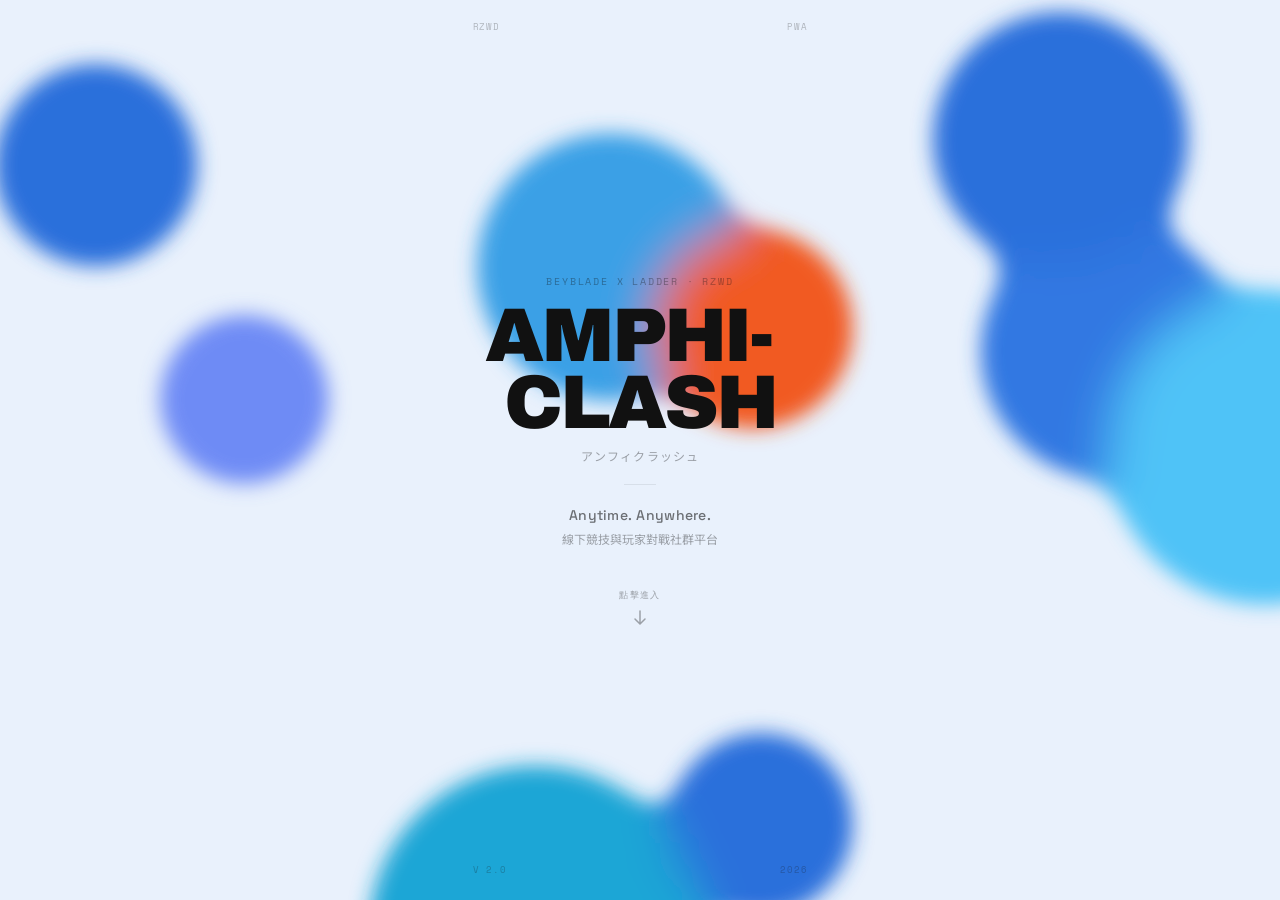
<file: index.html>
<!DOCTYPE html>
<html lang="zh-TW">
<head>
  <meta charset="UTF-8">
  <meta name="viewport" content="width=device-width, initial-scale=1.0">
  <meta http-equiv="Cache-Control" content="no-cache, no-store, must-revalidate">
  <meta http-equiv="Pragma" content="no-cache">
  <meta http-equiv="Expires" content="0">
  <title>AMPHICLASH — Landing</title>
  <link rel="stylesheet" href="_styles.css?v=20260624-10260624-1">
  <style>
    body { align-items: stretch; }

    .app-shell {
      min-height: 100vh;
      display: flex;
      flex-direction: column;
      align-items: center;
      justify-content: center;
      cursor: pointer;
      user-select: none;
      -webkit-tap-highlight-color: transparent;
    }

    /* ── L0 Art ── */
    .collage-art {
      position: absolute; inset: 0;
      overflow: hidden;
    }
    .ring-group {
      position: absolute;
      top: 50%; left: 52%;
      transform: translate(-50%, -60%);
    }
    .ring {
      position: absolute;
      border-radius: 50%;
      border: 1px solid rgba(20,20,24,0.12);
      transform: translate(-50%, -50%);
      top: 0; left: 0;
    }
    .ring--lg  { width: 520px; height: 520px; border-width: 1.5px; opacity: 0.55; }
    .ring--md  { width: 380px; height: 380px; opacity: 0.70; }
    .ring--sm  { width: 260px; height: 260px; opacity: 0.80; }
    .ring--xs  { width: 160px; height: 160px; border-width: 1.5px; opacity: 0.60; }
    .ring--dot { width: 12px;  height: 12px;  background: rgba(20,20,24,0.22); border: none; }

    /* tick marks */
    .ticks {
      position: absolute;
      width: 380px; height: 380px;
      top: 0; left: 0;
      transform: translate(-50%, -50%);
    }

    /* inked corner marks */
    .corner-mark {
      position: absolute;
      font-family: var(--f-mono);
      font-size: 9px;
      letter-spacing: 0.10em;
      color: rgba(26,26,26,0.28);
      text-transform: uppercase;
    }
    .corner-mark--tl { top: 20px; left: 20px; }
    .corner-mark--tr { top: 20px; right: 20px; text-align: right; }
    .corner-mark--bl { bottom: 24px; left: 20px; }
    .corner-mark--br { bottom: 24px; right: 20px; text-align: right; }

    /* ── Main content ── */
    .landing-content {
      position: relative;
      z-index: 5;
      display: flex;
      flex-direction: column;
      align-items: center;
      text-align: center;
      gap: 0;
      padding: 0 24px;
    }

    .landing-kicker {
      font-family: var(--f-mono);
      font-size: 10px;
      letter-spacing: 0.18em;
      color: var(--tx-3);
      text-transform: uppercase;
      margin-bottom: 14px;
    }

    .landing-title {
      font-family: var(--f-display);
      font-weight: 900;
      font-size: 76px;
      letter-spacing: -0.04em;
      line-height: 0.88;
      color: var(--tx);
      text-wrap: balance;
    }

    .landing-jp {
      font-family: var(--f-jp);
      font-size: 12px;
      color: var(--tx-3);
      letter-spacing: 0.10em;
      margin-top: 10px;
    }

    .landing-divider {
      width: 32px;
      height: 1px;
      background: var(--line);
      margin: 20px auto;
    }

    .landing-slogan {
      font-family: var(--f-ui);
      font-size: 14px;
      font-weight: 500;
      color: var(--tx-2);
      letter-spacing: 0.02em;
      line-height: 1.5;
    }

    .landing-sub {
      font-family: var(--f-ui);
      font-size: 12px;
      color: var(--tx-3);
      margin-top: 4px;
    }

    .landing-enter {
      margin-top: 40px;
      display: flex;
      flex-direction: column;
      align-items: center;
      gap: 6px;
    }
    .landing-enter span {
      font-family: var(--f-mono);
      font-size: 9px;
      letter-spacing: 0.16em;
      color: var(--tx-3);
      text-transform: uppercase;
    }
    .landing-arrow {
      width: 18px; height: 18px;
      color: var(--tx-3);
      animation: bounce 2s ease-in-out infinite;
    }
    @keyframes bounce {
      0%,100% { transform: translateY(0); }
      50%      { transform: translateY(4px); }
    }

    /* hover / tap flash */
    .app-shell:active { opacity: 0.85; }

    /* ═══ Gooey metaball background + veil ═══ */
    body { background: #e9f1fc !important; }
    .goo-stage { position: fixed; inset: 0; z-index: 0; filter: url(#goo); pointer-events: none; }
    .goo-defs  { position: absolute; width: 0; height: 0; }
    .blob      { position: absolute; border-radius: 50%; will-change: transform; }
    .goo-veil  { display: none; }
    body canvas { display: none !important; }
    .app-shell { position: relative; z-index: 2; }
  </style>
</head>
<body>
  <div class="goo-stage" id="goo-stage"></div>
  <div class="goo-veil"></div>
  <svg class="goo-defs" xmlns="http://www.w3.org/2000/svg" aria-hidden="true">
    <defs>
      <filter id="goo">
        <feGaussianBlur in="SourceGraphic" stdDeviation="22" result="blur"/>
        <feColorMatrix in="blur" mode="matrix" values="1 0 0 0 0  0 1 0 0 0  0 0 1 0 0  0 0 0 20 -8" result="goo"/>
        <feGaussianBlur in="goo" stdDeviation="10"/>
      </filter>
    </defs>
  </svg>
  <a class="app-shell skin-paper" href="Grid Hub.html" style="text-decoration:none; color:inherit;">

    <!-- L0 Collage -->
    <div class="collage">
      <div class="collage-art">
        <!-- concentric rings (beystadium) -->
        <div class="ring-group">
          <div class="ring ring--lg"></div>
          <div class="ring ring--md"></div>
          <div class="ring ring--sm"></div>
          <div class="ring ring--xs"></div>
          <div class="ring ring--dot"></div>

          <!-- SVG tick marks on the medium ring -->
          <svg class="ticks" viewBox="0 0 380 380" fill="none" xmlns="http://www.w3.org/2000/svg">
            <!-- 24 tick marks evenly around ring at r=190 -->
            <g stroke="rgba(20,20,24,0.18)" stroke-width="1">
              <line x1="190" y1="0"   x2="190" y2="14"/>
              <line x1="190" y1="366" x2="190" y2="380"/>
              <line x1="0"   y1="190" x2="14"  y2="190"/>
              <line x1="366" y1="190" x2="380" y2="190"/>
              <!-- diagonals at 45° -->
              <line x1="56"  y1="56"  x2="66"  y2="66"/>
              <line x1="314" y1="56"  x2="324" y2="66" transform="rotate(90,190,190) translate(0,0)"/>
              <line x1="56"  y1="314" x2="66"  y2="324" transform="scale(-1,1) translate(-380,0)"/>
              <line x1="314" y1="314" x2="324" y2="324" transform="scale(-1,-1) translate(-380,-380)"/>
            </g>
            <!-- center crosshair -->
            <g stroke="rgba(20,20,24,0.22)" stroke-width="1">
              <line x1="183" y1="190" x2="197" y2="190"/>
              <line x1="190" y1="183" x2="190" y2="197"/>
            </g>
          </svg>
        </div>

        <!-- ink splatters / abstract shapes -->
        <div style="position:absolute; top:62%; left:8%; width:60px; height:60px; border-radius:50%; border:1px solid rgba(20,20,24,0.08);"></div>
        <div style="position:absolute; top:18%; left:78%; width:30px; height:30px; border-radius:50%; background:rgba(20,20,24,0.04); border:1px solid rgba(20,20,24,0.10);"></div>

        <!-- small neon accent swatch (bottom-right) -->
        <div class="neon-block" style="width:3px; height:42px; bottom:100px; right:28px; opacity:0.55; border-radius:1px;"></div>
        <div class="neon-block" style="width:18px; height:3px; bottom:140px; right:24px; opacity:0.35; border-radius:1px;"></div>
      </div>

      <div class="layer-halftone"></div>
      <div class="layer-noise"></div>
      <div class="layer-scan"></div>
    </div>

    <!-- Corner marks -->
    <span class="corner-mark corner-mark--tl">RZWD</span>
    <span class="corner-mark corner-mark--tr">PWA</span>
    <span class="corner-mark corner-mark--bl">V 2.0</span>
    <span class="corner-mark corner-mark--br">2026</span>



    <!-- Main content -->
    <div class="landing-content">
      <p class="landing-kicker">BEYBLADE X LADDER · RZWD</p>
      <h1 class="landing-title">AMPHI&shy;CLASH</h1>
      <p class="landing-jp">アンフィクラッシュ</p>

      <div class="landing-divider"></div>

      <p class="landing-slogan">Anytime. Anywhere.</p>
      <p class="landing-sub">線下競技與玩家對戰社群平台</p>

      <div class="landing-enter">
        <span>點擊進入</span>
        <svg class="landing-arrow" viewBox="0 0 18 18" fill="none" xmlns="http://www.w3.org/2000/svg">
          <path d="M9 3v12M4 11l5 5 5-5" stroke="currentColor" stroke-width="1.5" stroke-linecap="round" stroke-linejoin="round"/>
        </svg>
      </div>
    </div>

  </a>
  <script>
  (function(){
    const stage = document.getElementById('goo-stage'); if(!stage) return;
    const W=()=>window.innerWidth, H=()=>window.innerHeight;
    const COLORS=['#2A6FDB','#3278E2','#1FA6D6','#4FC3F7','#6E8BF5','#2A6FDB','#3aa0e6','#F15A22','#2A6FDB'];
    const COUNT=COLORS.length, blobs=[];
    class Blob{
      constructor(i){ this.el=document.createElement('div'); this.el.className='blob';
        this.el.style.background=COLORS[i%COLORS.length]; stage.appendChild(this.el); this.reset(); }
      reset(){ this.r=70+Math.random()*120; this.x=Math.random()*W(); this.y=Math.random()*H();
        this.speed=2.4+Math.random()*1.8; const a=Math.random()*Math.PI*2;
        this.vx=Math.cos(a)*this.speed; this.vy=Math.sin(a)*this.speed;
        this.pulsePhase=Math.random()*Math.PI*2; this.pulseSpeed=0.7+Math.random()*0.9; this.baseR=this.r;
        this.wobPhase=Math.random()*Math.PI*2; this.wobSpeed=0.9+Math.random()*1.2; this.wobAmp=7+Math.random()*9;
        this.flowPhase=Math.random()*Math.PI*2; this.flowSpeed=0.010+Math.random()*0.014;
        this.moodPhase=Math.random()*Math.PI*2; this.moodSpeed=0.25+Math.random()*0.5; this.applySize(); }
      applySize(){ this.el.style.width=this.r*2+'px'; this.el.style.height=this.r*2+'px'; }
      update(t,bs){
        this.flowPhase+=this.flowSpeed;
        this.vx+=Math.cos(this.flowPhase)*0.24; this.vy+=Math.sin(this.flowPhase*1.3+0.7)*0.24;
        const myMood=Math.sin(t*this.moodSpeed+this.moodPhase);
        for(const o of bs){ if(o===this)continue;
          const dx=o.x-this.x,dy=o.y-this.y,d=Math.hypot(dx,dy)||1,range=this.r+o.r+150;
          if(d<range){ const oM=Math.sin(t*o.moodSpeed+o.moodPhase),mood=(myMood+oM)*0.5,f=(1-d/range)*mood*0.10;
            this.vx+=dx/d*f; this.vy+=dy/d*f;
            const near=(this.r+o.r)*0.55; if(d<near){ const push=(1-d/near)*0.30; this.vx-=dx/d*push; this.vy-=dy/d*push; } } }
        this.vx*=0.97; this.vy*=0.97; const sp=Math.hypot(this.vx,this.vy)||1,MIN=0.7,MAX=4.0;
        if(sp<MIN){const k=MIN/sp;this.vx*=k;this.vy*=k;} else if(sp>MAX){const k=MAX/sp;this.vx*=k;this.vy*=k;}
        this.x+=this.vx; this.y+=this.vy;
        if(this.x<-this.r*0.5||this.x>W()+this.r*0.5)this.vx*=-1;
        if(this.y<-this.r*0.5||this.y>H()+this.r*0.5)this.vy*=-1;
        const pulse=1+Math.sin(t*this.pulseSpeed+this.pulsePhase)*0.16; this.r=this.baseR*pulse; this.applySize();
        const wx=Math.sin(t*this.wobSpeed+this.wobPhase)*this.wobAmp, wy=Math.cos(t*this.wobSpeed*0.85+this.wobPhase)*this.wobAmp;
        this.el.style.transform='translate('+(this.x-this.r+wx)+'px,'+(this.y-this.r+wy)+'px)'; }
    }
    for(let i=0;i<COUNT;i++)blobs.push(new Blob(i));
    const reduce=window.matchMedia('(prefers-reduced-motion: reduce)').matches;
    let start=null;
    function loop(ts){ if(start===null)start=ts; const t=(ts-start)/1000; for(const b of blobs)b.update(t,blobs); if(!reduce)requestAnimationFrame(loop); }
    if(reduce){ for(const b of blobs)b.update(0,blobs); } else requestAnimationFrame(loop);
    window.addEventListener('resize',()=>{ for(const b of blobs){ b.x=Math.min(b.x,W()); b.y=Math.min(b.y,H()); } });
  })();
  </script>
</body>
</html>
</file>
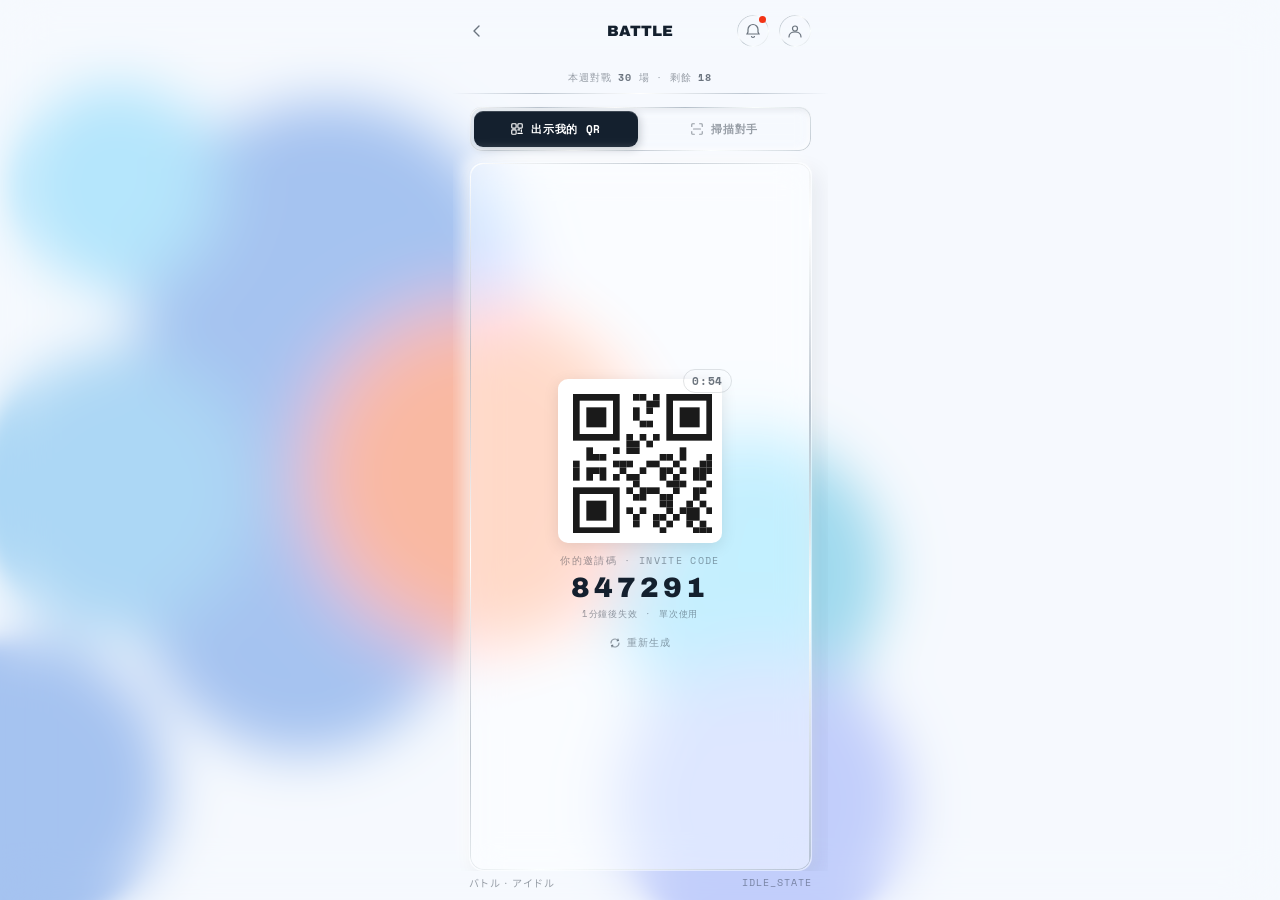
<file: Battle Idle.html>
<!DOCTYPE html>
<html lang="zh-TW">
<head>
  <meta charset="UTF-8">
  <meta name="viewport" content="width=device-width, initial-scale=1.0">
  <title>AMPHICLASH — Battle Idle</title>
  <link rel="stylesheet" href="_styles.css?v=20260624-1">
  <style>
    body { align-items: stretch; background: #ffffff; }
    /* center the header title */
    .app-header .logo {
      position: absolute; left: 50%; transform: translateX(-50%);
      pointer-events: none;
    }
    .app-shell {
      height: 100dvh;
      max-height: 100dvh;
      display: flex;
      flex-direction: column;
      overflow: hidden;
    }

    /* ── Status bar ── */
    .status-bar {
      display: flex;
      align-items: center;
      justify-content: space-between;
      padding: 10px 16px 8px;
      flex-shrink: 0;
      border-bottom: 1.5px solid transparent;
      border-image: linear-gradient(90deg, transparent 0%, rgba(140,155,170,0.55) 22%, rgba(255,255,255,0.95) 50%, rgba(140,155,170,0.55) 78%, transparent 100%) 1;
    }
    .ranked-chip {
      display: inline-flex;
      align-items: center;
      gap: 6px;
      padding: 5px 10px;
      border-radius: 8px;
      border: 1px solid var(--glass-bd);
      background: var(--glass-bg);
      font-family: var(--f-mono);
      font-size: 10px;
      font-weight: 700;
      letter-spacing: 0.08em;
      text-transform: uppercase;
      color: var(--tx-2);
    }
    .match-counter {
      font-family: var(--f-mono);
      font-size: 10px;
      color: var(--tx-3);
      letter-spacing: 0.08em;
    }
    .match-counter span {
      color: var(--tx-2);
      font-weight: 700;
    }

    /* ── Pager shell ── */
    .pager-shell {
      flex: 1;
      min-height: 0;
      position: relative;
      overflow: hidden;
    }

    /* Scroll track — fills pager-shell, leaves room for footer */
    .pager-track {
      position: absolute;
      top: 0; left: 0; right: 0;
      bottom: 52px; /* footer height */
      display: flex;
      overflow-x: scroll;
      overflow-y: hidden;
      scroll-snap-type: x mandatory;
      -webkit-overflow-scrolling: touch;
      scrollbar-width: none;
    }
    .pager-track::-webkit-scrollbar { display: none; }

    /* Each panel */
    .pager-panel {
      flex-shrink: 0;
      width: 100%;
      min-width: 100%;
      height: 100%;
      scroll-snap-align: start;
      padding: 14px 16px 0;
      display: flex;
      flex-direction: column;
      gap: 12px;
      overflow: hidden;
    }

    /* Footer pinned at bottom of pager-shell */
    .pager-footer {
      position: absolute;
      bottom: 0; left: 0; right: 0;
      height: 52px;
    }

    /* Panel label */
    .panel-label {
      display: flex;
      align-items: center;
      justify-content: space-between;
      flex-shrink: 0;
    }

    /* ── QR card ── */
    .qr-glass {
      flex: 1;
      min-height: 0;
      overflow-y: auto;
      -webkit-overflow-scrolling: touch;
      display: flex;
      flex-direction: column;
      align-items: center;
      justify-content: center;
      gap: 12px;
      padding: 14px 16px;
    }
    .qr-wrap {
      background: white;
      border-radius: 10px;
      padding: 10px;
      box-shadow: 0 4px 16px rgba(0,0,0,0.10);
      position: relative;
      flex-shrink: 0;
    }
    canvas#qrb { display: block; }

    .qr-timer {
      position: absolute;
      top: -10px; right: -10px;
      background: var(--bg);
      border: 1px solid var(--line);
      border-radius: 20px;
      padding: 3px 8px;
      font-family: var(--f-mono);
      font-size: 11px;
      font-weight: 700;
      color: var(--tx-2);
      letter-spacing: 0.06em;
    }

    .invite-code-block {
      text-align: center;
      flex-shrink: 0;
    }
    .invite-label {
      font-family: var(--f-mono);
      font-size: 9.5px;
      letter-spacing: 0.14em;
      text-transform: uppercase;
      color: var(--tx-3);
      margin-bottom: 6px;
    }
    .invite-code {
      font-family: var(--f-display);
      font-weight: 900;
      font-size: 28px;
      letter-spacing: 0.14em;
      color: var(--tx);
      line-height: 1;
    }
    .invite-code-sub {
      font-family: var(--f-mono);
      font-size: 9px;
      letter-spacing: 0.10em;
      color: var(--tx-3);
      text-transform: uppercase;
      margin-top: 5px;
    }
    .regen-btn {
      display: inline-flex;
      align-items: center;
      gap: 6px;
      font-family: var(--f-mono);
      font-size: 10px;
      letter-spacing: 0.10em;
      text-transform: uppercase;
      color: var(--tx-3);
      border: none;
      background: none;
      cursor: pointer;
      padding: 4px 0;
    }
    .regen-btn:hover { color: var(--tx-2); }

    /* ── Scan / Enter panel ── */
    .scan-glass {
      flex: 1;
      min-height: 0;
      overflow-y: auto;
      -webkit-overflow-scrolling: touch;
      display: flex;
      flex-direction: column;
      gap: 12px;
      padding: 16px;
    }

    /* QR scanner overlay (frosted, on-brand) */
    .scanner-overlay { position: fixed; inset: 0; z-index: 110; background: rgba(233,241,252,0.55); -webkit-backdrop-filter: blur(26px) saturate(150%); backdrop-filter: blur(26px) saturate(150%); display: flex; flex-direction: column; align-items: center; justify-content: center; gap: 22px; opacity: 0; pointer-events: none; transition: opacity .25s; }
    .scanner-overlay.show { opacity: 1; pointer-events: auto; }
    .scan-card { position: relative; padding: 26px; border-radius: 26px; background: rgba(255,255,255,0.6); box-shadow: 7px 9px 26px rgba(20,32,46,0.12), -6px -6px 18px rgba(255,255,255,0.8), inset 0 1px 0 rgba(255,255,255,0.95); display: flex; flex-direction: column; align-items: center; gap: 18px; }
    .scan-card::before { content: ''; position: absolute; inset: 0; border-radius: inherit; padding: 1.4px; background: var(--metal); -webkit-mask: linear-gradient(#000 0 0) content-box, linear-gradient(#000 0 0); mask: linear-gradient(#000 0 0) content-box, linear-gradient(#000 0 0); -webkit-mask-composite: xor; mask-composite: exclude; pointer-events: none; }
    .scan-frame { width: 210px; height: 210px; position: relative; border-radius: 18px; background: rgba(20,32,46,0.04); box-shadow: inset 3px 4px 10px rgba(20,32,46,0.10), inset -3px -3px 8px rgba(255,255,255,0.8); }
    .scan-corner { position: absolute; width: 26px; height: 26px; border: 2.5px solid var(--tx); opacity: .55; }
    .scan-corner.tl { top: 10px; left: 10px; border-right: none; border-bottom: none; border-radius: 8px 0 0 0; }
    .scan-corner.tr { top: 10px; right: 10px; border-left: none; border-bottom: none; border-radius: 0 8px 0 0; }
    .scan-corner.bl { bottom: 10px; left: 10px; border-right: none; border-top: none; border-radius: 0 0 0 8px; }
    .scan-corner.br { bottom: 10px; right: 10px; border-left: none; border-top: none; border-radius: 0 0 8px 0; }
    .scan-line { position: absolute; left: 16px; right: 16px; height: 2px; background: linear-gradient(90deg, transparent, var(--rk-champ), transparent); box-shadow: 0 0 8px color-mix(in srgb,var(--rk-champ) 60%,transparent); top: 16px; animation: scanMove 1.9s ease-in-out infinite; }
    @keyframes scanMove { 0%{top:16px;opacity:.3;} 15%{opacity:1;} 50%{top:calc(100% - 18px);opacity:1;} 85%{opacity:1;} 100%{top:16px;opacity:.3;} }
    .scan-hint { font-family: var(--f-mono); font-size: 10.5px; letter-spacing: .1em; color: var(--tx-3); text-transform: uppercase; }
    .scan-found { font-family: var(--f-mono); font-weight: 700; font-size: 11px; letter-spacing: .06em; color: var(--tx-2); opacity: 0; transition: opacity .3s; height: 0; }
    .scanner-overlay.found .scan-found { opacity: 1; height: auto; }
    .scanner-overlay.found .scan-hint { display: none; }
    .scanner-overlay.found .scan-line { animation: none; opacity: 0; }
    .scan-cancel { font-family: var(--f-mono); font-size: 11px; font-weight: 700; letter-spacing: .08em; text-transform: uppercase; color: var(--tx-2); background: rgba(255,255,255,0.6); border: none; box-shadow: 3px 4px 9px rgba(20,32,46,0.08), -3px -3px 7px rgba(255,255,255,0.85), inset 0 1px 0 rgba(255,255,255,0.9); border-radius: 100px; padding: 12px 28px; cursor: pointer; }

    .scan-btn-big {
      flex: 1;
      min-height: 120px;
      border-radius: 14px;
      border: none;
      background: rgba(255,255,255,0.5);
      box-shadow: 4px 5px 14px rgba(20,32,46,0.08), -4px -4px 11px rgba(255,255,255,0.85), inset 0 1px 0 rgba(255,255,255,0.92);
      display: flex;
      flex-direction: column;
      align-items: center;
      justify-content: center;
      gap: 10px;
      cursor: pointer;
      font-family: var(--f-mono);
      font-size: 10px;
      letter-spacing: 0.10em;
      text-transform: uppercase;
      color: var(--tx-2);
      transition: transform .12s;
    }
    .scan-btn-big:hover { transform: translateY(-1px); }
    .scan-btn-big:active { transform: scale(0.99); }
    .scan-icon {
      width: 44px; height: 44px; border-radius: 12px;
      background: rgba(255,255,255,0.6);
      box-shadow: inset 2px 3px 6px rgba(20,32,46,0.08), inset -2px -2px 5px rgba(255,255,255,0.85);
      color: var(--tx-2);
      display: flex; align-items: center; justify-content: center;
    }

    .or-divider {
      display: flex;
      align-items: center;
      gap: 10px;
      font-family: var(--f-mono);
      font-size: 9px;
      letter-spacing: 0.12em;
      text-transform: uppercase;
      color: var(--tx-3);
      flex-shrink: 0;
    }
    .or-divider::before, .or-divider::after {
      content: ''; flex: 1; height: 1px; background: var(--line);
    }

    .code-input {
      width: 100%;
      font-family: var(--f-mono);
      font-size: 22px;
      font-weight: 700;
      letter-spacing: 0.16em;
      text-align: center;
      text-transform: uppercase;
      padding: 14px 16px;
      border-radius: 12px;
      border: none;
      background: rgba(255,255,255,0.7);
      color: var(--tx);
      outline: none;
      box-shadow: inset 2px 3px 7px rgba(20,32,46,0.10), inset -2px -2px 6px rgba(255,255,255,0.85);
      transition: box-shadow .15s;
    }
    .code-input::placeholder { color: var(--tx-3); font-size: 13px; letter-spacing: 0.10em; }
    .code-input:focus { box-shadow: inset 2px 3px 8px rgba(20,32,46,0.14), inset -2px -2px 6px rgba(255,255,255,0.85); }
    /* confirm CTA — neumorphic ink, on-brand */
    #confirm-btn.vbtn--go {
      background: var(--tx) !important; color: #fff !important; border: none !important;
      box-shadow: 4px 5px 14px rgba(20,32,46,0.22), -3px -3px 9px rgba(255,255,255,0.5), inset 0 1px 0 rgba(255,255,255,0.16) !important;
    }
    /* scanner live camera feed */
    .scan-video { position: absolute; inset: 0; width: 100%; height: 100%; object-fit: cover; border-radius: inherit; }
    /* inline scanner inside the scan button */
    .scan-btn-big { position: relative; overflow: hidden; }
    .scan-idle { display: flex; flex-direction: column; align-items: center; gap: 10px; }
    .scan-btn-big .scan-video, .scan-btn-big .scan-corner, .scan-btn-big .scan-line, .scan-btn-big .scan-hint, .scan-btn-big .scan-found { display: none; }
    .scan-btn-big.scanning { background: #0c121a !important; box-shadow: none !important; color: #fff; }
    .scan-btn-big.scanning .scan-idle { display: none; }
    .scan-btn-big.scanning .scan-video { display: block; }
    .scan-btn-big.scanning .scan-corner { display: block; opacity: .9; border-color: #fff; z-index: 2; }
    .scan-btn-big.scanning .scan-line { display: block; z-index: 2; }
    .scan-btn-big.scanning .scan-hint { display: block; position: absolute; bottom: 12px; left: 0; right: 0; text-align: center; color: rgba(255,255,255,0.8); z-index: 2; }
    .scan-btn-big.scanning.found .scan-found { display: block; position: absolute; top: 14px; left: 0; right: 0; text-align: center; color: #fff; opacity: 1; height: auto; z-index: 2; }
    .scan-btn-big.scanning.found .scan-hint, .scan-btn-big.scanning.found .scan-line { display: none; }

    /* ── Dot indicator + bottom actions ── */
    .pager-footer {
      flex-shrink: 0;
      padding: 10px 16px 14px;
      display: flex;
      flex-direction: column;
      gap: 10px;
    }
    .dot-row {
      display: flex;
      align-items: center;
      justify-content: center;
      gap: 6px;
    }
    .dot {
      width: 6px; height: 6px;
      border-radius: 50%;
      background: var(--tx-3);
      transition: background .2s, transform .2s, width .2s;
      cursor: pointer;
    }
    .dot.active {
      background: var(--tx);
      width: 18px;
      border-radius: 3px;
    }

    /* panel-specific CTA button */
    .cta-btn-wrap {
      display: none;
    }
    .cta-btn-wrap.visible {
      display: block;
    }

    /* ── Peek hint arrows ── */
    .peek-hint {
      position: absolute;
      top: 50%;
      transform: translateY(-50%);
      width: 28px; height: 28px;
      border-radius: 50%;
      background: rgba(255,255,255,0.88);
      border: 1px solid var(--line);
      display: flex; align-items: center; justify-content: center;
      pointer-events: none;
      opacity: 0;
      transition: opacity .3s;
      z-index: 10;
    }
    .peek-hint--right { right: 6px; }
    .peek-hint--left  { left: 6px; }
    .peek-hint.show { opacity: 1; }

    .tech-row { flex-shrink: 0; }

    /* single-page idle area */
    .idle-area {
      flex: 1; min-height: 0;
      padding: 12px 16px 0;
      display: flex; flex-direction: column; gap: 10px;
      overflow: hidden;
    }
    .idle-area .qr-glass { gap: 10px; }
    .idle-area .scan-glass { gap: 12px; }

    /* segmented toggle */
    .seg-toggle {
      flex-shrink: 0; display: grid; grid-template-columns: 1fr 1fr; gap: 4px;
      padding: 4px; border-radius: 12px; position: relative;
      border: 1px solid transparent; background: var(--glass-bg);
      -webkit-backdrop-filter: blur(8px); backdrop-filter: blur(8px);
      box-shadow: inset 2px 3px 6px rgba(20,32,46,0.08), inset -2px -2px 5px rgba(255,255,255,0.85);
    }
    .seg-toggle::before {
      content: ''; position: absolute; inset: 0; border-radius: inherit; padding: 1px;
      background: var(--metal);
      -webkit-mask: linear-gradient(#000 0 0) content-box, linear-gradient(#000 0 0);
              mask: linear-gradient(#000 0 0) content-box, linear-gradient(#000 0 0);
      -webkit-mask-composite: xor; mask-composite: exclude; pointer-events: none; z-index: 1;
    }
    .seg-opt { position: relative; z-index: 2; }
    .seg-opt {
      display: flex; align-items: center; justify-content: center; gap: 7px;
      padding: 10px 8px; border-radius: 9px; cursor: pointer; border: none;
      background: transparent; color: var(--tx-3);
      font-family: var(--f-mono); font-size: 11px; font-weight: 700;
      letter-spacing: 0.06em; text-transform: uppercase; transition: all .15s;
    }
    .seg-opt.active { background: var(--tx); color: #fff; box-shadow: 2px 3px 9px rgba(20,32,46,0.22), inset 0 1px 0 rgba(255,255,255,0.18); }
    .seg-opt svg { width: 14px; height: 14px; }

    /* ═══ Gooey metaball background + veil ═══ */
    body.aqua-bg { background: #e9f1fc !important; }
    body.aqua-bg::after, body.aqua-bg::before { display: none !important; }
    .goo-stage { position: fixed; inset: 0; z-index: 0; filter: url(#goo); pointer-events: none; }
    .goo-defs  { position: absolute; width: 0; height: 0; }
    .blob      { position: absolute; border-radius: 50%; will-change: transform; }
    .goo-veil  { position: fixed; inset: 0; z-index: 1; pointer-events: none; background: rgba(255,255,255,0.58); -webkit-backdrop-filter: blur(26px); backdrop-filter: blur(26px); }
  </style>
</head>
<body class="aqua-bg skin-aqua">
  <div class="goo-stage" id="goo-stage"></div>
  <div class="goo-veil"></div>
  <svg class="goo-defs" xmlns="http://www.w3.org/2000/svg" aria-hidden="true">
    <defs>
      <filter id="goo">
        <feGaussianBlur in="SourceGraphic" stdDeviation="22" result="blur"/>
        <feColorMatrix in="blur" mode="matrix" values="1 0 0 0 0  0 1 0 0 0  0 0 1 0 0  0 0 0 20 -8" result="goo"/>
        <feGaussianBlur in="goo" stdDeviation="10"/>
      </filter>
    </defs>
  </svg>
  <div class="app-shell skin-aqua">

    <!-- Header -->
    <header class="app-header" style="flex-shrink:0;">
      <a href="Grid Hub.html" style="display:flex;align-items:center;gap:8px;color:var(--tx-2);text-decoration:none;font-family:var(--f-mono);font-size:11px;letter-spacing:0.06em;">
        <svg width="16" height="16" viewBox="0 0 16 16" fill="none"><path d="M10 3L5 8l5 5" stroke="currentColor" stroke-width="1.4" stroke-linecap="round" stroke-linejoin="round"/></svg>
      </a>
      <span class="logo">BATTLE</span>
      <div class="header-icons">
        <div class="header-icon" title="通知" onclick="showToast&&showToast('通知中心即將開放')" style="position:relative;cursor:pointer;">
          <svg width="16" height="16" viewBox="0 0 16 16" fill="none">
            <path d="M8 1.5a5 5 0 0 1 5 5v2.5l1 2H2l1-2V6.5a5 5 0 0 1 5-5z" stroke="currentColor" stroke-width="1.2" fill="none"/>
            <path d="M6.5 13a1.5 1.5 0 0 0 3 0" stroke="currentColor" stroke-width="1.2" fill="none"/>
          </svg>
          <span style="position:absolute;top:1px;right:3px;width:7px;height:7px;border-radius:50%;background:hsl(8 90% 52%);z-index:5;"></span>
        </div>
        <a href="Profile.html" class="header-icon" title="Profile">
          <svg width="16" height="16" viewBox="0 0 16 16" fill="none">
            <circle cx="8" cy="5.5" r="2.5" stroke="currentColor" stroke-width="1.2"/>
            <path d="M2 14c0-3.3 2.7-5 6-5s6 1.7 6 5" stroke="currentColor" stroke-width="1.2" stroke-linecap="round"/>
          </svg>
        </a>
      </div>
    </header>

    <!-- Status bar -->
    <div class="status-bar" style="justify-content:center;">
      <span class="match-counter">本週對戰 <span>30</span> 場 · 剩餘 <span>18</span></span>
    </div>

    <!-- Idle area: toggle between show-QR / scan -->
    <div class="idle-area">

      <!-- Mode toggle -->
      <div class="seg-toggle">
        <button class="seg-opt active" data-mode="qr" onclick="setMode('qr')">
          <svg viewBox="0 0 16 16" fill="none"><rect x="2" y="2" width="5" height="5" rx="1" stroke="currentColor" stroke-width="1.3"/><rect x="9" y="2" width="5" height="5" rx="1" stroke="currentColor" stroke-width="1.3"/><rect x="2" y="9" width="5" height="5" rx="1" stroke="currentColor" stroke-width="1.3"/><path d="M9 9h2M13 9v2M9 13h5" stroke="currentColor" stroke-width="1.3" stroke-linecap="round"/></svg>
          出示我的 QR
        </button>
        <button class="seg-opt" data-mode="scan" onclick="setMode('scan')">
          <svg viewBox="0 0 16 16" fill="none"><path d="M2 5V3a1 1 0 0 1 1-1h2M14 5V3a1 1 0 0 0-1-1h-2M2 11v2a1 1 0 0 0 1 1h2M14 11v2a1 1 0 0 1-1 1h-2M4 8h8" stroke="currentColor" stroke-width="1.3" stroke-linecap="round"/></svg>
          掃描對手
        </button>
      </div>

      <!-- View: show my QR -->
      <div class="glass qr-glass" id="view-qr" style="border-radius:14px;flex:1;overflow:visible;padding:16px;">
        <div class="qr-wrap">
          <canvas id="qrb" width="144" height="144"></canvas>
          <div class="qr-timer" id="qr-timer">0:58</div>
        </div>
        <div class="invite-code-block">
          <div class="invite-label">你的邀請碼 · INVITE CODE</div>
          <div class="invite-code" id="invite-code">847291</div>
          <div class="invite-code-sub">1分鐘後失效 · 單次使用</div>
        </div>
        <button class="regen-btn">
          <svg width="12" height="12" viewBox="0 0 12 12" fill="none">
            <path d="M2 6a4 4 0 0 1 7-2.6M10 6a4 4 0 0 1-7 2.6" stroke="currentColor" stroke-width="1.2" stroke-linecap="round"/>
            <path d="M9 2l.5 1.4-1.4.5" stroke="currentColor" stroke-width="1.2" stroke-linecap="round" stroke-linejoin="round"/>
            <path d="M3 10l-.5-1.4 1.4-.5" stroke="currentColor" stroke-width="1.2" stroke-linecap="round" stroke-linejoin="round"/>
          </svg>
          重新生成
        </button>
      </div>

      <!-- View: scan opponent -->
      <div class="glass scan-glass" id="view-scan" style="border-radius:14px;flex:1;display:none;">
        <button class="scan-btn-big" id="scan-surface" onclick="toggleScan()">
          <div class="scan-idle">
            <div class="scan-icon">
              <svg width="22" height="22" viewBox="0 0 22 22" fill="none">
                <rect x="2" y="2" width="7" height="7" rx="1" stroke="currentColor" stroke-width="1.4"/>
                <rect x="13" y="2" width="7" height="7" rx="1" stroke="currentColor" stroke-width="1.4"/>
                <rect x="2" y="13" width="7" height="7" rx="1" stroke="currentColor" stroke-width="1.4"/>
                <path d="M13 13h2v2h-2zM17 13h2M13 17h2M17 17h2v2h-2zM19 15h-2" stroke="currentColor" stroke-width="1.4" stroke-linecap="round"/>
              </svg>
            </div>
            掃描對方 QR CODE
          </div>
          <video class="scan-video" id="scan-video" autoplay playsinline muted></video>
          <span class="scan-corner tl"></span><span class="scan-corner tr"></span>
          <span class="scan-corner bl"></span><span class="scan-corner br"></span>
          <span class="scan-line"></span>
          <span class="scan-hint" id="scan-hint">對準對方 QR · 輕觸取消</span>
          <span class="scan-found" id="scan-found">已找到 Vortex</span>
        </button>

        <div class="or-divider">或手動輸入邀請碼</div>

        <input class="code-input" type="text" placeholder="輸入 6 位邀請碼" maxlength="6" id="code-input" inputmode="numeric" pattern="[0-9]*" />

        <button class="vbtn vbtn--go" id="confirm-btn" style="flex-shrink:0;opacity:0.45;pointer-events:none;" onclick="window.location='Battle Lobby.html'">
          確認 → 進入 Lobby
        </button>
      </div>

    </div><!-- /idle-area -->

    <!-- Tech row -->
    <div class="tech-row" style="padding:4px 16px 10px;flex-shrink:0;">
      <span class="jp" style="font-size:10px;letter-spacing:0.06em;">バトル · アイドル</span>
      <span>IDLE_STATE</span>
    </div>

  </div>

  <!-- QR canvas -->
  <script>
    (function() {
      const canvas = document.getElementById('qrb');
      const ctx = canvas.getContext('2d');
      const size = 150;
      const M = 21;
      const pad = 5;                        // quiet-zone px on each side
      const cell = (size - pad * 2) / M;    // modules fit within padded area
      const o = pad;                         // draw offset

      ctx.fillStyle = 'white';
      ctx.fillRect(0, 0, size, size);

      function finder(ox, oy) {
        ctx.fillStyle = '#1A1A1A';
        ctx.fillRect(o + ox*cell, o + oy*cell, 7*cell, 7*cell);
        ctx.fillStyle = 'white';
        ctx.fillRect(o + (ox+1)*cell, o + (oy+1)*cell, 5*cell, 5*cell);
        ctx.fillStyle = '#1A1A1A';
        ctx.fillRect(o + (ox+2)*cell, o + (oy+2)*cell, 3*cell, 3*cell);
      }
      finder(0,0); finder(14,0); finder(0,14);
      for (let i = 8; i <= 12; i++) {
        if (i % 2 === 0) {
          ctx.fillStyle = '#1A1A1A';
          ctx.fillRect(o + i*cell, o + 6*cell, cell, cell);
          ctx.fillRect(o + 6*cell, o + i*cell, cell, cell);
        }
      }
      let seed = 481 * 1103515245 + 12345;
      function rand() {
        seed = (seed * 1103515245 + 12345) & 0x7fffffff;
        return seed / 0x7fffffff;
      }
      ctx.fillStyle = '#1A1A1A';
      for (let r = 0; r < M; r++) {
        for (let c = 0; c < M; c++) {
          if (r < 8 && c < 8) continue;
          if (r < 8 && c > 12) continue;
          if (r > 12 && c < 8) continue;
          if (r === 6 || c === 6) continue;
          if (rand() > 0.53) ctx.fillRect(o + c*cell, o + r*cell, cell, cell);
        }
      }
    })();
  </script>

  <!-- QR countdown + regen -->
  <script>
    const CHARS = 'ABCDEFGHJKLMNPQRSTUVWXYZ23456789'; // no 0/O/1/I ambiguity
    function genCode() {
      let c = '';
      for (let i = 0; i < 6; i++) c += Math.floor(Math.random() * 10);
      return c;
    }

    let secs = 58;
    function updateTimer() {
      const m = Math.floor(secs / 60);
      const s = secs % 60;
      document.getElementById('qr-timer').textContent = m + ':' + String(s).padStart(2, '0');
      if (secs > 0) secs--;
    }
    updateTimer();
    setInterval(updateTimer, 1000);

    document.querySelector('.regen-btn').addEventListener('click', function() {
      document.getElementById('invite-code').textContent = genCode();
      secs = 58;
    });
  </script>

  <!-- Code input → enable CTA -->
  <script>
    function setMode(mode){
      const isQr = mode==='qr';
      document.getElementById('view-qr').style.display = isQr ? 'flex' : 'none';
      document.getElementById('view-scan').style.display = isQr ? 'none' : 'flex';
      document.querySelectorAll('.seg-opt').forEach(b=>b.classList.toggle('active', b.dataset.mode===mode));
    }
    const inp = document.getElementById('code-input');
    const btn = document.getElementById('confirm-btn');
    inp.addEventListener('input', function() {
      const v = this.value.trim().length >= 6;
      btn.style.opacity = v ? '1' : '0.45';
      btn.style.pointerEvents = v ? 'auto' : 'none';
    });
  </script>
  <script>
    let _scanT=null, _scanStream=null;
    function toggleScan(){ const s=document.getElementById('scan-surface'); if(s.classList.contains('scanning')) closeScanner(); else openScanner(); }
    function openScanner(){
      const s=document.getElementById('scan-surface'); s.classList.remove('found'); s.classList.add('scanning');
      const vid=document.getElementById('scan-video');
      if(navigator.mediaDevices&&navigator.mediaDevices.getUserMedia){
        navigator.mediaDevices.getUserMedia({video:{facingMode:'environment'}})
          .then(st=>{ _scanStream=st; vid.srcObject=st; })
          .catch(()=>{});
      }
      clearTimeout(_scanT);
      _scanT=setTimeout(()=>{ s.classList.add('found');
        _scanT=setTimeout(()=>{ stopScan(); window.location='Battle Lobby.html'; }, 950);
      }, 2600);
    }
    function stopScan(){ if(_scanStream){ _scanStream.getTracks().forEach(t=>t.stop()); _scanStream=null; } }
    function closeScanner(){ const s=document.getElementById('scan-surface'); s.classList.remove('scanning','found'); clearTimeout(_scanT); stopScan(); }
  </script>

  <!-- Gooey metaballs background -->
  <script>
  (function(){
    const stage = document.getElementById('goo-stage'); if(!stage) return;
    const W=()=>window.innerWidth, H=()=>window.innerHeight;
    const COLORS=['#2A6FDB','#3278E2','#1FA6D6','#4FC3F7','#6E8BF5','#2A6FDB','#3aa0e6','#F15A22','#2A6FDB'];
    const COUNT=COLORS.length, blobs=[];
    class Blob{
      constructor(i){ this.el=document.createElement('div'); this.el.className='blob';
        this.el.style.background=COLORS[i%COLORS.length]; stage.appendChild(this.el); this.reset(); }
      reset(){ this.r=70+Math.random()*120; this.x=Math.random()*W(); this.y=Math.random()*H();
        this.speed=2.4+Math.random()*1.8; const a=Math.random()*Math.PI*2;
        this.vx=Math.cos(a)*this.speed; this.vy=Math.sin(a)*this.speed;
        this.pulsePhase=Math.random()*Math.PI*2; this.pulseSpeed=0.7+Math.random()*0.9; this.baseR=this.r;
        this.wobPhase=Math.random()*Math.PI*2; this.wobSpeed=0.9+Math.random()*1.2; this.wobAmp=7+Math.random()*9;
        this.flowPhase=Math.random()*Math.PI*2; this.flowSpeed=0.010+Math.random()*0.014;
        this.moodPhase=Math.random()*Math.PI*2; this.moodSpeed=0.25+Math.random()*0.5; this.applySize(); }
      applySize(){ this.el.style.width=this.r*2+'px'; this.el.style.height=this.r*2+'px'; }
      update(t,bs){
        this.flowPhase+=this.flowSpeed;
        this.vx+=Math.cos(this.flowPhase)*0.24; this.vy+=Math.sin(this.flowPhase*1.3+0.7)*0.24;
        const myMood=Math.sin(t*this.moodSpeed+this.moodPhase);
        for(const o of bs){ if(o===this)continue;
          const dx=o.x-this.x,dy=o.y-this.y,d=Math.hypot(dx,dy)||1,range=this.r+o.r+150;
          if(d<range){ const oM=Math.sin(t*o.moodSpeed+o.moodPhase),mood=(myMood+oM)*0.5,f=(1-d/range)*mood*0.10;
            this.vx+=dx/d*f; this.vy+=dy/d*f;
            const near=(this.r+o.r)*0.55; if(d<near){ const push=(1-d/near)*0.30; this.vx-=dx/d*push; this.vy-=dy/d*push; } } }
        this.vx*=0.97; this.vy*=0.97; const sp=Math.hypot(this.vx,this.vy)||1,MIN=0.7,MAX=4.0;
        if(sp<MIN){const k=MIN/sp;this.vx*=k;this.vy*=k;} else if(sp>MAX){const k=MAX/sp;this.vx*=k;this.vy*=k;}
        this.x+=this.vx; this.y+=this.vy;
        if(this.x<-this.r*0.5||this.x>W()+this.r*0.5)this.vx*=-1;
        if(this.y<-this.r*0.5||this.y>H()+this.r*0.5)this.vy*=-1;
        const pulse=1+Math.sin(t*this.pulseSpeed+this.pulsePhase)*0.16; this.r=this.baseR*pulse; this.applySize();
        const wx=Math.sin(t*this.wobSpeed+this.wobPhase)*this.wobAmp, wy=Math.cos(t*this.wobSpeed*0.85+this.wobPhase)*this.wobAmp;
        this.el.style.transform='translate('+(this.x-this.r+wx)+'px,'+(this.y-this.r+wy)+'px)'; }
    }
    for(let i=0;i<COUNT;i++)blobs.push(new Blob(i));
    const reduce=window.matchMedia('(prefers-reduced-motion: reduce)').matches;
    let start=null;
    function loop(ts){ if(start===null)start=ts; const t=(ts-start)/1000; for(const b of blobs)b.update(t,blobs); if(!reduce)requestAnimationFrame(loop); }
    if(reduce){ for(const b of blobs)b.update(0,blobs); } else requestAnimationFrame(loop);
    window.addEventListener('resize',()=>{ for(const b of blobs){ b.x=Math.min(b.x,W()); b.y=Math.min(b.y,H()); } });
  })();
  </script>
</body>
</html>
</file>
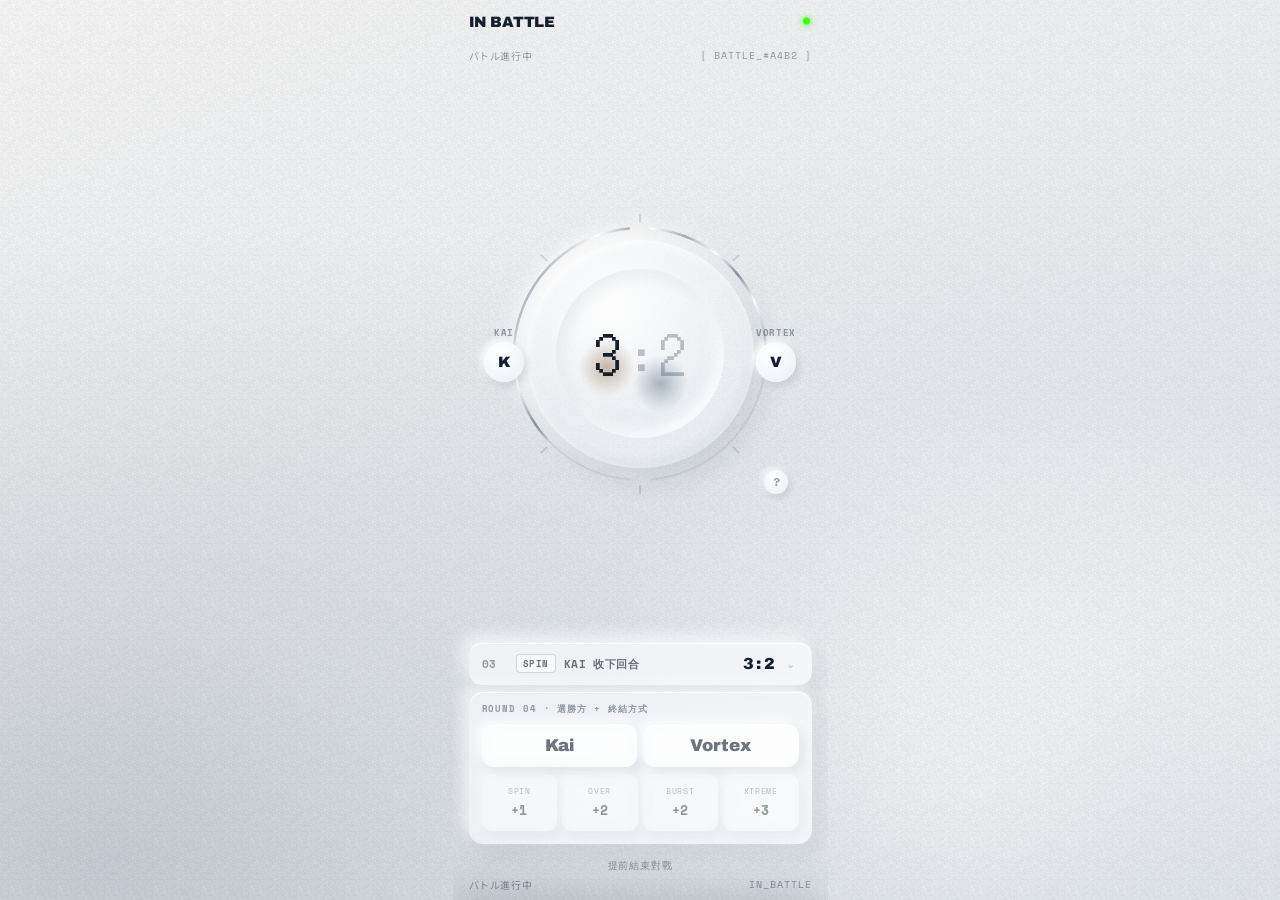
<file: Battle In Battle.html>
<!DOCTYPE html>
<html lang="zh-TW">
<head>
  <meta charset="UTF-8">
  <meta name="viewport" content="width=device-width, initial-scale=1.0">
  <title>AMPHICLASH — Battle In Battle (Radial)</title>
  <link rel="stylesheet" href="_styles.css?v=20260624-1">
  <link rel="preconnect" href="https://fonts.googleapis.com">
  <link rel="preconnect" href="https://fonts.gstatic.com" crossorigin>
  <link href="https://fonts.googleapis.com/css2?family=DotGothic16&display=swap" rel="stylesheet">
  <style>
    body { align-items: stretch; background: #ffffff; }
    .app-shell {
      height: 100dvh; max-height: 100dvh;
      display: flex; flex-direction: column; overflow: hidden;
    }

    .live-dot {
      width: 7px; height: 7px; border-radius: 50%;
      background: var(--neon); box-shadow: 0 0 6px var(--neon);
      animation: pulse 1.1s ease-in-out infinite; flex-shrink: 0;
    }

    /* ── Ring stage ── */
    .ring-stage {
      flex: 1; min-height: 0;
      display: flex; flex-direction: column;
      align-items: center; justify-content: center;
      padding: 6px 16px 4px; gap: 10px;
    }
    .ring-box { position: relative; width: 300px; max-width: 78vw; aspect-ratio: 1; }
    /* Air OS soft embossed knob plate */
    .dial-plate {
      position: absolute; inset: 12%; border-radius: 50%; z-index: 0;
      background: radial-gradient(circle at 38% 30%, rgba(255,255,255,0.92), rgba(244,248,251,0.55) 52%, rgba(230,237,245,0.35) 100%);
      box-shadow:
        10px 12px 28px rgba(20,32,46,0.10),
        -10px -10px 24px rgba(255,255,255,0.95),
        inset 2px 3px 10px rgba(255,255,255,0.85),
        inset -4px -5px 12px rgba(20,32,46,0.05);
    }
    .dial-plate::after {
      content: ''; position: absolute; inset: 13%; border-radius: 50%;
      box-shadow: inset 5px 6px 16px rgba(20,32,46,0.06), inset -5px -6px 14px rgba(255,255,255,0.9);
    }
    .ring-svg { width: 100%; height: 100%; display: block; overflow: visible; position: relative; z-index: 1; }

    /* progress arcs — thin gauge from 12 → 6 o'clock each side; leader's end cap = orange */
    /* metallic gauge ring + light octagon ticks */
    .gtick { stroke: rgba(20,32,46,0.14); stroke-width: 1.2; stroke-linecap: round; }
    .track { fill: none; stroke: rgba(20,32,46,0.07); stroke-width: 1.4; stroke-linecap: round; }
    .prog  { fill: none; stroke: url(#metalgrad); stroke-width: 1.6; stroke-linecap: round; }
    .cap   { fill: #8b9aac; }
    .cap.lead { fill: var(--rk-primus); filter: drop-shadow(0 0 3px color-mix(in srgb, var(--rk-primus) 55%, transparent)); }

    /* central battle arena — energy bloom canvas (two clashing tops) */
    .arena-canvas {
      position: absolute; top: 50%; left: 50%;
      width: 160px; height: 160px; margin: -80px 0 0 -80px;
      z-index: 1; pointer-events: none; border-radius: 50%;
      -webkit-mask: radial-gradient(circle, #000 62%, transparent 80%);
              mask: radial-gradient(circle, #000 62%, transparent 80%);
    }
    /* (decorative ring + score ticks defined above) */

    /* center read-out */
    .ring-center {
      position: absolute; inset: 0; z-index: 2;
      display: flex; flex-direction: column; align-items: center; justify-content: center;
      pointer-events: none; gap: 2px;
    }
    .ring-scores {
      display: flex; align-items: baseline; gap: 10px;
      font-family: var(--f-display); font-weight: 900; line-height: .8;
    }
    .rs-num { font-family: 'DotGothic16', var(--f-display); font-size: 52px; font-weight: 400; letter-spacing: 0; transition: color .25s; }
    .rs-num.lead  { color: var(--tx); }
    .rs-num.trail { color: rgba(20,32,46,0.26); }
    .rs-colon { font-family: 'DotGothic16', var(--f-display); font-size: 40px; color: rgba(20,32,46,0.26); transform: translateY(-2px); }
    .ring-goal {
      font-family: var(--f-mono); font-size: 9px; letter-spacing: .14em;
      text-transform: uppercase; color: var(--tx-3); margin-top: 8px;
    }

    /* name tags flanking the ring */
    .ring-name {
      position: absolute; top: 50%; transform: translateY(-50%); z-index: 2;
      display: flex; flex-direction: column; align-items: center; gap: 3px;
    }
    .ring-name--left  { left: -6px; }
    .ring-name--right { right: -6px; }
    .rn-av {
      width: 40px; height: 40px; border-radius: 50%;
      display: flex; align-items: center; justify-content: center;
      font-family: var(--f-display); font-weight: 900; font-size: 15px;
      color: var(--tx); border: 0;
      background: radial-gradient(circle at 38% 30%, #ffffff, #eaeff4);
      box-shadow: 3px 4px 9px rgba(20,32,46,0.12), -3px -3px 7px rgba(255,255,255,0.9), inset 1px 1px 2px rgba(255,255,255,0.85);
    }
    .rn-av--kai    { border-color: rgba(20,32,46,0.40);  color: var(--tx); }
    .rn-av--vortex { border-color: rgba(20,32,46,0.40); color: var(--tx); }
    .rn-label {
      font-family: var(--f-mono); font-size: 9px; font-weight: 700;
      letter-spacing: .06em; text-transform: uppercase; color: var(--tx-3);
    }

    /* ── Latest / collapsible log ── */
    .log-wrap { flex-shrink: 0; padding: 0 16px 6px; position: relative; }

    .latest-row {
      width: 100%; display: grid;
      grid-template-columns: 26px auto 1fr auto 16px;
      align-items: center; gap: 8px;
      padding: 11px 12px; border-radius: 13px; cursor: pointer;
      border: 1.5px solid var(--glass-bd); background: var(--glass-bg);
      -webkit-backdrop-filter: blur(8px); backdrop-filter: blur(8px);
      text-align: left; transition: border-color .15s;
    }
    .latest-row:hover { border-color: color-mix(in srgb, var(--tx-3) 40%, transparent); }
    .lr-num { font-family: var(--f-mono); font-size: 11px; font-weight: 700; color: var(--tx-3); }
    .lr-desc { font-family: var(--f-mono); font-size: 11px; font-weight: 700; letter-spacing:.04em; color: var(--tx-2); text-transform: uppercase; }
    .lr-score { font-family: var(--f-display); font-weight: 900; font-size: 16px; color: var(--tx); letter-spacing: -.02em; }
    .lr-chev { font-size: 13px; color: var(--tx-3); transition: transform .25s; text-align: center; }
    .log-wrap.open .lr-chev { transform: rotate(180deg); }

    .finish-tag {
      font-family: var(--f-mono); font-size: 9px; font-weight: 700;
      letter-spacing: .06em; text-transform: uppercase;
      padding: 2px 6px; border-radius: 4px; border: 1px solid; white-space: nowrap;
    }
    .finish-tag--burst  { color: hsl(8 95% 50%);   border-color: hsl(8 95% 75%);   background: hsl(8 95% 96%); }
    .finish-tag--over   { color: hsl(25 95% 45%);  border-color: hsl(25 95% 75%);  background: hsl(25 95% 96%); }
    .finish-tag--spin   { color: hsl(220 60% 45%); border-color: hsl(220 60% 75%); background: hsl(220 60% 96%); }
    .finish-tag--xtreme { color: #0c2b0e; border-color: rgba(57,255,20,.5); background: rgba(57,255,20,.08); }
    .finish-tag--ended  { color: var(--tx-3); border-color: var(--glass-bd); background: var(--glass-bg); }

    /* expanding panel */
    .full-log {
      max-height: 0; overflow: hidden;
      transition: opacity .22s ease, margin .22s ease;
      opacity: 0;
    }
    .log-wrap.open .full-log {
      max-height: 340px; opacity: 1; margin-top: 7px;
    }
    .full-log-inner {
      max-height: 340px; overflow-y: auto; -webkit-overflow-scrolling: touch;
      padding: 8px 12px; border-radius: 13px;
      border: 1.5px solid var(--glass-bd); background: var(--glass-bg);
      -webkit-backdrop-filter: blur(8px); backdrop-filter: blur(8px);
    }
    .round-row {
      display: grid; grid-template-columns: 22px 1fr auto 1fr 26px;
      align-items: center; gap: 4px; padding: 7px 0;
      border-bottom: 1px solid var(--line);
    }
    .round-row:last-child { border-bottom: none; }
    .round-header { padding: 2px 0 5px; opacity: .6; }
    .round-num { font-family: var(--f-mono); font-size: 9px; color: var(--tx-3); letter-spacing: .08em; text-align: center; }
    .round-winner { font-family: var(--f-mono); font-size: 10px; font-weight: 700; letter-spacing: .06em; text-transform: uppercase; }
    .round-winner--left  { color: var(--rk-champ); }
    .round-winner--right { color: var(--rk-primus); text-align: right; }
    .round-finish { display: flex; flex-direction: column; align-items: center; gap: 2px; }
    .round-score { font-family: var(--f-mono); font-size: 9px; font-weight: 700; color: var(--tx-3); text-align: center; white-space: nowrap; }
    .round-pts { font-family: var(--f-mono); font-size: 9px; font-weight: 700; color: var(--tx-3); text-align: right; }
    .round-pts--kai    { color: var(--rk-champ); }
    .round-pts--vortex { color: var(--rk-primus); }

    /* ── Round input ── */
    .input-wrap { flex-shrink: 0; padding: 0 16px 6px; }
    .input-glass { padding: 10px 12px 12px; border-radius: 14px; }
    .input-label {
      font-family: var(--f-mono); font-size: 9px; font-weight: 700;
      letter-spacing: .10em; text-transform: uppercase; color: var(--tx-3);
      margin-bottom: 8px;
    }
    .player-btns { display: grid; grid-template-columns: 1fr 1fr; gap: 6px; margin-bottom: 7px; }
    .player-btn {
      padding: 12px 8px; border-radius: 12px; cursor: pointer;
      font-family: var(--f-display); font-weight: 900; font-size: 17px;
      border: 1.5px solid var(--glass-bd); background: var(--glass-bg);
      color: var(--tx-2); transition: all .15s; text-align: center; line-height: 1;
    }
    .player-btn.selected {
      border-color: color-mix(in srgb, var(--rk-champ) 55%, transparent);
      background: color-mix(in srgb, var(--rk-champ) 08%, transparent);
      color: var(--rk-champ);
    }
    .player-btn.selected--opp {
      border-color: color-mix(in srgb, var(--rk-primus) 55%, transparent);
      background: color-mix(in srgb, var(--rk-primus) 08%, transparent);
      color: var(--rk-primus);
    }
    .finish-grid { display: grid; grid-template-columns: 1fr 1fr 1fr 1fr; gap: 5px; }
    .finish-btn {
      padding: 10px 4px; border-radius: 10px;
      border: 1.5px solid var(--glass-bd); background: var(--glass-bg);
      cursor: pointer; display: flex; flex-direction: column; align-items: center; gap: 3px;
      transition: all .12s; opacity: .45;
    }
    .finish-btn.ready { opacity: 1; }
    .finish-btn.selected-fin { opacity: 1; }
    .finish-btn__type { font-family: var(--f-mono); font-size: 8px; letter-spacing: .08em; text-transform: uppercase; }
    .finish-btn__pts { font-family: var(--f-mono); font-size: 13px; font-weight: 700; color: var(--tx); }
    .finish-btn--burst  { border-color: hsl(8 95% 80%); background: hsl(8 95% 97%); }
    .finish-btn--burst  .finish-btn__type { color: hsl(8 95% 55%); }
    .finish-btn--burst.selected-fin  { background: hsl(8 95% 93%); border-color: hsl(8 95% 60%); }
    .finish-btn--over   { border-color: hsl(25 95% 80%); background: hsl(25 95% 97%); }
    .finish-btn--over   .finish-btn__type { color: hsl(25 95% 45%); }
    .finish-btn--over.selected-fin  { background: hsl(25 95% 92%); border-color: hsl(25 95% 60%); }
    .finish-btn--spin   { border-color: hsl(220 60% 78%); background: hsl(220 60% 97%); }
    .finish-btn--spin   .finish-btn__type { color: hsl(220 60% 48%); }
    .finish-btn--spin.selected-fin  { background: hsl(220 60% 93%); border-color: hsl(220 60% 60%); }
    .finish-btn--xtreme { border-color: rgba(57,255,20,.35); background: rgba(57,255,20,.05); }
    .finish-btn--xtreme .finish-btn__type { color: #1a7a0a; }
    .finish-btn--xtreme .finish-btn__pts  { color: #0c2b0e; }
    .finish-btn--xtreme.selected-fin { background: rgba(57,255,20,.12); border-color: rgba(57,255,20,.6); }
    .end-btn {
      font-family: var(--f-mono); font-size: 10px; letter-spacing: .08em;
      text-transform: uppercase; color: var(--tx-3);
      background: none; border: none; cursor: pointer;
      padding: 8px 0 2px; width: 100%; text-align: center;
    }

    /* ── Victory overlay ── */
    .victory-overlay {
      position: fixed; inset: 0; z-index: 50;
      display: flex; flex-direction: column; align-items: center; justify-content: center;
      padding: 32px 24px; gap: 8px;
      background: rgba(255,255,255,0.92);
      -webkit-backdrop-filter: blur(20px) saturate(180%); backdrop-filter: blur(20px) saturate(180%);
      opacity: 0; pointer-events: none; transition: opacity .4s ease;
    }
    .victory-overlay.show { opacity: 1; pointer-events: auto; }
    .victory-label { font-family: var(--f-mono); font-size: 9px; font-weight: 700; letter-spacing: .20em; text-transform: uppercase; color: var(--tx-3); }
    .victory-name  { font-family: var(--f-display); font-weight: 900; font-size: 58px; letter-spacing: -0.04em; line-height: .88; color: var(--tx); }
    .victory-score { font-family: var(--f-display); font-weight: 900; font-size: 20px; letter-spacing: -0.02em; color: var(--tx-3); margin-top: 6px; }
    .victory-finish { font-family: var(--f-mono); font-size: 9.5px; letter-spacing: .12em; text-transform: uppercase; color: var(--tx-3); }
    .victory-elo { font-family: var(--f-mono); font-size: 11px; font-weight: 700; letter-spacing: .06em; color: #1a7a0a; margin-top: 4px; }

    /* ════════════════ SKIN: AQUA — crystal glass system ════════════════ */
    .skin-aqua {
      --glass-bg: rgba(251,251,251,0.06);
      --glass-bd: rgba(251,251,251,0.55);
      --glass-hi: rgba(251,251,251,0.75);
      --tx:   #14202e;
      --tx-2: rgba(20,32,46,0.62);
      --tx-3: rgba(20,32,46,0.42);
      --line: rgba(20,32,46,0.12);
      --metal: linear-gradient(135deg,
        rgba(255,255,255,0.99) 0%, rgba(150,164,178,0.55) 18%,
        rgba(255,255,255,0.93) 38%, rgba(126,142,158,0.50) 56%,
        rgba(252,255,255,0.97) 74%, rgba(148,164,178,0.56) 100%);
    }
    /* flowing white gradient + drifting light + grain */
    body.aqua-bg {
      background:
        radial-gradient(135% 110% at 82% 72%, rgba(255,255,255,0.9) 0%, rgba(232,238,245,0.5) 26%, transparent 52%),
        radial-gradient(130% 120% at 8% 96%, rgba(150,162,176,0.40) 0%, rgba(150,162,176,0.18) 30%, transparent 62%),
        linear-gradient(158deg, #ffffff 0%, #f3f5f8 48%, #e8ecf1 100%) !important;
      background-attachment: fixed !important;
    }
    body.aqua-bg::after {
      content: ''; position: fixed; z-index: 0; pointer-events: none;
      width: 70vh; height: 70vh; top: 50%; left: 50%;
      border-radius: 50%; filter: blur(50px);
      background: radial-gradient(circle, rgba(255,255,255,0.6), rgba(226,234,244,0.25) 48%, transparent 72%);
      animation: lightDrift 14s ease-in-out infinite;
    }
    @keyframes lightDrift {
      0%,100% { transform: translate(-20%,-70%) scale(1); }
      50%     { transform: translate(-80%,-30%) scale(1.2); }
    }
    body.aqua-bg::before {
      content: ''; position: fixed; inset: 0; z-index: 1; pointer-events: none;
      opacity: 0.45;
      background-image: url("assets/grain.png");
      background-size: 48px 48px; background-repeat: repeat;
    }
    @media (prefers-reduced-motion: reduce) { body.aqua-bg::after { animation: none; } }
    .app-shell.skin-aqua { position: relative; z-index: 2; }

    /* crystal glass surfaces — metallic edge via ::before mask */
    .skin-aqua .glass,
    .skin-aqua .latest-row,
    .skin-aqua .full-log-inner {
      position: relative;
      background: rgba(255,255,255,0.62) !important;
      border-color: transparent !important;
      -webkit-backdrop-filter: blur(16px) saturate(150%); backdrop-filter: blur(16px) saturate(150%);
      box-shadow:
        7px 9px 22px rgba(20,32,46,0.08),
        -6px -6px 16px rgba(255,255,255,0.75),
        inset 0 1px 0 rgba(255,255,255,0.95);
    }
    .skin-aqua .glass::before,
    .skin-aqua .latest-row::before,
    .skin-aqua .full-log-inner::before { display: none; }
    .skin-aqua .latest-row > *, .skin-aqua .glass > * { position: relative; z-index: 2; }
    .skin-aqua .latest-row:hover { border-color: transparent !important; }
    .skin-aqua .player-btn,
    .skin-aqua .finish-btn {
      position: relative;
      background: rgba(255,255,255,0.55) !important;
      border-color: transparent !important;
      box-shadow: 4px 5px 12px rgba(20,32,46,0.07), -4px -4px 10px rgba(255,255,255,0.8), inset 0 1px 0 rgba(255,255,255,0.9);
      -webkit-backdrop-filter: blur(8px); backdrop-filter: blur(8px);
    }
    .skin-aqua .player-btn.selected {
      color: var(--tx) !important;
      background: rgba(255,255,255,0.92) !important;
      box-shadow: inset 2px 3px 7px rgba(20,32,46,0.08), inset -2px -2px 6px rgba(255,255,255,0.85) !important;
    }
    .skin-aqua .finish-btn.selected-fin {
      box-shadow: inset 2px 3px 7px rgba(20,32,46,0.08), inset -2px -2px 6px rgba(255,255,255,0.85) !important;
    }
    /* metallic edge on pressed state */
    .skin-aqua .player-btn.selected::before,
    .skin-aqua .finish-btn.selected-fin::before {
      content: ''; position: absolute; inset: 0; border-radius: inherit; padding: 1px;
      background: var(--metal);
      -webkit-mask: linear-gradient(#000 0 0) content-box, linear-gradient(#000 0 0);
              mask: linear-gradient(#000 0 0) content-box, linear-gradient(#000 0 0);
      -webkit-mask-composite: xor; mask-composite: exclude;
      pointer-events: none; z-index: 3; display: block !important;
    }
    .skin-aqua .app-header { background: transparent; -webkit-backdrop-filter: none; backdrop-filter: none; border: 0; }

    /* monochrome the log tags/figures to match the single-orange language */
    .skin-aqua .finish-tag { color: var(--tx-2) !important; border-color: rgba(20,32,46,0.16) !important; background: rgba(255,255,255,0.55) !important; }
    .skin-aqua .finish-btn__type { color: var(--tx-2) !important; }
    .skin-aqua .round-winner--left, .skin-aqua .round-winner--right { color: var(--tx-2) !important; }
    .skin-aqua .round-pts--kai, .skin-aqua .round-pts--vortex { color: var(--tx-3) !important; }

    /* ── Scorecard bottom sheet ── */
    .sheet-backdrop { position: absolute; inset: 0; z-index: 39; background: rgba(20,32,46,0.16); -webkit-backdrop-filter: blur(2px); backdrop-filter: blur(2px); opacity: 0; pointer-events: none; transition: opacity .3s ease; }
    .sheet-backdrop.open { opacity: 1; pointer-events: auto; }
    .log-sheet {
      position: absolute; left: 0; right: 0; bottom: 0; z-index: 40;
      max-height: 70vh; display: flex; flex-direction: column;
      padding: 8px 16px 20px;
      background: rgba(255,255,255,0.9);
      -webkit-backdrop-filter: blur(22px) saturate(160%); backdrop-filter: blur(22px) saturate(160%);
      border-radius: 24px 24px 0 0;
      box-shadow: 0 -12px 44px rgba(20,32,46,0.16), inset 0 1px 0 rgba(255,255,255,0.95);
      transform: translateY(102%); transition: transform .36s cubic-bezier(.2,.85,.25,1);
    }
    .log-sheet.open { transform: translateY(0); }
    .sheet-grab { width: 38px; height: 4px; border-radius: 3px; background: rgba(20,32,46,0.16); margin: 4px auto 12px; }
    .sheet-head { display: flex; justify-content: space-between; align-items: center; margin-bottom: 10px; font-family: var(--f-mono); font-size: 11px; font-weight: 700; letter-spacing: .1em; text-transform: uppercase; color: var(--tx-2); }
    .sheet-head button { background: none; border: 0; font-size: 15px; color: var(--tx-3); cursor: pointer; padding: 4px; line-height: 1; }
    .log-sheet .full-log-inner { max-height: none; overflow-y: auto; -webkit-overflow-scrolling: touch; background: transparent !important; box-shadow: none !important; border: 0 !important; padding: 0 !important; -webkit-backdrop-filter: none !important; backdrop-filter: none !important; }

    /* ── Help button + rules modal ── */
    .help-btn {
      position: absolute; right: 2px; bottom: 10px; z-index: 4; pointer-events: auto;
      width: 24px; height: 24px; border-radius: 50%; border: 0; cursor: pointer;
      background: radial-gradient(circle at 38% 32%, #ffffff, #e9eef3);
      box-shadow: 2px 3px 7px rgba(20,32,46,0.14), -2px -2px 6px rgba(255,255,255,0.9);
      font-family: var(--f-mono); font-size: 12px; font-weight: 700; color: var(--tx-3);
      display: flex; align-items: center; justify-content: center; line-height: 1;
    }
    .help-btn:hover { color: var(--tx); }
    .rules-backdrop { position: absolute; inset: 0; z-index: 41; background: rgba(20,32,46,0.18); -webkit-backdrop-filter: blur(3px); backdrop-filter: blur(3px); opacity: 0; pointer-events: none; transition: opacity .25s ease; }
    .rules-backdrop.open { opacity: 1; pointer-events: auto; }
    .rules-modal {
      position: absolute; z-index: 42; left: 50%; top: 50%;
      transform: translate(-50%,-46%) scale(.96);
      width: min(300px, 84%); padding: 22px 20px 18px; border-radius: 22px;
      background: rgba(255,255,255,0.95); -webkit-backdrop-filter: blur(22px); backdrop-filter: blur(22px);
      box-shadow: 0 20px 50px rgba(20,32,46,0.22), inset 0 1px 0 rgba(255,255,255,0.95);
      opacity: 0; pointer-events: none; transition: opacity .25s ease, transform .25s ease;
    }
    .rules-modal.open { opacity: 1; pointer-events: auto; transform: translate(-50%,-50%) scale(1); }
    .rules-title { font-family: var(--f-display); font-weight: 900; font-size: 18px; color: var(--tx); }
    .rules-sub { font-family: var(--f-mono); font-size: 9px; letter-spacing: .14em; text-transform: uppercase; color: var(--tx-3); margin: 3px 0 14px; }
    .rules-line { display: flex; justify-content: space-between; align-items: center; padding: 8px 0; border-bottom: 1px solid var(--line); font-family: var(--f-mono); font-size: 12px; color: var(--tx-2); letter-spacing: .04em; }
    .rules-line:last-of-type { border-bottom: 0; }
    .rules-pt { font-weight: 700; color: var(--rk-primus); }
    .rules-note { font-size: 11.5px; color: var(--tx-3); line-height: 1.55; margin-top: 12px; text-wrap: pretty; }
    .rules-ok { margin-top: 16px; width: 100%; padding: 11px; border: 0; border-radius: 12px; cursor: pointer; background: #14202e; color: #fff; font-family: var(--f-mono); font-size: 11px; letter-spacing: .12em; text-transform: uppercase; }
  </style>
</head>
<body class="aqua-bg">
  <div class="app-shell skin-aqua">

    <!-- Header -->
    <header class="app-header" style="flex-shrink:0;">
      <span class="logo">IN BATTLE</span>
      <div class="live-dot" style="position:absolute;right:18px;top:50%;transform:translateY(-50%);"></div>
    </header>

    <div class="tech-row" style="padding:6px 16px 0;flex-shrink:0;">
      <span class="jp" style="font-size:10px;letter-spacing:.06em;">バトル進行中</span>
      <span id="battle-id">[ BATTLE_#A4B2 ]</span>
    </div>

    <!-- Ring scoreboard -->
    <div class="ring-stage">
      <div class="ring-box">
        <div class="dial-plate"></div>
        <svg class="ring-svg" viewBox="0 0 200 200" id="ring-svg" aria-hidden="true"></svg>
        <canvas class="arena-canvas" id="arena-canvas" width="220" height="220" aria-hidden="true"></canvas>

        <div class="ring-name ring-name--left">
          <div class="rn-label">Kai</div>
          <div class="rn-av rn-av--kai">K</div>
        </div>
        <div class="ring-name ring-name--right">
          <div class="rn-label">Vortex</div>
          <div class="rn-av rn-av--vortex">V</div>
        </div>

        <div class="ring-center">
          <div class="ring-scores">
            <span class="rs-num rs-num--kai" id="score-kai">3</span>
            <span class="rs-colon">:</span>
            <span class="rs-num rs-num--vortex" id="score-vortex">2</span>
          </div>
          <button class="help-btn" onclick="toggleRules()" aria-label="玩法說明">?</button>
        </div>
      </div>
    </div>

    <!-- Latest summary (tap to open scorecard sheet) -->
    <div class="log-wrap" id="log-wrap">
      <button class="latest-row" onclick="toggleLog()">
        <span class="lr-num" id="lr-num">03</span>
        <span class="finish-tag finish-tag--spin" id="lr-tag">SPIN</span>
        <span class="lr-desc" id="lr-desc">Kai 收下回合</span>
        <span class="lr-score" id="lr-score">3 : 2</span>
        <span class="lr-chev">⌄</span>
      </button>
    </div>

    <!-- Scorecard bottom sheet -->
    <div class="sheet-backdrop" id="sheet-backdrop" onclick="toggleLog()"></div>
    <div class="log-sheet" id="log-sheet">
      <div class="sheet-grab"></div>
      <div class="sheet-head">
        <span>SCORECARD · 全回合</span>
        <button onclick="toggleLog()" aria-label="close">✕</button>
      </div>
      <div class="full-log-inner">
          <div class="round-row round-header">
            <span class="round-num">#</span>
            <span style="font-family:var(--f-mono);font-size:9px;color:var(--tx-2);letter-spacing:.08em;text-transform:uppercase;">KAI</span>
            <span style="font-family:var(--f-mono);font-size:9px;color:var(--tx-3);letter-spacing:.08em;text-transform:uppercase;text-align:center;">FINISH</span>
            <span style="font-family:var(--f-mono);font-size:9px;color:var(--tx-2);letter-spacing:.08em;text-transform:uppercase;text-align:right;">VORTEX</span>
            <span class="round-num">PT</span>
          </div>
          <div id="rounds-log">
            <div class="round-row">
              <span class="round-num">01</span>
              <span class="round-winner round-winner--left">WIN</span>
              <div class="round-finish"><span class="finish-tag finish-tag--burst">BURST</span><span class="round-score">2 : 0</span></div>
              <span class="round-winner round-winner--right"></span>
              <span class="round-pts round-pts--kai">+2</span>
            </div>
            <div class="round-row">
              <span class="round-num">02</span>
              <span class="round-winner round-winner--left"></span>
              <div class="round-finish"><span class="finish-tag finish-tag--over">OVER</span><span class="round-score">2 : 2</span></div>
              <span class="round-winner round-winner--right">WIN</span>
              <span class="round-pts round-pts--vortex">+2</span>
            </div>
            <div class="round-row">
              <span class="round-num">03</span>
              <span class="round-winner round-winner--left">WIN</span>
              <div class="round-finish"><span class="finish-tag finish-tag--spin">SPIN</span><span class="round-score">3 : 2</span></div>
              <span class="round-winner round-winner--right"></span>
              <span class="round-pts round-pts--kai">+1</span>
            </div>
          </div>
      </div>
    </div>

    <!-- Round input -->
    <div class="input-wrap">
      <div class="glass input-glass">
        <div class="input-label" id="input-title">ROUND 04 · 選勝方 + 終結方式</div>
        <div class="player-btns">
          <button class="player-btn" id="btn-kai" onclick="selectPlayer('kai')">Kai</button>
          <button class="player-btn" id="btn-vortex" onclick="selectPlayer('vortex')">Vortex</button>
        </div>
        <div class="finish-grid">
          <div class="finish-btn finish-btn--spin"   id="fin-spin"   onclick="selectFinish('spin',1)">
            <span class="finish-btn__type">SPIN</span><span class="finish-btn__pts">+1</span>
          </div>
          <div class="finish-btn finish-btn--over"   id="fin-over"   onclick="selectFinish('over',2)">
            <span class="finish-btn__type">OVER</span><span class="finish-btn__pts">+2</span>
          </div>
          <div class="finish-btn finish-btn--burst"  id="fin-burst"  onclick="selectFinish('burst',2)">
            <span class="finish-btn__type">BURST</span><span class="finish-btn__pts">+2</span>
          </div>
          <div class="finish-btn finish-btn--xtreme" id="fin-xtreme" onclick="selectFinish('xtreme',3)">
            <span class="finish-btn__type">XTREME</span><span class="finish-btn__pts">+3</span>
          </div>
        </div>
      </div>
    </div>

    <div style="flex-shrink:0;padding:0 16px;">
      <button class="end-btn" onclick="endBattle()">提前結束對戰</button>
    </div>

    <div class="tech-row" style="padding:2px 16px 8px;flex-shrink:0;">
      <span class="jp" style="font-size:10px;letter-spacing:.06em;">バトル進行中</span>
      <span>IN_BATTLE</span>
    </div>
  </div>

  <!-- Rules modal -->
  <div class="rules-backdrop" id="rules-backdrop" onclick="toggleRules()"></div>
  <div class="rules-modal" id="rules-modal">
    <div class="rules-title">玩法說明</div>
    <div class="rules-sub">How to play · 先到 4 分勝</div>
    <div class="rules-line"><span>SPIN FINISH</span><span class="rules-pt">+1</span></div>
    <div class="rules-line"><span>OVER FINISH</span><span class="rules-pt">+2</span></div>
    <div class="rules-line"><span>BURST FINISH</span><span class="rules-pt">+2</span></div>
    <div class="rules-line"><span>XTREME FINISH</span><span class="rules-pt">+3</span></div>
    <div class="rules-note">每回合選擇勝方與終結方式記分，最先累積到 4 分者獲勝。點下方最新一列可展開完整 scorecard。</div>
    <button class="rules-ok" onclick="toggleRules()">了解</button>
  </div>

  <!-- Victory overlay -->
  <div class="victory-overlay" id="victory-overlay">
    <div class="victory-label">WINNER</div>
    <div class="victory-name" id="vic-name">Kai</div>
    <div class="victory-score" id="vic-score">4 : 2</div>
    <div class="victory-finish" id="vic-finish">終結 · BURST FINISH</div>
    <div class="victory-elo" id="vic-elo">積分 +18</div>
    <div style="display:flex;flex-direction:column;gap:8px;width:100%;max-width:300px;margin-top:14px;">
      <a href="Battle Result.html" class="vbtn vbtn--go" style="text-decoration:none;">查看結果</a>
      <button class="vbtn vbtn--ghost" onclick="document.getElementById('victory-overlay').classList.remove('show')">繼續觀看</button>
    </div>
  </div>

  <!-- Logic -->
  <script>
    const WIN_TO = 4;
    const FIN_LABEL = { spin:'SPIN', over:'OVER', burst:'BURST', xtreme:'XTREME', ended:'END' };
    const state = { kai: 3, vortex: 2, selectedPlayer: null, selectedFinish: null, roundNum: 4 };

    /* ── Build segmented ring ── */
    const CX = 100, CY = 100, R = 84, GAP = 4, SEG = 45, TPS = 18; // R = metallic gauge ring radius (outside plate)
    function polar(deg){ const a = deg * Math.PI/180; return [CX + R*Math.cos(a), CY + R*Math.sin(a)]; }
    function arc(a0, a1){
      const [x0,y0] = polar(a0), [x1,y1] = polar(a1);
      const large = Math.abs(a1-a0) > 180 ? 1 : 0;
      const sweep = a1 > a0 ? 1 : 0;
      return `M${x0.toFixed(2)} ${y0.toFixed(2)} A${R} ${R} 0 ${large} ${sweep} ${x1.toFixed(2)} ${y1.toFixed(2)}`;
    }
    function buildRing(){
      const svg = document.getElementById('ring-svg');
      const pol = (deg, r) => { const a = deg*Math.PI/180; return [CX + r*Math.cos(a), CY + r*Math.sin(a)]; };
      let html = '';
      // metallic gradient (mirrors design-guide --metal silver edge)
      html += `<defs><linearGradient id="metalgrad" x1="0" y1="0" x2="1" y2="1">`
        + `<stop offset="0%" stop-color="#ffffff"/><stop offset="18%" stop-color="#9aa8b6"/>`
        + `<stop offset="38%" stop-color="#ffffff"/><stop offset="56%" stop-color="#7e8e9e"/>`
        + `<stop offset="74%" stop-color="#fcffff"/><stop offset="100%" stop-color="#94a4b2"/>`
        + `</linearGradient></defs>`;
      // 8 light ticks (octagon: 12 & 6 poles + 3 each side)
      for (let i = 0; i < 8; i++){
        const ang = 270 + i*45;
        const [x1,y1] = pol(ang, 88), [x2,y2] = pol(ang, 93);
        html += `<line class="gtick" x1="${x1.toFixed(2)}" y1="${y1.toFixed(2)}" x2="${x2.toFixed(2)}" y2="${y2.toFixed(2)}"/>`;
      }
      html += `<path class="track" d="${arc(265, 95)}"/>`;   // left track (Kai)
      html += `<path class="track" d="${arc(275, 445)}"/>`;  // right track (Vortex)
      html += `<path class="prog" id="prog-kai" d=""/>`;
      html += `<path class="prog" id="prog-vortex" d=""/>`;
      svg.innerHTML = html;
    }

    function fillSegments(side, score, leadSide){
      const span = 170;
      const start = side === 'kai' ? 265 : 275;
      const end = side === 'kai' ? (265 - score / WIN_TO * span) : (275 + score / WIN_TO * span);
      document.getElementById('prog-' + side).setAttribute('d', score <= 0 ? '' : arc(start, end));
    }

    function refreshBoard(){
      document.getElementById('score-kai').textContent    = state.kai;
      document.getElementById('score-vortex').textContent = state.vortex;
      const leadSide = state.kai > state.vortex ? 'kai' : state.vortex > state.kai ? 'vortex' : null;
      fillSegments('kai', state.kai, leadSide);
      fillSegments('vortex', state.vortex, leadSide);
      const k = document.getElementById('score-kai'), v = document.getElementById('score-vortex');
      k.className = 'rs-num rs-num--kai '    + (state.kai    >= state.vortex ? 'lead' : 'trail');
      v.className = 'rs-num rs-num--vortex ' + (state.vortex >  state.kai    ? 'lead' : 'trail');
    }

    function updateLatest(roundNum, who, fin){
      document.getElementById('lr-num').textContent  = String(roundNum).padStart(2,'0');
      const tag = document.getElementById('lr-tag');
      tag.textContent = FIN_LABEL[fin.type] || fin.type.toUpperCase();
      tag.className = 'finish-tag finish-tag--' + fin.type;
      const name = who === 'kai' ? 'Kai' : 'Vortex';
      document.getElementById('lr-desc').textContent  = fin.type === 'ended' ? '對戰結束' : `${name} 收下回合 · +${fin.pts}`;
      document.getElementById('lr-score').textContent = `${state.kai} : ${state.vortex}`;
    }

    function toggleLog(){
      const open = document.getElementById('log-sheet').classList.toggle('open');
      document.getElementById('sheet-backdrop').classList.toggle('open', open);
      document.querySelector('.lr-chev').style.transform = open ? 'rotate(180deg)' : 'rotate(0deg)';
    }
    function toggleRules(){
      const open = document.getElementById('rules-modal').classList.toggle('open');
      document.getElementById('rules-backdrop').classList.toggle('open', open);
    }

    /* ── Input ── */
    function selectPlayer(who){
      state.selectedPlayer = who;
      document.getElementById('btn-kai').className    = 'player-btn' + (who === 'kai' ? ' selected' : '');
      document.getElementById('btn-vortex').className = 'player-btn' + (who === 'vortex' ? ' selected--opp selected' : '');
      ['spin','over','burst','xtreme'].forEach(f => document.getElementById('fin-'+f).classList.add('ready'));
      tryCommit();
    }
    function selectFinish(type, pts){
      if (!state.selectedPlayer) return;
      state.selectedFinish = { type, pts };
      ['spin','over','burst','xtreme'].forEach(f => {
        document.getElementById('fin-'+f).classList.toggle('selected-fin', f === type);
      });
      tryCommit();
    }
    function tryCommit(){ if (state.selectedPlayer && state.selectedFinish) commitRound(); }

    function commitRound(){
      const { selectedPlayer: who, selectedFinish: fin, roundNum } = state;
      state[who] = Math.min(state[who] + fin.pts, WIN_TO);

      const log = document.getElementById('rounds-log');
      const row = document.createElement('div');
      row.className = 'round-row';
      row.innerHTML = `
        <span class="round-num">${String(roundNum).padStart(2,'0')}</span>
        <span class="round-winner round-winner--left">${who==='kai'?'WIN':''}</span>
        <div class="round-finish">
          <span class="finish-tag finish-tag--${fin.type}">${(FIN_LABEL[fin.type]||fin.type.toUpperCase())}</span>
          <span class="round-score">${state.kai} : ${state.vortex}</span>
        </div>
        <span class="round-winner round-winner--right">${who==='vortex'?'WIN':''}</span>
        <span class="round-pts round-pts--${who}">+${fin.pts}</span>
      `;
      log.appendChild(row);

      updateLatest(roundNum, who, fin);
      state.roundNum++;
      refreshBoard();
      resetInput();

      if (state.kai >= WIN_TO || state.vortex >= WIN_TO){
        setTimeout(() => showVictory(who, fin), 350);
      }
    }

    function resetInput(){
      state.selectedPlayer = null; state.selectedFinish = null;
      document.getElementById('btn-kai').className    = 'player-btn';
      document.getElementById('btn-vortex').className = 'player-btn';
      ['spin','over','burst','xtreme'].forEach(f => {
        document.getElementById('fin-'+f).classList.remove('ready','selected-fin');
      });
      document.getElementById('input-title').textContent = `ROUND ${String(state.roundNum).padStart(2,'0')} · 選勝方 + 終結方式`;
    }

    function showVictory(who, fin){
      const name = who === 'kai' ? 'Kai' : 'Vortex';
      const eloChange = who === 'kai' ? '+18' : '-12';
      const newElo = who === 'kai' ? '2,604' : '2,562';
      document.getElementById('vic-name').textContent   = name;
      document.getElementById('vic-score').textContent  = `${state.kai} : ${state.vortex}`;
      document.getElementById('vic-finish').textContent = `終結 · ${(FIN_LABEL[fin.type]||fin.type.toUpperCase())} FINISH`;
      const eloEl = document.getElementById('vic-elo');
      eloEl.textContent = `積分 ${eloChange}`;
      eloEl.style.color = who === 'kai' ? '#1a7a0a' : '#c0392b';
      document.getElementById('victory-overlay').classList.add('show');
    }

    function endBattle(){
      const who = state.kai >= state.vortex ? 'kai' : 'vortex';
      showVictory(who, { type: 'ended', pts: 0 });
    }

    buildRing();
    refreshBoard();
  </script>

  <!-- Central energy-bloom arena (adapted from jackrugile's color-shift canvas) -->
  <script>
    (function(){
      const cv = document.getElementById('arena-canvas'); if(!cv) return;
      const ctx = cv.getContext('2d'); const W = cv.width, H = cv.height, cx = W/2, cy = H/2;
      const reduce = matchMedia('(prefers-reduced-motion: reduce)').matches;
      const R = W/2;
      const bodies = [
        { x: cx-44, y: cy, vx: 0, vy: 0, hue: 28,  sat: 24, base: 44, ph: Math.random()*9 },
        { x: cx+44, y: cy, vx: 0, vy: 0, hue: 212, sat: 16, base: 44, ph: Math.random()*9 }
      ];
      let t = 0;
      function frame(){
        t += 0.022;
        const A = bodies[0], B = bodies[1];
        let dx = B.x-A.x, dy = B.y-A.y, d = Math.hypot(dx,dy) || 0.001;
        const ux = dx/d, uy = dy/d;
        const prox = Math.max(0, Math.min(1, 1 - d/130));   // 0 far → 1 close
        const spd = 0.6 + prox*2.4;                          // closer = faster, farther = slower
        const mood = Math.sin(t*0.7);
        const rest = 78;
        let f = (d - rest) * 0.0013 * Math.sign(mood) * (0.4 + Math.abs(mood));
        const minD = 50;
        if(d < minD) f -= (minD - d) * 0.016;   // hard repel on overlap
        A.vx += ux*f; A.vy += uy*f;
        B.vx -= ux*f; B.vy -= uy*f;
        for(const b of bodies){
          // irregular wander
          b.vx += Math.cos(t*1.4 + b.ph)*0.09 + (Math.random()-0.5)*0.07;
          b.vy += Math.sin(t*1.13 + b.ph*1.7)*0.09 + (Math.random()-0.5)*0.07;
          // soft boundary pulling back toward centre
          const bx = b.x-cx, by = b.y-cy, br = Math.hypot(bx,by) || 0.001, lim = R*0.52;
          if(br > lim){ b.vx -= (bx/br)*(br-lim)*0.012; b.vy -= (by/br)*(br-lim)*0.012; }
          b.vx *= 0.94; b.vy *= 0.94;
          b.x += b.vx * spd; b.y += b.vy * spd;
        }
        ctx.clearRect(0,0,W,H);
        ctx.globalCompositeOperation = 'source-over';
        for(const b of bodies){
          const pr = b.base + Math.sin(t*3 + b.ph)*5;
          const g = ctx.createRadialGradient(b.x,b.y,0, b.x,b.y,pr);
          g.addColorStop(0,   `hsla(${b.hue},${b.sat}%,46%,0.50)`);
          g.addColorStop(0.6, `hsla(${b.hue},${b.sat}%,54%,0.22)`);
          g.addColorStop(1,   `hsla(${b.hue},${b.sat}%,62%,0)`);
          ctx.fillStyle = g; ctx.beginPath(); ctx.arc(b.x,b.y,pr,0,Math.PI*2); ctx.fill();
        }
        if(!reduce) requestAnimationFrame(frame);
      }
      frame();
    })();
  </script>
</body>
</html>
</file>
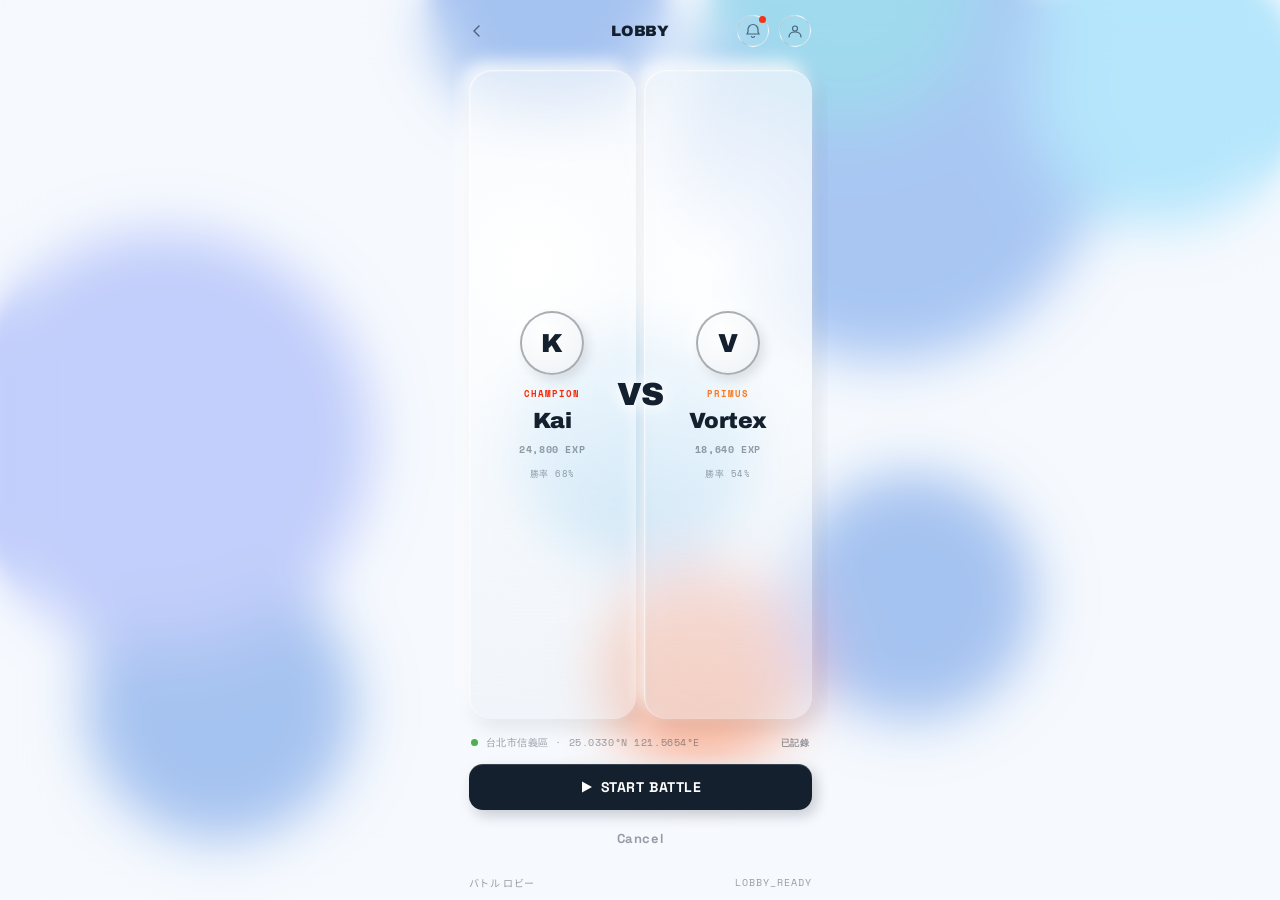
<file: Battle Lobby.html>
<!DOCTYPE html>
<html lang="zh-TW">
<head>
  <meta charset="UTF-8">
  <meta name="viewport" content="width=device-width, initial-scale=1.0">
  <title>AMPHICLASH — Battle Lobby</title>
  <link rel="stylesheet" href="_styles.css?v=20260624-1">
  <style>
    body { align-items: stretch; background: #ffffff; }
    /* center the header title */
    .app-header .logo {
      position: absolute; left: 50%; transform: translateX(-50%);
      pointer-events: none;
    }
    .app-shell {
      height: 100dvh; max-height: 100dvh;
      display: flex; flex-direction: column; overflow: hidden;
    }

    /* ── Status bar ── */
    .status-bar {
      display: flex; align-items: center; justify-content: space-between;
      padding: 8px 16px; flex-shrink: 0;
      border-bottom: 1.5px solid transparent;
      border-image: linear-gradient(90deg, transparent 0%, rgba(140,155,170,0.55) 22%, rgba(255,255,255,0.95) 50%, rgba(140,155,170,0.55) 78%, transparent 100%) 1;
    }
    .mode-chip {
      display: inline-flex; align-items: center; gap: 6px;
      padding: 5px 11px; border-radius: 20px;
      border: 1px solid var(--glass-bd); background: var(--glass-bg);
      font-family: var(--f-mono); font-size: 10px; font-weight: 700;
      letter-spacing: 0.09em; text-transform: uppercase; color: var(--tx-2);
    }
    .mode-chip--ranked { border-color: color-mix(in srgb,var(--rk-primus) 35%,transparent); color: var(--rk-primus); background: color-mix(in srgb,var(--rk-primus) 6%,transparent); }

    /* ── Main area ── */
    .lobby-area {
      flex: 1; min-height: 0;
      padding: 10px 16px 0;
      display: flex; flex-direction: column; gap: 10px;
    }

    /* ── Player split ── */
    .lobby-split {
      flex: 1; min-height: 0;
      display: flex; gap: 8px; position: relative;
    }

    .lobby-half {
      flex: 1; position: relative; overflow: hidden;
      border-radius: 22px;
      display: flex; flex-direction: column;
      align-items: center; justify-content: center; gap: 10px;
      padding: 24px 12px;
      border: none;
      background: radial-gradient(circle at 38% 30%, rgba(255,255,255,0.95), rgba(244,248,251,0.6) 55%, rgba(232,238,245,0.4) 100%);
      box-shadow: 6px 8px 20px rgba(20,32,46,0.09), -6px -8px 18px rgba(255,255,255,0.9), inset 1px 1px 2px rgba(255,255,255,0.8);
    }

    /* rank-tinted bg strip */
    .half-strip {
      position: absolute; inset: 0; border-radius: 22px;
      pointer-events: none; display: none;
    }

    /* avatar */
    .av-wrap { position: relative; flex-shrink: 0; width: 68px; height: 68px; display: flex; align-items: center; justify-content: center; }
    .av-halo { display: none; }
    .av-circle {
      width: 64px; height: 64px; border-radius: 50%;
      display: flex; align-items: center; justify-content: center;
      font-family: var(--f-display); font-weight: 900; font-size: 26px;
      border: 2px solid rgba(20,32,46,0.34); position: relative; z-index: 1;
      background: radial-gradient(circle at 38% 30%, #ffffff, #eef2f6 100%);
      color: var(--tx);
      box-shadow: 4px 5px 12px rgba(20,32,46,0.13), -4px -5px 12px rgba(255,255,255,0.92), inset 1px 1px 2px rgba(255,255,255,0.85);
    }

    .half-rank {
      font-family: var(--f-mono); font-size: 9px; font-weight: 700;
      letter-spacing: .12em; text-transform: uppercase;
      position: relative; z-index: 1;
    }
    .half-name {
      font-family: var(--f-display); font-weight: 900;
      font-size: 22px; letter-spacing: -0.02em; color: var(--tx);
      line-height: 1; position: relative; z-index: 1; text-align: center;
    }
    .half-exp {
      font-family: var(--f-mono); font-size: 10px; font-weight: 700;
      color: var(--tx-3); letter-spacing: .06em;
      position: relative; z-index: 1;
    }
    .half-winrate {
      font-family: var(--f-mono); font-size: 9px; color: var(--tx-3);
      letter-spacing: .06em; position: relative; z-index: 1;
    }

    /* ── VS badge ── */
    .vs-core {
      position: absolute; top: 50%; left: 50%;
      transform: translate(-50%, -50%);
      z-index: 20;
      display: flex; flex-direction: column; align-items: center; gap: 4px;
      pointer-events: none;
    }
    .vs-live-dot {
      width: 8px; height: 8px; border-radius: 50%;
      background: var(--neon);
      box-shadow: 0 0 8px var(--neon), 0 0 16px rgba(57,255,20,.5);
      animation: pulse 1.1s ease-in-out infinite;
    }
    .vs-text {
      font-family: var(--f-display); font-weight: 900;
      font-size: 32px; letter-spacing: -0.03em; color: var(--tx);
      line-height: 1;
      text-shadow: 0 2px 12px rgba(255,255,255,1), 0 0 24px rgba(255,255,255,.9);
    }

    /* ── Bottom section ── */
    .bottom-section {
      flex-shrink: 0;
      padding: 10px 16px 14px;
      display: flex; flex-direction: column; gap: 8px;
    }

    /* GPS row */
    .gps-row {
      display: flex; align-items: center; gap: 8px;
      padding: 8px 12px; border-radius: 10px;
      background: var(--glass-bg); border: 1px solid var(--glass-bd);
    }
    .gps-pulse {
      width: 7px; height: 7px; border-radius: 50%;
      background: #4CAF50; flex-shrink: 0;
      box-shadow: 0 0 0 0 rgba(76,175,80,.4);
      animation: gps-ping 1.8s ease-in-out infinite;
    }
    @keyframes gps-ping {
      0%   { box-shadow: 0 0 0 0 rgba(76,175,80,.5); }
      70%  { box-shadow: 0 0 0 6px rgba(76,175,80,0); }
      100% { box-shadow: 0 0 0 0 rgba(76,175,80,0); }
    }

    /* CTA */
    .cta-stack { display: flex; flex-direction: column; gap: 6px; }
    .vbtn { padding: 14px 16px; font-size: 14px; letter-spacing: .04em; }

    /* page-local: GPS row borderless + neumorphic buttons */
    .gps-row {
      background: transparent !important; border: none !important;
      padding: 6px 2px !important;
    }
    .vbtn--go {
      background: var(--tx) !important; color: #fff !important; border: none !important;
      box-shadow: 4px 5px 14px rgba(20,32,46,0.22), -3px -3px 9px rgba(255,255,255,0.5), inset 0 1px 0 rgba(255,255,255,0.16) !important;
    }
    .vbtn--go:hover {
      background: #1f2f42 !important;
      box-shadow: 5px 6px 16px rgba(20,32,46,0.26), -3px -3px 9px rgba(255,255,255,0.5), inset 0 1px 0 rgba(255,255,255,0.16) !important;
    }
    .vbtn--ghost {
      border: none !important; background: transparent !important;
      color: var(--tx-3); box-shadow: none !important;
    }

    /* ═══ Gooey metaball background + veil ═══ */
    body.aqua-bg { background: #e9f1fc !important; }
    body.aqua-bg::after, body.aqua-bg::before { display: none !important; }
    .goo-stage { position: fixed; inset: 0; z-index: 0; filter: url(#goo); pointer-events: none; }
    .goo-defs  { position: absolute; width: 0; height: 0; }
    .blob      { position: absolute; border-radius: 50%; will-change: transform; }
    .goo-veil  { position: fixed; inset: 0; z-index: 1; pointer-events: none; background: rgba(255,255,255,0.58); -webkit-backdrop-filter: blur(26px); backdrop-filter: blur(26px); }
  </style>
</head>
<body class="aqua-bg skin-aqua">
  <div class="goo-stage" id="goo-stage"></div>
  <div class="goo-veil"></div>
  <svg class="goo-defs" xmlns="http://www.w3.org/2000/svg" aria-hidden="true">
    <defs>
      <filter id="goo">
        <feGaussianBlur in="SourceGraphic" stdDeviation="22" result="blur"/>
        <feColorMatrix in="blur" mode="matrix" values="1 0 0 0 0  0 1 0 0 0  0 0 1 0 0  0 0 0 20 -8" result="goo"/>
        <feGaussianBlur in="goo" stdDeviation="10"/>
      </filter>
    </defs>
  </svg>
  <div class="app-shell skin-aqua">

    <!-- Header -->
    <header class="app-header" style="flex-shrink:0;">
      <a href="Battle Idle.html" style="display:flex;align-items:center;color:var(--tx-2);text-decoration:none;">
        <svg width="16" height="16" viewBox="0 0 16 16" fill="none"><path d="M10 3L5 8l5 5" stroke="currentColor" stroke-width="1.4" stroke-linecap="round" stroke-linejoin="round"/></svg>
      </a>
      <span class="logo">LOBBY</span>
      <div class="header-icons">
        <div class="header-icon" title="通知" style="position:relative;cursor:pointer;">
          <svg width="16" height="16" viewBox="0 0 16 16" fill="none">
            <path d="M8 1.5a5 5 0 0 1 5 5v2.5l1 2H2l1-2V6.5a5 5 0 0 1 5-5z" stroke="currentColor" stroke-width="1.2" fill="none"/>
            <path d="M6.5 13a1.5 1.5 0 0 0 3 0" stroke="currentColor" stroke-width="1.2" fill="none"/>
          </svg>
          <span style="position:absolute;top:1px;right:3px;width:7px;height:7px;border-radius:50%;background:hsl(8 90% 52%);z-index:5;"></span>
        </div>
        <a href="Profile.html" class="header-icon">
          <svg width="16" height="16" viewBox="0 0 16 16" fill="none">
            <circle cx="8" cy="5.5" r="2.5" stroke="currentColor" stroke-width="1.2"/>
            <path d="M2 14c0-3.3 2.7-5 6-5s6 1.7 6 5" stroke="currentColor" stroke-width="1.2" stroke-linecap="round"/>
          </svg>
        </a>
      </div>
    </header>

    <!-- Lobby area -->
    <div class="lobby-area">

      <!-- Player split -->
      <div class="lobby-split">

        <!-- LEFT: Kai · CHAMPION -->
        <div class="lobby-half">
          <div class="half-strip" style="background: linear-gradient(160deg, color-mix(in srgb,var(--rk-champ) 10%,transparent) 0%, transparent 55%);"></div>

          <div class="av-wrap">
            <div class="av-halo" style="background: radial-gradient(circle, color-mix(in srgb,var(--rk-champ) 70%,transparent), transparent 70%);"></div>
            <div class="av-circle">K</div>
          </div>

          <div class="half-rank" style="color:var(--rk-champ);">CHAMPION</div>
          <div class="half-name">Kai</div>
          <div class="half-exp">24,800 EXP</div>
          <div class="half-winrate">勝率 68%</div>
        </div>

        <!-- VS badge -->
        <div class="vs-core">
          <div class="vs-text">VS</div>
        </div>

        <!-- RIGHT: Vortex · PRIMUS -->
        <div class="lobby-half">
          <div class="half-strip" style="background: linear-gradient(200deg, color-mix(in srgb,var(--rk-primus) 10%,transparent) 0%, transparent 55%);"></div>

          <div class="av-wrap">
            <div class="av-halo" style="background: radial-gradient(circle, color-mix(in srgb,var(--rk-primus) 70%,transparent), transparent 70%);"></div>
            <div class="av-circle">V</div>
          </div>

          <div class="half-rank" style="color:var(--rk-primus);">PRIMUS</div>
          <div class="half-name">Vortex</div>
          <div class="half-exp">18,640 EXP</div>
          <div class="half-winrate">勝率 54%</div>
        </div>

      </div><!-- /lobby-split -->
    </div><!-- /lobby-area -->

    <!-- Bottom: GPS + CTA -->
    <div class="bottom-section">

      <div class="gps-row">
        <div class="gps-pulse"></div>
        <span style="flex:1;font-family:var(--f-mono);font-size:9.5px;color:var(--tx-3);letter-spacing:.06em;text-transform:uppercase;">台北市信義區 · 25.0330°N 121.5654°E</span>
        <span style="font-family:var(--f-mono);font-size:9px;font-weight:700;color:var(--tx-3);letter-spacing:.06em;">已記錄</span>
      </div>

      <div class="cta-stack">
        <a class="vbtn vbtn--go" href="Battle In Battle.html" style="text-decoration:none;">
          <svg width="14" height="14" viewBox="0 0 14 14" fill="none"><polygon points="3,1.5 13,7 3,12.5" fill="currentColor"/></svg>
          START BATTLE
        </a>
        <a class="vbtn vbtn--ghost" href="Battle Idle.html" style="text-decoration:none;font-size:13px;">Cancel</a>
      </div>

    </div>

    <!-- Tech row bottom -->
    <div class="tech-row" style="padding:0 16px 10px;flex-shrink:0;">
      <span class="jp" style="font-size:10px;letter-spacing:.06em;">バトル ロビー</span>
      <span>LOBBY_READY</span>
    </div>

  </div>

  <!-- Gooey metaballs background -->
  <script>
  (function(){
    const stage = document.getElementById('goo-stage'); if(!stage) return;
    const W=()=>window.innerWidth, H=()=>window.innerHeight;
    const COLORS=['#2A6FDB','#3278E2','#1FA6D6','#4FC3F7','#6E8BF5','#2A6FDB','#3aa0e6','#F15A22','#2A6FDB'];
    const COUNT=COLORS.length, blobs=[];
    class Blob{
      constructor(i){ this.el=document.createElement('div'); this.el.className='blob';
        this.el.style.background=COLORS[i%COLORS.length]; stage.appendChild(this.el); this.reset(); }
      reset(){ this.r=70+Math.random()*120; this.x=Math.random()*W(); this.y=Math.random()*H();
        this.speed=2.4+Math.random()*1.8; const a=Math.random()*Math.PI*2;
        this.vx=Math.cos(a)*this.speed; this.vy=Math.sin(a)*this.speed;
        this.pulsePhase=Math.random()*Math.PI*2; this.pulseSpeed=0.7+Math.random()*0.9; this.baseR=this.r;
        this.wobPhase=Math.random()*Math.PI*2; this.wobSpeed=0.9+Math.random()*1.2; this.wobAmp=7+Math.random()*9;
        this.flowPhase=Math.random()*Math.PI*2; this.flowSpeed=0.010+Math.random()*0.014;
        this.moodPhase=Math.random()*Math.PI*2; this.moodSpeed=0.25+Math.random()*0.5; this.applySize(); }
      applySize(){ this.el.style.width=this.r*2+'px'; this.el.style.height=this.r*2+'px'; }
      update(t,bs){
        this.flowPhase+=this.flowSpeed;
        this.vx+=Math.cos(this.flowPhase)*0.24; this.vy+=Math.sin(this.flowPhase*1.3+0.7)*0.24;
        const myMood=Math.sin(t*this.moodSpeed+this.moodPhase);
        for(const o of bs){ if(o===this)continue;
          const dx=o.x-this.x,dy=o.y-this.y,d=Math.hypot(dx,dy)||1,range=this.r+o.r+150;
          if(d<range){ const oM=Math.sin(t*o.moodSpeed+o.moodPhase),mood=(myMood+oM)*0.5,f=(1-d/range)*mood*0.10;
            this.vx+=dx/d*f; this.vy+=dy/d*f;
            const near=(this.r+o.r)*0.55; if(d<near){ const push=(1-d/near)*0.30; this.vx-=dx/d*push; this.vy-=dy/d*push; } } }
        this.vx*=0.97; this.vy*=0.97; const sp=Math.hypot(this.vx,this.vy)||1,MIN=0.7,MAX=4.0;
        if(sp<MIN){const k=MIN/sp;this.vx*=k;this.vy*=k;} else if(sp>MAX){const k=MAX/sp;this.vx*=k;this.vy*=k;}
        this.x+=this.vx; this.y+=this.vy;
        if(this.x<-this.r*0.5||this.x>W()+this.r*0.5)this.vx*=-1;
        if(this.y<-this.r*0.5||this.y>H()+this.r*0.5)this.vy*=-1;
        const pulse=1+Math.sin(t*this.pulseSpeed+this.pulsePhase)*0.16; this.r=this.baseR*pulse; this.applySize();
        const wx=Math.sin(t*this.wobSpeed+this.wobPhase)*this.wobAmp, wy=Math.cos(t*this.wobSpeed*0.85+this.wobPhase)*this.wobAmp;
        this.el.style.transform='translate('+(this.x-this.r+wx)+'px,'+(this.y-this.r+wy)+'px)'; }
    }
    for(let i=0;i<COUNT;i++)blobs.push(new Blob(i));
    const reduce=window.matchMedia('(prefers-reduced-motion: reduce)').matches;
    let start=null;
    function loop(ts){ if(start===null)start=ts; const t=(ts-start)/1000; for(const b of blobs)b.update(t,blobs); if(!reduce)requestAnimationFrame(loop); }
    if(reduce){ for(const b of blobs)b.update(0,blobs); } else requestAnimationFrame(loop);
    window.addEventListener('resize',()=>{ for(const b of blobs){ b.x=Math.min(b.x,W()); b.y=Math.min(b.y,H()); } });
  })();
  </script>
</body>
</html>
</file>
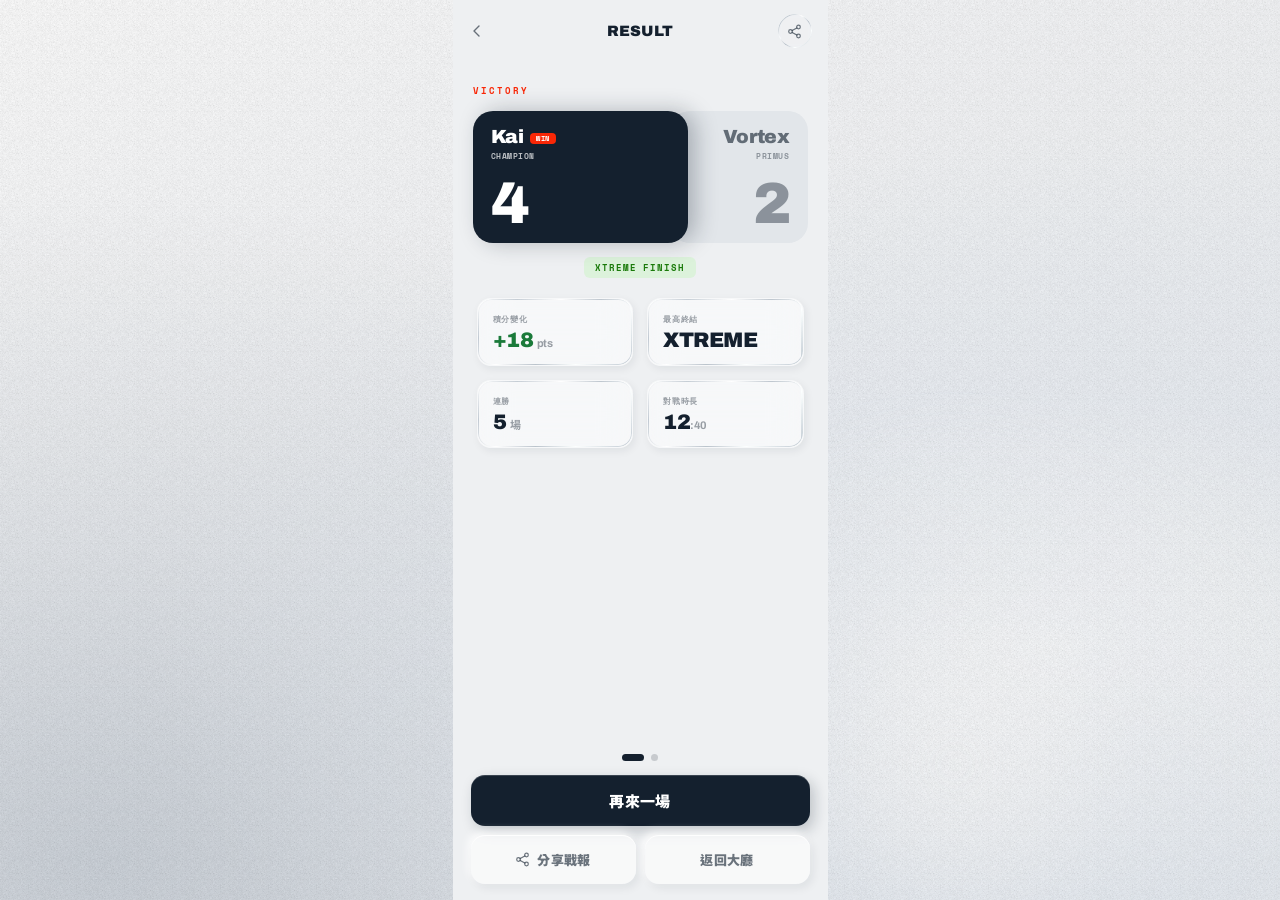
<file: Battle Result.html>
<!DOCTYPE html>
<html lang="zh-TW">
<head>
  <meta charset="UTF-8">
  <meta name="viewport" content="width=device-width, initial-scale=1.0">
  <title>AMPHICLASH — Battle Result</title>
  <link rel="stylesheet" href="_styles.css?v=20260624-1">
  <link rel="preconnect" href="https://fonts.googleapis.com">
  <link rel="preconnect" href="https://fonts.gstatic.com" crossorigin>
  <link href="https://fonts.googleapis.com/css2?family=DotGothic16&display=swap" rel="stylesheet">
  <style>
    body { align-items: stretch; background: #eef0f2; }
    .app-shell { height: 100dvh; max-height: 100dvh; display: flex; flex-direction: column; overflow: hidden; background: #eef0f2; }
    .app-header .logo { position: absolute; left: 50%; transform: translateX(-50%); pointer-events: none; }

    .res-scroll { flex: 1; min-height: 0; position: relative; }
    .res-pager { position: absolute; inset: 0; display: flex; overflow-x: auto; overflow-y: hidden; scroll-snap-type: x mandatory; scrollbar-width: none; -webkit-overflow-scrolling: touch; }
    .res-pager::-webkit-scrollbar { display: none; }
    .rpanel { flex-shrink: 0; width: 100%; min-width: 100%; height: 100%; scroll-snap-align: start; overflow-y: auto; -webkit-overflow-scrolling: touch; scrollbar-width: none; padding: 6px 14px 10px; }
    .rpanel::-webkit-scrollbar { display: none; }
    .res-dots { flex-shrink: 0; display: flex; gap: 7px; justify-content: center; padding: 8px 0 4px; }
    .rd { width: 7px; height: 7px; border-radius: 50%; background: rgba(20,32,46,0.18); transition: all .25s; }
    .rd.on { width: 22px; border-radius: 4px; background: #14202e; }

    /* ── Winner + scoreboard merged ── */
    .win-eyebrow { text-align: center; padding: 18px 0 4px; }
    .win-eyebrow .lab { font-family: var(--f-mono); font-size: 9px; font-weight: 700; letter-spacing: .26em; text-transform: uppercase; color: var(--tx-3); }
    .win-eyebrow .fin { font-family: var(--f-mono); font-size: 10px; letter-spacing: .1em; text-transform: uppercase; color: var(--tx-3); margin-top: 8px; }
    .score-board { display: grid; grid-template-columns: 1fr auto 1fr; align-items: start; padding: 14px 4px 22px; }
    .sc-p { display: flex; flex-direction: column; align-items: center; gap: 8px; position: relative; }
    .sc-crown { position: absolute; top: -14px; color: var(--rk-champ); }
    /* ── Score: single split bar (winner | loser) ── */
    .score-hero { padding: 18px 6px 8px; }
    .sh-eyebrow { font-family: var(--f-mono); font-size: 9px; font-weight: 700; letter-spacing: .24em; text-transform: uppercase; color: var(--rk-champ); margin-bottom: 14px; }
    .split-bar { display: flex; height: 132px; }
    .sb-seg { position: relative; display: flex; flex-direction: column; justify-content: space-between; padding: 16px 18px; min-width: 0; }
    .sb-seg--win { background: var(--tx); flex: 4; border-radius: 20px; z-index: 2; margin-right: -18px; box-shadow: 8px 0 22px rgba(20,32,46,0.28); }
    .sb-seg--lose { background: #e2e6ea; flex: 2; border-radius: 20px; padding-left: 30px; align-items: flex-end; text-align: right; z-index: 1; }
    .sb-top { display: flex; flex-direction: column; gap: 4px; min-width: 0; }
    .sb-pname { font-family: var(--f-display); font-weight: 900; font-size: 19px; letter-spacing: -.02em; line-height: 1; white-space: nowrap; }
    .sb-prk { font-family: var(--f-mono); font-size: 8px; font-weight: 700; letter-spacing: .07em; text-transform: uppercase; white-space: nowrap; }
    .sb-pnum { font-family: var(--f-display); font-weight: 900; font-size: 58px; letter-spacing: -.04em; line-height: .8; }
    .sb-seg--win .sb-pname, .sb-seg--win .sb-pnum { color: #fff; }
    .sb-seg--win .sb-prk { color: rgba(255,255,255,0.72); }
    .sb-tag { display: inline-block; margin-left: 7px; font-family: var(--f-mono); font-size: 7px; font-weight: 700; letter-spacing: .06em; padding: 2px 6px; border-radius: 4px; background: var(--rk-champ); color: #fff; vertical-align: middle; }
    .sb-seg--lose .sb-pname { color: var(--tx-2); }
    .sb-seg--lose .sb-pnum { color: var(--tx-3); }
    .sb-seg--lose .sb-prk { color: var(--tx-3); }
    .sh-fin { display: block; width: max-content; margin: 14px auto 2px; font-family: var(--f-mono); font-size: 8.5px; font-weight: 700; letter-spacing: .1em; text-transform: uppercase; color: #1a7a0a; background: rgba(57,255,20,.1); padding: 4px 11px; border-radius: 6px; }

    /* card header (titles live inside cards) */
    .card-h { font-family: var(--f-mono); font-size: 9px; font-weight: 700; letter-spacing: .14em; text-transform: uppercase; color: var(--tx-3); margin-bottom: 12px; }

    .sec-label { font-family: var(--f-mono); font-size: 9px; font-weight: 700; letter-spacing: .14em; text-transform: uppercase; color: var(--tx-3); margin: 6px 4px 9px; }

    /* ── Round recap ── */
    .recap { border-radius: 16px; padding: 6px 14px; margin-bottom: 12px; }
    .rrow { display: grid; grid-template-columns: 24px 1fr auto 1fr 30px; align-items: center; gap: 6px; padding: 10px 0; border-bottom: 1px solid var(--line); }
    .rrow:last-child { border-bottom: none; }
    .rn { font-family: var(--f-mono); font-size: 9px; color: var(--tx-3); text-align: center; }
    .rw { font-family: var(--f-mono); font-size: 10px; font-weight: 700; letter-spacing: .05em; text-transform: uppercase; }
    .rw--l { color: var(--rk-champ); }
    .rw--r { color: var(--tx-3); text-align: right; }
    .rfin { display: flex; flex-direction: column; align-items: center; gap: 3px; }
    .ftag { font-family: var(--f-mono); font-size: 8.5px; font-weight: 700; letter-spacing: .06em; text-transform: uppercase; padding: 2px 7px; border-radius: 5px; }
    .ftag--burst { color: hsl(8 95% 50%); background: hsl(8 95% 95%); }
    .ftag--over { color: hsl(25 95% 45%); background: hsl(25 95% 94%); }
    .ftag--spin { color: hsl(220 60% 47%); background: hsl(220 60% 95%); }
    .ftag--xtreme { color: #1a7a0a; background: rgba(57,255,20,.1); }
    .rsc { font-family: var(--f-mono); font-size: 9px; font-weight: 700; color: var(--tx-3); text-align: center; }
    .rpt { font-family: var(--f-mono); font-size: 9px; font-weight: 700; text-align: right; color: var(--tx-3); }
    .rpt--pos { color: var(--rk-champ); }

    /* ── Stats / rank change ── */
    .stat-grid { display: grid; grid-template-columns: 1fr 1fr; gap: 14px; background: transparent !important; padding: 10px 10px 24px; }
    .skin-aqua .stat { box-shadow: 2px 3px 9px rgba(20,32,46,0.07), inset 0 1px 0 rgba(255,255,255,0.92) !important; }
    .stat { border-radius: 14px; padding: 14px 15px; }
    .stat-k { font-family: var(--f-mono); font-size: 8px; font-weight: 700; letter-spacing: .1em; text-transform: uppercase; color: var(--tx-3); }
    .stat-v { font-family: var(--f-display); font-weight: 900; font-size: 21px; letter-spacing: -.02em; color: var(--tx); margin-top: 5px; line-height: 1; }
    .stat-v small { font-size: 11px; color: var(--tx-3); font-weight: 700; }
    .stat-v .up { color: #1a7a3a; }
    .rank-prog { border-radius: 14px; padding: 15px 16px; margin-bottom: 14px; }
    .rp-top { display: flex; align-items: center; justify-content: space-between; margin-bottom: 10px; }
    .rp-cur { font-family: var(--f-display); font-weight: 900; font-size: 15px; color: var(--tx); }
    .rp-next { font-family: var(--f-mono); font-size: 9.5px; color: var(--tx-3); }
    .rp-bar { height: 8px; border-radius: 4px; background: rgba(20,32,46,0.08); overflow: hidden; box-shadow: inset 1px 1px 3px rgba(20,32,46,0.1); }
    .rp-bar i { display: block; height: 100%; border-radius: 4px; background: var(--rk-champ); }
    .rp-hint { font-family: var(--f-mono); font-size: 9px; color: var(--tx-3); margin-top: 7px; letter-spacing: .02em; }

    /* ── Actions ── */
    .res-actions { flex-shrink: 0; padding: 10px 18px 16px; display: flex; flex-direction: column; gap: 9px; background: linear-gradient(to top, #eef0f2 70%, transparent); }
    .btn { width: 100%; padding: 15px; border-radius: 14px; border: none; cursor: pointer; font-family: var(--f-display); font-weight: 900; font-size: 15px; letter-spacing: .02em; }
    .btn--primary { background: var(--tx); color: #fff; box-shadow: 4px 5px 14px rgba(20,32,46,0.22), inset 0 1px 0 rgba(255,255,255,0.16); }
    .btn-row { display: flex; gap: 9px; }
    .btn--ghost { flex: 1; background: rgba(255,255,255,0.6); color: var(--tx-2); box-shadow: 3px 4px 10px rgba(20,32,46,0.07), -3px -3px 8px rgba(255,255,255,0.85), inset 0 1px 0 rgba(255,255,255,0.9); display: flex; align-items: center; justify-content: center; gap: 7px; font-size: 13px; }
  </style>
</head>
<body class="aqua-bg skin-aqua">
  <div class="app-shell skin-aqua">

    <header class="app-header" style="flex-shrink:0;">
      <a href="Grid Hub.html" style="display:flex;align-items:center;color:var(--tx-2);text-decoration:none;">
        <svg width="16" height="16" viewBox="0 0 16 16" fill="none"><path d="M10 3L5 8l5 5" stroke="currentColor" stroke-width="1.4" stroke-linecap="round" stroke-linejoin="round"/></svg>
      </a>
      <span class="logo">RESULT</span>
      <div class="header-icons">
        <button class="header-icon" title="分享" onclick="window.location='Clash Hub.html'" style="cursor:pointer;border:none;background:var(--glass-bg);">
          <svg width="15" height="15" viewBox="0 0 15 15" fill="none">
            <circle cx="11.5" cy="3" r="1.8" stroke="currentColor" stroke-width="1.2"/>
            <circle cx="11.5" cy="12" r="1.8" stroke="currentColor" stroke-width="1.2"/>
            <circle cx="3.5" cy="7.5" r="1.8" stroke="currentColor" stroke-width="1.2"/>
            <path d="M5.2 6.6l4.6-2.7M5.2 8.4l4.6 2.7" stroke="currentColor" stroke-width="1.2" stroke-linecap="round"/>
          </svg>
        </button>
      </div>
    </header>

    <div class="res-scroll">
      <div class="res-pager" id="res-pager">

        <!-- Panel 1 — result summary -->
        <section class="rpanel">
          <div class="score-hero">
            <div class="sh-eyebrow">Victory</div>
            <div class="split-bar">
              <div class="sb-seg sb-seg--win">
                <div class="sb-top"><span class="sb-pname">Kai<span class="sb-tag">WIN</span></span><span class="sb-prk">CHAMPION</span></div>
                <span class="sb-pnum">4</span>
              </div>
              <div class="sb-seg sb-seg--lose">
                <div class="sb-top"><span class="sb-pname">Vortex</span><span class="sb-prk">PRIMUS</span></div>
                <span class="sb-pnum">2</span>
              </div>
            </div>
            <span class="sh-fin">XTREME FINISH</span>
          </div>

          <div class="stat-grid">
            <div class="glass stat"><div class="stat-k">積分變化</div><div class="stat-v"><span class="up">+18</span> <small>pts</small></div></div>
            <div class="glass stat"><div class="stat-k">最高終結</div><div class="stat-v">XTREME</div></div>
            <div class="glass stat"><div class="stat-k">連勝</div><div class="stat-v">5 <small>場</small></div></div>
            <div class="glass stat"><div class="stat-k">對戰時長</div><div class="stat-v">12<small>:40</small></div></div>
          </div>
        </section>

        <!-- Panel 2 — round recap + rank -->
        <section class="rpanel">
          <div class="glass rank-prog" style="margin-top:14px;">
            <div class="card-h">階級進度</div>
            <div class="rp-top"><span class="rp-cur">CHAMPION</span><span class="rp-next">距保級門檻 220 pts</span></div>
            <div class="rp-bar"><i style="width:74%"></i></div>
            <div class="rp-hint">本季積分 2,480 · 本場 +18 → 排名維持區內第 3</div>
          </div>
          <div class="glass recap">
            <div class="card-h" style="padding:0 0 4px;">回合回顧 · 6 回合</div>
            <div id="recap"></div>
          </div>
        </section>

      </div>
    </div>

    <div class="res-dots" id="res-dots"><span class="rd on"></span><span class="rd"></span></div>

    <!-- Actions -->
    <div class="res-actions">
      <button class="btn btn--primary" onclick="window.location='Battle Idle.html'">再來一場</button>
      <div class="btn-row">
        <button class="btn btn--ghost" onclick="window.location='Clash Hub.html'">
          <svg width="15" height="15" viewBox="0 0 15 15" fill="none"><circle cx="11.5" cy="3" r="1.8" stroke="currentColor" stroke-width="1.2"/><circle cx="11.5" cy="12" r="1.8" stroke="currentColor" stroke-width="1.2"/><circle cx="3.5" cy="7.5" r="1.8" stroke="currentColor" stroke-width="1.2"/><path d="M5.2 6.6l4.6-2.7M5.2 8.4l4.6 2.7" stroke="currentColor" stroke-width="1.2" stroke-linecap="round"/></svg>
          分享戰報
        </button>
        <button class="btn btn--ghost" onclick="window.location='Grid Hub.html'">返回大廳</button>
      </div>
    </div>

  </div>

  <script>
    const ROUNDS = [
      { n:'01', who:'kai', fin:'burst', score:'2 : 0', pts:2 },
      { n:'02', who:'vortex', fin:'over', score:'2 : 2', pts:2 },
      { n:'03', who:'kai', fin:'spin', score:'3 : 2', pts:1 },
      { n:'04', who:'vortex', fin:'spin', score:'3 : 3', pts:1 },
      { n:'05', who:'kai', fin:'over', score:'4 : 3', pts:0 },
      { n:'06', who:'kai', fin:'xtreme', score:'4 : 2', pts:3 },
    ];
    // (note: score column shows running tally per round in real data)
    const FIN = { burst:'BURST', over:'OVER', spin:'SPIN', xtreme:'XTREME' };
    document.getElementById('recap').innerHTML = ROUNDS.map(r=>{
      const kai = r.who==='kai';
      return `<div class="rrow">
        <span class="rn">${r.n}</span>
        <span class="rw rw--l">${kai?'WIN':''}</span>
        <div class="rfin"><span class="ftag ftag--${r.fin}">${FIN[r.fin]}</span></div>
        <span class="rw rw--r">${kai?'':'WIN'}</span>
        <span class="rpt ${kai?'rpt--pos':''}">+${r.pts}</span>
      </div>`;
    }).join('');

    const pager=document.getElementById('res-pager');
    const rds=document.querySelectorAll('#res-dots .rd');
    pager.addEventListener('scroll',()=>{
      const i=Math.round(pager.scrollLeft/pager.clientWidth);
      rds.forEach((d,j)=>d.classList.toggle('on',j===i));
    });
  </script>
</body>
</html>
</file>
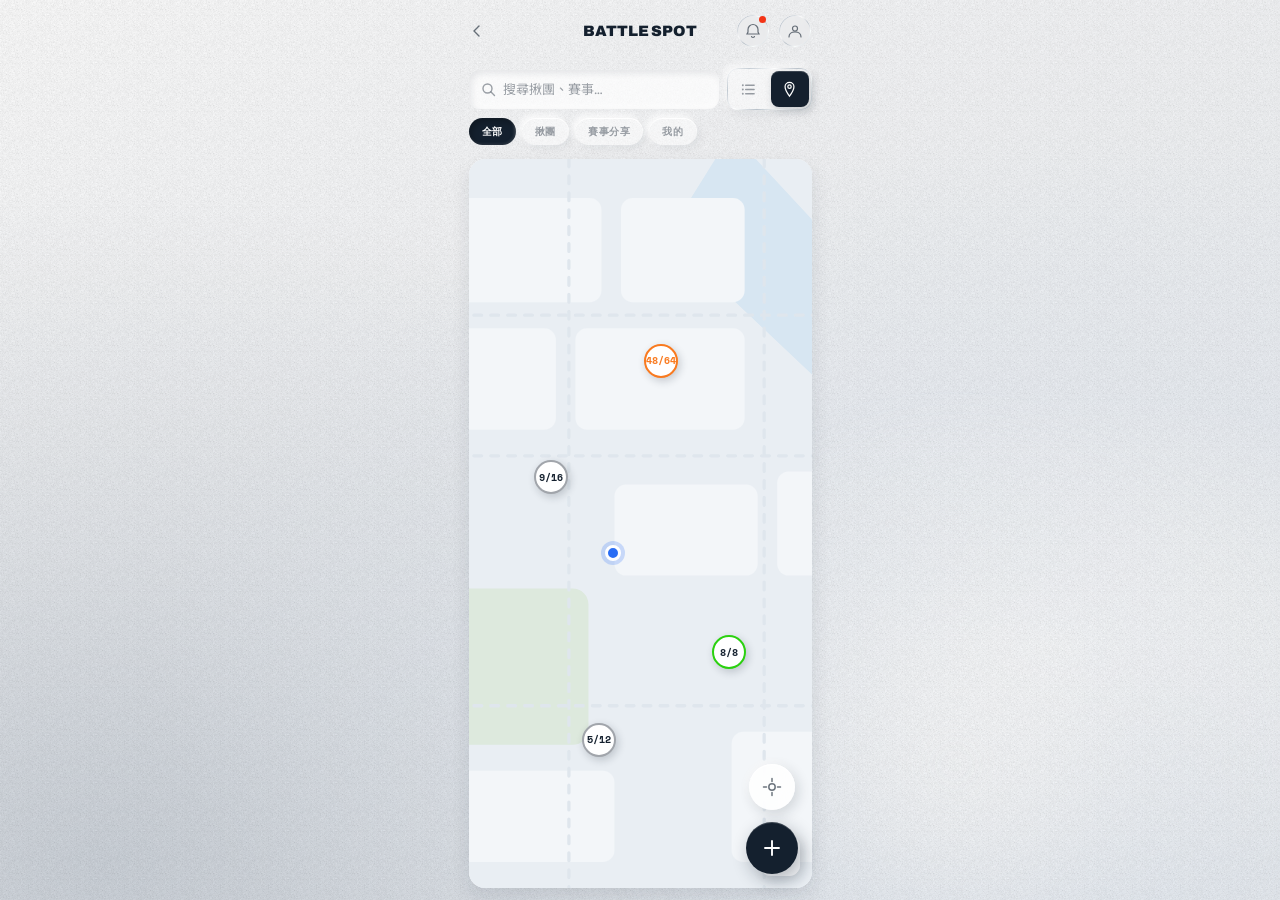
<file: Battle Spot.html>
<!DOCTYPE html>
<html lang="zh-TW">
<head>
  <meta charset="UTF-8">
  <meta name="viewport" content="width=device-width, initial-scale=1.0">
  <title>AMPHICLASH — Battle Spot</title>
  <link rel="stylesheet" href="_styles.css?v=20260624-1">
  <style>
    body { align-items: stretch; background: #ffffff; }
    .app-shell { height: 100dvh; max-height: 100dvh; display: flex; flex-direction: column; overflow: hidden; }
    .app-header .logo { position: absolute; left: 50%; transform: translateX(-50%); pointer-events: none; }

    /* ── Search + toggle + create ── */
    .search-row { flex-shrink: 0; display: flex; gap: 8px; padding: 8px 16px 6px; align-items: center; }
    .search-box { flex: 1; position: relative; display: flex; align-items: center; }
    .search-box svg { position: absolute; left: 12px; color: var(--tx-3); pointer-events: none; }
    .search-input {
      width: 100%; font-family: var(--f-ui); font-size: 13px; color: var(--tx);
      padding: 11px 12px 11px 34px; border-radius: 11px; outline: none; border: none;
      background: rgba(255,255,255,0.7);
      box-shadow: inset 2px 3px 7px rgba(20,32,46,0.10), inset -2px -2px 6px rgba(255,255,255,0.85);
    }
    .search-input::placeholder { color: var(--tx-3); }
    .view-toggle {
      flex-shrink: 0; display: flex; gap: 3px; padding: 3px; position: relative;
      border-radius: 11px; border: none; background: rgba(255,255,255,0.5);
      box-shadow: 3px 4px 11px rgba(20,32,46,0.07), -3px -3px 8px rgba(255,255,255,0.85), inset 0 1px 0 rgba(255,255,255,0.9);
    }
    .view-toggle::before {
      content: ''; position: absolute; inset: 0; border-radius: inherit; padding: 1px; background: var(--metal);
      -webkit-mask: linear-gradient(#000 0 0) content-box, linear-gradient(#000 0 0);
              mask: linear-gradient(#000 0 0) content-box, linear-gradient(#000 0 0);
      -webkit-mask-composite: xor; mask-composite: exclude; pointer-events: none;
    }
    .vt-opt { position: relative; z-index: 1; width: 38px; height: 36px; border: none; background: transparent; cursor: pointer; border-radius: 8px; display: flex; align-items: center; justify-content: center; color: var(--tx-3); transition: all .15s; }
    .vt-opt.active { background: var(--tx); color: #fff; box-shadow: 2px 3px 8px rgba(20,32,46,0.22), inset 0 1px 0 rgba(255,255,255,0.16); }

    .filter-row { flex-shrink: 0; display: flex; gap: 6px; padding: 2px 16px 4px; align-items: center; }
    .fchip {
      font-family: var(--f-mono); font-size: 10px; font-weight: 700; letter-spacing: .06em;
      padding: 6px 13px; border-radius: 20px; border: none; cursor: pointer; color: var(--tx-3);
      background: rgba(255,255,255,0.5);
      box-shadow: 3px 4px 9px rgba(20,32,46,0.06), -3px -3px 7px rgba(255,255,255,0.85), inset 0 1px 0 rgba(255,255,255,0.9);
    }
    .fchip.active { background: var(--tx); color: #fff; box-shadow: inset 2px 3px 7px rgba(0,0,0,0.28), inset -1px -1px 3px rgba(255,255,255,0.12); }
    .fchip--mine { margin-left: auto; display: inline-flex; align-items: center; gap: 5px; }

    /* ── Map view ── */
    .view-map { flex: 1; min-height: 0; position: relative; margin: 10px 16px 12px; border-radius: 16px; overflow: hidden; box-shadow: 0 8px 20px rgba(20,32,46,0.10), inset 1px 1px 2px rgba(255,255,255,0.8); background: #e9eef3; }
    .view-map.hidden { display: none; }
    .map-svg { width: 100%; height: 100%; display: block; }
    .map-pin { position: absolute; transform: translate(-50%,-100%); cursor: pointer; z-index: 2; }
    .pin-head { width: 34px; height: 34px; border-radius: 50%; background: #fff; border: 2px solid rgba(20,32,46,0.4); box-shadow: 2px 3px 8px rgba(20,32,46,0.2); display: flex; align-items: center; justify-content: center; }
    .pin-head span { font-family: var(--f-mono); font-size: 10px; font-weight: 700; color: var(--tx); white-space: nowrap; }
    .map-pin--official .pin-head { border-color: var(--rk-primus); }
    .map-pin--official .pin-head span { color: var(--rk-primus); }
    .map-pin--live .pin-head { border-color: var(--neon-dim); }
    .you-dot { position: absolute; transform: translate(-50%,-50%); z-index: 1; width: 16px; height: 16px; border-radius: 50%; background: hsl(220 90% 56%); border: 3px solid #fff; box-shadow: 0 0 0 4px color-mix(in srgb, hsl(220 90% 56%) 22%, transparent); }
    .map-recenter { position: absolute; right: 12px; bottom: 12px; z-index: 4; width: 40px; height: 40px; border-radius: 11px; cursor: pointer; background: rgba(255,255,255,0.78); -webkit-backdrop-filter: blur(8px); backdrop-filter: blur(8px); border: none; box-shadow: 3px 4px 11px rgba(20,32,46,0.12), -3px -3px 8px rgba(255,255,255,0.85), inset 0 1px 0 rgba(255,255,255,0.9); display: flex; align-items: center; justify-content: center; color: var(--tx-2); }
    .map-peek { position: absolute; left: 12px; right: 12px; bottom: 12px; z-index: 4; cursor: pointer; padding: 12px 13px; border-radius: 14px; background: rgba(255,255,255,0.82); -webkit-backdrop-filter: blur(14px); backdrop-filter: blur(14px); box-shadow: 0 8px 28px rgba(20,32,46,.16); border: 1px solid rgba(255,255,255,0.7); }

    /* ── List view ── */
    .view-list { flex: 1; min-height: 0; display: flex; flex-direction: column; padding: 2px 12px 0; }
    .view-list.hidden { display: none; }
    .list-scroll { flex: 1; min-height: 0; overflow-y: auto; -webkit-overflow-scrolling: touch; display: flex; flex-direction: column; gap: 11px; padding: 6px 5px 18px; scrollbar-width: thin; scrollbar-color: color-mix(in srgb,var(--tx-3) 45%,transparent) transparent; }
    .list-scroll::-webkit-scrollbar { width: 4px; }
    .list-scroll::-webkit-scrollbar-thumb { background: color-mix(in srgb,var(--tx-3) 45%,transparent); border-radius: 4px; }
    .empty-note { text-align: center; padding: 30px 0; font-family: var(--f-mono); font-size: 11px; color: var(--tx-3); }

    /* ── Spot card ── */
    .spot-card { flex-shrink: 0; border-radius: 15px; padding: 14px 15px; cursor: pointer; transition: transform .12s; }
    .skin-aqua .spot-card { box-shadow: 3px 4px 13px rgba(20,32,46,0.08), -3px -3px 9px rgba(255,255,255,0.72), inset 0 1px 0 rgba(255,255,255,0.95) !important; }
    .spot-card:active { transform: scale(0.995); }
    .sc-top { display: flex; align-items: center; gap: 7px; margin-bottom: 9px; }
    .sc-badge { font-family: var(--f-mono); font-size: 8.5px; font-weight: 700; letter-spacing: .08em; text-transform: uppercase; padding: 3px 8px; border-radius: 6px; display: inline-flex; align-items: center; gap: 4px; }
    .sc-badge--official { color: var(--rk-primus); background: color-mix(in srgb,var(--rk-primus) 12%,transparent); }
    .sc-badge--team { color: var(--tx-2); background: rgba(20,32,46,0.06); }
    .sc-status { margin-left: auto; font-family: var(--f-mono); font-size: 9px; font-weight: 700; letter-spacing: .06em; display: inline-flex; align-items: center; gap: 5px; }
    .sc-status i { width: 6px; height: 6px; border-radius: 50%; background: currentColor; }
    .sc-status--open { color: #1a7a3a; }
    .sc-status--soon { color: hsl(25 80% 45%); }
    .sc-status--live { color: var(--neon-dim); }
    .sc-status--live i { box-shadow: 0 0 5px var(--neon); animation: pulse 1.1s ease-in-out infinite; }
    .sc-status--end { color: var(--tx-3); }
    .sc-title { font-family: var(--f-display); font-weight: 900; font-size: 17px; letter-spacing: -.01em; color: var(--tx); line-height: 1.1; }
    .sc-meta { display: flex; flex-wrap: wrap; gap: 5px 14px; margin-top: 9px; }
    .sc-mi { display: flex; align-items: center; gap: 5px; font-family: var(--f-mono); font-size: 10px; color: var(--tx-2); letter-spacing: .02em; }
    .sc-mi svg { color: var(--tx-3); flex-shrink: 0; }
    .sc-foot { display: flex; align-items: center; gap: 10px; margin-top: 12px; padding-top: 11px; border-top: 1px solid var(--line); }
    .sc-cap { display: flex; align-items: center; gap: 8px; flex: 1; }
    .sc-bar { flex: 1; height: 6px; border-radius: 3px; background: rgba(20,32,46,0.08); overflow: hidden; max-width: 120px; }
    .sc-bar i { display: block; height: 100%; border-radius: 3px; background: var(--tx); }
    .sc-cap-n { font-family: var(--f-mono); font-size: 11px; font-weight: 700; color: var(--tx); }
    .sc-reward { font-family: var(--f-mono); font-size: 9.5px; font-weight: 700; color: hsl(38 90% 42%); display: inline-flex; align-items: center; gap: 4px; }

    /* host avatar */
    .sc-host { display: flex; align-items: center; gap: 6px; }
    .sc-host-av { width: 20px; height: 20px; border-radius: 50%; border: 1.5px solid var(--rk-champ); color: var(--rk-champ); display: flex; align-items: center; justify-content: center; font-family: var(--f-display); font-weight: 900; font-size: 10px; background: #fff; }
    .sc-host-name { font-family: var(--f-mono); font-size: 9.5px; color: var(--tx-3); }

    /* ── Create button (fab in toolbar) ── */
    .create-btn { flex-shrink: 0; width: 42px; height: 42px; border-radius: 12px; border: none; cursor: pointer; background: var(--tx); color: #fff; display: flex; align-items: center; justify-content: center; box-shadow: 3px 4px 12px rgba(20,32,46,0.24), inset 0 1px 0 rgba(255,255,255,0.16); }

    /* ── Bottom sheet (shared) ── */
    .sheet-overlay { position: fixed; inset: 0; z-index: 80; background: rgba(0,0,0,.4); -webkit-backdrop-filter: blur(8px); backdrop-filter: blur(8px); opacity: 0; pointer-events: none; transition: opacity .25s; display: flex; align-items: flex-end; justify-content: center; }
    .sheet-overlay.show { opacity: 1; pointer-events: auto; }
    .sheet { width: 100%; max-width: 390px; background: #fff; border-radius: 22px 22px 0 0; padding: 20px 20px 28px; box-shadow: 0 -8px 40px rgba(0,0,0,.2); transform: translateY(40px); transition: transform .3s cubic-bezier(.34,1.56,.64,1); max-height: 86dvh; overflow-y: auto; -webkit-overflow-scrolling: touch; }
    .sheet-overlay.show .sheet { transform: translateY(0); }
    .sheet-handle { width: 36px; height: 4px; border-radius: 2px; background: var(--line); margin: -6px auto 16px; }

    .ds-title { font-family: var(--f-display); font-weight: 900; font-size: 23px; letter-spacing: -.02em; color: var(--tx); line-height: 1.05; }
    .ds-host { display: flex; align-items: center; gap: 7px; margin-top: 10px; }
    .ds-host .sc-host-av { width: 26px; height: 26px; font-size: 12px; }
    .ds-host-name { font-family: var(--f-mono); font-size: 11px; color: var(--tx-2); }
    .ds-grid { display: grid; grid-template-columns: 1fr 1fr; gap: 9px; margin: 16px 0; }
    .ds-cell { padding: 11px 12px; border-radius: 12px; background: rgba(255,255,255,0.5); box-shadow: 2px 3px 9px rgba(20,32,46,0.05), inset 0 1px 0 rgba(255,255,255,0.9); }
    .ds-k { font-family: var(--f-mono); font-size: 8px; letter-spacing: .10em; text-transform: uppercase; color: var(--tx-3); margin-bottom: 4px; }
    .ds-v { font-family: var(--f-ui); font-size: 13px; font-weight: 600; color: var(--tx); }
    .ds-desc { font-family: var(--f-ui); font-size: 13px; line-height: 1.6; color: var(--tx-2); margin-bottom: 16px; }
    .ds-sec { font-family: var(--f-mono); font-size: 9px; letter-spacing: .12em; text-transform: uppercase; color: var(--tx-3); margin: 16px 0 9px; display: flex; align-items: center; justify-content: space-between; }

    .signup-row { display: flex; align-items: center; gap: -6px; }
    .su-av { width: 30px; height: 30px; border-radius: 50%; border: 2px solid #fff; margin-left: -6px; display: flex; align-items: center; justify-content: center; font-family: var(--f-display); font-weight: 900; font-size: 11px; box-shadow: 0 2px 5px rgba(20,32,46,0.12); }
    .su-av:first-child { margin-left: 0; }
    .su-more { font-family: var(--f-mono); font-size: 11px; color: var(--tx-3); margin-left: 10px; }

    /* comments */
    .cmt { display: flex; gap: 9px; padding: 9px 0; border-bottom: 1px solid var(--line); }
    .cmt:last-child { border-bottom: none; }
    .cmt-av { width: 28px; height: 28px; border-radius: 50%; flex-shrink: 0; display: flex; align-items: center; justify-content: center; font-family: var(--f-display); font-weight: 900; font-size: 11px; border: 1.5px solid; background: #fff; }
    .cmt-body { flex: 1; min-width: 0; }
    .cmt-name { font-family: var(--f-mono); font-size: 10px; font-weight: 700; color: var(--tx-2); }
    .cmt-name.host { color: var(--rk-champ); }
    .cmt-text { font-family: var(--f-ui); font-size: 12.5px; color: var(--tx); line-height: 1.4; margin-top: 2px; }
    .cmt-time { font-family: var(--f-mono); font-size: 8.5px; color: var(--tx-3); margin-top: 3px; }
    .cmt-input-row { display: flex; gap: 8px; margin-top: 10px; }
    .cmt-input { flex: 1; font-family: var(--f-ui); font-size: 13px; color: var(--tx); padding: 10px 14px; border-radius: 11px; border: none; outline: none; background: rgba(255,255,255,0.7); box-shadow: inset 2px 3px 7px rgba(20,32,46,0.10), inset -2px -2px 6px rgba(255,255,255,0.85); }
    .cmt-send { flex-shrink: 0; padding: 0 16px; border-radius: 11px; border: none; background: var(--tx); color: #fff; font-family: var(--f-mono); font-size: 11px; font-weight: 700; cursor: pointer; }

    /* schedule (live) */
    .sched-match { display: flex; align-items: center; gap: 10px; padding: 10px 12px; border-radius: 11px; background: rgba(255,255,255,0.55); box-shadow: inset 0 0 0 1px var(--line); margin-bottom: 7px; }
    .sched-r { font-family: var(--f-mono); font-size: 9px; color: var(--tx-3); width: 30px; flex-shrink: 0; }
    .sched-vs { flex: 1; display: flex; align-items: center; justify-content: center; gap: 8px; font-family: var(--f-display); font-weight: 900; font-size: 13px; color: var(--tx); }
    .sched-vs small { font-family: var(--f-mono); font-weight: 700; font-size: 10px; color: var(--tx-3); }
    .sched-score { font-family: var(--f-mono); font-size: 12px; font-weight: 700; color: var(--tx); flex-shrink: 0; }

    /* primary action */
    .ds-cta { width: 100%; margin-top: 18px; padding: 15px; border-radius: 13px; border: none; cursor: pointer; font-family: var(--f-display); font-weight: 900; font-size: 15px; letter-spacing: .02em; background: var(--tx); color: #fff; box-shadow: 4px 5px 14px rgba(20,32,46,0.22), inset 0 1px 0 rgba(255,255,255,0.16); }
    .ds-cta--joined { background: rgba(20,32,46,0.05); color: var(--tx-2); box-shadow: none; }
    .ds-cta--full { background: rgba(20,32,46,0.04); color: var(--tx-3); box-shadow: none; cursor: default; }

    /* create form */
    .field { margin-bottom: 13px; }
    .field-k { font-family: var(--f-mono); font-size: 9px; letter-spacing: .10em; text-transform: uppercase; color: var(--tx-3); margin-bottom: 6px; }
    .field input, .field textarea { width: 100%; font-family: var(--f-ui); font-size: 14px; color: var(--tx); padding: 11px 13px; border-radius: 11px; border: none; outline: none; background: rgba(255,255,255,0.7); box-shadow: inset 2px 3px 7px rgba(20,32,46,0.10), inset -2px -2px 6px rgba(255,255,255,0.85); resize: none; }
    .field-2 { display: grid; grid-template-columns: 1fr 1fr; gap: 9px; }
    /* floating action buttons */
    .fab-stack { position: absolute; right: 30px; bottom: 26px; z-index: 60; display: flex; flex-direction: column; gap: 12px; align-items: center; }
    .fab-stack.lifted { }
    .fab { width: 52px; height: 52px; border-radius: 50%; border: none; cursor: pointer; display: flex; align-items: center; justify-content: center; }
    .fab--create { background: var(--tx); color: #fff; box-shadow: 4px 6px 18px rgba(20,32,46,0.32), inset 0 1px 0 rgba(255,255,255,0.18); }
    .fab--create:active { transform: scale(0.95); }
    .fab--locate { width: 46px; height: 46px; background: rgba(255,255,255,0.85); -webkit-backdrop-filter: blur(10px); backdrop-filter: blur(10px); color: var(--tx-2); box-shadow: 3px 4px 13px rgba(20,32,46,0.16), -2px -2px 7px rgba(255,255,255,0.7), inset 0 1px 0 rgba(255,255,255,0.9); }
    .fab--locate.active { background: hsl(220 90% 56%); color: #fff; box-shadow: 0 0 0 4px color-mix(in srgb,hsl(220 90% 56%) 22%, transparent), 3px 4px 13px rgba(20,32,46,0.2); }
    .player-dot { position: absolute; transform: translate(-50%,-50%); z-index: 1; width: 9px; height: 9px; border-radius: 50%; background: hsl(220 80% 60%); border: 2px solid #fff; box-shadow: 0 1px 4px rgba(20,32,46,0.25); opacity: 0; transition: opacity .3s; }
    .view-map.located .player-dot { opacity: 1; }
    .sc-dist { font-family: var(--f-mono); font-size: 10px; font-weight: 700; color: hsl(220 80% 50%); display: inline-flex; align-items: center; gap: 4px; }

    .toast { position: fixed; left: 50%; bottom: 30px; z-index: 120; transform: translateX(-50%) translateY(12px); opacity: 0; pointer-events: none; transition: opacity .2s, transform .2s; display: flex; align-items: center; gap: 8px; padding: 11px 18px; border-radius: 100px; background: var(--tx); color: #fff; font-family: var(--f-mono); font-size: 11px; font-weight: 700; box-shadow: 0 8px 24px rgba(20,32,46,.28); }
    .toast i { width: 6px; height: 6px; border-radius: 50%; background: var(--neon); box-shadow: 0 0 5px var(--neon); }

    /* ═══ Bracket overlay ═══ */
    .bracket-overlay { position: fixed; inset: 0; z-index: 100; display: flex; justify-content: center; opacity: 0; pointer-events: none; }
    .bracket-overlay.show { opacity: 1; pointer-events: auto; }
    .bk-panel { width: 100%; max-width: 390px; height: 100%; background: #eaf0f6; display: flex; flex-direction: column; }
    .bk-head { flex-shrink: 0; display: flex; align-items: center; gap: 12px; padding: 14px 16px 10px; }
    .bk-head > div { min-width: 0; flex: 1; }
    .bk-head-t { font-family: var(--f-display); font-weight: 900; font-size: 16px; color: var(--tx); line-height: 1.1; white-space: nowrap; overflow: hidden; text-overflow: ellipsis; }
    .bk-head-s { font-family: var(--f-mono); font-size: 9.5px; color: var(--tx-3); margin-top: 4px; letter-spacing: .04em; }
    .bk-close { margin-left: auto; flex-shrink: 0; width: 34px; height: 34px; border-radius: 10px; border: none; cursor: pointer; background: rgba(255,255,255,0.8); color: var(--tx-2); display: flex; align-items: center; justify-content: center; box-shadow: 2px 3px 8px rgba(20,32,46,0.1), inset 0 1px 0 #fff; }
    .bk-scroll { flex: 1; min-height: 0; overflow: auto; -webkit-overflow-scrolling: touch; padding: 4px 18px 26px; scrollbar-width: thin; scrollbar-color: color-mix(in srgb,var(--tx-3) 45%,transparent) transparent; }
    .bk-scroll::-webkit-scrollbar { height: 4px; width: 4px; }
    .bk-scroll::-webkit-scrollbar-thumb { background: color-mix(in srgb,var(--tx-3) 45%,transparent); border-radius: 4px; }
    .bk { display: inline-flex; flex-direction: column; min-width: 100%; min-height: 100%; }
    .bk-labels { display: flex; flex-shrink: 0; }
    .bk-labels > div { width: 138px; flex-shrink: 0; text-align: center; font-family: var(--f-mono); font-size: 9px; font-weight: 700; letter-spacing: .12em; text-transform: uppercase; color: var(--tx-3); padding: 6px 0 12px; }
    .bk-body { display: flex; flex: 1; }
    .bk-col { width: 138px; flex-shrink: 0; display: flex; flex-direction: column; justify-content: space-around; padding-right: 26px; }
    .bk-col--champ { padding-right: 0; justify-content: center; }
    .bk-pair { position: relative; display: flex; flex-direction: column; justify-content: space-around; flex: 1; }
    .bk-col--has .bk-pair::after { content: ''; position: absolute; left: calc(100% + 13px); top: 25%; bottom: 25%; width: 2px; background: #c2cfdb; }
    .bk-col--has .bk-pair::before { content: ''; position: absolute; left: calc(100% + 13px); top: 50%; width: 13px; height: 2px; background: #c2cfdb; }
    .bk-match { position: relative; background: #fff; border-radius: 10px; box-shadow: 3px 4px 10px rgba(20,32,46,0.08), inset 0 1px 0 rgba(255,255,255,0.9); overflow: hidden; }
    .bk-col--has .bk-match::after { content: ''; position: absolute; left: 100%; top: 50%; width: 13px; height: 2px; background: #c2cfdb; }
    .bk-slot { display: flex; align-items: center; justify-content: space-between; gap: 8px; padding: 8px 10px; font-family: var(--f-ui); font-size: 11.5px; color: var(--tx-2); }
    .bk-slot + .bk-slot { border-top: 1px solid var(--line); }
    .bk-slot.win { color: var(--tx); font-weight: 700; }
    .bk-pn { white-space: nowrap; overflow: hidden; text-overflow: ellipsis; display: flex; align-items: center; gap: 5px; }
    .bk-sc { font-family: var(--f-mono); font-weight: 700; font-size: 12px; flex-shrink: 0; color: var(--tx-3); }
    .bk-slot.win .bk-sc { color: var(--rk-champ); }
    .bk-slot.tbd { color: var(--tx-3); font-style: normal; }
    .bk-slot.live .bk-pn::before { content: ''; width: 6px; height: 6px; border-radius: 50%; background: var(--neon); box-shadow: 0 0 5px var(--neon); flex-shrink: 0; animation: pulse 1.1s ease-in-out infinite; }
    .bk-live-tag { display: inline-block; margin-left: 6px; font-family: var(--f-mono); font-size: 8px; font-weight: 700; letter-spacing: .06em; color: var(--neon-dim); }
    .bk-champ { width: 138px; flex-shrink: 0; display: flex; flex-direction: column; align-items: center; justify-content: center; gap: 8px; }
    .bk-champ-cup { width: 46px; height: 46px; border-radius: 14px; display: flex; align-items: center; justify-content: center; color: hsl(38 90% 45%); background: hsl(38 90% 94%); box-shadow: 3px 4px 11px rgba(20,32,46,0.1), inset 0 1px 0 #fff; }
    .bk-champ-l { font-family: var(--f-mono); font-size: 8.5px; font-weight: 700; letter-spacing: .12em; text-transform: uppercase; color: var(--tx-3); }
    .bk-champ-n { font-family: var(--f-display); font-weight: 900; font-size: 15px; color: var(--tx-3); }
  </style>
</head>
<body class="aqua-bg skin-aqua">
  <div class="app-shell skin-aqua">

    <header class="app-header" style="flex-shrink:0;">
      <a href="Grid Hub.html" style="display:flex;align-items:center;color:var(--tx-2);text-decoration:none;">
        <svg width="16" height="16" viewBox="0 0 16 16" fill="none"><path d="M10 3L5 8l5 5" stroke="currentColor" stroke-width="1.4" stroke-linecap="round" stroke-linejoin="round"/></svg>
      </a>
      <span class="logo">BATTLE SPOT</span>
      <div class="header-icons">
        <div class="header-icon" title="通知" style="position:relative;cursor:pointer;">
          <svg width="16" height="16" viewBox="0 0 16 16" fill="none"><path d="M8 1.5a5 5 0 0 1 5 5v2.5l1 2H2l1-2V6.5a5 5 0 0 1 5-5z" stroke="currentColor" stroke-width="1.2" fill="none"/><path d="M6.5 13a1.5 1.5 0 0 0 3 0" stroke="currentColor" stroke-width="1.2" fill="none"/></svg>
          <span style="position:absolute;top:1px;right:3px;width:7px;height:7px;border-radius:50%;background:hsl(8 90% 52%);z-index:5;"></span>
        </div>
        <a href="Profile.html" class="header-icon">
          <svg width="16" height="16" viewBox="0 0 16 16" fill="none"><circle cx="8" cy="5.5" r="2.5" stroke="currentColor" stroke-width="1.2"/><path d="M2 14c0-3.3 2.7-5 6-5s6 1.7 6 5" stroke="currentColor" stroke-width="1.2" stroke-linecap="round"/></svg>
        </a>
      </div>
    </header>

    <!-- Search + toggle + create -->
    <div class="search-row">
      <div class="search-box">
        <svg width="15" height="15" viewBox="0 0 15 15" fill="none"><circle cx="6.5" cy="6.5" r="4.5" stroke="currentColor" stroke-width="1.4"/><path d="M10 10l3.5 3.5" stroke="currentColor" stroke-width="1.4" stroke-linecap="round"/></svg>
        <input class="search-input" id="search" type="text" placeholder="搜尋揪團、賽事…" oninput="onSearch(this.value)" />
      </div>
      <div class="view-toggle">
        <button class="vt-opt active" id="vt-list" onclick="setView('list')" title="清單">
          <svg width="17" height="17" viewBox="0 0 18 18" fill="none"><path d="M6 4.5h9M6 9h9M6 13.5h9" stroke="currentColor" stroke-width="1.4" stroke-linecap="round"/><circle cx="3" cy="4.5" r="1" fill="currentColor"/><circle cx="3" cy="9" r="1" fill="currentColor"/><circle cx="3" cy="13.5" r="1" fill="currentColor"/></svg>
        </button>
        <button class="vt-opt" id="vt-map" onclick="setView('map')" title="地圖">
          <svg width="17" height="17" viewBox="0 0 18 18" fill="none"><path d="M9 1.5c2.6 0 4.7 2 4.7 4.5C13.7 9.5 9 16 9 16s-4.7-6.5-4.7-10C4.3 3.5 6.4 1.5 9 1.5z" stroke="currentColor" stroke-width="1.3"/><circle cx="9" cy="6" r="1.8" stroke="currentColor" stroke-width="1.3"/></svg>
        </button>
      </div>
    </div>

    <!-- Filter chips -->
    <div class="filter-row">
      <button class="fchip active" data-f="all" onclick="setFilter('all',this)">全部</button>
      <button class="fchip" data-f="team" onclick="setFilter('team',this)">揪團</button>
      <button class="fchip" data-f="official" onclick="setFilter('official',this)">賽事分享</button>
      <button class="fchip" data-f="mine" onclick="setFilter('mine',this)">我的</button>
    </div>

    <!-- LIST VIEW -->
    <div class="view-list" id="view-list">
      <div class="list-scroll" id="list-scroll"></div>
    </div>

    <!-- MAP VIEW -->
    <div class="view-map hidden" id="view-map" onclick="mapBgTap(event)">
      <svg class="map-svg" viewBox="0 0 360 560" preserveAspectRatio="xMidYMid slice" aria-hidden="true">
        <rect width="360" height="560" fill="#e9eef3"/>
        <rect x="30" y="330" width="110" height="120" rx="12" fill="#dde9dd"/>
        <path d="M250 -20 L380 120 L380 230 L200 60 Z" fill="#d7e6f2"/>
        <g fill="#f3f6f9">
          <rect x="20" y="30" width="130" height="80" rx="9"/><rect x="165" y="30" width="95" height="80" rx="9"/>
          <rect x="20" y="130" width="95" height="78" rx="9"/><rect x="130" y="130" width="130" height="78" rx="9"/>
          <rect x="160" y="250" width="110" height="70" rx="9"/><rect x="285" y="240" width="90" height="80" rx="9"/>
          <rect x="40" y="470" width="120" height="70" rx="9"/><rect x="250" y="440" width="110" height="100" rx="9"/>
        </g>
        <g stroke="#dfe6ed" stroke-width="2.5" stroke-dasharray="6 7" stroke-linecap="round">
          <line x1="0" y1="120" x2="360" y2="120"/><line x1="0" y1="228" x2="360" y2="228"/><line x1="0" y1="420" x2="360" y2="420"/>
          <line x1="125" y1="0" x2="125" y2="560"/><line x1="275" y1="0" x2="275" y2="560"/>
        </g>
      </svg>
      <div class="you-dot" style="left:42%;top:54%;"></div>
      <div id="map-pins"></div>
      <div class="map-recenter" title="回到我的位置"><svg width="18" height="18" viewBox="0 0 18 18" fill="none"><circle cx="9" cy="9" r="3" stroke="currentColor" stroke-width="1.4"/><path d="M9 1.5v2.5M9 14v2.5M1.5 9h2.5M14 9h2.5" stroke="currentColor" stroke-width="1.4" stroke-linecap="round"/></svg></div>
      <div class="map-peek" id="map-peek"></div>
    </div>

    <!-- Floating action buttons -->
    <div class="fab-stack">
      <button class="fab fab--locate" id="fab-locate" onclick="toggleLocate()" title="定位">
        <svg width="20" height="20" viewBox="0 0 20 20" fill="none"><circle cx="10" cy="10" r="3.2" stroke="currentColor" stroke-width="1.5"/><path d="M10 1.5v3M10 15.5v3M1.5 10h3M15.5 10h3" stroke="currentColor" stroke-width="1.5" stroke-linecap="round"/></svg>
      </button>
      <button class="fab fab--create" onclick="openCreate()" title="開團">
        <svg width="22" height="22" viewBox="0 0 22 22" fill="none"><path d="M11 4v14M4 11h14" stroke="currentColor" stroke-width="1.9" stroke-linecap="round"/></svg>
      </button>
    </div>

  </div>

  <div class="sheet-overlay" id="detail" onclick="if(event.target===this)closeSheet('detail')">
    <div class="sheet" id="detail-sheet"><div class="sheet-handle"></div><div id="detail-body"></div></div>
  </div>

  <!-- Create sheet -->
  <div class="sheet-overlay" id="create" onclick="if(event.target===this)closeSheet('create')">
    <div class="sheet" id="create-sheet">
      <div class="sheet-handle"></div>
      <div style="display:flex;align-items:center;justify-content:space-between;margin-bottom:16px;">
        <span style="font-family:var(--f-display);font-weight:900;font-size:20px;color:var(--tx);">開一團</span>
        <button onclick="closeSheet('create')" style="background:none;border:none;font-size:20px;color:var(--tx-3);cursor:pointer;">×</button>
      </div>
      <div class="field"><div class="field-k">團名</div><input type="text" placeholder="例：週末信義團賽"/></div>
      <div class="field"><div class="field-k">地點</div><input type="text" placeholder="例：WBO 信義店 3F"/></div>
      <div class="field field-2">
        <div><div class="field-k">開始</div><input type="text" placeholder="今日 19:00"/></div>
        <div><div class="field-k">結束</div><input type="text" placeholder="今日 22:00"/></div>
      </div>
      <div class="field field-2">
        <div><div class="field-k">人數上限</div><input type="number" placeholder="16"/></div>
        <div><div class="field-k">獎勵</div><input type="text" placeholder="冠軍限定貼紙"/></div>
      </div>
      <div class="field"><div class="field-k">說明</div><textarea rows="3" placeholder="規則、報到方式、注意事項…"></textarea></div>
      <button class="ds-cta" onclick="closeSheet('create');showToast('已開團 · 已發布到 Battle Spot')">發布揪團</button>
    </div>
  </div>

  <!-- Toast -->
  <div class="toast" id="toast"><i></i><span id="toast-msg">已送出</span></div>

  <!-- Bracket overlay -->
  <div class="bracket-overlay" id="bracket">
    <div class="bk-panel">
    <div class="bk-head">
      <div>
        <div class="bk-head-t" id="bk-title">賽程</div>
        <div class="bk-head-s" id="bk-sub">單敗淘汰 · 進行中</div>
      </div>
      <button class="bk-close" onclick="closeSheet('bracket')"><svg width="16" height="16" viewBox="0 0 16 16" fill="none"><path d="M4 4l8 8M12 4l-8 8" stroke="currentColor" stroke-width="1.5" stroke-linecap="round"/></svg></button>
    </div>
    <div class="bk-scroll"><div class="bk" id="bk-tree"></div></div>
    </div>
  </div>

  <script>
    const SPOTS = [
      { id:0, type:'official', status:'soon', title:'AMPHICLASH 月賽 · 台北站', host:'官方', hostAv:'A',
        place:'WBO 信義旗艦店 3F', time:'7/1 (六) 14:00–18:00', reward:'冠軍獎盃 + 限定零件', signed:48, cap:64,
        desc:'本月官方認證積分賽,採瑞士輪 + 單敗淘汰。前 8 名晉級總決賽。請攜帶合法改裝陀螺並提前 30 分鐘報到。', x:'56%', y:'30%',
        signups:['T','B','S','N','V','K'],
        comments:[{n:'官方',host:true,t:'報到開放至 13:45,逾時視同棄權。',tm:'2 天前'},{n:'Kai',t:'請問可以現場報名嗎?',tm:'1 天前'}] },
      { id:1, type:'team', status:'open', title:'週末信義團賽 4v4', host:'Kai', hostAv:'K',
        place:'WBO 信義店 3F', time:'今日 19:00–22:00', reward:'AA 制 · 冠軍免費', signed:9, cap:16,
        desc:'輕鬆團賽,歡迎新手!分四隊打循環賽。現場有人帶教學。飲料 AA。', x:'24%', y:'46%',
        signups:['K','V','N','P','C'],
        comments:[{n:'Kai',host:true,t:'目前 9 人,還缺 7 個,揪起來!',tm:'3 小時前'},{n:'Vortex',t:'我帶兩個朋友一起 +3',tm:'2 小時前'},{n:'NovaBlade',t:'+1 第一次來請多指教',tm:'1 小時前'}] },
      { id:2, type:'team', status:'live', title:'板橋深夜場 · 高手限定', host:'StormDragon', hostAv:'S',
        place:'板橋 Spin Arena', time:'進行中 · 21:00 開打', reward:'積分 ×2', signed:8, cap:8,
        desc:'PRIMUS 以上限定的高強度團賽,單敗淘汰。', x:'76%', y:'70%',
        signups:['S','T','V','B','I','Z','N','C'],
        comments:[{n:'StormDragon',host:true,t:'已滿團,開打!',tm:'30 分前'}],
        sched:[{r:'R1',a:'StormDragon',b:'IronClaw',s:'4 : 2'},{r:'R1',a:'Vortex',b:'Zenith',s:'4 : 1'},{r:'R2',a:'StormDragon',b:'Vortex',s:'進行中'}],
        bracket:[
          { label:'八強', matches:[
            [{n:'StormDragon',s:4,w:true},{n:'IronClaw',s:2}],
            [{n:'Vortex',s:4,w:true},{n:'Zenith',s:1}],
            [{n:'Tempest',s:4,w:true},{n:'Nova',s:3}],
            [{n:'Crimson',s:4,w:true},{n:'Blaze',s:2}],
          ]},
          { label:'四強', matches:[
            [{n:'StormDragon',live:true},{n:'Vortex',live:true}],
            [{n:'Tempest',tbd:true},{n:'Crimson',tbd:true}],
          ]},
          { label:'決賽', matches:[
            [{n:'勝者',tbd:true},{n:'勝者',tbd:true}],
          ]},
        ] },
      { id:3, type:'team', status:'open', title:'三創新手友誼賽', host:'Phoenix', hostAv:'P',
        place:'三創 5F 玩具樓層', time:'週六 15:00–17:00', reward:'純友誼 · 交流為主', signed:5, cap:12,
        desc:'完全新手歡迎!不限階級,以教學和交流為主。', x:'38%', y:'82%',
        signups:['P','K','N'],
        comments:[{n:'Phoenix',host:true,t:'有 combo 問題都可以先在這問~',tm:'5 小時前'}] },
      { id:4, type:'official', status:'end', title:'六月資格賽 · 已結束', host:'官方', hostAv:'A',
        place:'西門 Beyblade Base', time:'6/15 已結束', reward:'—', signed:32, cap:32,
        desc:'六月資格賽已圓滿結束,晉級名單已公布。', x:'62%', y:'18%',
        signups:['T','B','S','V'], comments:[] },
    ];
    const TYPE = { official:{c:'sc-badge--official',t:'賽事分享',ic:'★'}, team:{c:'sc-badge--team',t:'玩家揪團',ic:'⚑'} };
    const STAT = { open:{c:'sc-status--open',t:'報名中'}, soon:{c:'sc-status--soon',t:'即將開始'}, live:{c:'sc-status--live',t:'進行中'}, end:{c:'sc-status--end',t:'已結束'} };
    const RVAR = { 'Kai':'var(--rk-champ)','Vortex':'var(--rk-primus)','StormDragon':'var(--rk-primus)','NovaBlade':'var(--rk-sec)','Phoenix':'var(--rk-tiro)','官方':'var(--rk-primus)' };
    const DIST = { 0:'0.4 km', 1:'0.5 km', 2:'3.5 km', 3:'2.1 km', 4:'1.2 km' };
    const DISTN = { 0:0.4, 1:0.5, 2:3.5, 3:2.1, 4:1.2 };
    let curView='list', curFilter='all', curQuery='', located=false;
    const joined = new Set([1]);

    function shown(){ const q=curQuery.trim().toLowerCase(); let r=SPOTS.filter(s=>(curFilter==='all'||(curFilter==='mine'?joined.has(s.id):s.type===curFilter)) && (!q||s.title.toLowerCase().includes(q)||s.place.toLowerCase().includes(q))); if(located) r=[...r].sort((a,b)=>(DISTN[a.id]||99)-(DISTN[b.id]||99)); return r; }

    function card(s){
      const ty=TYPE[s.type], st=STAT[s.status], pct=Math.round(s.signed/s.cap*100);
      const rew = s.reward&&s.reward!=='—' ? `<span class="sc-reward">🏅 ${s.reward}</span>` : '';
      return `<div class="glass spot-card" onclick="openDetail(${s.id})">
        <div class="sc-top">
          <span class="sc-badge ${ty.c}">${ty.ic} ${ty.t}</span>
          <span class="sc-status ${st.c}"><i></i>${st.t}</span>
        </div>
        <div class="sc-title">${s.title}</div>
        <div class="sc-meta">
          <span class="sc-mi"><svg width="12" height="12" viewBox="0 0 14 14" fill="none"><path d="M7 1.5c2.4 0 4.3 1.8 4.3 4.1 0 2.8-4.3 7-4.3 7s-4.3-4.2-4.3-7C2.7 3.3 4.6 1.5 7 1.5z" stroke="currentColor" stroke-width="1.1"/><circle cx="7" cy="5.4" r="1.5" stroke="currentColor" stroke-width="1.1"/></svg>${s.place}</span>
          ${located?`<span class="sc-dist">● ${DIST[s.id]||''}</span>`:''}
          <span class="sc-mi"><svg width="12" height="12" viewBox="0 0 14 14" fill="none"><circle cx="7" cy="7" r="5.3" stroke="currentColor" stroke-width="1.1"/><path d="M7 4v3l2 1.2" stroke="currentColor" stroke-width="1.1" stroke-linecap="round"/></svg>${s.time}</span>
        </div>
        <div class="sc-foot">
          <div class="sc-cap"><span class="sc-bar"><i style="width:${pct}%"></i></span><span class="sc-cap-n">${s.signed}/${s.cap}</span></div>
          ${rew || `<div class="sc-host"><span class="sc-host-av" style="border-color:${RVAR[s.host]||'var(--tx-3)'};color:${RVAR[s.host]||'var(--tx-3)'}">${s.hostAv}</span><span class="sc-host-name">${s.host}</span></div>`}
        </div>
      </div>`;
    }

    function renderList(){
      const rows=shown(); const el=document.getElementById('list-scroll');
      el.innerHTML = rows.length ? rows.map(card).join('') : `<div class="empty-note">${curFilter==='mine'?'你還沒報名任何比賽':'找不到符合的揪團'}</div>`;
    }
    function renderPins(){
      const rows=shown().filter(s=>s.status!=='end');
      document.getElementById('map-pins').innerHTML = rows.map(s=>{
        const cls = s.type==='official'?'map-pin--official':(s.status==='live'?'map-pin--live':'');
        return `<div class="map-pin ${cls}" style="left:${s.x};top:${s.y};" onclick="showPeek(${s.id})"><div class="pin-head"><span>${s.signed}/${s.cap}</span></div></div>`;
      }).join('');
      document.getElementById('map-peek').style.display='none';
      const fs0=document.querySelector('.fab-stack'); fs0.classList.remove('lifted'); fs0.style.transform='translateY(0)';
    }
    function closePeek(){ document.getElementById('map-peek').style.display='none'; const fs=document.querySelector('.fab-stack'); fs.classList.remove('lifted'); fs.style.transform='translateY(0)'; }
    function mapBgTap(e){ if(e.target.closest('.map-pin,.map-peek,.map-recenter')) return; closePeek(); }
    function showPeek(id){
      const near=SPOTS.find(x=>x.id===id); const st=STAT[near.status];
      const peek=document.getElementById('map-peek'); peek.style.display=''; peek.onclick=()=>openDetail(near.id);
      const fs=document.querySelector('.fab-stack'); fs.classList.add('lifted'); fs.style.transform='translateY(-78px)';
      peek.innerHTML=`<div style="font-family:var(--f-display);font-weight:900;font-size:15px;color:var(--tx);">${near.title}</div>
        <div style="display:flex;align-items:center;gap:10px;margin-top:6px;"><span class="sc-status ${st.c}" style="font-size:9px;"><i></i>${st.t}</span><span style="font-family:var(--f-mono);font-size:10px;color:var(--tx-3);">${near.place} · ${near.signed}/${near.cap}</span></div>`;
    }

    function openDetail(id){
      const s=SPOTS.find(x=>x.id===id); const ty=TYPE[s.type], st=STAT[s.status]; const pct=Math.round(s.signed/s.cap*100);
      const full=s.signed>=s.cap;
      const su=s.signups.map(a=>`<span class="su-av" style="border-color:${'var(--tx-3)'};color:var(--tx-2);background:#fff;">${a}</span>`).join('');
      const moreN=s.signed-s.signups.length;
      const cmts=s.comments.map(c=>`<div class="cmt"><span class="cmt-av" style="border-color:${RVAR[c.n]||'var(--tx-3)'};color:${RVAR[c.n]||'var(--tx-3)'}">${c.n[0]}</span><div class="cmt-body"><span class="cmt-name ${c.host?'host':''}">${c.n}${c.host?' · 團主':''}</span><div class="cmt-text">${c.t}</div><div class="cmt-time">${c.tm}</div></div></div>`).join('') || '<div class="empty-note" style="padding:14px 0;">還沒有留言,先問一句吧</div>';

      let schedHtml='';
      if(s.status==='live' && s.sched){
        schedHtml = `<div class="ds-sec">賽程 · 進行中</div>` + s.sched.map(m=>`<div class="sched-match"><span class="sched-r">${m.r}</span><div class="sched-vs">${m.a}<small>vs</small>${m.b}</div><span class="sched-score">${m.s}</span></div>`).join('');
      }

      let cta;
      if(s.status==='end') cta=`<button class="ds-cta ds-cta--full">賽事已結束</button>`;
      else if(s.type==='official') cta=`<button class="ds-cta" onclick="showToast('將前往主辦方報名頁（外部）')">賽事詳情 · 前往報名</button>`;
      else if(joined.has(s.id)) cta=`<button class="ds-cta ds-cta--joined">已報名</button>`;
      else if(s.status==='live') cta=`<button class="ds-cta" onclick="openBracket(${s.id})">查看即時賽程</button>`;
      else if(full) cta=`<button class="ds-cta ds-cta--full">已額滿 ${s.signed}/${s.cap}</button>`;
      else cta=`<button class="ds-cta" id="join-cta" onclick="joinSpot(${s.id})">報名參加 · ${s.signed}/${s.cap}</button>`;

      document.getElementById('detail-body').innerHTML = `
        <span class="sc-badge ${ty.c}">${ty.ic} ${ty.t}</span>
        <div class="ds-title" style="margin-top:10px;">${s.title}</div>
        <div class="ds-host"><span class="sc-host-av" style="border-color:${RVAR[s.host]||'var(--tx-3)'};color:${RVAR[s.host]||'var(--tx-3)'}">${s.hostAv}</span><span class="ds-host-name">${s.type==='official'?'官方主辦':'團主 '+s.host}</span></div>
        <div class="ds-grid">
          <div class="ds-cell"><div class="ds-k">時間</div><div class="ds-v">${s.time}</div></div>
          <div class="ds-cell"><div class="ds-k">地點</div><div class="ds-v">${s.place}</div></div>
          <div class="ds-cell"><div class="ds-k">人數</div><div class="ds-v">${s.signed} / ${s.cap}</div></div>
          <div class="ds-cell"><div class="ds-k">獎勵</div><div class="ds-v">${s.reward}</div></div>
        </div>
        <div class="ds-desc">${s.desc}</div>
        ${schedHtml}
        <div class="ds-sec">已報名 <span style="color:var(--tx-2);">${s.signed} 人</span></div>
        <div class="signup-row">${su}${moreN>0?`<span class="su-more">+${moreN}</span>`:''}</div>
        <div class="ds-sec">留言 / 詢問 <span style="color:var(--tx-2);">${s.comments.length}</span></div>
        <div id="cmt-list">${cmts}</div>
        <div class="cmt-input-row"><input class="cmt-input" id="cmt-input" placeholder="留言或提問…"/><button class="cmt-send" onclick="sendCmt(${s.id})">送出</button></div>
        ${cta}`;
      openSheet('detail');
    }

    function joinSpot(id){ const s=SPOTS.find(x=>x.id===id); if(s.signed<s.cap){ s.signed++; s.signups.push('你'); joined.add(id); } closeSheet('detail'); renderList(); renderPins(); showToast('已報名 · '+s.title); }
    function sendCmt(id){ const inp=document.getElementById('cmt-input'); const v=inp.value.trim(); if(!v) return; const s=SPOTS.find(x=>x.id===id); s.comments.push({n:'你',t:v,tm:'剛剛'}); openDetail(id); setTimeout(()=>{const l=document.getElementById('cmt-list'); if(l) l.scrollIntoView&&0;},0); }

    function openSheet(id){ document.getElementById(id).classList.add('show'); }
    function openBracket(id){
      const s=SPOTS.find(x=>x.id===id); if(!s.bracket) return;
      document.getElementById('bk-title').textContent = s.title;
      document.getElementById('bk-sub').textContent = (s.desc.includes('單敗')?'單敗淘汰':'淘汰賽') + ' · ' + s.signed + ' 人';
      const rounds = s.bracket;
      let labels = rounds.map(r=>`<div>${r.label}</div>`).join('') + '<div>冠軍</div>';
      let cols = '';
      rounds.forEach((rd, ri)=>{
        const hasNext = true;
        // group matches into pairs of 2 (final round may have 1)
        let pairsHtml = '';
        for(let i=0;i<rd.matches.length;i+=2){
          const grp = rd.matches.slice(i,i+2);
          pairsHtml += `<div class="bk-pair">` + grp.map(m=>matchHtml(m)).join('') + `</div>`;
        }
        cols += `<div class="bk-col bk-col--has">${pairsHtml}</div>`;
      });
      // champion column
      cols += `<div class="bk-col bk-col--champ"><div class="bk-champ">
        <div class="bk-champ-cup"><svg width="22" height="22" viewBox="0 0 24 24" fill="none"><path d="M7 4h10v3a5 5 0 0 1-10 0V4z" stroke="currentColor" stroke-width="1.5"/><path d="M7 5H4.5v1.5A3 3 0 0 0 7 9M17 5h2.5v1.5A3 3 0 0 1 17 9M9.5 15h5M10 15v3h4v-3" stroke="currentColor" stroke-width="1.5" stroke-linecap="round" stroke-linejoin="round"/></svg></div>
        <div class="bk-champ-l">CHAMPION</div><div class="bk-champ-n">— 待定 —</div>
      </div></div>`;
      document.getElementById('bk-tree').innerHTML = `<div class="bk-labels">${labels}</div><div class="bk-body">${cols}</div>`;
      openSheet('bracket');
    }
    function matchHtml(m){
      return `<div class="bk-match">` + m.map(p=>{
        const cls = p.w ? 'win' : (p.tbd ? 'tbd' : (p.live ? 'live' : ''));
        const name = p.tbd ? '勝者' : p.n;
        const sc = p.live ? '<span class="bk-live-tag">LIVE</span>' : `<span class="bk-sc">${p.tbd?'':(p.s!=null?p.s:'')}</span>`;
        return `<div class="bk-slot ${cls}"><span class="bk-pn">${name}</span>${sc}</div>`;
      }).join('') + `</div>`;
    }
    function closeSheet(id){ document.getElementById(id).classList.remove('show'); }
    function openCreate(){ openSheet('create'); }

    function setView(v){ curView=v; document.getElementById('view-list').classList.toggle('hidden',v!=='list'); document.getElementById('view-map').classList.toggle('hidden',v!=='map'); document.getElementById('vt-list').classList.toggle('active',v==='list'); document.getElementById('vt-map').classList.toggle('active',v==='map'); if(v==='map') renderPins(); }
    function setFilter(f,btn){ curFilter=f; document.querySelectorAll('.fchip').forEach(c=>c.classList.remove('active')); btn.classList.add('active'); renderList(); renderPins(); }
    function onSearch(q){ curQuery=q; renderList(); renderPins(); }
    function toggleLocate(){
      located=!located;
      document.getElementById('fab-locate').classList.toggle('active',located);
      const vm=document.getElementById('view-map'); vm.classList.toggle('located',located);
      let dots=document.getElementById('player-dots');
      if(!dots){ dots=document.createElement('div'); dots.id='player-dots'; vm.insertBefore(dots, document.getElementById('map-pins')); }
      dots.innerHTML = located ? [['38%','50%'],['46%','60%'],['33%','44%'],['50%','52%'],['40%','66%'],['44%','40%'],['29%','56%'],['52%','62%']].map(p=>`<span class="player-dot" style="left:${p[0]};top:${p[1]};"></span>`).join('') : '';
      renderList(); renderPins();
      showToast(located?'定位已開·依距離排序':'已關閉定位');
    }

    let _toastT=null;
    function showToast(m){ const t=document.getElementById('toast'); document.getElementById('toast-msg').textContent=m; t.style.opacity='1'; t.style.transform='translateX(-50%) translateY(0)'; clearTimeout(_toastT); _toastT=setTimeout(()=>{t.style.opacity='0';t.style.transform='translateX(-50%) translateY(12px)';},2200); }

    renderList(); renderPins(); setView('map');
  </script>
</body>
</html>
</file>
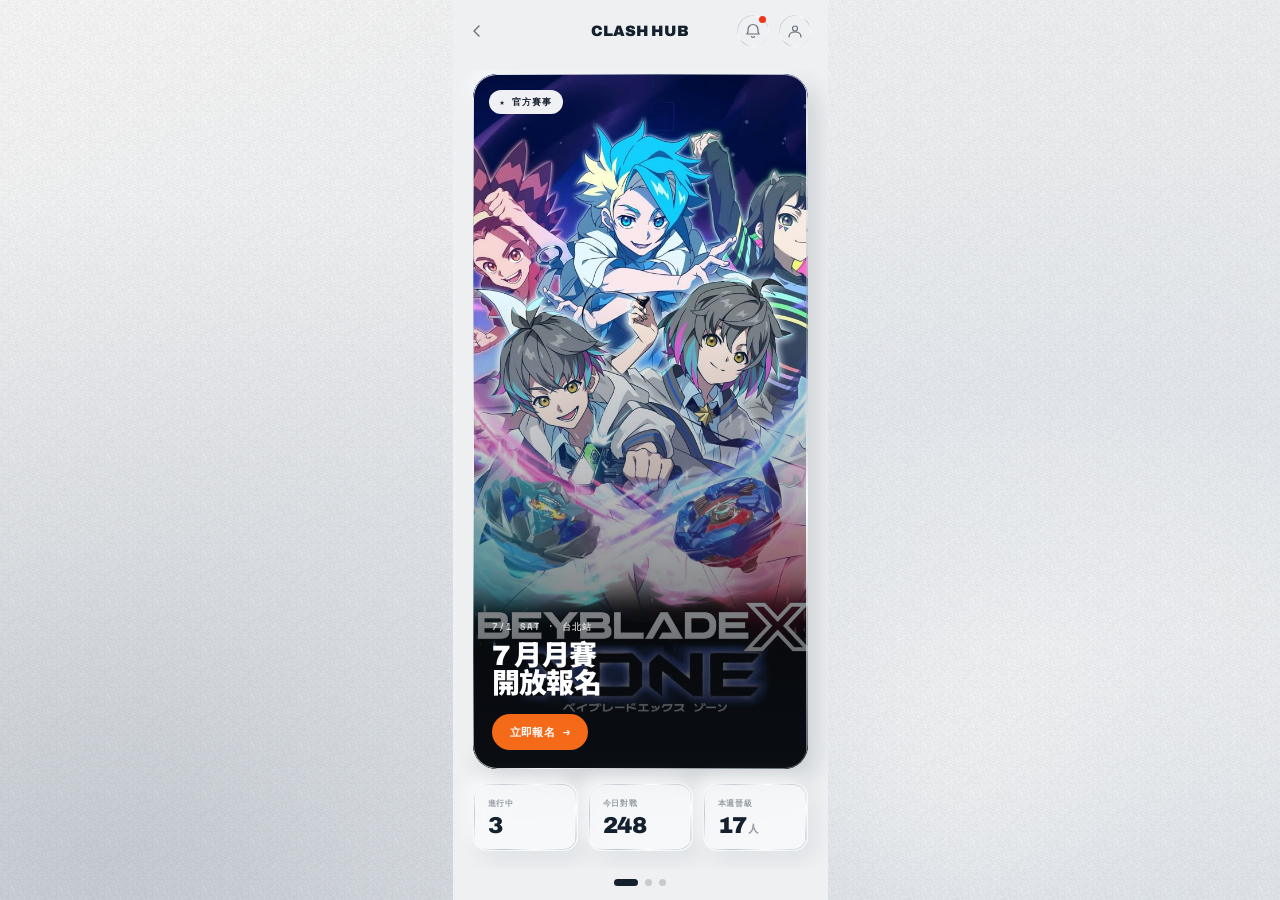
<file: Clash Hub.html>
<!DOCTYPE html>
<html lang="zh-TW">
<head>
  <meta charset="UTF-8">
  <meta name="viewport" content="width=device-width, initial-scale=1.0">
  <title>AMPHICLASH — Clash Hub</title>
  <link rel="stylesheet" href="_styles.css?v=20260624-1">
  <style>
    body { align-items: stretch; background: #eef0f2; }
    .app-shell { height: 100dvh; max-height: 100dvh; display: flex; flex-direction: column; overflow: hidden; background: #eef0f2; }
    .app-header .logo { position: absolute; left: 50%; transform: translateX(-50%); pointer-events: none; }

    .greet { flex-shrink: 0; padding: 10px 20px 6px; }
    .greet-hi { font-family: var(--f-display); font-weight: 900; font-size: 26px; letter-spacing: -.03em; color: var(--tx); line-height: 1; }
    .greet-hi em { font-style: normal; color: var(--tx-3); }
    .greet-sub { font-family: var(--f-mono); font-size: 10px; color: var(--tx-3); margin-top: 7px; letter-spacing: .03em; }

    /* ── Full-bleed horizontal pager ── */
    .pager-wrap { flex: 1; min-height: 0; position: relative; }
    .pager {
      position: absolute; inset: 0;
      display: flex; overflow-x: auto; overflow-y: hidden;
      scroll-snap-type: x mandatory; scrollbar-width: none; -webkit-overflow-scrolling: touch;
    }
    .pager::-webkit-scrollbar { display: none; }
    .panel {
      flex-shrink: 0; width: 100%; min-width: 100%; height: 100%;
      scroll-snap-align: start; display: flex; flex-direction: column; overflow: hidden;
    }
    .panel-h { flex-shrink: 0; display: flex; align-items: baseline; justify-content: space-between; padding: 2px 20px 8px; }
    .panel-t { font-family: var(--f-display); font-weight: 900; font-size: 15px; letter-spacing: -.01em; color: var(--tx); }
    .panel-n { font-family: var(--f-mono); font-size: 9px; font-weight: 700; letter-spacing: .14em; color: var(--tx-3); }
    .panel-scroll { flex: 1; min-height: 0; overflow-y: auto; -webkit-overflow-scrolling: touch; scrollbar-width: none; }
    .panel-scroll::-webkit-scrollbar { display: none; }

    /* ── Panel 1: Hero ── */
    .hero-stack { flex: 1; min-height: 0; padding: 4px 20px 18px; display: flex; flex-direction: column; gap: 14px; }
    .hero-card {
      position: relative; flex: 1; min-height: 300px; border-radius: 24px; overflow: hidden; background: #e7eaed;
      box-shadow: 8px 11px 26px rgba(20,32,46,0.16), -5px -5px 14px rgba(255,255,255,0.7), inset 0 1px 0 rgba(255,255,255,0.6);
    }
    .hero-card::after { content: ''; position: absolute; inset: 0; border-radius: inherit; padding: 1.4px; background: var(--metal); -webkit-mask: linear-gradient(#000 0 0) content-box, linear-gradient(#000 0 0); mask: linear-gradient(#000 0 0) content-box, linear-gradient(#000 0 0); -webkit-mask-composite: xor; mask-composite: exclude; pointer-events: none; z-index: 4; }
    .hero-img { position: absolute; inset: 0; width: 100%; height: 100%; object-fit: cover; }
    .hero-scrim { position: absolute; inset: 0; background: linear-gradient(to top, rgba(12,16,22,0.82) 0%, rgba(12,16,22,0.28) 42%, transparent 68%); z-index: 1; }
    .hero-tag { position: absolute; top: 16px; left: 16px; z-index: 3; font-family: var(--f-mono); font-size: 8.5px; font-weight: 700; letter-spacing: .1em; text-transform: uppercase; padding: 5px 11px; border-radius: 100px; background: rgba(255,255,255,0.94); color: var(--tx); display: inline-flex; align-items: center; gap: 6px; }
    .hero-tag--live { background: #14202e; color: #fff; }
    .hero-tag--live i { width: 6px; height: 6px; border-radius: 50%; background: var(--neon); box-shadow: 0 0 5px var(--neon); animation: pulse 1.1s ease-in-out infinite; }
    .hero-meta { position: absolute; left: 19px; right: 19px; bottom: 19px; z-index: 3; }
    .hero-kicker { font-family: var(--f-mono); font-size: 9px; font-weight: 700; letter-spacing: .12em; text-transform: uppercase; color: rgba(255,255,255,0.72); margin-bottom: 8px; }
    .hero-title { font-family: var(--f-display); font-weight: 900; font-size: 28px; letter-spacing: -.02em; line-height: 1.02; color: #fff; }
    .hero-cta { margin-top: 15px; display: inline-flex; align-items: center; gap: 7px; font-family: var(--f-mono); font-size: 10.5px; font-weight: 700; letter-spacing: .04em; color: var(--tx); background: #fff; border: none; border-radius: 100px; padding: 10px 18px; cursor: pointer; }
    .hero-cta--accent { background: hsl(22 92% 53%); color: #fff; }
    .hero-inner-dots { display: flex; gap: 6px; justify-content: center; }
    .hid { width: 6px; height: 6px; border-radius: 50%; background: rgba(20,32,46,0.18); transition: all .25s; }
    .hid.on { width: 18px; border-radius: 3px; background: #14202e; }
    .pulse-row { display: flex; gap: 10px; }
    .pulse-cell { flex: 1; border-radius: 14px; padding: 13px 14px; }
    .pulse-k { font-family: var(--f-mono); font-size: 8px; font-weight: 700; letter-spacing: .1em; text-transform: uppercase; color: var(--tx-3); }
    .pulse-v { font-family: var(--f-display); font-weight: 900; font-size: 23px; letter-spacing: -.02em; color: var(--tx); margin-top: 5px; line-height: 1; }
    .pulse-v small { font-size: 11px; color: var(--tx-3); font-weight: 700; }

    /* ── Feed cards (panels 2 & 3) ── */
    .stack { padding: 0 20px 18px; display: flex; flex-direction: column; gap: 11px; }
    .fcard { border-radius: 16px; padding: 15px 16px; }
    .fc-head { display: flex; align-items: center; gap: 9px; }
    .fc-av { width: 36px; height: 36px; border-radius: 50%; flex-shrink: 0; display: flex; align-items: center; justify-content: center; font-family: var(--f-display); font-weight: 900; font-size: 14px; border: 2px solid; background: #fff; }
    .fc-who { flex: 1; min-width: 0; }
    .fc-name { font-family: var(--f-ui); font-weight: 700; font-size: 13px; color: var(--tx); }
    .fc-time { font-family: var(--f-mono); font-size: 9px; color: var(--tx-3); margin-top: 2px; }
    .fc-kind { flex-shrink: 0; width: 25px; height: 25px; border-radius: 7px; display: flex; align-items: center; justify-content: center; color: var(--tx-3); background: rgba(20,32,46,0.05); }
    .fc-text { font-family: var(--f-ui); font-size: 13px; line-height: 1.5; color: var(--tx); margin-top: 11px; }
    .fc-text b { font-weight: 700; }
    .fc-score { display: flex; align-items: center; justify-content: center; gap: 12px; margin-top: 11px; padding: 10px; border-radius: 11px; background: rgba(20,32,46,0.04); }
    .fc-sn { font-family: var(--f-display); font-weight: 900; font-size: 12px; color: var(--tx-3); }
    .fc-sn.win { color: var(--tx); }
    .fc-sv { font-family: var(--f-display); font-weight: 900; font-size: 20px; letter-spacing: -.02em; color: var(--tx); }
    .fc-sv .w { color: hsl(22 92% 50%); }
    .fc-rank { display: flex; align-items: center; justify-content: center; gap: 10px; margin-top: 11px; padding: 11px; border-radius: 11px; background: rgba(20,32,46,0.04); font-family: var(--f-display); font-weight: 900; font-size: 12px; }
    .fc-rank .from { color: var(--tx-3); }
    .fc-rank .to { color: hsl(22 92% 50%); }
    .fc-foot { display: flex; align-items: center; gap: 17px; margin-top: 12px; padding-top: 11px; border-top: 1px solid var(--line); }
    .fc-btn { display: flex; align-items: center; gap: 5px; font-family: var(--f-mono); font-size: 10.5px; font-weight: 700; color: var(--tx-3); background: none; border: none; cursor: pointer; padding: 0; }
    .fc-btn.liked { color: hsl(22 92% 50%); }

    /* news cards */
    .news { border-radius: 16px; overflow: hidden; position: relative; }
    .news-img-wrap { position: relative; height: 132px; }
    .news-img { width: 100%; height: 100%; object-fit: cover; display: block; }
    .news-scrim { position: absolute; inset: 0; background: linear-gradient(to top, rgba(12,16,22,0.7), transparent 70%); }
    .news-badge { position: absolute; top: 12px; left: 12px; font-family: var(--f-mono); font-size: 8px; font-weight: 700; letter-spacing: .08em; text-transform: uppercase; padding: 4px 9px; border-radius: 100px; background: rgba(255,255,255,0.94); color: var(--tx); }
    .news-body { padding: 13px 15px 15px; }
    .news-t { font-family: var(--f-display); font-weight: 900; font-size: 16px; letter-spacing: -.01em; color: var(--tx); line-height: 1.15; }
    .news-d { font-family: var(--f-mono); font-size: 9.5px; color: var(--tx-3); margin-top: 6px; letter-spacing: .03em; }
    .news-cta { margin-top: 11px; font-family: var(--f-mono); font-size: 10px; font-weight: 700; color: var(--tx); background: none; border: none; padding: 0; cursor: pointer; }

    /* ── Bottom pager dots ── */
    .pager-dots { flex-shrink: 0; display: flex; gap: 7px; justify-content: center; padding: 10px 0 14px; }
    .pd { width: 7px; height: 7px; border-radius: 50%; background: rgba(20,32,46,0.18); transition: all .25s; }
    .pd.on { width: 24px; border-radius: 4px; background: #14202e; }
  </style>
</head>
<body class="aqua-bg skin-aqua">
  <div class="app-shell skin-aqua">

    <header class="app-header" style="flex-shrink:0;">
      <a href="Grid Hub.html" style="display:flex;align-items:center;color:var(--tx-2);text-decoration:none;">
        <svg width="16" height="16" viewBox="0 0 16 16" fill="none"><path d="M10 3L5 8l5 5" stroke="currentColor" stroke-width="1.4" stroke-linecap="round" stroke-linejoin="round"/></svg>
      </a>
      <span class="logo">CLASH HUB</span>
      <div class="header-icons">
        <a href="Notifications.html" class="header-icon" title="通知" style="position:relative;">
          <svg width="16" height="16" viewBox="0 0 16 16" fill="none"><path d="M8 1.5a5 5 0 0 1 5 5v2.5l1 2H2l1-2V6.5a5 5 0 0 1 5-5z" stroke="currentColor" stroke-width="1.2" fill="none"/><path d="M6.5 13a1.5 1.5 0 0 0 3 0" stroke="currentColor" stroke-width="1.2" fill="none"/></svg>
          <span style="position:absolute;top:1px;right:3px;width:7px;height:7px;border-radius:50%;background:hsl(8 90% 52%);z-index:5;"></span>
        </a>
        <a href="Profile.html" class="header-icon">
          <svg width="16" height="16" viewBox="0 0 16 16" fill="none"><circle cx="8" cy="5.5" r="2.5" stroke="currentColor" stroke-width="1.2"/><path d="M2 14c0-3.3 2.7-5 6-5s6 1.7 6 5" stroke="currentColor" stroke-width="1.2" stroke-linecap="round"/></svg>
        </a>
      </div>
    </header>

    <div class="pager-wrap">
      <div class="pager" id="pager">

        <!-- Panel 1 — Hero -->
        <section class="panel" data-screen-label="精選">
          <div class="panel-h"><span class="panel-t"></span></div>
          <div class="panel-scroll" style="display:flex;flex-direction:column;">
            <div class="hero-stack">
              <div class="hero-card" id="hero-card">
                <img class="hero-img" id="hero-img" src="assets/beyblade-x-poster.jpeg" alt="">
                <div class="hero-scrim"></div>
                <span class="hero-tag" id="hero-tagel">★ 官方賽事</span>
                <div class="hero-meta">
                  <div class="hero-kicker" id="hero-kicker">7/1 SAT · 台北站</div>
                  <div class="hero-title" id="hero-title">7 月月賽<br>開放報名</div>
                  <button class="hero-cta hero-cta--accent" id="hero-cta">立即報名 →</button>
                </div>
              </div>
              <div class="hero-inner-dots" id="hero-inner-dots" style="display:none;"></div>
              <div class="pulse-row">
                <div class="glass pulse-cell"><div class="pulse-k">進行中</div><div class="pulse-v">3</div></div>
                <div class="glass pulse-cell"><div class="pulse-k">今日對戰</div><div class="pulse-v">248</div></div>
                <div class="glass pulse-cell"><div class="pulse-k">本週晉級</div><div class="pulse-v">17<small> 人</small></div></div>
              </div>
            </div>
          </div>
        </section>

        <!-- Panel 2 — 社群動態 -->
        <section class="panel" data-screen-label="社群動態">
          <div class="panel-h"><span class="panel-t">社群動態</span></div>
          <div class="panel-scroll"><div class="stack" id="feed-stack"></div></div>
        </section>

        <!-- Panel 3 — 賽事消息 -->
        <section class="panel" data-screen-label="賽事消息">
          <div class="panel-h"><span class="panel-t">賽事消息</span></div>
          <div class="panel-scroll"><div class="stack" id="news-stack"></div></div>
        </section>

      </div>
    </div>

    <div class="pager-dots" id="pager-dots">
      <span class="pd on"></span><span class="pd"></span><span class="pd"></span>
    </div>
  </div>

  <script>
    const RVAR = { 'Kai':'var(--rk-champ)','Vortex':'var(--rk-primus)','StormDragon':'var(--rk-primus)','NovaBlade':'var(--rk-sec)','Phoenix':'var(--rk-tiro)' };
    const I_WIN = '<svg width="13" height="13" viewBox="0 0 16 16" fill="none"><path d="M4.5 2.5h7v3a3.5 3.5 0 0 1-7 0v-3z" stroke="currentColor" stroke-width="1.2"/><path d="M6.5 11h3M7 11v2.5h2V11" stroke="currentColor" stroke-width="1.2" stroke-linecap="round"/></svg>';
    const I_RANK = '<svg width="13" height="13" viewBox="0 0 16 16" fill="none"><path d="M8 2l1.6 3.4L13 6l-2.5 2.4.6 3.6L8 10.3 4.9 12l.6-3.6L3 6l3.4-.6L8 2z" stroke="currentColor" stroke-width="1.1" stroke-linejoin="round"/></svg>';

    /* hero slides */
    const HERO = [
      { img:'assets/beyblade-x-poster.jpeg', tag:'★ 官方賽事', live:false, kicker:'7/1 SAT · 台北站', title:'7 月月賽<br>開放報名', cta:'立即報名 →', accent:true, link:'Battle Spot.html' },
      { img:'assets/bg-kingkazuma.jpeg', tag:'NEW SEASON', live:false, kicker:'賽季更新', title:'AMPHICLASH<br>2.0 開跑', cta:'查看階級 →', accent:false, link:'Ranking.html' },
      { img:'assets/bg-oz.jpeg', tag:'LIVE', live:true, kicker:'板橋 Spin Arena', title:'深夜場<br>八強進行中', cta:'看賽程 →', accent:false, link:'Battle Spot.html' },
    ];
    let heroIdx=0;
    const hImg=document.getElementById('hero-img'), hTag=document.getElementById('hero-tagel'), hKick=document.getElementById('hero-kicker'), hTit=document.getElementById('hero-title'), hCta=document.getElementById('hero-cta');
    const hDots=document.getElementById('hero-inner-dots');
    hDots.innerHTML=HERO.map((_,i)=>`<span class="hid ${i===0?'on':''}" onclick="setHero(${i})"></span>`).join('');
    function setHero(i){
      heroIdx=i; const h=HERO[i];
      hImg.src=h.img;
      hTag.className='hero-tag'+(h.live?' hero-tag--live':''); hTag.innerHTML=(h.live?'<i></i>':'')+h.tag;
      hKick.textContent=h.kicker; hTit.innerHTML=h.title;
      hCta.className='hero-cta'+(h.accent?' hero-cta--accent':''); hCta.textContent=h.cta; hCta.onclick=()=>window.location=h.link;
      hDots.querySelectorAll('.hid').forEach((d,j)=>d.classList.toggle('on',j===i));
    }
    setHero(0);
    const reduce=window.matchMedia('(prefers-reduced-motion: reduce)').matches;
    let heroAuto;
    function startHero(){ clearInterval(heroAuto); heroAuto=setInterval(()=>{ if(curPanel!==0) return; setHero((heroIdx+1)%HERO.length); }, 4000); }
    if(!reduce) startHero();

    /* feed */
    const POSTS = [
      { id:1, who:'Kai', av:'K', time:'3 小時前', text:'拿下這場硬仗,<b>XTREME</b> 終結漂亮!', report:{ a:'Kai', b:'Vortex', sa:4, sb:2 }, likes:24, liked:false },
      { id:2, who:'NovaBlade', av:'N', time:'5 小時前', text:'突破了!正式晉升,繼續衝 PRIMUS 💪', rankFrom:'PROV', rankTo:'SECUNDUS', likes:41, liked:true },
      { id:3, who:'StormDragon', av:'S', time:'昨天', text:'板橋深夜場八強,打到最後一回合!', report:{ a:'StormDragon', b:'IronClaw', sa:4, sb:3 }, likes:18, liked:false },
      { id:4, who:'Phoenix', av:'P', time:'昨天', text:'新手三個月,終於上 PROVOCATUS!', rankFrom:'GREG', rankTo:'PROVOCATUS', likes:33, liked:false },
      { id:5, who:'Vortex', av:'V', time:'2 天前', text:'復仇成功,守住 PRIMUS。', report:{ a:'Vortex', b:'Zenith', sa:4, sb:1 }, likes:29, liked:false },
    ];
    function fcard(p){
      const col=RVAR[p.who]||'var(--tx-3)'; let mid='';
      if(p.report){ const r=p.report, aw=r.sa>r.sb;
        mid=`<div class="fc-score"><span class="fc-sn ${aw?'win':''}">${r.a}</span><span class="fc-sv"><span class="${aw?'w':''}">${r.sa}</span>:<span class="${aw?'':'w'}">${r.sb}</span></span><span class="fc-sn ${aw?'':'win'}">${r.b}</span></div>`;
      } else if(p.rankTo){
        mid=`<div class="fc-rank"><span class="from">${p.rankFrom}</span><svg width="16" height="16" viewBox="0 0 18 18" fill="none"><path d="M4 9h8M10 5l4 4-4 4" stroke="hsl(22 92% 50%)" stroke-width="1.5" stroke-linecap="round" stroke-linejoin="round"/></svg><span class="to">${p.rankTo}</span></div>`;
      }
      return `<div class="glass fcard">
        <div class="fc-head"><span class="fc-av" style="border-color:${col};color:${col};">${p.av}</span>
          <div class="fc-who"><div class="fc-name">${p.who}</div><div class="fc-time">${p.time}</div></div>
          <span class="fc-kind">${p.rankTo?I_RANK:I_WIN}</span></div>
        <div class="fc-text">${p.text}</div>${mid}
        <div class="fc-foot">
          <button class="fc-btn ${p.liked?'liked':''}" onclick="like(${p.id},this)"><svg width="13" height="13" viewBox="0 0 16 16" fill="${p.liked?'currentColor':'none'}"><path d="M8 13.5S2.5 9.8 2.5 6.2A2.7 2.7 0 0 1 8 5a2.7 2.7 0 0 1 5.5 1.2C13.5 9.8 8 13.5 8 13.5z" stroke="currentColor" stroke-width="1.2" stroke-linejoin="round"/></svg><span data-likes>${p.likes}</span></button>
          <button class="fc-btn"><svg width="13" height="13" viewBox="0 0 16 16" fill="none"><path d="M3 8a5 5 0 0 1 10 0 5 5 0 0 1-5 5H3l1.4-1.4A4.9 4.9 0 0 1 3 8z" stroke="currentColor" stroke-width="1.2" stroke-linejoin="round"/></svg>留言</button>
        </div></div>`;
    }
    document.getElementById('feed-stack').innerHTML=POSTS.map(fcard).join('');
    function like(id,btn){ const p=POSTS.find(x=>x.id===id); p.liked=!p.liked; p.likes+=p.liked?1:-1; btn.classList.toggle('liked',p.liked); btn.querySelector('svg').setAttribute('fill',p.liked?'currentColor':'none'); btn.querySelector('[data-likes]').textContent=p.likes; }

    /* news */
    const NEWS = [
      { img:'assets/beyblade-x-poster.jpeg', badge:'官方', t:'7 月月賽 · 台北站', d:'7/1 (六) 14:00 · WBO 信義旗艦店', link:'Battle Spot.html' },
      { img:'assets/bg-kingkazuma.jpeg', badge:'賽季', t:'AMPHICLASH 2.0 賽季開跑', d:'即日起 · 全台據點 · 階級制度更新', link:'Ranking.html' },
      { img:'assets/bg-oz.jpeg', badge:'店家', t:'信義店 · 週五夜戰', d:'每週五 19:00 · 現場報名', link:'Battle Spot.html' },
    ];
    document.getElementById('news-stack').innerHTML=NEWS.map(n=>`
      <div class="glass news">
        <div class="news-img-wrap"><img class="news-img" src="${n.img}" alt=""><div class="news-scrim"></div><span class="news-badge">${n.badge}</span></div>
        <div class="news-body"><div class="news-t">${n.t}</div><div class="news-d">${n.d}</div><button class="news-cta" onclick="window.location='${n.link}'">查看詳情 →</button></div>
      </div>`).join('');

    /* pager dots */
    const pager=document.getElementById('pager');
    const pds=document.querySelectorAll('#pager-dots .pd');
    let curPanel=0;
    pager.addEventListener('scroll',()=>{
      const i=Math.round(pager.scrollLeft/pager.clientWidth);
      if(i!==curPanel){ curPanel=i; pds.forEach((d,j)=>d.classList.toggle('on',j===i)); }
    });
  </script>
</body>
</html>
</file>
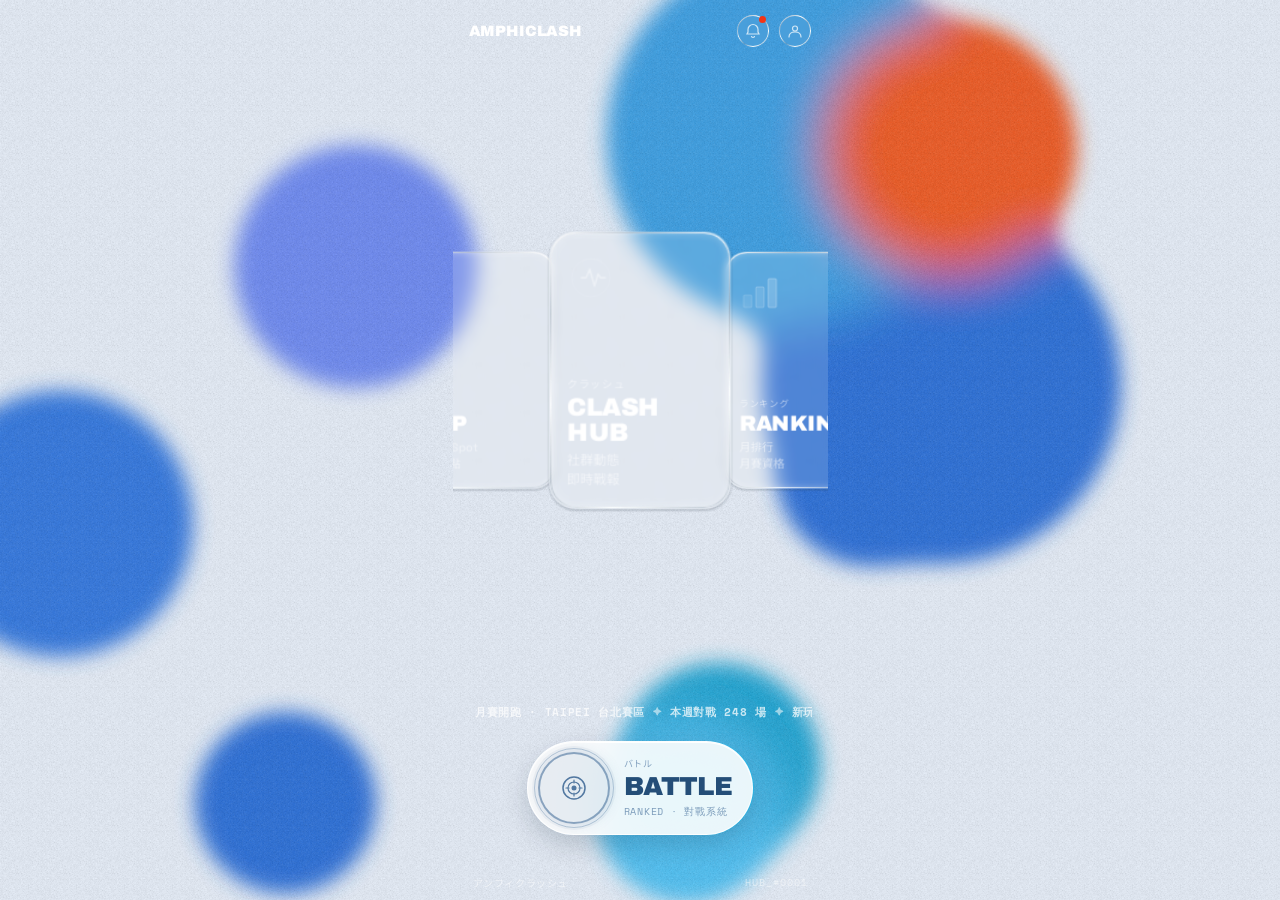
<file: Grid Hub.html>
<!DOCTYPE html>
<html lang="zh-TW">
<head>
  <meta charset="UTF-8">
  <meta name="viewport" content="width=device-width, initial-scale=1.0">
  <title>AMPHICLASH — Grid Hub</title>
  <link rel="stylesheet" href="_styles.css?v=20260624-1">
  <style>
    /* ═══ SKIN: AQUA — saturated blue glass (skylrk replica) ═══ */
    .skin-aqua {
      --bg:       transparent;
      --bg-2:     rgba(251,251,251,0.16);
      --glass-bg: rgba(251,251,251,0.15);
      --glass-bd: rgba(251,251,251,0.55);
      --glass-hi: rgba(251,251,251,0.75);
      --tx:       #ffffff;
      --tx-2:     rgba(255,255,255,0.74);
      --tx-3:     rgba(255,255,255,0.55);
      --line:     rgba(255,255,255,0.22);
      --halftone: rgba(255,255,255,0.30);
      --ph-base:  rgba(255,255,255,0.12);
    }
    body.aqua-bg {
      background:
        radial-gradient(135% 110% at 82% 72%, rgba(247,251,255,0.95) 0%, rgba(186,217,244,0.55) 26%, transparent 52%),
        radial-gradient(130% 120% at 8% 96%, #0b1b2c 0%, rgba(11,27,44,0.55) 30%, transparent 62%),
        linear-gradient(158deg, #a8d5f7 0%, #5d9bca 44%, #29527f 100%) !important;
      background-attachment: fixed !important;
    }
    /* drifting studio light */
    body.aqua-bg::after {
      content: '';
      position: fixed;
      z-index: 0; pointer-events: none;
      width: 85vh; height: 85vh;
      top: 50%; left: 50%;
      border-radius: 50%;
      filter: blur(55px);
      background: radial-gradient(circle, rgba(250,253,255,0.78), rgba(196,224,248,0.28) 46%, transparent 70%);
      animation: lightDrift 9s ease-in-out infinite;
    }
    @keyframes lightDrift {
      0%   { transform: translate(-90%,-90%) scale(1);    opacity: 0.85; }
      25%  { transform: translate(10%,-55%)  scale(1.35); opacity: 1; }
      50%  { transform: translate(-30%,10%)  scale(0.95); opacity: 0.7; }
      75%  { transform: translate(-95%,-20%) scale(1.3);  opacity: 1; }
      100% { transform: translate(-90%,-90%) scale(1);    opacity: 0.85; }
    }
    /* second drifting light */
    .app-shell::before {
      content: '';
      position: fixed;
      z-index: 0; pointer-events: none;
      width: 70vh; height: 70vh;
      top: 50%; left: 50%;
      border-radius: 50%;
      filter: blur(60px);
      background: radial-gradient(circle, rgba(255,255,255,0.55), rgba(120,180,230,0.22) 50%, transparent 72%);
      animation: lightDrift2 11s ease-in-out infinite;
    }
    @keyframes lightDrift2 {
      0%   { transform: translate(20%,20%)   scale(1.1); opacity: 0.6; }
      33%  { transform: translate(-70%,40%)  scale(0.9); opacity: 0.9; }
      66%  { transform: translate(30%,-40%)  scale(1.4); opacity: 0.8; }
      100% { transform: translate(20%,20%)   scale(1.1); opacity: 0.6; }
    }
    /* fine grain overlay */
    body.aqua-bg::before {
      content: '';
      position: fixed; inset: 0;
      z-index: 1; pointer-events: none;
      opacity: 0.45;
      background-image: url("assets/grain.png");
      background-size: 48px 48px;
      background-repeat: repeat;
    }
    @media (prefers-reduced-motion: reduce) {
      body.aqua-bg { animation: none; }
    }
    /* crystal glass — exact skylrk info-card values */
    .skin-aqua .glass,
    .skin-aqua .fan-card {
      -webkit-backdrop-filter: blur(3px);
      backdrop-filter: blur(3px);
      background: rgba(255,255,255,0.14) !important;
      border: 1px solid transparent;
      box-shadow:
        inset 0 1px 1px rgba(255,255,255,0.62),
        inset 0 0 9px rgba(255,255,255,0.36),
        0 1px 2px rgba(40,52,66,0.32);
    }
    /* uniform transparency — no specular white gradient */
    .skin-aqua .fan-card { position: relative; overflow: hidden; }
    .skin-aqua .fan-card::after { display: none !important; }
    /* ── thin silver metallic edge on cards ── */
    .skin-aqua .fan-card,
    .skin-aqua .glass { border-color: transparent !important; }
    .skin-aqua .fan-card::before,
    .skin-aqua .glass::before {
      content: '';
      display: block;
      position: absolute;
      inset: 0;
      border-radius: inherit;
      padding: 1px;
      background: linear-gradient(135deg,
        rgba(255,255,255,0.99) 0%,
        rgba(150,164,178,0.55) 18%,
        rgba(255,255,255,0.93) 38%,
        rgba(126,142,158,0.50) 56%,
        rgba(252,255,255,0.97) 74%,
        rgba(148,164,178,0.56) 100%);
      -webkit-mask: linear-gradient(#000 0 0) content-box, linear-gradient(#000 0 0);
              mask: linear-gradient(#000 0 0) content-box, linear-gradient(#000 0 0);
      -webkit-mask-composite: xor;
              mask-composite: exclude;
      pointer-events: none;
      z-index: 3;
    }
    .skin-aqua .fan-card > * { position: relative; z-index: 2; }
    /* whiten dark inline icons */
    .skin-aqua .fan-card__icon { filter: brightness(0) invert(1); opacity: 0.62; }
    /* pill nav header */
    .skin-aqua .app-header {
      background: transparent;
      -webkit-backdrop-filter: none;
      backdrop-filter: none;
      border: 0;
    }
    .skin-aqua .header-icon {
      background: rgba(251,251,251,0.14);
      border-color: rgba(251,251,251,0.50);
      box-shadow: inset 0 1px 0 rgba(251,251,251,0.55);
    }
    .skin-aqua .banner-toggle-btn.active { background: rgba(251,251,251,0.92); color: #2d5a8c; }

    /* ── match other frames to crystal cards ── */
    .skin-aqua .header-icon,
    .skin-aqua .banner-toggle {
      position: relative;
      background: rgba(251,251,251,0.04);
      border-color: transparent !important;
      -webkit-backdrop-filter: blur(2px);
      backdrop-filter: blur(2px);
      box-shadow: inset 0 1px 0 rgba(251,251,251,0.70);
    }
    .skin-aqua .header-icon::before,
    .skin-aqua .banner-toggle::before {
      content: '';
      position: absolute; inset: 0;
      border-radius: inherit;
      padding: 1px;
      background: linear-gradient(135deg,
        rgba(255,255,255,0.99) 0%,
        rgba(150,164,178,0.55) 18%,
        rgba(255,255,255,0.93) 38%,
        rgba(126,142,158,0.50) 56%,
        rgba(252,255,255,0.97) 74%,
        rgba(148,164,178,0.56) 100%);
      -webkit-mask: linear-gradient(#000 0 0) content-box, linear-gradient(#000 0 0);
              mask: linear-gradient(#000 0 0) content-box, linear-gradient(#000 0 0);
      -webkit-mask-composite: xor;
              mask-composite: exclude;
      pointer-events: none;
      z-index: 3;
    }

    /* ── BATTLE → white button (skylrk btn-add-cart) ── */
    .skin-aqua .battle-pill {
      background: rgba(251,251,251,0.92) !important;
      border: 1px solid rgba(255,255,255,0.85) !important;
      box-shadow:
        inset 0 1px 0 rgba(255,255,255,0.95),
        0 10px 26px rgba(8,26,46,0.18) !important;
    }
    .skin-aqua .battle-pill:hover {
      background: rgba(255,255,255,1) !important;
      box-shadow: inset 0 1px 0 rgba(255,255,255,0.95), 0 14px 32px rgba(8,26,46,0.24) !important;
    }
    .skin-aqua .battle-orb {
      background: rgba(45,90,140,0.08) !important;
      border-color: rgba(45,90,140,0.50) !important;
      box-shadow: 0 0 0 6px rgba(45,90,140,0.05), 0 0 16px rgba(45,90,140,0.14) !important;
    }
    .skin-aqua .battle-orb::after { border-color: rgba(45,90,140,0.28) !important; }
    .skin-aqua .battle-orb svg [stroke] { stroke: #2d5a8c !important; }
    .skin-aqua .battle-orb svg [fill]   { fill: #2d5a8c !important; }
    .skin-aqua .battle-jp    { color: rgba(45,90,140,0.55) !important; }
    .skin-aqua .battle-title { color: #244e78 !important; }
    .skin-aqua .battle-sub   { color: rgba(45,90,140,0.58) !important; }
    .skin-aqua .live-label   { color: #2d5a8c !important; }
    .skin-aqua .live-dot-big {
      background: #2d5a8c !important;
      box-shadow: 0 0 8px rgba(45,90,140,0.5) !important;
      animation: pulse 2.6s ease-in-out infinite !important;
    }
    /* B — glossy sweep across button */
    .skin-aqua .battle-pill { position: relative; overflow: hidden; }
    .skin-aqua .battle-pill > * { position: relative; z-index: 2; }
    .skin-aqua .battle-pill::before {
      content: '';
      position: absolute; top: -20%; bottom: -20%;
      left: -60%; width: 45%;
      background: linear-gradient(105deg, transparent 0%, rgba(255,255,255,0.9) 50%, transparent 100%);
      transform: skewX(-18deg);
      z-index: 1; pointer-events: none;
      animation: btnSweep 4.8s ease-in-out infinite;
    }
    @keyframes btnSweep {
      0%       { left: -60%; }
      45%,100% { left: 130%; }
    }
    @media (prefers-reduced-motion: reduce) {
      .skin-aqua .battle-pill::before { animation: none !important; }
    }

    body { align-items: stretch; }
    .app-shell {
      min-height: 100vh;
      display: flex;
      flex-direction: column;
    }

    /* ── Layout ── */
    .hub-layout {
      flex: 1;
      display: flex;
      flex-direction: column;
      justify-content: space-between;
      padding-bottom: env(safe-area-inset-bottom, 0px);
    }

    /* ── Section label ── */
    .section-label {
      font-family: var(--f-mono);
      font-size: 9.5px;
      letter-spacing: 0.16em;
      text-transform: uppercase;
      color: var(--tx-3);
      padding: 14px 20px 0;
    }

    /* ── Card scroll area ── */
    .cards-section {
      display: flex;
      flex-direction: column;
      justify-content: center;
      flex: 1;
      padding: 4px 0;
    }

    .cards-scroll {
      display: flex;
      overflow-x: scroll;
      overflow-y: visible;
      -webkit-overflow-scrolling: touch;
      scroll-snap-type: x mandatory;
      scrollbar-width: none;
      padding: 30px calc(50% - 76px) 28px;
      scroll-padding-inline: calc(50% - 76px);
      align-items: center;
      gap: 10px;
      touch-action: pan-x;
    }
    .cards-scroll::-webkit-scrollbar { display: none; }

    /* ── Fan card ── */
    .fan-card {
      flex-shrink: 0;
      width: 152px;
      height: 232px;
      border-radius: 22px;
      padding: 18px 14px 16px;
      display: flex;
      flex-direction: column;
      justify-content: space-between;
      scroll-snap-align: center;
      cursor: pointer;
      text-decoration: none;
      color: var(--tx);
      -webkit-backdrop-filter: blur(30px) saturate(220%);
      backdrop-filter: blur(30px) saturate(220%);
      background: var(--glass-bg);
      border: 1px solid var(--glass-bd);
      box-shadow: inset 0 1px 0 var(--glass-hi);
      will-change: transform;
    }

    .fan-card__icon {
      width: 40px; height: 40px;
      opacity: 0.70;
    }
    .fan-card__label {
      font-family: var(--f-jp);
      font-size: 9px;
      color: var(--tx-3);
      letter-spacing: 0.08em;
      margin-bottom: 3px;
    }
    .fan-card__title {
      font-family: var(--f-display);
      font-weight: 900;
      font-size: 21px;
      letter-spacing: -0.02em;
      line-height: 1;
      color: var(--tx);
    }
    .fan-card__sub {
      font-family: var(--f-ui);
      font-size: 11px;
      color: var(--tx-3);
      margin-top: 5px;
      line-height: 1.4;
    }



    /* ── Banner strip ── */
    .banner-wrap {
      padding: 0 16px;
      margin: 12px 0 10px;
      position: relative;
      z-index: 4;
    }
    .banner-strip {
      border-radius: 14px;
      background: transparent;
      overflow: hidden;
      position: relative;
    }
    /* fade edges */
    .banner-strip::before, .banner-strip::after {
      content: '';
      position: absolute;
      top: 0; bottom: 0;
      width: 28px;
      z-index: 2;
      pointer-events: none;
    }
    .banner-strip::before {
      left: 0;
      background: linear-gradient(to right, var(--bg) 20%, transparent);
    }
    .banner-strip::after {
      right: 0;
      background: linear-gradient(to left, var(--bg) 20%, transparent);
    }

    /* mode toggle row */
    .banner-meta {
      display: flex;
      align-items: center;
      justify-content: space-between;
      padding: 7px 12px 0;
      position: relative;
      z-index: 3;
    }
    .banner-type-label {
      font-family: var(--f-mono);
      font-size: 8.5px;
      letter-spacing: 0.12em;
      text-transform: uppercase;
      color: var(--tx-3);
    }
    .banner-toggle {
      display: flex;
      gap: 0;
      border: 1px solid var(--line);
      border-radius: 6px;
      overflow: hidden;
    }
    .banner-toggle-btn {
      font-family: var(--f-mono);
      font-size: 8px;
      letter-spacing: 0.08em;
      text-transform: uppercase;
      padding: 3px 8px;
      border: none;
      background: transparent;
      color: var(--tx-3);
      cursor: pointer;
    }
    .banner-toggle-btn.active {
      background: var(--tx);
      color: var(--bg);
    }

    /* ── Text marquee ── */
    .banner-text {
      padding: 10px 0 10px;
      overflow: hidden;
      width: 100%;
    }
    .banner-text-inner {
      display: inline-flex;
      align-items: center;
      white-space: nowrap;
      will-change: transform;
      animation: marquee-scroll 22s linear infinite;
    }
    .banner-text-inner:hover { animation-play-state: paused; }
    @keyframes marquee-scroll {
      from { transform: translateX(0); }
      to   { transform: translateX(-50%); }
    }
    .banner-text-item {
      font-family: var(--f-mono);
      font-size: 11px;
      font-weight: 700;
      letter-spacing: 0.06em;
      color: var(--tx-2);
      padding: 0 6px;
    }
    .banner-sep {
      font-size: 9px;
      color: var(--tx-3);
      padding: 0 2px;
    }

    /* ── Image strip ── */
    .banner-images {
      display: none;
      padding: 8px 0 10px;
      overflow: hidden;
      width: 100%;
    }
    .banner-images-inner {
      display: inline-flex;
      align-items: center;
      gap: 8px;
      will-change: transform;
      animation: marquee-scroll 20s linear infinite;
    }
    .banner-images-inner:hover { animation-play-state: paused; }
    .banner-img-item {
      width: 72px;
      height: 40px;
      border-radius: 8px;
      background: var(--ph-base);
      border: 1px solid var(--line);
      flex-shrink: 0;
      display: flex;
      align-items: center;
      justify-content: center;
      font-family: var(--f-mono);
      font-size: 7px;
      color: var(--tx-3);
      letter-spacing: 0.06em;
      text-transform: uppercase;
      overflow: hidden;
    }
    .battle-zone {
      padding: 0 16px 36px;
      display: flex;
      justify-content: center;
    }

    .battle-pill {
      display: flex;
      align-items: center;
      gap: 14px;
      padding: 10px 20px 10px 10px;
      border-radius: 100px;
      border: 1px solid rgba(57,255,20,0.42);
      background: rgba(57,255,20,0.07);
      box-shadow:
        0 0 0 1px rgba(57,255,20,0.12),
        0 4px 30px rgba(57,255,20,0.18),
        inset 0 1px 0 rgba(255,255,255,0.85);
      -webkit-backdrop-filter: blur(30px) saturate(180%);
      backdrop-filter: blur(30px) saturate(180%);
      cursor: pointer;
      text-decoration: none;
      color: inherit;
      display: flex;
      transition: box-shadow .2s ease, background .2s ease;
    }
    .battle-pill:hover {
      background: rgba(57,255,20,0.11);
      box-shadow: 0 0 0 1px rgba(57,255,20,0.18), 0 8px 40px rgba(57,255,20,0.28), inset 0 1px 0 rgba(255,255,255,0.85);
    }

    /* Big circle */
    .battle-orb {
      width: 72px; height: 72px;
      border-radius: 50%;
      flex-shrink: 0;
      background: rgba(57,255,20,0.15);
      border: 2px solid rgba(57,255,20,0.65);
      box-shadow:
        0 0 0 6px rgba(57,255,20,0.06),
        0 0 24px rgba(57,255,20,0.40);
      display: flex;
      align-items: center;
      justify-content: center;
      position: relative;
    }
    .battle-orb svg { opacity: 0.80; }

    /* pulse ring */
    .battle-orb::after {
      content: '';
      position: absolute;
      inset: -6px;
      border-radius: 50%;
      border: 1.5px solid rgba(57,255,20,0.30);
      animation: orb-pulse 2s ease-in-out infinite;
    }
    @keyframes orb-pulse {
      0%,100% { transform: scale(1);   opacity: 0.70; }
      50%      { transform: scale(1.08); opacity: 0.25; }
    }
    @media (prefers-reduced-motion: reduce) { .battle-orb::after { animation: none; } }

    .battle-info {
      flex: 1;
      min-width: 0;
    }
    .battle-jp {
      font-family: var(--f-jp);
      font-size: 9px;
      color: rgba(12,43,14,0.50);
      letter-spacing: 0.08em;
      margin-bottom: 3px;
    }
    .battle-title {
      font-family: var(--f-display);
      font-weight: 900;
      font-size: 26px;
      letter-spacing: -0.02em;
      line-height: 1;
      color: #0a2408;
    }
    .battle-sub {
      font-family: var(--f-mono);
      font-size: 9.5px;
      letter-spacing: 0.08em;
      text-transform: uppercase;
      color: rgba(12,43,14,0.48);
      margin-top: 5px;
    }

    .battle-live {
      display: flex;
      flex-direction: column;
      align-items: center;
      gap: 5px;
      flex-shrink: 0;
    }
    .live-dot-big {
      width: 9px; height: 9px;
      border-radius: 50%;
      background: var(--neon);
      box-shadow: 0 0 8px var(--neon);
      animation: pulse 1.1s ease-in-out infinite;
    }
    .live-label {
      font-family: var(--f-mono);
      font-size: 8px;
      letter-spacing: 0.12em;
      text-transform: uppercase;
      color: var(--neon-dim);
      font-weight: 700;
    }
    /* ═══ LIQUID WEBGL BACKGROUND (adapted from CodePen smpnjn/pobGMKp) ═══ */
    .goo-stage { position: fixed; inset: 0; z-index: 0; filter: url(#goo); pointer-events: none; }
    .goo-defs  { position: absolute; width: 0; height: 0; }
    .blob      { position: absolute; border-radius: 50%; will-change: transform; }
    body.aqua-bg { background: #e9f1fc !important; }
    body.aqua-bg::after,
    .app-shell::before { display: none !important; }
  </style>
</head>
<body class="aqua-bg">
  <div class="goo-stage" id="goo-stage"></div>
  <svg class="goo-defs" xmlns="http://www.w3.org/2000/svg" aria-hidden="true">
    <defs>
      <filter id="goo">
        <feGaussianBlur in="SourceGraphic" stdDeviation="22" result="blur"/>
        <feColorMatrix in="blur" mode="matrix"
          values="1 0 0 0 0  0 1 0 0 0  0 0 1 0 0  0 0 0 20 -8" result="goo"/>
        <feGaussianBlur in="goo" stdDeviation="10"/>
      </filter>
    </defs>
  </svg>
  <div class="app-shell skin-aqua">

    <!-- Header -->
    <header class="app-header">
      <a class="logo" href="Landing Page.html">AMPHICLASH</a>
      <div class="header-icons">
        <a class="header-icon" href="Notifications.html" title="通知" style="position:relative;">
          <svg width="16" height="16" viewBox="0 0 16 16" fill="none">
            <path d="M8 1.5a5 5 0 0 1 5 5v2.5l1 2H2l1-2V6.5a5 5 0 0 1 5-5z" stroke="currentColor" stroke-width="1.2" fill="none"/>
            <path d="M6.5 13a1.5 1.5 0 0 0 3 0" stroke="currentColor" stroke-width="1.2" fill="none"/>
          </svg>
          <span style="position:absolute;top:1px;right:3px;width:7px;height:7px;border-radius:50%;background:hsl(8 90% 52%);z-index:5;"></span>
        </a>
        <a class="header-icon" href="Profile.html" title="個人">
          <svg width="16" height="16" viewBox="0 0 16 16" fill="none">
            <circle cx="8" cy="5.5" r="2.5" stroke="currentColor" stroke-width="1.2"/>
            <path d="M2 14c0-3.3 2.7-5 6-5s6 1.7 6 5" stroke="currentColor" stroke-width="1.2" stroke-linecap="round"/>
          </svg>
        </a>
      </div>
    </header>

    <div class="hub-layout">

      <!-- Scrollable fan cards -->
      <div class="cards-section">
        <div class="cards-scroll">

          <!-- MAP — left -->
          <a class="fan-card" href="Battle Spot.html">
            <div class="fan-card__icon">
              <svg viewBox="0 0 40 40" fill="none">
                <circle cx="20" cy="16" r="9"  stroke="rgba(26,26,26,0.20)" stroke-width="1"/>
                <circle cx="20" cy="16" r="3.5" stroke="rgba(26,26,26,0.55)" stroke-width="1.4"/>
                <path d="M20 25c0 0-9 6-9 10" stroke="rgba(26,26,26,0.18)" stroke-width="1" stroke-linecap="round"/>
                <path d="M20 25c0 0 9 6 9 10" stroke="rgba(26,26,26,0.18)" stroke-width="1" stroke-linecap="round"/>
                <circle cx="20" cy="16" r="1.5" fill="rgba(26,26,26,0.60)"/>
              </svg>
            </div>
            <div>
              <div class="fan-card__label">マップ</div>
              <div class="fan-card__title">MAP</div>
              <div class="fan-card__sub">Battle Spot<br>聚會地點</div>
            </div>
          </a>

          <!-- CLASH HUB — center featured -->
          <a class="fan-card" href="Clash Hub.html">
            <div class="fan-card__icon">
              <svg viewBox="0 0 40 40" fill="none">
                <circle cx="20" cy="20" r="16" stroke="rgba(26,26,26,0.20)" stroke-width="1"/>
                <path d="M12 20h4l3-7 4 14 3-10 2 3h4" stroke="rgba(26,26,26,0.65)" stroke-width="1.4" stroke-linecap="round" stroke-linejoin="round"/>
              </svg>
            </div>
            <div>
              <div class="fan-card__label">クラッシュ</div>
              <div class="fan-card__title">CLASH<br>HUB</div>
              <div class="fan-card__sub">社群動態<br>即時戰報</div>
            </div>
          </a>

          <!-- RANKING — right -->
          <a class="fan-card" href="Ranking.html">
            <div class="fan-card__icon">
              <svg viewBox="0 0 40 40" fill="none">
                <rect x="4"  y="24" width="8"  height="12" rx="1" fill="rgba(26,26,26,0.14)" stroke="rgba(26,26,26,0.28)" stroke-width="1"/>
                <rect x="16" y="16" width="8"  height="20" rx="1" fill="rgba(26,26,26,0.20)" stroke="rgba(26,26,26,0.38)" stroke-width="1"/>
                <rect x="28" y="8"  width="8"  height="28" rx="1" fill="rgba(26,26,26,0.28)" stroke="rgba(26,26,26,0.50)" stroke-width="1"/>
              </svg>
            </div>
            <div>
              <div class="fan-card__label">ランキング</div>
              <div class="fan-card__title">RANK&shy;ING</div>
              <div class="fan-card__sub">月排行<br>月賽資格</div>
            </div>
          </a>

        </div>
      </div>

      <!-- Banner strip -->
      <div class="banner-wrap">
        <div class="banner-strip">

          <!-- Text marquee -->
          <div class="banner-text" id="banner-text">
            <div class="banner-text-inner">
              <span class="banner-text-item">月賽開跑 · TAIPEI 台北賽區</span>
              <span class="banner-sep">✦</span>
              <span class="banner-text-item">本週對戰 248 場</span>
              <span class="banner-sep">✦</span>
              <span class="banner-text-item">新玩家 StormDragon 晉升 PRIMUS</span>
              <span class="banner-sep">✦</span>
              <span class="banner-text-item">7/1 月賽 · 台北資格賽開放報名</span>
              <span class="banner-sep">✦</span>
              <!-- duplicate for seamless loop -->
              <span class="banner-text-item">月賽開跑 · TAIPEI 台北賽區</span>
              <span class="banner-sep">✦</span>
              <span class="banner-text-item">本週對戰 248 場</span>
              <span class="banner-sep">✦</span>
              <span class="banner-text-item">新玩家 StormDragon 晉升 PRIMUS</span>
              <span class="banner-sep">✦</span>
              <span class="banner-text-item">7/1 月賽 · 台北資格賽開放報名</span>
              <span class="banner-sep">✦</span>
            </div>
          </div>

          <!-- Image strip -->
          <div class="banner-images" id="banner-img">
            <div class="banner-images-inner">
              <div class="banner-img-item" style="background:hsl(220 60% 90%);">EVENT 01</div>
              <div class="banner-img-item" style="background:hsl(8 80% 88%);">月賽</div>
              <div class="banner-img-item" style="background:hsl(280 50% 88%);">SPOT</div>
              <div class="banner-img-item" style="background:hsl(200 70% 88%);">NEWS</div>
              <div class="banner-img-item" style="background:hsl(25 80% 88%);">EVENT 05</div>
              <!-- duplicate -->
              <div class="banner-img-item" style="background:hsl(220 60% 90%);">EVENT 01</div>
              <div class="banner-img-item" style="background:hsl(8 80% 88%);">月賽</div>
              <div class="banner-img-item" style="background:hsl(280 50% 88%);">SPOT</div>
              <div class="banner-img-item" style="background:hsl(200 70% 88%);">NEWS</div>
              <div class="banner-img-item" style="background:hsl(25 80% 88%);">EVENT 05</div>
            </div>
          </div>
        </div>
      </div>

      <!-- BATTLE zone -->
      <div class="battle-zone">
        <a class="battle-pill" href="Battle Idle.html">

          <!-- Orb -->
          <div class="battle-orb">
            <svg width="28" height="28" viewBox="0 0 28 28" fill="none">
              <circle cx="14" cy="14" r="11" stroke="rgba(57,255,20,0.80)" stroke-width="1.5"/>
              <circle cx="14" cy="14" r="6"  stroke="rgba(57,255,20,0.55)" stroke-width="1.2"/>
              <circle cx="14" cy="14" r="2.5" fill="rgba(57,255,20,0.90)"/>
              <path d="M6 14h3M19 14h3M14 6v3M14 19v3" stroke="rgba(57,255,20,0.55)" stroke-width="1.2" stroke-linecap="round"/>
            </svg>
          </div>

          <!-- Info -->
          <div class="battle-info">
            <div class="battle-jp">バトル</div>
            <div class="battle-title">BATTLE</div>
            <div class="battle-sub">RANKED · 對戰系統</div>
          </div>

          <!-- Live indicator removed -->

        </a>
      </div>

      <!-- tech-row -->
      <div class="tech-row" style="padding:4px 20px 10px; position:relative; z-index:5;">
        <span class="jp" style="font-size:10px; letter-spacing:0.06em;">アンフィクラッシュ</span>
        <span>HUB_#0001</span>
      </div>

    </div>

    <!-- Crosshairs removed -->

  </div>

  <script>
    function setBanner(mode) {
      document.getElementById('banner-text').style.display = mode === 'text' ? 'block' : 'none';
      document.getElementById('banner-img').style.display  = mode === 'img'  ? 'block' : 'none';
    }

    /* ── Dynamic arc carousel ── */
    function updateArc() {
      const scroll = document.querySelector('.cards-scroll');
      const cards  = [...scroll.querySelectorAll('.fan-card')];
      const cx     = scroll.scrollLeft + scroll.offsetWidth / 2;

      cards.forEach(card => {
        const cardCx  = card.offsetLeft + card.offsetWidth / 2;
        const offset  = (cardCx - cx) / (scroll.offsetWidth * 0.55);
        const clamped = Math.max(-1, Math.min(1, offset));
        const rot     =  0;
        const dy      =  0;
        const sc      =  1.20 - Math.abs(clamped) * 0.22;
        card.style.transform = `rotate(${rot}deg) translateY(${dy}px) scale(${sc})`;
        card.style.zIndex    = Math.abs(clamped) < 0.15 ? 3 : 1;
      });
    }

    document.addEventListener('DOMContentLoaded', () => {
      const scroll = document.querySelector('.cards-scroll');
      /* Center on CLASH HUB (2nd card) on load */
      const cards = [...scroll.querySelectorAll('.fan-card')];
      if (cards[1]) {
        scroll.scrollLeft = cards[1].offsetLeft - (scroll.offsetWidth - cards[1].offsetWidth) / 2;
      }
      updateArc();
      scroll.addEventListener('scroll', updateArc, { passive: true });
    });
  </script>
  <script>
  /* Gooey Metaballs — colored blobs merged via SVG goo filter (AMPHICLASH blue) */
  (function(){
    const stage = document.getElementById('goo-stage'); if(!stage) return;
    const W=()=>window.innerWidth, H=()=>window.innerHeight;
    const COLORS=['#2A6FDB','#3278E2','#1FA6D6','#4FC3F7','#6E8BF5','#2A6FDB','#3aa0e6','#F15A22','#2A6FDB'];
    const COUNT=COLORS.length, blobs=[];
    class Blob{
      constructor(i){ this.el=document.createElement('div'); this.el.className='blob';
        this.el.style.background=COLORS[i%COLORS.length]; stage.appendChild(this.el); this.reset(); }
      reset(){ this.r=70+Math.random()*120; this.x=Math.random()*W(); this.y=Math.random()*H();
        this.speed=2.4+Math.random()*1.8; const a=Math.random()*Math.PI*2;
        this.vx=Math.cos(a)*this.speed; this.vy=Math.sin(a)*this.speed;
        this.pulsePhase=Math.random()*Math.PI*2; this.pulseSpeed=0.7+Math.random()*0.9; this.baseR=this.r;
        this.wobPhase=Math.random()*Math.PI*2; this.wobSpeed=0.9+Math.random()*1.2; this.wobAmp=7+Math.random()*9;
        this.flowPhase=Math.random()*Math.PI*2; this.flowSpeed=0.010+Math.random()*0.014;
        this.moodPhase=Math.random()*Math.PI*2; this.moodSpeed=0.25+Math.random()*0.5; this.applySize(); }
      applySize(){ this.el.style.width=this.r*2+'px'; this.el.style.height=this.r*2+'px'; }
      update(t,bs){
        this.flowPhase+=this.flowSpeed;
        this.vx+=Math.cos(this.flowPhase)*0.24; this.vy+=Math.sin(this.flowPhase*1.3+0.7)*0.24;
        const myMood=Math.sin(t*this.moodSpeed+this.moodPhase);
        for(const o of bs){ if(o===this)continue;
          const dx=o.x-this.x,dy=o.y-this.y,d=Math.hypot(dx,dy)||1,range=this.r+o.r+150;
          if(d<range){ const oM=Math.sin(t*o.moodSpeed+o.moodPhase),mood=(myMood+oM)*0.5,f=(1-d/range)*mood*0.10;
            this.vx+=dx/d*f; this.vy+=dy/d*f;
            const near=(this.r+o.r)*0.55; if(d<near){ const push=(1-d/near)*0.30; this.vx-=dx/d*push; this.vy-=dy/d*push; } } }
        this.vx*=0.97; this.vy*=0.97; const sp=Math.hypot(this.vx,this.vy)||1,MIN=0.7,MAX=4.0;
        if(sp<MIN){const k=MIN/sp;this.vx*=k;this.vy*=k;} else if(sp>MAX){const k=MAX/sp;this.vx*=k;this.vy*=k;}
        this.x+=this.vx; this.y+=this.vy;
        if(this.x<-this.r*0.5||this.x>W()+this.r*0.5)this.vx*=-1;
        if(this.y<-this.r*0.5||this.y>H()+this.r*0.5)this.vy*=-1;
        const pulse=1+Math.sin(t*this.pulseSpeed+this.pulsePhase)*0.16; this.r=this.baseR*pulse; this.applySize();
        const wx=Math.sin(t*this.wobSpeed+this.wobPhase)*this.wobAmp, wy=Math.cos(t*this.wobSpeed*0.85+this.wobPhase)*this.wobAmp;
        this.el.style.transform='translate('+(this.x-this.r+wx)+'px,'+(this.y-this.r+wy)+'px)'; }
    }
    for(let i=0;i<COUNT;i++)blobs.push(new Blob(i));
    const reduce=window.matchMedia('(prefers-reduced-motion: reduce)').matches;
    let start=null;
    function loop(ts){ if(start===null)start=ts; const t=(ts-start)/1000; for(const b of blobs)b.update(t,blobs); if(!reduce)requestAnimationFrame(loop); }
    if(reduce){ for(const b of blobs)b.update(0,blobs); } else requestAnimationFrame(loop);
    window.addEventListener('resize',()=>{ for(const b of blobs){ b.x=Math.min(b.x,W()); b.y=Math.min(b.y,H()); } });
    function attract(px,py){ let n=null,nd=Infinity; for(const b of blobs){ const d=(b.x-px)**2+(b.y-py)**2; if(d<nd){nd=d;n=b;} }
      if(n){ n.vx+=(px-n.x)*0.0008; n.vy+=(py-n.y)*0.0008; const m=2.2; n.vx=Math.max(-m,Math.min(m,n.vx)); n.vy=Math.max(-m,Math.min(m,n.vy)); } }
    window.addEventListener('mousemove',e=>attract(e.clientX,e.clientY),{passive:true});
    window.addEventListener('touchmove',e=>{const t=e.touches[0];if(t)attract(t.clientX,t.clientY);},{passive:true});
  })();
  </script>
  <script>
    (function(){})();
  </script>
  <script>
    (function () {
      function init() {
        const overlay = document.querySelector('body > div[style*="backdrop-filter"]');
        if (overlay) overlay.style.display = 'none';
        const circleCv = document.getElementById('particle-canvas');
        if (circleCv) circleCv.style.display = 'none';
      }
      document.readyState==='loading'?document.addEventListener('DOMContentLoaded',init):init();
    })();
  </script>
  <script>
    (function () {
      function init_disabled() {
        const circleCv = document.getElementById('particle-canvas');
        if (circleCv) circleCv.style.display = 'none';

        const canvas = document.createElement('canvas');
        Object.assign(canvas.style, {
          position: 'fixed', top: '0', left: '0',
          width: '100%', height: '100%',
          zIndex: '3', pointerEvents: 'none', display: 'block',
          filter: 'blur(2px)'
        });
        document.body.insertBefore(canvas, document.querySelector('.app-shell'));

        const ctx = canvas.getContext('2d');
        let W, H;
        function resize() { W = canvas.width = window.innerWidth; H = canvas.height = window.innerHeight; }
        resize();
        window.addEventListener('resize', resize);

        const PAL = [
          [255,255,255],[224,240,255],[200,228,252],
          [240,248,255],[210,234,255],[188,220,248],
        ];
        const N = 60;
        const sq = [];

        function mk() {
          const c = PAL[Math.floor(Math.random() * PAL.length)];
          const sz = Math.random() * 18 + 11;
          return {
            x: Math.random() * W, y: Math.random() * H, sz,
            rot: Math.random() * Math.PI * 2,
            drot: (Math.random() - 0.5) * 0.014,
            dy: -(Math.random() * 0.32 + 0.06),
            phase: Math.random() * Math.PI * 2,
            freq: Math.random() * 0.022 + 0.018,
            amp: Math.random() * 2.0 + 1.0,
            c, life: Math.random() * 400 + 200, age: Math.random() * 400,
          };
        }
        for (let i = 0; i < N; i++) sq.push(mk());

        let press = { active:false, x:W/2, y:H/2, burst:[] };
        function onDown(e) { const t=e.touches?e.touches[0]:e; press.active=true; press.x=t.clientX; press.y=t.clientY; }
        function onMove(e) { if(!press.active)return; const t=e.touches?e.touches[0]:e; press.x=t.clientX; press.y=t.clientY; }
        function onUp()    { if(!press.active)return; press.active=false; press.burst=[press.x,press.y]; setTimeout(()=>{press.burst=[];},80); }
        document.addEventListener('pointerdown',   onDown, {passive:true});
        document.addEventListener('pointermove',   onMove, {passive:true});
        document.addEventListener('pointerup',     onUp);
        document.addEventListener('pointercancel', onUp);

        function frame() {
          ctx.clearRect(0, 0, W, H);
          for (let i = 0; i < sq.length; i++) {
            const p = sq[i];
            p.age++;
            if (p.age > p.life) { sq[i] = mk(); continue; }
            p.x += Math.sin(p.age * p.freq + p.phase) * p.amp;
            p.y += p.dy;
            p.rot += p.drot + (press.active ? 0.08 : 0);
            if (p.y < -20) p.y = H + 20;
            if (press.active) {
              const ex=press.x-p.x, ey=press.y-p.y, d=Math.sqrt(ex*ex+ey*ey)+1;
              p.x += (ex/d)*Math.min(280/d,5.0)+(-ey/d)*Math.min(440/d,9.0);
              p.y += (ey/d)*Math.min(280/d,5.0)+(ex/d)*Math.min(440/d,9.0);
            }
            if (press.burst.length) {
              const ex=p.x-press.burst[0],ey=p.y-press.burst[1],d=Math.sqrt(ex*ex+ey*ey)+1;
              p.x+=(ex/d)*Math.min(400/d,11.0); p.y+=(ey/d)*Math.min(400/d,11.0);
            }
            const t=p.age/p.life;
            const env=t<0.15?t/0.15:t>0.82?(1-t)/0.18:1;
            const a=0.34*env;
            const hs=p.sz/2;
            ctx.save(); ctx.translate(p.x,p.y); ctx.rotate(p.rot);
            ctx.fillStyle=`rgba(${p.c[0]},${p.c[1]},${p.c[2]},${a.toFixed(3)})`;
            ctx.fillRect(-hs,-hs,p.sz,p.sz);
            ctx.restore();
          }
          requestAnimationFrame(frame);
        }
        frame();
      }
      document.readyState==='loading'?document.addEventListener('DOMContentLoaded',function(){}):void 0;
    })();
  </script>
</body>
</html>
</file>
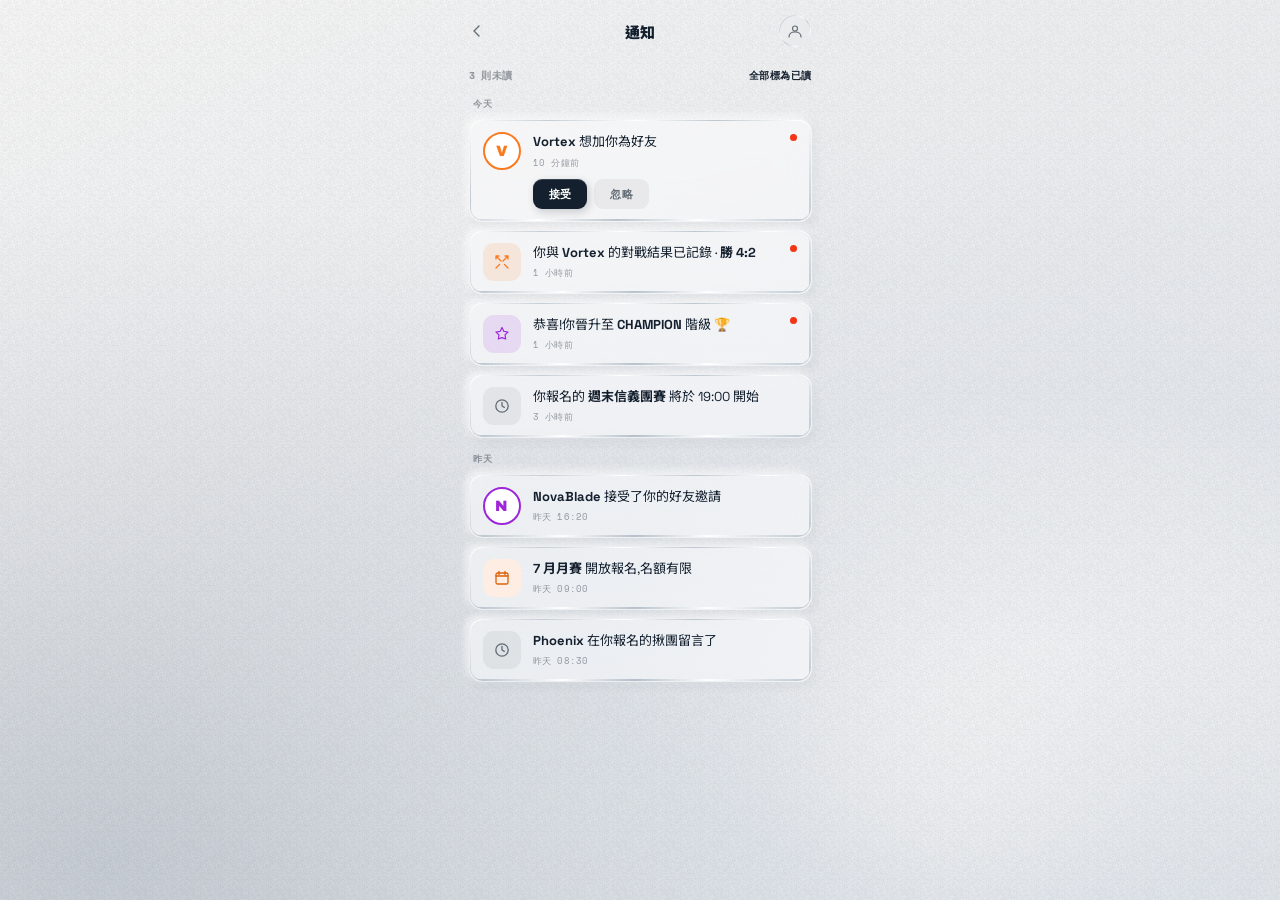
<file: Notifications.html>
<!DOCTYPE html>
<html lang="zh-TW">
<head>
  <meta charset="UTF-8">
  <meta name="viewport" content="width=device-width, initial-scale=1.0">
  <title>AMPHICLASH — Notifications</title>
  <link rel="stylesheet" href="_styles.css?v=20260624-1">
  <style>
    body { align-items: stretch; background: #ffffff; }
    .app-shell { height: 100dvh; max-height: 100dvh; display: flex; flex-direction: column; overflow: hidden; }
    .app-header .logo { position: absolute; left: 50%; transform: translateX(-50%); pointer-events: none; }

    .n-top { flex-shrink: 0; display: flex; align-items: center; justify-content: space-between; padding: 8px 16px 4px; }
    .n-unread { font-family: var(--f-mono); font-size: 10px; font-weight: 700; letter-spacing: .04em; color: var(--tx-3); }
    .n-read-all { font-family: var(--f-mono); font-size: 10px; font-weight: 700; letter-spacing: .04em; color: var(--tx); background: none; border: none; cursor: pointer; }

    .n-scroll {
      flex: 1; min-height: 0; overflow-y: auto; -webkit-overflow-scrolling: touch;
      padding: 6px 16px 20px; scrollbar-width: thin; scrollbar-color: color-mix(in srgb,var(--tx-3) 45%,transparent) transparent;
    }
    .n-scroll::-webkit-scrollbar { width: 4px; }
    .n-scroll::-webkit-scrollbar-thumb { background: color-mix(in srgb,var(--tx-3) 45%,transparent); border-radius: 4px; }

    .n-day { font-family: var(--f-mono); font-size: 9px; font-weight: 700; letter-spacing: .12em; text-transform: uppercase; color: var(--tx-3); margin: 14px 4px 8px; }
    .n-day:first-child { margin-top: 4px; }

    .n-item { display: flex; gap: 12px; align-items: flex-start; padding: 12px 13px; border-radius: 13px; margin-bottom: 8px; cursor: pointer; position: relative; transition: transform .12s; }
    .skin-aqua .n-item { box-shadow: 3px 4px 11px rgba(20,32,46,0.06), -3px -3px 8px rgba(255,255,255,0.7), inset 0 1px 0 rgba(255,255,255,0.92) !important; }
    .n-item:active { transform: scale(0.995); }
    .n-item.unread::after { content: ''; position: absolute; top: 14px; right: 14px; width: 7px; height: 7px; border-radius: 50%; background: hsl(8 90% 52%); }
    .n-item.read { opacity: 0.62; }

    .n-ic { width: 38px; height: 38px; border-radius: 11px; flex-shrink: 0; display: flex; align-items: center; justify-content: center; }
    .n-ic--friend { color: var(--rk-champ); background: color-mix(in srgb,var(--rk-champ) 12%,transparent); }
    .n-ic--battle { color: var(--rk-primus); background: color-mix(in srgb,var(--rk-primus) 12%,transparent); }
    .n-ic--rank   { color: var(--rk-sec); background: color-mix(in srgb,var(--rk-sec) 12%,transparent); }
    .n-ic--spot   { color: var(--tx-2); background: rgba(20,32,46,0.06); }
    .n-ic--event  { color: hsl(25 90% 45%); background: hsl(25 90% 94%); }
    .n-av { width: 38px; height: 38px; border-radius: 50%; flex-shrink: 0; display: flex; align-items: center; justify-content: center; font-family: var(--f-display); font-weight: 900; font-size: 15px; border: 2px solid; background: #fff; }

    .n-body { flex: 1; min-width: 0; padding-right: 14px; }
    .n-text { font-family: var(--f-ui); font-size: 13px; line-height: 1.5; color: var(--tx); }
    .n-text b { font-weight: 700; }
    .n-time { font-family: var(--f-mono); font-size: 9px; color: var(--tx-3); margin-top: 4px; letter-spacing: .03em; }

    .n-actions { display: flex; gap: 7px; margin-top: 9px; }
    .n-btn { font-family: var(--f-mono); font-size: 11px; font-weight: 700; letter-spacing: .03em; padding: 7px 16px; border-radius: 9px; border: none; cursor: pointer; }
    .n-btn--accept { background: var(--tx); color: #fff; box-shadow: 2px 3px 8px rgba(20,32,46,0.2), inset 0 1px 0 rgba(255,255,255,0.16); }
    .n-btn--decline { background: rgba(20,32,46,0.05); color: var(--tx-2); }
    .n-resolved { font-family: var(--f-mono); font-size: 10px; font-weight: 700; color: var(--tx-3); margin-top: 9px; }

    .n-empty { text-align: center; padding: 60px 0; font-family: var(--f-mono); font-size: 11px; color: var(--tx-3); }
  </style>
</head>
<body class="aqua-bg skin-aqua">
  <div class="app-shell skin-aqua">

    <header class="app-header" style="flex-shrink:0;">
      <a href="Grid Hub.html" style="display:flex;align-items:center;color:var(--tx-2);text-decoration:none;">
        <svg width="16" height="16" viewBox="0 0 16 16" fill="none"><path d="M10 3L5 8l5 5" stroke="currentColor" stroke-width="1.4" stroke-linecap="round" stroke-linejoin="round"/></svg>
      </a>
      <span class="logo">通知</span>
      <div class="header-icons">
        <a href="Profile.html" class="header-icon">
          <svg width="16" height="16" viewBox="0 0 16 16" fill="none"><circle cx="8" cy="5.5" r="2.5" stroke="currentColor" stroke-width="1.2"/><path d="M2 14c0-3.3 2.7-5 6-5s6 1.7 6 5" stroke="currentColor" stroke-width="1.2" stroke-linecap="round"/></svg>
        </a>
      </div>
    </header>

    <div class="n-top">
      <span class="n-unread" id="unread-count">3 則未讀</span>
      <button class="n-read-all" onclick="readAll()">全部標為已讀</button>
    </div>

    <div class="n-scroll" id="n-scroll"></div>
  </div>

  <script>
    const RVAR = { 'Vortex':'var(--rk-primus)','NovaBlade':'var(--rk-sec)','Phoenix':'var(--rk-tiro)','StormDragon':'var(--rk-primus)' };
    const IC = {
      friend:'<svg width="18" height="18" viewBox="0 0 18 18" fill="none"><circle cx="9" cy="6" r="2.6" stroke="currentColor" stroke-width="1.3"/><path d="M3.5 14.5c0-3 2.5-4.6 5.5-4.6s5.5 1.6 5.5 4.6" stroke="currentColor" stroke-width="1.3" stroke-linecap="round"/></svg>',
      battle:'<svg width="18" height="18" viewBox="0 0 18 18" fill="none"><path d="M3 3l5 5M3 6V3h3M15 3l-5 5M15 6V3h-3M6.5 11.5L3 15M11.5 11.5L15 15" stroke="currentColor" stroke-width="1.3" stroke-linecap="round" stroke-linejoin="round"/></svg>',
      rank:'<svg width="18" height="18" viewBox="0 0 18 18" fill="none"><path d="M9 2.5l1.9 3.9 4.1.6-3 2.9.7 4.1L9 12.6 5.3 14l.7-4.1-3-2.9 4.1-.6L9 2.5z" stroke="currentColor" stroke-width="1.2" stroke-linejoin="round"/></svg>',
      spot:'<svg width="18" height="18" viewBox="0 0 18 18" fill="none"><circle cx="9" cy="9" r="6.2" stroke="currentColor" stroke-width="1.3"/><path d="M9 5.5v3.5l2.3 1.4" stroke="currentColor" stroke-width="1.3" stroke-linecap="round"/></svg>',
      event:'<svg width="18" height="18" viewBox="0 0 18 18" fill="none"><rect x="3" y="4" width="12" height="11" rx="1.6" stroke="currentColor" stroke-width="1.3"/><path d="M3 7h12M6 2.5v3M12 2.5v3" stroke="currentColor" stroke-width="1.3" stroke-linecap="round"/></svg>',
    };

    const NOTIFS = [
      { id:0, day:'今天', type:'friend-req', who:'Vortex', text:'<b>Vortex</b> 想加你為好友', time:'10 分鐘前', unread:true, state:'pending' },
      { id:1, day:'今天', kind:'battle', text:'你與 <b>Vortex</b> 的對戰結果已記錄 · <b>勝 4:2</b>', time:'1 小時前', unread:true, link:'Profile.html' },
      { id:2, day:'今天', kind:'rank', text:'恭喜!你晉升至 <b>CHAMPION</b> 階級 🏆', time:'1 小時前', unread:true, link:'Profile.html' },
      { id:3, day:'今天', kind:'spot', text:'你報名的 <b>週末信義團賽</b> 將於 19:00 開始', time:'3 小時前', unread:false, link:'Battle Spot.html' },
      { id:4, day:'昨天', type:'friend-acc', who:'NovaBlade', text:'<b>NovaBlade</b> 接受了你的好友邀請', time:'昨天 16:20', unread:false, link:'Profile.html' },
      { id:5, day:'昨天', kind:'event', text:'<b>7 月月賽</b> 開放報名,名額有限', time:'昨天 09:00', unread:false, link:'Battle Spot.html' },
      { id:6, day:'昨天', kind:'spot', text:'<b>Phoenix</b> 在你報名的揪團留言了', time:'昨天 08:30', unread:false, link:'Battle Spot.html' },
    ];

    function itemHtml(n){
      const left = n.who
        ? `<span class="n-av" style="border-color:${RVAR[n.who]||'var(--tx-3)'};color:${RVAR[n.who]||'var(--tx-3)'};">${n.who[0]}</span>`
        : `<span class="n-ic n-ic--${n.kind}">${IC[n.kind]}</span>`;
      let extra = '';
      if(n.type==='friend-req'){
        if(n.state==='pending') extra = `<div class="n-actions"><button class="n-btn n-btn--accept" onclick="respond(${n.id},true,event)">接受</button><button class="n-btn n-btn--decline" onclick="respond(${n.id},false,event)">忽略</button></div>`;
        else if(n.state==='accepted') extra = `<div class="n-resolved">✓ 已成為好友</div>`;
        else extra = `<div class="n-resolved">已忽略</div>`;
      }
      const cls = n.unread ? 'unread' : (n.read ? 'read' : '');
      const click = n.link ? `onclick="go('${n.link}')"` : '';
      return `<div class="glass n-item ${cls}" data-id="${n.id}" ${n.type==='friend-req'?'':click}>
        ${left}
        <div class="n-body"><div class="n-text">${n.text}</div><div class="n-time">${n.time}</div>${extra}</div>
      </div>`;
    }

    function render(){
      const days = [...new Set(NOTIFS.map(n=>n.day))];
      let html = '';
      for(const d of days){
        html += `<div class="n-day">${d}</div>`;
        html += NOTIFS.filter(n=>n.day===d).map(itemHtml).join('');
      }
      document.getElementById('n-scroll').innerHTML = html;
      updateCount();
    }
    function updateCount(){
      const u = NOTIFS.filter(n=>n.unread).length;
      document.getElementById('unread-count').textContent = u ? `${u} 則未讀` : '全部已讀';
    }
    function go(link){ window.location = link; }
    function respond(id, accept, ev){
      ev.stopPropagation();
      const n = NOTIFS.find(x=>x.id===id);
      n.state = accept ? 'accepted' : 'declined';
      n.unread = false;
      render();
    }
    function readAll(){ NOTIFS.forEach(n=>{ if(n.unread){ n.unread=false; n.read=true; } }); render(); }
    render();
  </script>
</body>
</html>
</file>
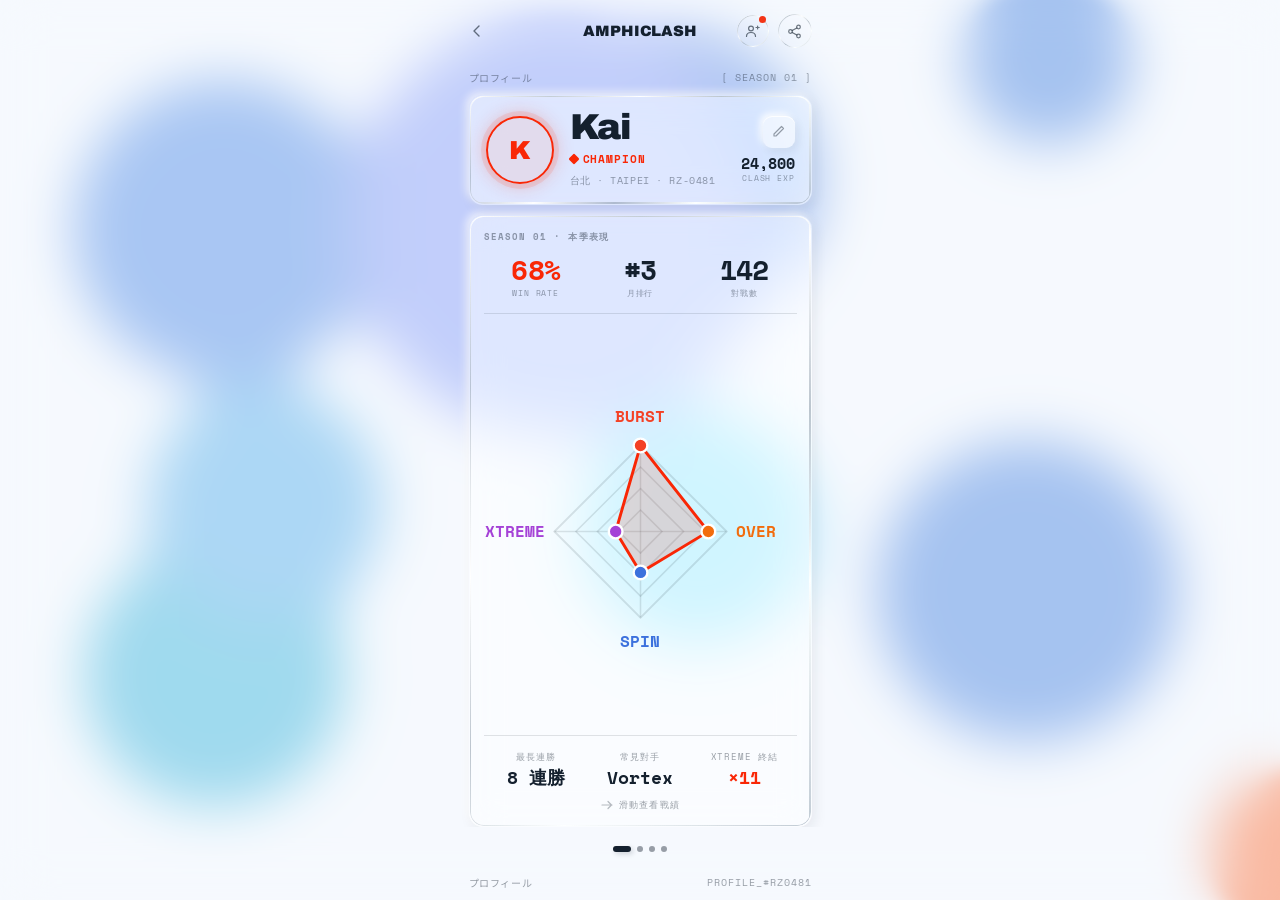
<file: Profile.html>
<!DOCTYPE html>
<html lang="zh-TW">
<head>
  <meta charset="UTF-8">
  <meta name="viewport" content="width=device-width, initial-scale=1.0">
  <title>AMPHICLASH — Profile</title>
  <link rel="stylesheet" href="_styles.css?v=20260624-1">
  <style>
    body { align-items: stretch; background: #ffffff; }
    /* center the header title */
    .app-header .logo {
      position: absolute; left: 50%; transform: translateX(-50%);
      pointer-events: none;
    }
    .app-shell {
      height: 100dvh; max-height: 100dvh;
      display: flex; flex-direction: column; overflow: hidden;
    }

    /* ── Pager ── */
    .pager-shell { flex: 1; min-height: 0; position: relative; overflow: hidden; }
    .pager-track {
      position: absolute; top: 0; left: 0; right: 0; bottom: 44px;
      display: flex; overflow-x: scroll; overflow-y: hidden;
      scroll-snap-type: x mandatory; -webkit-overflow-scrolling: touch;
      scrollbar-width: none;
    }
    .pager-track::-webkit-scrollbar { display: none; }
    .pager-panel {
      flex-shrink: 0; width: 100%; min-width: 100%; height: 100%;
      scroll-snap-align: start; display: flex; flex-direction: column;
      gap: 10px; overflow: hidden; padding: 10px 16px 0;
    }
    .pager-footer {
      position: absolute; bottom: 0; left: 0; right: 0; height: 44px;
      display: flex; align-items: center; justify-content: center; gap: 6px;
    }
    .dot {
      width: 6px; height: 6px; border-radius: 50%; background: var(--tx-3);
      transition: background .2s, width .2s; cursor: pointer;
    }
    .dot.active { background: var(--tx); width: 18px; border-radius: 3px; }

    /* ── Identity card ── */
    .identity-card {
      flex-shrink: 0;
      display: flex; align-items: center; gap: 16px;
      padding: 18px 20px;
    }
    .avatar-ring {
      width: 68px; height: 68px; border-radius: 50%; flex-shrink: 0;
      border: 2.5px solid var(--rk-champ);
      box-shadow: 0 0 0 5px color-mix(in srgb,var(--rk-champ) 10%,transparent),
                  0 0 20px color-mix(in srgb,var(--rk-champ) 30%,transparent);
      background: color-mix(in srgb,var(--rk-champ) 07%,var(--glass-bg));
      display: flex; align-items: center; justify-content: center;
      font-family: var(--f-display); font-weight: 900; font-size: 26px;
      color: var(--rk-champ);
    }
    .identity-info { flex: 1; min-width: 0; }
    .identity-name {
      font-family: var(--f-display); font-weight: 900;
      font-size: 36px; letter-spacing: -0.03em; line-height: 0.88;
      color: var(--tx);
    }
    .identity-rank {
      display: inline-flex; align-items: center; gap: 5px;
      margin-top: 7px;
      font-family: var(--f-mono); font-size: 11px; font-weight: 700;
      letter-spacing: 0.08em; text-transform: uppercase;
      color: var(--rk-champ);
    }
    .identity-rank .dot-gem {
      width: 8px; height: 8px; border-radius: 1.5px;
      background: var(--rk-champ); transform: rotate(45deg);
      flex-shrink: 0;
    }
    .identity-sub {
      font-family: var(--f-mono); font-size: 9.5px; color: var(--tx-3);
      letter-spacing: 0.06em; margin-top: 5px;
    }
    .identity-right {
      display: flex; flex-direction: column; align-items: flex-end;
      gap: 8px; flex-shrink: 0;
    }
    .edit-btn {
      display: flex; align-items: center; justify-content: center;
      width: 32px; height: 32px; border-radius: 9px;
      border: 1px solid var(--line); background: var(--glass-bg);
      cursor: pointer; color: var(--tx-3);
    }
    .edit-btn:hover { background: rgba(20,20,24,0.06); }
    .exp-block {
      display: flex; flex-direction: column; align-items: flex-end; gap: 1px;
    }
    .exp-block__val {
      font-family: var(--f-mono); font-size: 15px; font-weight: 700;
      color: var(--tx); letter-spacing: -0.01em; line-height: 1;
    }
    .exp-block__label {
      font-family: var(--f-mono); font-size: 8px; letter-spacing: 0.10em;
      text-transform: uppercase; color: var(--tx-3);
    }

    /* ── Charts card ── */
    .charts-card {
      padding: 14px;
      border-radius: 14px;
      display: flex;
      flex-direction: column;
    }
    .charts-title {
      font-family: var(--f-mono); font-size: 9px; font-weight: 700;
      letter-spacing: 0.12em; text-transform: uppercase;
      color: var(--tx-3); margin-bottom: 12px;
    }
    .charts-layout {
      flex: 1;
      display: grid; grid-template-columns: 108px 1fr; gap: 16px;
      align-items: center;
    }
    /* donut */
    .donut-wrap { display: flex; flex-direction: column; align-items: center; gap: 4px; }
    .donut-label {
      font-family: var(--f-mono); font-size: 8px; letter-spacing: 0.10em;
      text-transform: uppercase; color: var(--tx-3); text-align: center;
    }
    /* finish bars */
    .finish-bars { display: flex; flex-direction: column; gap: 10px; }
    .fbar-row { display: flex; align-items: center; gap: 6px; }
    .fbar-type {
      font-family: var(--f-mono); font-size: 9px; font-weight: 700;
      letter-spacing: 0.07em; text-transform: uppercase;
      color: var(--tx-3); width: 48px; flex-shrink: 0;
    }
    .fbar-track {
      flex: 1; height: 8px; border-radius: 4px;
      background: var(--line); overflow: hidden;
    }
    .fbar-fill { height: 100%; border-radius: 3px; }
    .fbar-val {
      font-family: var(--f-mono); font-size: 10px; font-weight: 700;
      color: var(--tx-2); width: 22px; text-align: right; flex-shrink: 0;
    }

    /* ── Quick stats row ── */
    .quick-stats {
      flex-shrink: 0;
      display: grid; grid-template-columns: 1fr 1fr 1fr; gap: 8px;
    }
    .qs-cell {
      border-radius: 12px; padding: 10px 8px;
      background: var(--glass-bg); border: 1px solid var(--glass-bd);
      -webkit-backdrop-filter: blur(20px); backdrop-filter: blur(20px);
      display: flex; flex-direction: column; align-items: center; gap: 3px;
    }
    .qs-val {
      font-family: var(--f-mono); font-weight: 700; font-size: 20px;
      letter-spacing: -0.02em; color: var(--tx); line-height: 1;
    }
    .qs-val--accent { color: var(--rk-champ); }
    .qs-label {
      font-family: var(--f-mono); font-size: 7.5px; letter-spacing: 0.09em;
      text-transform: uppercase; color: var(--tx-3); text-align: center; line-height: 1.3;
    }

    /* ── Battle history (Panel 1) ── */
    .battle-row {
      display: flex; align-items: center; justify-content: space-between;
      padding: 9px 0; border-bottom: 1px solid var(--line); gap: 8px;
    }
    .battle-row:last-child { border-bottom: none; padding-bottom: 0; }
    .result-tag {
      font-family: var(--f-mono); font-size: 10px; font-weight: 700;
      letter-spacing: 0.08em; padding: 3px 7px; border-radius: 5px;
      border: 1px solid; text-transform: uppercase; flex-shrink: 0;
    }
    .result-tag--win  { color: #1a7a0e; border-color: rgba(57,180,20,.35); background: rgba(57,180,20,.10); }
    .result-tag--loss { color: var(--tx-3); border-color: var(--line); }
    .battle-opponent { font-size: 13px; font-weight: 500; color: var(--tx-2); flex: 1; }
    .battle-meta { display: flex; flex-direction: column; align-items: flex-end; gap: 2px; flex-shrink: 0; }
    .battle-score { font-family: var(--f-mono); font-size: 11px; color: var(--tx-3); font-weight: 700; }
    .battle-finish { font-family: var(--f-mono); font-size: 8.5px; letter-spacing: .07em; color: var(--tx-3); text-transform: uppercase; }

    /* ── Season history (Panel 2) ── */
    .season-entry {
      display: flex; align-items: center; gap: 12px;
      padding: 10px 0; border-bottom: 1px solid var(--line);
    }
    .season-entry:last-child { border-bottom: none; }
    .season-badge {
      font-family: var(--f-mono); font-size: 9px; font-weight: 700;
      letter-spacing: 0.10em; text-transform: uppercase;
      color: var(--tx-3); width: 36px; flex-shrink: 0;
    }
    .season-rank-chip {
      display: inline-flex; align-items: center; gap: 5px;
      padding: 4px 9px 4px 7px; border-radius: 6px; border: 1px solid;
      font-family: var(--f-mono); font-size: 10px; font-weight: 700;
      letter-spacing: 0.06em; text-transform: uppercase;
    }
    .season-rank-chip .gem {
      width: 8px; height: 8px; border-radius: 1.5px; transform: rotate(45deg); flex-shrink: 0;
    }
    .season-stat-mini {
      flex: 1; display: flex; gap: 10px; justify-content: flex-end;
      font-family: var(--f-mono); font-size: 9px; color: var(--tx-3); letter-spacing: .06em;
    }

    /* ── Friends (Panel 3) ── */
    .ff-section-label {
      font-family: var(--f-mono); font-size: 9px; font-weight: 700;
      letter-spacing: .12em; text-transform: uppercase; color: var(--tx-3);
      display: flex; align-items: center; justify-content: space-between;
      margin: 2px 0 9px;
    }
    .ff-add-btn {
      display: flex; align-items: center; justify-content: center; gap: 8px;
      width: 100%; padding: 13px; border-radius: 12px; cursor: pointer;
      border: 1px solid transparent; background: var(--tx); color: #fff;
      font-family: var(--f-mono); font-size: 11px; font-weight: 700;
      letter-spacing: .10em; text-transform: uppercase;
    }
    .ff-add-btn:hover { background: #1f2f42; }
    .req-row, .friend-item {
      display: flex; align-items: center; gap: 11px;
      padding: 10px 0; border-bottom: 1px solid var(--line);
    }
    .req-row:last-child, .friend-item:last-child { border-bottom: none; }
    .ff-av {
      width: 38px; height: 38px; border-radius: 50%; flex-shrink: 0;
      display: flex; align-items: center; justify-content: center;
      font-family: var(--f-display); font-weight: 900; font-size: 15px;
      border: 2px solid; background: #fff;
    }
    .ff-info { flex: 1; min-width: 0; }
    .ff-name {
      font-family: var(--f-display); font-weight: 900; font-size: 15px;
      letter-spacing: -.01em; color: var(--tx); line-height: 1;
    }
    .ff-chip {
      display: inline-flex; align-items: center; gap: 4px; margin-top: 5px;
      font-family: var(--f-mono); font-size: 9px; font-weight: 700;
      letter-spacing: .06em; text-transform: uppercase;
    }
    .ff-chip .gem { width: 7px; height: 7px; border-radius: 1.5px; transform: rotate(45deg); flex-shrink: 0; }
    .ff-btn {
      flex-shrink: 0; cursor: pointer; border-radius: 8px;
      font-family: var(--f-mono); font-size: 9.5px; font-weight: 700;
      letter-spacing: .07em; text-transform: uppercase;
      padding: 7px 11px; border: 1px solid var(--line);
    }
    .ff-btn--accept { background: var(--tx); color: #fff; border-color: var(--tx); }
    .ff-btn--ghost  { background: transparent; color: var(--tx-3); }
    .ff-icon-btn {
      flex-shrink: 0; width: 30px; height: 30px; border-radius: 8px; cursor: pointer;
      border: 1px solid var(--line); background: transparent; color: var(--tx-3);
      display: flex; align-items: center; justify-content: center;
    }
    .ff-icon-btn:hover { color: hsl(8 70% 50%); border-color: hsl(8 70% 70%); }
    .ff-method {
      display: flex; align-items: center; gap: 12px;
      padding: 14px; border-radius: 12px; cursor: pointer;
      border: 1px solid var(--glass-bd); background: var(--glass-bg); margin-bottom: 9px;
    }
    .ff-method:hover { background: rgba(20,20,24,0.05); }
    .ff-method__ic {
      width: 38px; height: 38px; border-radius: 10px; flex-shrink: 0;
      display: flex; align-items: center; justify-content: center;
      background: var(--tx); color: #fff;
    }
    .ff-method__t { font-family: var(--f-display); font-weight: 900; font-size: 14px; color: var(--tx); }
    .ff-method__s { font-family: var(--f-mono); font-size: 9px; color: var(--tx-3); margin-top: 3px; letter-spacing: .04em; }

    /* — neumorphic emboss on secondary controls — */
    .skin-aqua .edit-btn {
      border: none !important; background: rgba(255,255,255,0.55) !important;
      box-shadow: 3px 4px 9px rgba(20,32,46,0.08), -3px -3px 7px rgba(255,255,255,0.85), inset 0 1px 0 rgba(255,255,255,0.9) !important;
    }
    .skin-aqua .qs-cell {
      border: none !important; background: rgba(255,255,255,0.5) !important;
      box-shadow: 3px 4px 11px rgba(20,32,46,0.07), -3px -3px 8px rgba(255,255,255,0.8), inset 0 1px 0 rgba(255,255,255,0.92) !important;
    }
    .skin-aqua .ff-method {
      border: none !important; background: rgba(255,255,255,0.55) !important;
      box-shadow: 3px 4px 11px rgba(20,32,46,0.07), -3px -3px 8px rgba(255,255,255,0.8), inset 0 1px 0 rgba(255,255,255,0.92) !important;
    }
    .skin-aqua .ff-method:hover { background: rgba(255,255,255,0.7) !important; }
    .dot.active { box-shadow: 2px 2px 5px rgba(20,32,46,0.18), -1px -1px 3px rgba(255,255,255,0.6); }
    #confirm-box::before {
      content: ''; position: absolute; inset: 0; border-radius: inherit; padding: 1.2px;
      background: var(--metal);
      -webkit-mask: linear-gradient(#000 0 0) content-box, linear-gradient(#000 0 0);
              mask: linear-gradient(#000 0 0) content-box, linear-gradient(#000 0 0);
      -webkit-mask-composite: xor; mask-composite: exclude; pointer-events: none; z-index: 1;
    }
    #confirm-box > * { position: relative; z-index: 2; }

    /* — QR scanner overlay (frosted, on-brand) — */
    .scanner-overlay { position: fixed; inset: 0; z-index: 110; background: rgba(233,241,252,0.55); -webkit-backdrop-filter: blur(26px) saturate(150%); backdrop-filter: blur(26px) saturate(150%); display: flex; flex-direction: column; align-items: center; justify-content: center; gap: 22px; opacity: 0; pointer-events: none; transition: opacity .25s; }
    .scanner-overlay.show { opacity: 1; pointer-events: auto; }
    .scan-card {
      position: relative; padding: 26px; border-radius: 26px;
      background: rgba(255,255,255,0.6);
      box-shadow: 7px 9px 26px rgba(20,32,46,0.12), -6px -6px 18px rgba(255,255,255,0.8), inset 0 1px 0 rgba(255,255,255,0.95);
      display: flex; flex-direction: column; align-items: center; gap: 18px;
    }
    .scan-card::before {
      content: ''; position: absolute; inset: 0; border-radius: inherit; padding: 1.4px;
      background: var(--metal);
      -webkit-mask: linear-gradient(#000 0 0) content-box, linear-gradient(#000 0 0);
              mask: linear-gradient(#000 0 0) content-box, linear-gradient(#000 0 0);
      -webkit-mask-composite: xor; mask-composite: exclude; pointer-events: none;
    }
    .scan-frame {
      width: 210px; height: 210px; position: relative; border-radius: 18px;
      background: rgba(20,32,46,0.04);
      box-shadow: inset 3px 4px 10px rgba(20,32,46,0.10), inset -3px -3px 8px rgba(255,255,255,0.8);
    }
    .scan-corner { position: absolute; width: 26px; height: 26px; border: 2.5px solid var(--tx); opacity: .55; }
    .scan-corner.tl { top: 10px; left: 10px; border-right: none; border-bottom: none; border-radius: 8px 0 0 0; }
    .scan-corner.tr { top: 10px; right: 10px; border-left: none; border-bottom: none; border-radius: 0 8px 0 0; }
    .scan-corner.bl { bottom: 10px; left: 10px; border-right: none; border-top: none; border-radius: 0 0 0 8px; }
    .scan-corner.br { bottom: 10px; right: 10px; border-left: none; border-top: none; border-radius: 0 0 8px 0; }
    .scan-line { position: absolute; left: 16px; right: 16px; height: 2px; background: linear-gradient(90deg, transparent, var(--rk-champ), transparent); box-shadow: 0 0 8px color-mix(in srgb,var(--rk-champ) 60%,transparent); top: 16px; animation: scanMove 1.9s ease-in-out infinite; }
    @keyframes scanMove { 0%{top:16px;opacity:.3;} 15%{opacity:1;} 50%{top:calc(100% - 18px);opacity:1;} 85%{opacity:1;} 100%{top:16px;opacity:.3;} }
    .scan-hint { font-family: var(--f-mono); font-size: 10.5px; letter-spacing: .1em; color: var(--tx-3); text-transform: uppercase; }
    .scan-found { font-family: var(--f-display); font-weight: 900; font-size: 17px; color: var(--rk-champ); opacity: 0; transition: opacity .3s; height: 0; }
    .scanner-overlay.found .scan-found { opacity: 1; height: auto; }
    .scanner-overlay.found .scan-hint { display: none; }
    .scanner-overlay.found .scan-line { animation: none; opacity: 0; }
    .scan-cancel { font-family: var(--f-mono); font-size: 11px; font-weight: 700; letter-spacing: .08em; text-transform: uppercase; color: var(--tx-2); background: rgba(255,255,255,0.6); border: none; box-shadow: 3px 4px 9px rgba(20,32,46,0.08), -3px -3px 7px rgba(255,255,255,0.85), inset 0 1px 0 rgba(255,255,255,0.9); border-radius: 100px; padding: 12px 28px; cursor: pointer; }

    /* ═══ Gooey metaball background + veil ═══ */
    body.aqua-bg { background: #e9f1fc !important; }
    body.aqua-bg::after, body.aqua-bg::before { display: none !important; }
    .goo-stage { position: fixed; inset: 0; z-index: 0; filter: url(#goo); pointer-events: none; }
    .goo-defs  { position: absolute; width: 0; height: 0; }
    .blob      { position: absolute; border-radius: 50%; will-change: transform; }
    .goo-veil  { position: fixed; inset: 0; z-index: 1; pointer-events: none; background: rgba(255,255,255,0.58); -webkit-backdrop-filter: blur(26px); backdrop-filter: blur(26px); }

    /* tighter neumorphic shadow so it fully shows inside the tight pager (no clipping) */
    .skin-aqua .glass {
      box-shadow:
        3px 4px 13px rgba(20,32,46,0.08),
        -3px -3px 9px rgba(255,255,255,0.72),
        inset 0 1px 0 rgba(255,255,255,0.95) !important;
    }
  </style>
</head>
<body class="aqua-bg skin-aqua">
  <div class="goo-stage" id="goo-stage"></div>
  <div class="goo-veil"></div>
  <svg class="goo-defs" xmlns="http://www.w3.org/2000/svg" aria-hidden="true">
    <defs>
      <filter id="goo">
        <feGaussianBlur in="SourceGraphic" stdDeviation="22" result="blur"/>
        <feColorMatrix in="blur" mode="matrix" values="1 0 0 0 0  0 1 0 0 0  0 0 1 0 0  0 0 0 20 -8" result="goo"/>
        <feGaussianBlur in="goo" stdDeviation="10"/>
      </filter>
    </defs>
  </svg>
  <div class="app-shell skin-aqua">

    <!-- Header -->
    <header class="app-header" style="flex-shrink:0;">
      <a href="Grid Hub.html" style="display:flex;align-items:center;gap:8px;color:var(--tx-2);text-decoration:none;font-family:var(--f-mono);font-size:11px;letter-spacing:0.06em;">
        <svg width="16" height="16" viewBox="0 0 16 16" fill="none"><path d="M10 3L5 8l5 5" stroke="currentColor" stroke-width="1.4" stroke-linecap="round" stroke-linejoin="round"/></svg>
      </a>
      <span class="logo">AMPHICLASH</span>
      <div class="header-icons">
        <!-- Friends -->
        <button class="header-icon" id="friends-btn" title="好友" style="cursor:pointer;position:relative;">
          <svg width="16" height="16" viewBox="0 0 16 16" fill="none">
            <circle cx="6" cy="5.5" r="2.4" stroke="currentColor" stroke-width="1.2"/>
            <path d="M1.5 13.5c0-2.6 2-4 4.5-4s4.5 1.4 4.5 4" stroke="currentColor" stroke-width="1.2" stroke-linecap="round"/>
            <path d="M11 4.5h3.2M12.6 3v3" stroke="currentColor" stroke-width="1.2" stroke-linecap="round"/>
          </svg>
          <span style="position:absolute;top:1px;right:3px;width:7px;height:7px;border-radius:50%;background:hsl(8 90% 52%);z-index:5;"></span>
        </button>
        <!-- Share -->
        <button class="header-icon" id="share-btn" title="分享" style="cursor:pointer;border:none;background:var(--glass-bg);">
          <svg width="15" height="15" viewBox="0 0 15 15" fill="none">
            <circle cx="11.5" cy="3" r="1.8" stroke="currentColor" stroke-width="1.2"/>
            <circle cx="11.5" cy="12" r="1.8" stroke="currentColor" stroke-width="1.2"/>
            <circle cx="3.5" cy="7.5" r="1.8" stroke="currentColor" stroke-width="1.2"/>
            <path d="M5.2 6.6l4.6-2.7M5.2 8.4l4.6 2.7" stroke="currentColor" stroke-width="1.2" stroke-linecap="round"/>
          </svg>
        </button>
      </div>
    </header>

    <!-- Pager -->
    <div class="pager-shell">
      <div class="pager-track" id="pager-track">

        <!-- ── Panel 0: Dashboard ── -->
        <div class="pager-panel" data-panel="0">

          <div class="tech-row" style="flex-shrink:0;">
            <span class="jp" style="font-size:10px;letter-spacing:.06em;">プロフィール</span>
            <span>[ SEASON 01 ]</span>
          </div>

          <!-- Identity card -->
          <div class="glass identity-card" style="padding:16px;">
            <div class="avatar-ring">K</div>
            <div class="identity-info">
              <div class="identity-name">Kai</div>
              <div class="identity-rank">
                <span class="dot-gem"></span>CHAMPION
              </div>
              <div class="identity-sub">台北 · TAIPEI · RZ-0481</div>
            </div>
            <div class="identity-right">
              <button class="edit-btn" onclick="document.getElementById('edit-modal').classList.add('open')" title="編輯資料">
                <svg width="13" height="13" viewBox="0 0 13 13" fill="none">
                  <path d="M9.5 1.5l2 2L4 11H2v-2L9.5 1.5z" stroke="currentColor" stroke-width="1.2" stroke-linecap="round" stroke-linejoin="round"/>
                </svg>
              </button>
              <div class="exp-block"><span class="exp-block__val">24,800</span><span class="exp-block__label">CLASH EXP</span></div>
            </div>
          </div>

          <!-- Charts card — fills remaining space -->
          <div class="glass charts-card" style="flex:1;min-height:0;overflow:hidden;display:flex;flex-direction:column;">
            <div class="charts-title" style="flex-shrink:0;">SEASON 01 · 本季表現</div>

            <!-- 3 equal stats -->
            <div style="flex-shrink:0;display:grid;grid-template-columns:1fr 1fr 1fr;gap:0;padding-bottom:14px;border-bottom:1px solid var(--line);margin-bottom:14px;">
              <div style="display:flex;flex-direction:column;gap:3px;align-items:center;">
                <div style="font-family:var(--f-mono);font-weight:700;font-size:28px;letter-spacing:-.03em;color:var(--rk-champ);line-height:1;">68%</div>
                <div style="font-family:var(--f-mono);font-size:8px;letter-spacing:.10em;text-transform:uppercase;color:var(--tx-3);">WIN RATE</div>
              </div>
              <div style="display:flex;flex-direction:column;gap:3px;align-items:center;">
                <div style="font-family:var(--f-mono);font-weight:700;font-size:28px;letter-spacing:-.03em;color:var(--tx);line-height:1;">#3</div>
                <div style="font-family:var(--f-mono);font-size:8px;letter-spacing:.10em;text-transform:uppercase;color:var(--tx-3);">月排行</div>
              </div>
              <div style="display:flex;flex-direction:column;gap:3px;align-items:center;">
                <div style="font-family:var(--f-mono);font-weight:700;font-size:28px;letter-spacing:-.03em;color:var(--tx);line-height:1;">142</div>
                <div style="font-family:var(--f-mono);font-size:8px;letter-spacing:.10em;text-transform:uppercase;color:var(--tx-3);">對戰數</div>
              </div>
            </div>

            <!-- Radar chart: finish types -->
            <div style="flex:1;min-height:0;display:flex;flex-direction:column;align-items:center;justify-content:center;">
              <svg viewBox="-10 -14 160 158" style="width:100%;overflow:hidden;">
                <!-- Grid diamonds -->
                <polygon points="70,54 81,65 70,76 59,65" fill="none" stroke="var(--line)" stroke-width="0.8"/>
                <polygon points="70,43 92,65 70,87 48,65" fill="none" stroke="var(--line)" stroke-width="0.8"/>
                <polygon points="70,32 103,65 70,98 37,65" fill="none" stroke="var(--line)" stroke-width="0.8"/>
                <polygon points="70,21 114,65 70,109 26,65" fill="none" stroke="var(--line)" stroke-width="1"/>
                <!-- Axis lines -->
                <line x1="70" y1="21" x2="70" y2="109" stroke="var(--line)" stroke-width="0.8"/>
                <line x1="26" y1="65" x2="114" y2="65" stroke="var(--line)" stroke-width="0.8"/>
                <!-- Data polygon: BURST(top)=1.0, OVER(right)=0.789, SPIN(bottom)=0.474, XTREME(left)=0.289 -->
                <polygon points="70,21 104.7,65 70,85.9 57.3,65"
                  fill="color-mix(in srgb,var(--rk-champ) 15%,transparent)"
                  stroke="var(--rk-champ)" stroke-width="1.5" stroke-linejoin="round"/>
                <!-- Data dots -->
                <circle cx="70"    cy="21"   r="3.5" fill="hsl(8 90% 55%)"  stroke="white" stroke-width="1.2"/>
                <circle cx="104.7" cy="65"   r="3.5" fill="hsl(25 90% 50%)" stroke="white" stroke-width="1.2"/>
                <circle cx="70"    cy="85.9" r="3.5" fill="hsl(220 70% 55%)" stroke="white" stroke-width="1.2"/>
                <circle cx="57.3"  cy="65"   r="3.5" fill="hsl(280 65% 55%)" stroke="white" stroke-width="1.2"/>
                <!-- Labels -->
                <text x="70" y="9" text-anchor="middle" font-family="Space Mono,monospace" font-size="8" font-weight="700" fill="hsl(8 90% 55%)">BURST</text>
                <text x="119" y="68" text-anchor="start"  font-family="Space Mono,monospace" font-size="8" font-weight="700" fill="hsl(25 90% 50%)">OVER</text>
                <text x="70" y="124" text-anchor="middle" font-family="Space Mono,monospace" font-size="8" font-weight="700" fill="hsl(220 70% 55%)">SPIN</text>
                <text x="21" y="68" text-anchor="end"    font-family="Space Mono,monospace" font-size="8" font-weight="700" fill="hsl(280 65% 55%)">XTREME</text>
              </svg>
            </div>

            <!-- Key highlights -->
            <div style="display:grid;grid-template-columns:1fr 1fr 1fr;gap:0;margin-top:auto;padding-top:14px;border-top:1px solid var(--line);flex-shrink:0;">
              <div style="display:flex;flex-direction:column;gap:4px;align-items:center;">
                <span style="font-family:var(--f-mono);font-size:8.5px;letter-spacing:.10em;text-transform:uppercase;color:var(--tx-3);">最長連勝</span>
                <span style="font-family:var(--f-mono);font-size:18px;font-weight:700;color:var(--tx);line-height:1;">8 連勝</span>
              </div>
              <div style="display:flex;flex-direction:column;gap:4px;align-items:center;">
                <span style="font-family:var(--f-mono);font-size:8.5px;letter-spacing:.10em;text-transform:uppercase;color:var(--tx-3);">常見對手</span>
                <span style="font-family:var(--f-mono);font-size:18px;font-weight:700;color:var(--tx);line-height:1;">Vortex</span>
              </div>
              <div style="display:flex;flex-direction:column;gap:4px;align-items:center;">
                <span style="font-family:var(--f-mono);font-size:8.5px;letter-spacing:.10em;text-transform:uppercase;color:var(--tx-3);">XTREME 終結</span>
                <span style="font-family:var(--f-mono);font-size:18px;font-weight:700;color:var(--rk-champ);line-height:1;">×11</span>
              </div>
            </div>
            <!-- swipe hint -->
            <div style="display:flex;align-items:center;justify-content:center;gap:5px;padding-top:12px;flex-shrink:0;">
              <svg width="14" height="14" viewBox="0 0 14 14" fill="none" style="opacity:.30;"><path d="M2 7h10M8 3.5l3.5 3.5L8 10.5" stroke="currentColor" stroke-width="1.2" stroke-linecap="round" stroke-linejoin="round"/></svg>
              <span style="font-family:var(--f-mono);font-size:9px;letter-spacing:.12em;text-transform:uppercase;color:var(--tx-3);">滑動查看戰績</span>
            </div>
          </div>

        </div>

        <!-- ── Panel 1: Battle history ── -->
        <div class="pager-panel" data-panel="1">

          <div class="tech-row" style="flex-shrink:0;">
            <span class="jp" style="font-size:10px;letter-spacing:.06em;">バトル履歴</span>
            <span>BATTLE HISTORY</span>
          </div>

          <div class="glass" style="flex:1;min-height:0;overflow-y:auto;-webkit-overflow-scrolling:touch;padding:14px;border-radius:14px;">
            <div class="tech-row" style="margin-bottom:10px;">
              <span>RECENT BATTLES</span>
              <span style="font-family:var(--f-mono);font-size:9.5px;color:var(--tx-3);">45 場 · 本月</span>
            </div>
            <div class="battle-row">
              <span class="result-tag result-tag--win">WIN</span>
              <span class="battle-opponent">vs Vortex</span>
              <div class="battle-meta"><span class="battle-score">4 : 2</span><span class="battle-finish">BURST FIN</span></div>
            </div>
            <div class="battle-row">
              <span class="result-tag result-tag--loss">LOSS</span>
              <span class="battle-opponent">vs TornadoKnight</span>
              <div class="battle-meta"><span class="battle-score">3 : 4</span><span class="battle-finish">OVER FIN</span></div>
            </div>
            <div class="battle-row">
              <span class="result-tag result-tag--win">WIN</span>
              <span class="battle-opponent">vs StormDragon</span>
              <div class="battle-meta"><span class="battle-score">4 : 1</span><span class="battle-finish">XTREME FIN</span></div>
            </div>
            <div class="battle-row">
              <span class="result-tag result-tag--win">WIN</span>
              <span class="battle-opponent">vs BladeKing</span>
              <div class="battle-meta"><span class="battle-score">4 : 3</span><span class="battle-finish">SPIN FIN</span></div>
            </div>
            <div class="battle-row">
              <span class="result-tag result-tag--loss">LOSS</span>
              <span class="battle-opponent">vs Zenith</span>
              <div class="battle-meta"><span class="battle-score">2 : 4</span><span class="battle-finish">BURST FIN</span></div>
            </div>
            <div class="battle-row">
              <span class="result-tag result-tag--win">WIN</span>
              <span class="battle-opponent">vs IronClaw</span>
              <div class="battle-meta"><span class="battle-score">4 : 0</span><span class="battle-finish">BURST FIN</span></div>
            </div>
            <div class="battle-row">
              <span class="result-tag result-tag--win">WIN</span>
              <span class="battle-opponent">vs Phoenix</span>
              <div class="battle-meta"><span class="battle-score">4 : 2</span><span class="battle-finish">OVER FIN</span></div>
            </div>
          </div>

        </div>

        <!-- ── Panel 2: Season history ── -->
        <div class="pager-panel" data-panel="2">

          <div class="tech-row" style="flex-shrink:0;">
            <span class="jp" style="font-size:10px;letter-spacing:.06em;">シーズン履歴</span>
            <span>SEASON HISTORY</span>
          </div>

          <div class="glass" style="flex-shrink:0;padding:14px;border-radius:14px;">
            <div class="tech-row" style="margin-bottom:10px;">
              <span>RANKED SEASONS</span>
              <span style="font-family:var(--f-mono);font-size:9px;color:var(--tx-3);">3 SEASONS</span>
            </div>

            <!-- S01 -->
            <div class="season-entry">
              <span class="season-badge">S01</span>
              <span class="season-rank-chip" style="color:var(--rk-champ);border-color:var(--rk-champ);background:color-mix(in srgb,var(--rk-champ) 10%,transparent);">
                <span class="gem" style="background:var(--rk-champ);"></span>CHAMPION
              </span>
              <div class="season-stat-mini">
                <span>97W / 45L</span>
                <span style="color:var(--rk-champ);">#3</span>
              </div>
            </div>

            <!-- S00 -->
            <div class="season-entry">
              <span class="season-badge">S00</span>
              <span class="season-rank-chip" style="color:var(--rk-primus);border-color:var(--rk-primus);background:color-mix(in srgb,var(--rk-primus) 10%,transparent);">
                <span class="gem" style="background:var(--rk-primus);"></span>PRIMUS
              </span>
              <div class="season-stat-mini">
                <span>74W / 38L</span>
                <span>#7</span>
              </div>
            </div>

            <!-- BETA -->
            <div class="season-entry">
              <span class="season-badge">BETA</span>
              <span class="season-rank-chip" style="color:var(--rk-ret);border-color:var(--rk-ret);background:color-mix(in srgb,var(--rk-ret) 10%,transparent);">
                <span class="gem" style="background:var(--rk-ret);"></span>RET
              </span>
              <div class="season-stat-mini">
                <span>31W / 27L</span>
                <span>#22</span>
              </div>
            </div>
          </div>

          <!-- Rank progression chart -->
          <div class="glass" style="flex-shrink:0;padding:14px;border-radius:14px;">
            <div class="charts-title">RANK PROGRESSION</div>
            <svg width="100%" height="64" viewBox="0 0 280 64" preserveAspectRatio="none" style="overflow:visible;">
              <!-- Grid lines -->
              <line x1="0" y1="0" x2="280" y2="0" stroke="var(--line)" stroke-width="1"/>
              <line x1="0" y1="32" x2="280" y2="32" stroke="var(--line)" stroke-width="1" stroke-dasharray="3 3"/>
              <line x1="0" y1="64" x2="280" y2="64" stroke="var(--line)" stroke-width="1"/>
              <!-- Path: BETA(RET)=52 → S00(PRIMUS)=32 → S01(CHAMP)=4 -->
              <polyline points="20,52 140,32 260,4"
                fill="none" stroke="var(--rk-champ)" stroke-width="2"
                stroke-linecap="round" stroke-linejoin="round"/>
              <!-- Area fill -->
              <polygon points="20,52 140,32 260,4 260,64 20,64"
                fill="color-mix(in srgb,var(--rk-champ) 10%,transparent)"/>
              <!-- Points -->
              <circle cx="20" cy="52" r="4" fill="var(--rk-ret)" stroke="white" stroke-width="1.5"/>
              <circle cx="140" cy="32" r="4" fill="var(--rk-primus)" stroke="white" stroke-width="1.5"/>
              <circle cx="260" cy="4" r="5" fill="var(--rk-champ)" stroke="white" stroke-width="1.5"/>
              <!-- Labels -->
              <text x="20" y="62" text-anchor="middle" font-family="Space Mono" font-size="8" fill="var(--tx-3)">BETA</text>
              <text x="140" y="62" text-anchor="middle" font-family="Space Mono" font-size="8" fill="var(--tx-3)">S00</text>
              <text x="260" y="62" text-anchor="middle" font-family="Space Mono" font-size="8" fill="var(--tx-3)">S01</text>
            </svg>
          </div>

        </div>

        <!-- ── Panel 3: Friends ── -->
        <div class="pager-panel" data-panel="3">

          <div class="tech-row" style="flex-shrink:0;">
            <span class="jp" style="font-size:10px;letter-spacing:.06em;">フレンド</span>
            <span>FRIENDS</span>
          </div>

          <!-- Add friend button (fixed) -->
          <button class="ff-add-btn" id="addfriend-open" style="flex-shrink:0;">
            <svg width="14" height="14" viewBox="0 0 14 14" fill="none"><path d="M7 2v10M2 7h10" stroke="currentColor" stroke-width="1.6" stroke-linecap="round"/></svg>
            加好友
          </button>

          <div class="glass" style="flex:1;min-height:0;overflow:hidden;border-radius:14px;display:flex;flex-direction:column;">
            <div style="flex:1;min-height:0;overflow-y:auto;-webkit-overflow-scrolling:touch;padding:14px;">

            <!-- Pending requests -->
            <div class="ff-section-label"><span>好友邀請</span><span style="color:hsl(8 90% 52%);">2 待接受</span></div>
            <div id="req-list">
              <div class="req-row" data-name="IronClaw" onclick="viewProfile('IronClaw')" style="cursor:pointer;">
                <div class="ff-av" style="border-color:var(--rk-greg);color:var(--rk-greg);">I</div>
                <div class="ff-info">
                  <div class="ff-name">IronClaw</div>
                  <div class="ff-chip" style="color:var(--rk-greg);"><span class="gem" style="background:var(--rk-greg);"></span>GREGARIVS</div>
                </div>
                <button class="ff-btn ff-btn--ghost" onclick="event.stopPropagation();resolveReq(this,false)">拒絕</button>
                <button class="ff-btn ff-btn--accept" onclick="event.stopPropagation();resolveReq(this,true)">接受</button>
              </div>
              <div class="req-row" data-name="Zenith" onclick="viewProfile('Zenith')" style="cursor:pointer;">
                <div class="ff-av" style="border-color:var(--rk-prov);color:var(--rk-prov);">Z</div>
                <div class="ff-info">
                  <div class="ff-name">Zenith</div>
                  <div class="ff-chip" style="color:var(--rk-prov);"><span class="gem" style="background:var(--rk-prov);"></span>PROVOCATOR</div>
                </div>
                <button class="ff-btn ff-btn--ghost" onclick="event.stopPropagation();resolveReq(this,false)">拒絕</button>
                <button class="ff-btn ff-btn--accept" onclick="event.stopPropagation();resolveReq(this,true)">接受</button>
              </div>
            </div>

            <!-- Friends list -->
            <div class="ff-section-label" style="margin-top:16px;"><span>我的好友</span><span id="friend-count" style="color:var(--tx-3);">5</span></div>
            <div id="friend-list">
              <div class="friend-item" onclick="viewProfile('Vortex')" style="cursor:pointer;">
                <div class="ff-av" style="border-color:var(--rk-primus);color:var(--rk-primus);">V</div>
                <div class="ff-info"><div class="ff-name">Vortex</div><div class="ff-chip" style="color:var(--rk-primus);"><span class="gem" style="background:var(--rk-primus);"></span>PRIMUS</div></div>
                <button class="ff-icon-btn" onclick="event.stopPropagation();deleteFriend(this,'Vortex')" title="刪除好友"><svg width="13" height="13" viewBox="0 0 14 14" fill="none"><path d="M2.5 4h9M5.5 4V2.5h3V4M3.5 4l.5 7.5h6l.5-7.5" stroke="currentColor" stroke-width="1.2" stroke-linecap="round" stroke-linejoin="round"/></svg></button>
              </div>
              <div class="friend-item" onclick="viewProfile('TornadoKnight')" style="cursor:pointer;">
                <div class="ff-av" style="border-color:var(--rk-champ);color:var(--rk-champ);">T</div>
                <div class="ff-info"><div class="ff-name">TornadoKnight</div><div class="ff-chip" style="color:var(--rk-champ);"><span class="gem" style="background:var(--rk-champ);"></span>CHAMPION</div></div>
                <button class="ff-icon-btn" onclick="event.stopPropagation();deleteFriend(this,'TornadoKnight')" title="刪除好友"><svg width="13" height="13" viewBox="0 0 14 14" fill="none"><path d="M2.5 4h9M5.5 4V2.5h3V4M3.5 4l.5 7.5h6l.5-7.5" stroke="currentColor" stroke-width="1.2" stroke-linecap="round" stroke-linejoin="round"/></svg></button>
              </div>
              <div class="friend-item" onclick="viewProfile('StormDragon')" style="cursor:pointer;">
                <div class="ff-av" style="border-color:var(--rk-primus);color:var(--rk-primus);">S</div>
                <div class="ff-info"><div class="ff-name">StormDragon</div><div class="ff-chip" style="color:var(--rk-primus);"><span class="gem" style="background:var(--rk-primus);"></span>PRIMUS</div></div>
                <button class="ff-icon-btn" onclick="event.stopPropagation();deleteFriend(this,'StormDragon')" title="刪除好友"><svg width="13" height="13" viewBox="0 0 14 14" fill="none"><path d="M2.5 4h9M5.5 4V2.5h3V4M3.5 4l.5 7.5h6l.5-7.5" stroke="currentColor" stroke-width="1.2" stroke-linecap="round" stroke-linejoin="round"/></svg></button>
              </div>
              <div class="friend-item" onclick="viewProfile('NovaBlade')" style="cursor:pointer;">
                <div class="ff-av" style="border-color:var(--rk-sec);color:var(--rk-sec);">N</div>
                <div class="ff-info"><div class="ff-name">NovaBlade</div><div class="ff-chip" style="color:var(--rk-sec);"><span class="gem" style="background:var(--rk-sec);"></span>SECUTOR</div></div>
                <button class="ff-icon-btn" onclick="event.stopPropagation();deleteFriend(this,'NovaBlade')" title="刪除好友"><svg width="13" height="13" viewBox="0 0 14 14" fill="none"><path d="M2.5 4h9M5.5 4V2.5h3V4M3.5 4l.5 7.5h6l.5-7.5" stroke="currentColor" stroke-width="1.2" stroke-linecap="round" stroke-linejoin="round"/></svg></button>
              </div>
              <div class="friend-item" onclick="viewProfile('BladeKing')" style="cursor:pointer;">
                <div class="ff-av" style="border-color:var(--rk-ret);color:var(--rk-ret);">B</div>
                <div class="ff-info"><div class="ff-name">BladeKing</div><div class="ff-chip" style="color:var(--rk-ret);"><span class="gem" style="background:var(--rk-ret);"></span>RETIARIVS</div></div>
                <button class="ff-icon-btn" onclick="event.stopPropagation();deleteFriend(this,'BladeKing')" title="刪除好友"><svg width="13" height="13" viewBox="0 0 14 14" fill="none"><path d="M2.5 4h9M5.5 4V2.5h3V4M3.5 4l.5 7.5h6l.5-7.5" stroke="currentColor" stroke-width="1.2" stroke-linecap="round" stroke-linejoin="round"/></svg></button>
              </div>
            </div>

            </div>
          </div>

        </div>

      </div><!-- /pager-track -->

      <div class="pager-footer">
        <div class="dot active" onclick="goPanel(0)"></div>
        <div class="dot" onclick="goPanel(1)"></div>
        <div class="dot" onclick="goPanel(2)"></div>
        <div class="dot" onclick="goPanel(3)"></div>
      </div>
    </div>

    <!-- Tech row -->
    <div class="tech-row" style="padding:4px 16px 10px;flex-shrink:0;">
      <span class="jp" style="font-size:10px;letter-spacing:.06em;">プロフィール</span>
      <span>PROFILE_#RZ0481</span>
    </div>

    <!-- Crosshairs -->
  </div>

  <!-- ── Share modal ── -->
  <div class="share-overlay" id="share-overlay" style="position:fixed;inset:0;z-index:100;background:rgba(0,0,0,.55);-webkit-backdrop-filter:blur(8px);backdrop-filter:blur(8px);display:flex;flex-direction:column;align-items:center;justify-content:center;padding:24px 20px;opacity:0;pointer-events:none;transition:opacity .25s;">
    <div id="share-card" style="width:100%;max-width:340px;border-radius:20px;overflow:hidden;background:#0c0c10;box-shadow:0 24px 64px rgba(0,0,0,.55),0 0 0 1px rgba(255,255,255,.10);transform:translateY(20px) scale(.96);transition:transform .3s cubic-bezier(.34,1.56,.64,1);">
      <!-- Band -->
      <div style="padding:18px 20px 14px;background:linear-gradient(135deg,color-mix(in srgb,var(--rk-champ) 28%,#0c0c10) 0%,#0c0c10 60%);border-bottom:1px solid rgba(255,255,255,.08);position:relative;overflow:hidden;">
        <div style="position:absolute;top:-30px;right:-30px;width:140px;height:140px;border-radius:50%;background:radial-gradient(circle,color-mix(in srgb,var(--rk-champ) 30%,transparent),transparent 65%);"></div>
        <div style="font-family:var(--f-mono);font-size:9px;letter-spacing:.14em;text-transform:uppercase;color:rgba(255,255,255,.38);margin-bottom:10px;">AMPHICLASH · SEASON 01</div>
        <div style="display:flex;align-items:flex-end;justify-content:space-between;gap:10px;">
          <div style="font-family:var(--f-display);font-weight:900;font-size:42px;letter-spacing:-.03em;line-height:1;color:#fff;">Kai</div>
          <div style="display:inline-flex;align-items:center;gap:5px;padding:5px 10px 5px 8px;border-radius:7px;border:1px solid color-mix(in srgb,var(--rk-champ) 55%,transparent);background:color-mix(in srgb,var(--rk-champ) 18%,transparent);font-family:var(--f-mono);font-size:10px;font-weight:700;letter-spacing:.07em;color:var(--rk-champ);flex-shrink:0;margin-bottom:4px;">
            <span style="width:9px;height:9px;background:var(--rk-champ);border-radius:2px;transform:rotate(45deg);box-shadow:0 0 6px var(--rk-champ);flex-shrink:0;"></span>CHAMPION
          </div>
        </div>
      </div>
      <!-- Stats -->
      <div style="display:grid;grid-template-columns:1fr 1fr 1fr;gap:1px;background:rgba(255,255,255,.06);">
        <div style="background:#0c0c10;padding:10px 8px;display:flex;flex-direction:column;align-items:center;gap:3px;">
          <div style="font-family:var(--f-mono);font-weight:700;font-size:18px;color:var(--rk-champ);letter-spacing:-.01em;">68%</div>
          <div style="font-family:var(--f-mono);font-size:8px;letter-spacing:.10em;text-transform:uppercase;color:rgba(255,255,255,.36);text-align:center;">WIN RATE</div>
        </div>
        <div style="background:#0c0c10;padding:10px 8px;display:flex;flex-direction:column;align-items:center;gap:3px;">
          <div style="font-family:var(--f-mono);font-weight:700;font-size:18px;color:#fff;">#3</div>
          <div style="font-family:var(--f-mono);font-size:8px;letter-spacing:.10em;text-transform:uppercase;color:rgba(255,255,255,.36);text-align:center;">月排行</div>
        </div>
        <div style="background:#0c0c10;padding:10px 8px;display:flex;flex-direction:column;align-items:center;gap:3px;">
          <div style="font-family:var(--f-mono);font-weight:700;font-size:18px;color:#fff;">142</div>
          <div style="font-family:var(--f-mono);font-size:8px;letter-spacing:.10em;text-transform:uppercase;color:rgba(255,255,255,.36);text-align:center;">BATTLES</div>
        </div>
      </div>
      <!-- QR -->
      <div style="padding:16px 20px 10px;display:flex;flex-direction:column;align-items:center;gap:10px;border-top:1px solid rgba(255,255,255,.06);">
        <div style="background:white;border-radius:10px;padding:12px;box-shadow:0 4px 20px rgba(0,0,0,.30);">
          <canvas id="share-qr" width="200" height="200"></canvas>
        </div>
        <div style="text-align:center;">
          <div style="font-family:var(--f-mono);font-size:8.5px;letter-spacing:.12em;text-transform:uppercase;color:rgba(255,255,255,.35);margin-bottom:3px;">PLAYER ID</div>
          <div style="font-family:var(--f-display);font-weight:900;font-size:22px;letter-spacing:.06em;color:#fff;">RZ-0481</div>
          <div style="font-family:var(--f-mono);font-size:8.5px;letter-spacing:.08em;text-transform:uppercase;color:rgba(255,255,255,.30);margin-top:3px;">掃描加為好友 · 查看個人資料</div>
        </div>
      </div>
    </div>
    <!-- Actions -->
    <div style="width:100%;max-width:340px;margin-top:14px;display:flex;flex-direction:column;gap:8px;">
      <div style="font-family:var(--f-mono);font-size:9.5px;letter-spacing:.10em;text-transform:uppercase;color:rgba(255,255,255,.38);text-align:center;">截圖或選擇分享方式</div>
      <div style="display:flex;gap:8px;">
        <button style="flex:1;padding:10px 8px;border-radius:10px;border:1px solid rgba(255,255,255,.14);background:rgba(255,255,255,.08);font-family:var(--f-mono);font-size:10px;font-weight:700;letter-spacing:.08em;text-transform:uppercase;color:rgba(255,255,255,.70);cursor:pointer;">LINE</button>
        <button style="flex:1;padding:10px 8px;border-radius:10px;border:1px solid rgba(255,255,255,.14);background:rgba(255,255,255,.08);font-family:var(--f-mono);font-size:10px;font-weight:700;letter-spacing:.08em;text-transform:uppercase;color:rgba(255,255,255,.70);cursor:pointer;">IG STORY</button>
        <button style="flex:1;padding:10px 8px;border-radius:10px;border:1px solid rgba(255,255,255,.14);background:rgba(255,255,255,.08);font-family:var(--f-mono);font-size:10px;font-weight:700;letter-spacing:.08em;text-transform:uppercase;color:rgba(255,255,255,.70);cursor:pointer;">複製</button>
      </div>
      <button id="close-share" style="width:100%;padding:12px;border-radius:10px;border:none;background:rgba(255,255,255,.10);font-family:var(--f-mono);font-size:11px;font-weight:700;letter-spacing:.08em;text-transform:uppercase;color:rgba(255,255,255,.50);cursor:pointer;">關閉</button>
    </div>
  </div>

  <!-- ── Edit modal ── -->
  <div id="edit-modal" style="position:fixed;inset:0;z-index:100;background:rgba(0,0,0,.45);-webkit-backdrop-filter:blur(8px);backdrop-filter:blur(8px);display:flex;flex-direction:column;align-items:center;justify-content:flex-end;opacity:0;pointer-events:none;transition:opacity .25s;">
    <div style="width:100%;max-width:375px;background:#ffffff;border-radius:20px 20px 0 0;padding:24px 20px 36px;box-shadow:0 -8px 40px rgba(0,0,0,.20);transform:translateY(40px);transition:transform .3s cubic-bezier(.34,1.56,.64,1);" id="edit-sheet">
      <div style="font-family:var(--f-mono);font-size:10px;font-weight:700;letter-spacing:.12em;text-transform:uppercase;color:var(--tx-3);margin-bottom:16px;">編輯個人資料</div>
      <div style="overflow-y:auto;max-height:60dvh;display:flex;flex-direction:column;gap:12px;padding-right:2px;">
        <!-- Avatar row -->
        <div style="display:flex;align-items:center;gap:14px;padding:12px 14px;border-radius:12px;border:1px solid var(--line);background:var(--glass-bg);cursor:pointer;">
          <div style="width:52px;height:52px;border-radius:50%;border:2.5px solid var(--rk-champ);display:flex;align-items:center;justify-content:center;font-family:var(--f-display);font-weight:900;font-size:22px;color:var(--rk-champ);flex-shrink:0;">K</div>
          <div>
            <div style="font-family:var(--f-mono);font-size:10px;font-weight:700;color:var(--tx);">更換頭像</div>
            <div style="font-family:var(--f-mono);font-size:9px;color:var(--tx-3);margin-top:2px;">選擇文字 / 上傳圖片</div>
          </div>
          <svg width="14" height="14" viewBox="0 0 14 14" fill="none" style="margin-left:auto;opacity:.4;"><path d="M5 3l4 4-4 4" stroke="currentColor" stroke-width="1.4" stroke-linecap="round" stroke-linejoin="round"/></svg>
        </div>
        <!-- Nickname -->
        <div>
          <div style="font-family:var(--f-mono);font-size:9px;letter-spacing:.10em;text-transform:uppercase;color:var(--tx-3);margin-bottom:5px;">玩家暱稱</div>
          <input type="text" value="Kai" style="width:100%;font-family:var(--f-display);font-weight:900;font-size:20px;padding:10px 14px;border-radius:10px;border:1px solid var(--glass-bd);background:var(--glass-bg);color:var(--tx);outline:none;"/>
        </div>
        <!-- City -->
        <div>
          <div style="font-family:var(--f-mono);font-size:9px;letter-spacing:.10em;text-transform:uppercase;color:var(--tx-3);margin-bottom:5px;">城市</div>
          <input type="text" value="台北 · TAIPEI" style="width:100%;font-family:var(--f-mono);font-size:14px;padding:10px 14px;border-radius:10px;border:1px solid var(--glass-bd);background:var(--glass-bg);color:var(--tx);outline:none;"/>
        </div>
        <!-- Phone -->
        <div>
          <div style="font-family:var(--f-mono);font-size:9px;letter-spacing:.10em;text-transform:uppercase;color:var(--tx-3);margin-bottom:5px;">手機綁定</div>
          <div style="display:flex;gap:8px;">
            <input type="tel" placeholder="+886 9XX XXX XXX" style="flex:1;font-family:var(--f-mono);font-size:13px;padding:10px 14px;border-radius:10px;border:1px solid var(--glass-bd);background:var(--glass-bg);color:var(--tx);outline:none;"/>
            <button style="padding:10px 12px;border-radius:10px;border:1px solid var(--glass-bd);background:var(--glass-bg);font-family:var(--f-mono);font-size:9px;font-weight:700;letter-spacing:.08em;text-transform:uppercase;color:var(--tx-2);cursor:pointer;white-space:nowrap;">發送驗證碼</button>
          </div>
          <div style="font-family:var(--f-mono);font-size:9px;color:var(--tx-3);margin-top:5px;">○ 目前未綁定手機號碼</div>
        </div>
      </div>
      <div style="display:flex;gap:8px;margin-top:16px;">
        <button onclick="document.getElementById('edit-modal').classList.remove('open')" style="flex:1;padding:13px;border-radius:12px;border:1px solid var(--glass-bd);background:var(--glass-bg);font-family:var(--f-mono);font-size:11px;font-weight:700;letter-spacing:.08em;text-transform:uppercase;color:var(--tx-3);cursor:pointer;">取消</button>
        <button onclick="document.getElementById('edit-modal').classList.remove('open')" style="flex:2;padding:13px;border-radius:12px;border:1px solid rgba(57,255,20,.40);background:rgba(57,255,20,.12);font-family:var(--f-mono);font-size:11px;font-weight:700;letter-spacing:.08em;text-transform:uppercase;color:#0c2b0e;cursor:pointer;">儲存</button>
      </div>
    </div>
  </div>

  <!-- ── Add friend sheet ── -->
  <div id="addfriend-modal" style="position:fixed;inset:0;z-index:100;background:rgba(0,0,0,.45);-webkit-backdrop-filter:blur(8px);backdrop-filter:blur(8px);display:flex;flex-direction:column;align-items:center;justify-content:flex-end;opacity:0;pointer-events:none;transition:opacity .25s;">
    <div style="width:100%;max-width:375px;background:#ffffff;border-radius:20px 20px 0 0;padding:22px 20px 32px;box-shadow:0 -8px 40px rgba(0,0,0,.20);transform:translateY(40px);transition:transform .3s cubic-bezier(.34,1.56,.64,1);" id="addfriend-sheet">
      <div style="display:flex;align-items:center;justify-content:space-between;margin-bottom:16px;">
        <span style="font-family:var(--f-mono);font-size:10px;font-weight:700;letter-spacing:.12em;text-transform:uppercase;color:var(--tx-3);">加好友</span>
        <button id="addfriend-close" style="background:none;border:none;font-size:20px;color:var(--tx-3);cursor:pointer;line-height:1;">×</button>
      </div>

      <!-- Player ID input -->
      <div style="font-family:var(--f-mono);font-size:9px;letter-spacing:.10em;text-transform:uppercase;color:var(--tx-3);margin-bottom:6px;">輸入 PLAYER ID</div>
      <div style="display:flex;gap:8px;margin-bottom:18px;">
        <input id="pid-input" type="text" placeholder="RZ-XXXX" style="flex:1;font-family:var(--f-mono);font-size:14px;letter-spacing:.06em;padding:11px 14px;border-radius:10px;border:none;background:rgba(255,255,255,0.7);color:var(--tx);outline:none;box-shadow:inset 2px 3px 7px rgba(20,32,46,0.10),inset -2px -2px 6px rgba(255,255,255,0.85);text-transform:uppercase;" />
        <button onclick="sendByPid()" style="padding:11px 16px;border-radius:10px;border:none;background:var(--tx);color:#fff;font-family:var(--f-mono);font-size:10px;font-weight:700;letter-spacing:.08em;text-transform:uppercase;cursor:pointer;white-space:nowrap;">送出</button>
      </div>

      <!-- QR scan -->
      <div class="ff-method" onclick="openScanner()">
        <div class="ff-method__ic"><svg width="18" height="18" viewBox="0 0 18 18" fill="none"><path d="M2 6V3a1 1 0 0 1 1-1h3M16 6V3a1 1 0 0 0-1-1h-3M2 12v3a1 1 0 0 0 1 1h3M16 12v3a1 1 0 0 1-1 1h-3M5 9h8" stroke="currentColor" stroke-width="1.3" stroke-linecap="round"/></svg></div>
        <div style="flex:1;"><div class="ff-method__t">掃描對方 QR</div><div class="ff-method__s">面對面快速加好友</div></div>
        <svg width="14" height="14" viewBox="0 0 14 14" fill="none" style="opacity:.4;"><path d="M5 3l4 4-4 4" stroke="currentColor" stroke-width="1.4" stroke-linecap="round" stroke-linejoin="round"/></svg>
      </div>

      <!-- Recent opponents -->
      <div style="font-family:var(--f-mono);font-size:9px;letter-spacing:.10em;text-transform:uppercase;color:var(--tx-3);margin:14px 0 8px;">最近對戰對手</div>
      <div id="recent-list">
        <div class="req-row" data-name="Phoenix">
          <div class="ff-av" style="border-color:var(--rk-tiro);color:var(--rk-tiro);">P</div>
          <div class="ff-info"><div class="ff-name">Phoenix</div><div class="ff-chip" style="color:var(--rk-tiro);"><span class="gem" style="background:var(--rk-tiro);"></span>TIRO</div></div>
          <button class="ff-btn ff-btn--accept" onclick="addRecent(this)">+ 加好友</button>
        </div>
        <div class="req-row" data-name="CrystalFang">
          <div class="ff-av" style="border-color:var(--rk-ret);color:var(--rk-ret);">C</div>
          <div class="ff-info"><div class="ff-name">CrystalFang</div><div class="ff-chip" style="color:var(--rk-ret);"><span class="gem" style="background:var(--rk-ret);"></span>RETIARIVS</div></div>
          <button class="ff-btn ff-btn--accept" onclick="addRecent(this)">+ 加好友</button>
        </div>
      </div>
    </div>
  </div>

  <!-- ── Friend info sheet ── -->
  <div id="finfo-modal" style="position:fixed;inset:0;z-index:101;background:rgba(0,0,0,.45);-webkit-backdrop-filter:blur(8px);backdrop-filter:blur(8px);display:flex;flex-direction:column;align-items:center;justify-content:flex-end;opacity:0;pointer-events:none;transition:opacity .25s;">
    <div id="finfo-sheet" style="width:100%;max-width:375px;background:#ffffff;border-radius:20px 20px 0 0;padding:22px 20px 30px;box-shadow:0 -8px 40px rgba(0,0,0,.20);transform:translateY(40px);transition:transform .3s cubic-bezier(.34,1.56,.64,1);">
      <div style="display:flex;align-items:center;gap:14px;margin-bottom:16px;">
        <div id="fi-av" class="ff-av" style="width:54px;height:54px;font-size:21px;">V</div>
        <div style="flex:1;min-width:0;">
          <div id="fi-name" style="font-family:var(--f-display);font-weight:900;font-size:24px;letter-spacing:-.02em;color:var(--tx);line-height:1;">Vortex</div>
          <div id="fi-chip" class="ff-chip" style="margin-top:6px;"><span class="gem"></span>PRIMUS</div>
        </div>
        <button id="finfo-close" style="background:none;border:none;font-size:20px;color:var(--tx-3);cursor:pointer;line-height:1;align-self:flex-start;">×</button>
      </div>
      <div style="display:grid;grid-template-columns:1fr 1fr 1fr;border:1px solid var(--line);border-radius:11px;overflow:hidden;margin-bottom:16px;">
        <div style="padding:11px 8px;text-align:center;border-right:1px solid var(--line);"><div id="fi-wr" style="font-family:var(--f-mono);font-weight:700;font-size:16px;color:var(--tx);line-height:1;">63%</div><div style="font-family:var(--f-mono);font-size:8px;letter-spacing:.08em;text-transform:uppercase;color:var(--tx-3);margin-top:4px;">勝率</div></div>
        <div style="padding:11px 8px;text-align:center;border-right:1px solid var(--line);"><div id="fi-rank" style="font-family:var(--f-mono);font-weight:700;font-size:16px;color:var(--tx);line-height:1;">#5</div><div style="font-family:var(--f-mono);font-size:8px;letter-spacing:.08em;text-transform:uppercase;color:var(--tx-3);margin-top:4px;">月排名</div></div>
        <div style="padding:11px 8px;text-align:center;"><div id="fi-bt" style="font-family:var(--f-mono);font-weight:700;font-size:16px;color:var(--tx);line-height:1;">88</div><div style="font-family:var(--f-mono);font-size:8px;letter-spacing:.08em;text-transform:uppercase;color:var(--tx-3);margin-top:4px;">對戰數</div></div>
      </div>
      <div style="display:flex;gap:8px;">
        <button onclick="deleteFromSheet()" class="ff-icon-btn" style="width:auto;padding:0 14px;height:44px;border-radius:12px;" title="刪除好友"><svg width="15" height="15" viewBox="0 0 14 14" fill="none"><path d="M2.5 4h9M5.5 4V2.5h3V4M3.5 4l.5 7.5h6l.5-7.5" stroke="currentColor" stroke-width="1.2" stroke-linecap="round" stroke-linejoin="round"/></svg></button>
        <button onclick="showToast('已送出對戰邀約')" style="flex:1;height:44px;border-radius:12px;border:none;background:var(--tx);color:#fff;font-family:var(--f-mono);font-size:11px;font-weight:700;letter-spacing:.08em;text-transform:uppercase;cursor:pointer;">邀約對戰</button>
      </div>
    </div>
  </div>

  <!-- ── Confirm delete modal ── -->
  <div id="confirm-modal" style="position:fixed;inset:0;z-index:102;background:rgba(0,0,0,.45);-webkit-backdrop-filter:blur(8px);backdrop-filter:blur(8px);display:flex;align-items:center;justify-content:center;padding:24px;opacity:0;pointer-events:none;transition:opacity .25s;">
    <div id="confirm-box" style="width:100%;max-width:300px;background:rgba(255,255,255,0.72);-webkit-backdrop-filter:blur(20px) saturate(150%);backdrop-filter:blur(20px) saturate(150%);border-radius:18px;padding:24px 20px 16px;box-shadow:6px 8px 26px rgba(20,32,46,0.16),-4px -4px 14px rgba(255,255,255,0.7),inset 0 1px 0 rgba(255,255,255,0.95);transform:scale(.94);transition:transform .25s cubic-bezier(.34,1.56,.64,1);text-align:center;position:relative;">
      <div id="confirm-icon" style="width:46px;height:46px;border-radius:50%;margin:0 auto 14px;display:flex;align-items:center;justify-content:center;background:rgba(255,255,255,0.6);color:hsl(8 80% 50%);box-shadow:3px 4px 9px rgba(20,32,46,0.08),-3px -3px 7px rgba(255,255,255,0.85),inset 0 1px 0 rgba(255,255,255,0.9);"><svg width="19" height="19" viewBox="0 0 14 14" fill="none"><path d="M2.5 4h9M5.5 4V2.5h3V4M3.5 4l.5 7.5h6l.5-7.5" stroke="currentColor" stroke-width="1.3" stroke-linecap="round" stroke-linejoin="round"/></svg></div>
      <div id="confirm-title" style="font-family:var(--f-display);font-weight:900;font-size:18px;color:var(--tx);margin-bottom:7px;">刪除好友？</div>
      <div id="confirm-text" style="font-family:var(--f-mono);font-size:11px;color:var(--tx-3);line-height:1.5;margin-bottom:20px;">確定要移除這位好友嗎？</div>
      <div style="display:flex;gap:9px;">
        <button id="confirm-cancel" style="flex:1;padding:13px;border-radius:12px;border:none;background:rgba(255,255,255,0.6);box-shadow:3px 4px 9px rgba(20,32,46,0.08),-3px -3px 7px rgba(255,255,255,0.85),inset 0 1px 0 rgba(255,255,255,0.9);font-family:var(--f-mono);font-size:11px;font-weight:700;letter-spacing:.06em;text-transform:uppercase;color:var(--tx-2);cursor:pointer;">取消</button>
        <button id="confirm-ok" style="flex:1;padding:13px;border-radius:12px;border:none;background:hsl(8 80% 52%);color:#fff;box-shadow:3px 4px 12px hsla(8,80%,50%,0.32),inset 0 1px 0 rgba(255,255,255,0.28);font-family:var(--f-mono);font-size:11px;font-weight:700;letter-spacing:.06em;text-transform:uppercase;cursor:pointer;">刪除</button>
      </div>
    </div>
  </div>

  <!-- Toast -->
  <div id="toast" style="position:fixed;left:50%;bottom:64px;z-index:120;transform:translateX(-50%) translateY(12px);opacity:0;pointer-events:none;transition:opacity .2s,transform .2s;display:flex;align-items:center;gap:8px;padding:11px 18px;border-radius:100px;background:var(--tx);color:#fff;font-family:var(--f-mono);font-size:11px;font-weight:700;letter-spacing:.04em;box-shadow:0 8px 24px rgba(20,32,46,.28);max-width:88vw;">
    <span style="width:6px;height:6px;border-radius:50%;background:var(--neon);box-shadow:0 0 5px var(--neon);flex-shrink:0;"></span>
    <span id="toast-msg">已送出</span>
  </div>

  <!-- QR canvas -->
  <script>
    (function() {
      const canvas = document.getElementById('share-qr');
      const ctx = canvas.getContext('2d');
      const size = 200, M = 21, pad = 6;
      const cell = (size - pad*2) / M, o = pad;
      ctx.fillStyle = 'white'; ctx.fillRect(0,0,size,size);
      function finder(ox,oy) {
        ctx.fillStyle='#1A1A1A'; ctx.fillRect(o+ox*cell,o+oy*cell,7*cell,7*cell);
        ctx.fillStyle='white'; ctx.fillRect(o+(ox+1)*cell,o+(oy+1)*cell,5*cell,5*cell);
        ctx.fillStyle='#1A1A1A'; ctx.fillRect(o+(ox+2)*cell,o+(oy+2)*cell,3*cell,3*cell);
      }
      finder(0,0); finder(14,0); finder(0,14);
      for(let i=8;i<=12;i++){if(i%2===0){ctx.fillStyle='#1A1A1A';ctx.fillRect(o+i*cell,o+6*cell,cell,cell);ctx.fillRect(o+6*cell,o+i*cell,cell,cell);}}
      let seed=481*1103515245+12345;
      function rand(){seed=(seed*1103515245+12345)&0x7fffffff;return seed/0x7fffffff;}
      ctx.fillStyle='#1A1A1A';
      for(let r=0;r<M;r++)for(let c=0;c<M;c++){
        if(r<8&&c<8)continue;if(r<8&&c>12)continue;
        if(r>12&&c<8)continue;if(r===6||c===6)continue;
        if(rand()>0.52)ctx.fillRect(o+c*cell,o+r*cell,cell,cell);
      }
    })();
  </script>

  <!-- Pager + modals logic -->
  <script>
    const track = document.getElementById('pager-track');
    const dots  = document.querySelectorAll('.dot');
    function goPanel(idx) { track.scrollTo({left:idx*track.offsetWidth,behavior:'smooth'}); }
    track.addEventListener('scroll',function(){
      const idx=Math.round(track.scrollLeft/track.offsetWidth);
      dots.forEach((d,i)=>d.classList.toggle('active',i===idx));
    },{passive:true});

    function openModal(id) {
      const m=document.getElementById(id); m.style.pointerEvents='auto'; m.style.opacity='1';
      const sheet=m.querySelector('[id$="-sheet"],div:nth-child(1),#edit-sheet,#share-card');
      if(m.id==='edit-modal') document.getElementById('edit-sheet').style.transform='translateY(0)';
      if(m.id==='share-overlay') document.getElementById('share-card').style.transform='translateY(0) scale(1)';
    }
    function closeModal(id) {
      const m=document.getElementById(id); m.style.opacity='0'; m.style.pointerEvents='none';
      if(m.id==='edit-modal') document.getElementById('edit-sheet').style.transform='translateY(40px)';
      if(m.id==='share-overlay') document.getElementById('share-card').style.transform='translateY(20px) scale(.96)';
    }

    document.getElementById('share-btn').addEventListener('click',()=>openModal('share-overlay'));

    // ── Friends ──
    document.getElementById('friends-btn').addEventListener('click',()=>goPanel(3));
    function openAddFriend(){ const m=document.getElementById('addfriend-modal'); m.style.opacity='1'; m.style.pointerEvents='auto'; document.getElementById('addfriend-sheet').style.transform='translateY(0)'; }
    function closeAddFriend(){ const m=document.getElementById('addfriend-modal'); m.style.opacity='0'; m.style.pointerEvents='none'; document.getElementById('addfriend-sheet').style.transform='translateY(40px)'; }
    document.getElementById('addfriend-open').addEventListener('click',openAddFriend);
    document.getElementById('addfriend-close').addEventListener('click',closeAddFriend);
    document.getElementById('addfriend-modal').addEventListener('click',function(e){ if(e.target===this) closeAddFriend(); });

    const FRIEND_STATS = {
      'Vortex':{c:'var(--rk-primus)',chip:'PRIMUS',av:'V',wr:'63%',rank:'#5',bt:'88'},
      'TornadoKnight':{c:'var(--rk-champ)',chip:'CHAMPION',av:'T',wr:'72%',rank:'#1',bt:'156'},
      'StormDragon':{c:'var(--rk-primus)',chip:'PRIMUS',av:'S',wr:'58%',rank:'#8',bt:'94'},
      'NovaBlade':{c:'var(--rk-sec)',chip:'SECUTOR',av:'N',wr:'55%',rank:'#12',bt:'70'},
      'BladeKing':{c:'var(--rk-ret)',chip:'RETIARIVS',av:'B',wr:'49%',rank:'#20',bt:'61'},
      'IronClaw':{c:'var(--rk-greg)',chip:'GREGARIVS',av:'I',wr:'44%',rank:'#31',bt:'52'},
      'Zenith':{c:'var(--rk-prov)',chip:'PROVOCATOR',av:'Z',wr:'49%',rank:'#24',bt:'58'}
    };
    let finfoName=null, pendingDelete=null;
    let _toastT=null;
    function showToast(msg){
      const t=document.getElementById('toast'); document.getElementById('toast-msg').textContent=msg;
      t.style.opacity='1'; t.style.transform='translateX(-50%) translateY(0)';
      clearTimeout(_toastT);
      _toastT=setTimeout(()=>{ t.style.opacity='0'; t.style.transform='translateX(-50%) translateY(12px)'; },2000);
    }
    function viewProfile(name){
      const p=FRIEND_STATS[name]||{c:'var(--tx-3)',chip:'',av:name[0],wr:'-',rank:'-',bt:'-'};
      const av=document.getElementById('fi-av'); av.textContent=p.av; av.style.borderColor=p.c; av.style.color=p.c;
      document.getElementById('fi-name').textContent=name;
      const chip=document.getElementById('fi-chip'); chip.style.color=p.c; chip.innerHTML='<span class="gem" style="background:'+p.c+';"></span>'+p.chip;
      document.getElementById('fi-wr').textContent=p.wr;
      document.getElementById('fi-rank').textContent=p.rank;
      document.getElementById('fi-bt').textContent=p.bt;
      finfoName=name;
      const m=document.getElementById('finfo-modal'); m.style.opacity='1'; m.style.pointerEvents='auto'; document.getElementById('finfo-sheet').style.transform='translateY(0)';
    }
    function closeFInfo(){ const m=document.getElementById('finfo-modal'); m.style.opacity='0'; m.style.pointerEvents='none'; document.getElementById('finfo-sheet').style.transform='translateY(40px)'; }
    let confirmCb=null;
    const ICON_TRASH='<svg width="19" height="19" viewBox="0 0 14 14" fill="none"><path d="M2.5 4h9M5.5 4V2.5h3V4M3.5 4l.5 7.5h6l.5-7.5" stroke="currentColor" stroke-width="1.3" stroke-linecap="round" stroke-linejoin="round"/></svg>';
    const ICON_PLUS='<svg width="20" height="20" viewBox="0 0 16 16" fill="none"><path d="M8 3v10M3 8h10" stroke="currentColor" stroke-width="1.6" stroke-linecap="round"/></svg>';
    function showConfirm(o){
      const ic=document.getElementById('confirm-icon');
      ic.innerHTML = o.danger?ICON_TRASH:ICON_PLUS;
      ic.style.color = o.danger?'hsl(8 80% 50%)':'var(--tx)';
      document.getElementById('confirm-title').textContent = o.title;
      document.getElementById('confirm-text').textContent = o.text;
      const ok=document.getElementById('confirm-ok');
      ok.textContent = o.okLabel;
      ok.style.background = o.danger?'hsl(8 80% 52%)':'var(--tx)';
      ok.style.boxShadow = o.danger?'3px 4px 12px hsla(8,80%,50%,0.32),inset 0 1px 0 rgba(255,255,255,0.28)':'3px 4px 12px rgba(20,32,46,0.22),inset 0 1px 0 rgba(255,255,255,0.18)';
      confirmCb = o.onOk;
      const m=document.getElementById('confirm-modal'); m.style.opacity='1'; m.style.pointerEvents='auto'; document.getElementById('confirm-box').style.transform='scale(1)';
    }
    function askDelete(name){
      showConfirm({ danger:true, title:'刪除好友？', text:'確定要將 '+name+' 從好友移除嗎？', okLabel:'刪除',
        onOk:()=>{ const item=[...document.querySelectorAll('#friend-list .friend-item')].find(it=>it.querySelector('.ff-name').textContent.trim()===name);
          if(item){ item.style.transition='opacity .2s'; item.style.opacity='0'; setTimeout(()=>{ item.remove(); document.getElementById('friend-count').textContent=document.querySelectorAll('#friend-list .friend-item').length; },200); } } });
    }
    function closeConfirm(){ const m=document.getElementById('confirm-modal'); m.style.opacity='0'; m.style.pointerEvents='none'; document.getElementById('confirm-box').style.transform='scale(.94)'; confirmCb=null; }
    function doConfirm(){ const cb=confirmCb; closeConfirm(); if(cb) cb(); }
    function deleteFriend(btn,name){ askDelete(name); }
    function deleteFromSheet(){ const n=finfoName; closeFInfo(); setTimeout(()=>askDelete(n),180); }
    document.getElementById('finfo-close').addEventListener('click',closeFInfo);
    document.getElementById('finfo-modal').addEventListener('click',function(e){ if(e.target===this) closeFInfo(); });
    document.getElementById('confirm-cancel').addEventListener('click',closeConfirm);
    document.getElementById('confirm-ok').addEventListener('click',doConfirm);
    document.getElementById('confirm-modal').addEventListener('click',function(e){ if(e.target===this) closeConfirm(); });
    function resolveReq(btn,accept){
      const row=btn.closest('.req-row'); const name=row.dataset.name;
      if(accept){
        const av=row.querySelector('.ff-av'); const chip=row.querySelector('.ff-chip');
        const item=document.createElement('div');
        item.className='friend-item'; item.style.cursor='pointer';
        item.setAttribute('onclick',"viewProfile('"+name+"')");
        item.innerHTML='<div class="ff-av" style="border-color:'+av.style.borderColor+';color:'+av.style.color+';">'+av.textContent+'</div>'+
          '<div class="ff-info"><div class="ff-name">'+name+'</div>'+chip.outerHTML+'</div>'+
          '<button class="ff-icon-btn" onclick="event.stopPropagation();deleteFriend(this,\''+name+'\')" title="刪除好友"><svg width="13" height="13" viewBox="0 0 14 14" fill="none"><path d="M2.5 4h9M5.5 4V2.5h3V4M3.5 4l.5 7.5h6l.5-7.5" stroke="currentColor" stroke-width="1.2" stroke-linecap="round" stroke-linejoin="round"/></svg></button>';
        document.getElementById('friend-list').appendChild(item);
        document.getElementById('friend-count').textContent=document.querySelectorAll('#friend-list .friend-item').length;
      }
      row.remove();
      updateReqCount();
    }
    function updateReqCount(){
      const n=document.querySelectorAll('#req-list .req-row').length;
      const badge=document.querySelector('#friends-btn span');
      if(badge){ badge.style.display = n>0 ? 'block' : 'none'; }
      const secLabel=[...document.querySelectorAll('.ff-section-label')].find(e=>e.textContent.includes('好友邀請'));
      if(secLabel){ const s=secLabel.querySelector('span:last-child'); if(n>0){s.textContent=n+' 待接受';} else { secLabel.style.display='none'; document.getElementById('req-list').style.display='none'; } }
    }
    function sendByPid(){
      const v=document.getElementById('pid-input').value.trim();
      if(!v){ showToast('請先輸入 Player ID'); return; }
      showToast('已送出邀請給 '+v.toUpperCase());
      document.getElementById('pid-input').value='';
      closeAddFriend();
    }
    function addRecent(btn){
      const row=btn.closest('.req-row'); const name=row.dataset.name;
      showConfirm({ danger:false, title:'加好友', text:'送出好友邀請給 '+name+'？', okLabel:'送出邀請',
        onOk:()=>{ btn.textContent='已送出'; btn.disabled=true; btn.style.background='transparent'; btn.style.color='var(--tx-3)'; btn.style.borderColor='var(--line)'; btn.style.boxShadow='none'; btn.style.cursor='default'; showToast('已送出邀請給 '+name); } });
    }
    let _scanT=null;
    function openScanner(){
      const o=document.getElementById('scanner'); o.classList.remove('found'); o.classList.add('show');
      clearTimeout(_scanT);
      _scanT=setTimeout(()=>{ o.classList.add('found');
        _scanT=setTimeout(()=>{ o.classList.remove('show','found'); closeAddFriend(); showToast('已送出邀請給 BladeStorm'); }, 950);
      }, 1900);
    }
    function closeScanner(){ const o=document.getElementById('scanner'); o.classList.remove('show','found'); clearTimeout(_scanT); }
    document.getElementById('close-share').addEventListener('click',()=>closeModal('share-overlay'));
    document.getElementById('share-overlay').addEventListener('click',function(e){if(e.target===this)closeModal('share-overlay');});
    document.getElementById('edit-modal').addEventListener('click',function(e){if(e.target===this)closeModal('edit-modal');});

    // also wire edit-modal open via classList
    const editObs=new MutationObserver(()=>{
      const m=document.getElementById('edit-modal');
      if(m.classList.contains('open')){m.style.opacity='1';m.style.pointerEvents='auto';document.getElementById('edit-sheet').style.transform='translateY(0)';}
    });
    editObs.observe(document.getElementById('edit-modal'),{attributes:true,attributeFilter:['class']});
  </script>

  <!-- QR scanner overlay -->
  <div class="scanner-overlay" id="scanner">
    <div class="scan-card">
      <div class="scan-frame">
        <span class="scan-corner tl"></span><span class="scan-corner tr"></span>
        <span class="scan-corner bl"></span><span class="scan-corner br"></span>
        <span class="scan-line"></span>
      </div>
      <div class="scan-hint">對準對方 QR Code · 掃描中…</div>
      <div class="scan-found" id="scan-found">✓ 已找到 BladeStorm</div>
    </div>
    <button class="scan-cancel" onclick="closeScanner()">取消</button>
  </div>

  <!-- Gooey metaballs background -->
  <script>
  (function(){
    const stage = document.getElementById('goo-stage'); if(!stage) return;
    const W=()=>window.innerWidth, H=()=>window.innerHeight;
    const COLORS=['#2A6FDB','#3278E2','#1FA6D6','#4FC3F7','#6E8BF5','#2A6FDB','#3aa0e6','#F15A22','#2A6FDB'];
    const COUNT=COLORS.length, blobs=[];
    class Blob{
      constructor(i){ this.el=document.createElement('div'); this.el.className='blob';
        this.el.style.background=COLORS[i%COLORS.length]; stage.appendChild(this.el); this.reset(); }
      reset(){ this.r=70+Math.random()*120; this.x=Math.random()*W(); this.y=Math.random()*H();
        this.speed=2.4+Math.random()*1.8; const a=Math.random()*Math.PI*2;
        this.vx=Math.cos(a)*this.speed; this.vy=Math.sin(a)*this.speed;
        this.pulsePhase=Math.random()*Math.PI*2; this.pulseSpeed=0.7+Math.random()*0.9; this.baseR=this.r;
        this.wobPhase=Math.random()*Math.PI*2; this.wobSpeed=0.9+Math.random()*1.2; this.wobAmp=7+Math.random()*9;
        this.flowPhase=Math.random()*Math.PI*2; this.flowSpeed=0.010+Math.random()*0.014;
        this.moodPhase=Math.random()*Math.PI*2; this.moodSpeed=0.25+Math.random()*0.5; this.applySize(); }
      applySize(){ this.el.style.width=this.r*2+'px'; this.el.style.height=this.r*2+'px'; }
      update(t,bs){
        this.flowPhase+=this.flowSpeed;
        this.vx+=Math.cos(this.flowPhase)*0.24; this.vy+=Math.sin(this.flowPhase*1.3+0.7)*0.24;
        const myMood=Math.sin(t*this.moodSpeed+this.moodPhase);
        for(const o of bs){ if(o===this)continue;
          const dx=o.x-this.x,dy=o.y-this.y,d=Math.hypot(dx,dy)||1,range=this.r+o.r+150;
          if(d<range){ const oM=Math.sin(t*o.moodSpeed+o.moodPhase),mood=(myMood+oM)*0.5,f=(1-d/range)*mood*0.10;
            this.vx+=dx/d*f; this.vy+=dy/d*f;
            const near=(this.r+o.r)*0.55; if(d<near){ const push=(1-d/near)*0.30; this.vx-=dx/d*push; this.vy-=dy/d*push; } } }
        this.vx*=0.97; this.vy*=0.97; const sp=Math.hypot(this.vx,this.vy)||1,MIN=0.7,MAX=4.0;
        if(sp<MIN){const k=MIN/sp;this.vx*=k;this.vy*=k;} else if(sp>MAX){const k=MAX/sp;this.vx*=k;this.vy*=k;}
        this.x+=this.vx; this.y+=this.vy;
        if(this.x<-this.r*0.5||this.x>W()+this.r*0.5)this.vx*=-1;
        if(this.y<-this.r*0.5||this.y>H()+this.r*0.5)this.vy*=-1;
        const pulse=1+Math.sin(t*this.pulseSpeed+this.pulsePhase)*0.16; this.r=this.baseR*pulse; this.applySize();
        const wx=Math.sin(t*this.wobSpeed+this.wobPhase)*this.wobAmp, wy=Math.cos(t*this.wobSpeed*0.85+this.wobPhase)*this.wobAmp;
        this.el.style.transform='translate('+(this.x-this.r+wx)+'px,'+(this.y-this.r+wy)+'px)'; }
    }
    for(let i=0;i<COUNT;i++)blobs.push(new Blob(i));
    const reduce=window.matchMedia('(prefers-reduced-motion: reduce)').matches;
    let start=null;
    function loop(ts){ if(start===null)start=ts; const t=(ts-start)/1000; for(const b of blobs)b.update(t,blobs); if(!reduce)requestAnimationFrame(loop); }
    if(reduce){ for(const b of blobs)b.update(0,blobs); } else requestAnimationFrame(loop);
    window.addEventListener('resize',()=>{ for(const b of blobs){ b.x=Math.min(b.x,W()); b.y=Math.min(b.y,H()); } });
  })();
  </script>
</body>
</html>
</file>
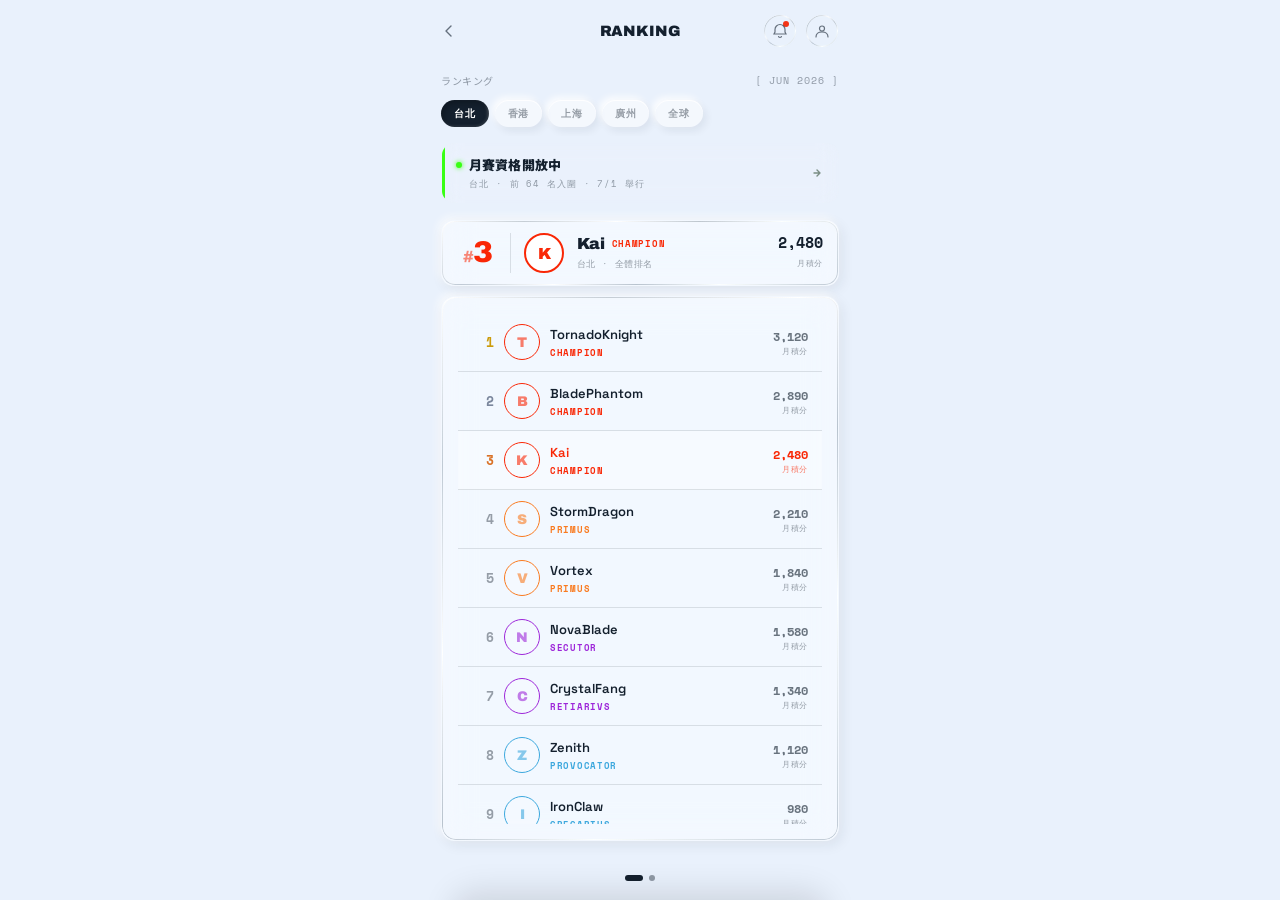
<file: Ranking.html>
<!DOCTYPE html>
<html lang="zh-TW">
<head>
  <meta charset="UTF-8">
  <meta name="viewport" content="width=device-width, initial-scale=1.0">
  <title>AMPHICLASH — Ranking</title>
  <link rel="stylesheet" href="_styles.css?v=20260624-1">
  <style>
    body { align-items: stretch; background: #ffffff; }
    /* center the header title */
    .app-header .logo {
      position: absolute; left: 50%; transform: translateX(-50%);
      pointer-events: none;
    }
    .app-shell {
      width: 100%;
      max-width: 430px;
      min-height: 100dvh;
      display: flex; flex-direction: column; overflow: hidden;
      margin: 0 auto;
      background: transparent;
    }

    /* ── Pager track ── */
    .pager-track {
      position: absolute;
      top: 0; left: 0; right: 0; bottom: 44px;
      display: flex;
      overflow-x: scroll;
      overflow-y: hidden;
      scroll-snap-type: x mandatory;
      scrollbar-width: none;
      -webkit-overflow-scrolling: touch;
    }
    .pager-track::-webkit-scrollbar { display: none; }

    .pager-panel {
      flex-shrink: 0;
      width: 100%; min-width: 100%; height: 100%;
      scroll-snap-align: start;
      display: flex;
      flex-direction: column;
      overflow: hidden;
    }

    /* ── Pager content area ── */
    .panel-content {
      flex: 1;
      min-height: 0;
      display: flex;
      flex-direction: column;
      padding: 13px 16px 15px;
      gap: 10px;
      overflow: visible;
    }

    /* tighter neumorphic shadow so it fully shows inside the tight pager (no clipping) */
    .skin-aqua .glass {
      box-shadow:
        3px 4px 13px rgba(20,32,46,0.08),
        -3px -3px 9px rgba(255,255,255,0.72),
        inset 0 1px 0 rgba(255,255,255,0.95) !important;
    }

    /* ── Region tabs ── */
    .region-tabs {
      display: flex; gap: 6px;
      overflow-x: auto; scrollbar-width: none; flex-shrink: 0;
      padding: 9px 3px; margin: -7px -3px -3px;
    }
    .region-tabs::-webkit-scrollbar { display: none; }
    .region-tab {
      flex-shrink: 0;
      font-family: var(--f-mono); font-size: 10px; font-weight: 700;
      letter-spacing: 0.08em; text-transform: uppercase;
      padding: 6px 13px; border-radius: 20px;
      border: none; background: rgba(255,255,255,0.5);
      box-shadow: 3px 4px 9px rgba(20,32,46,0.07), -3px -3px 7px rgba(255,255,255,0.85), inset 0 1px 0 rgba(255,255,255,0.9);
      color: var(--tx-3); cursor: pointer; transition: all .15s;
    }
    .region-tab--active {
      background: var(--tx); color: #fff;
      box-shadow: inset 2px 3px 7px rgba(0,0,0,0.28), inset -1px -1px 3px rgba(255,255,255,0.12);
    }

    /* ── Tournament banner ── */
    .tournament-banner {
      display: flex; align-items: center; justify-content: space-between;
      padding: 11px 14px; border-radius: 12px;
      border: 1px solid transparent;
      background: var(--glass-bg);
      -webkit-backdrop-filter: blur(10px); backdrop-filter: blur(10px);
      text-decoration: none; flex-shrink: 0; position: relative; overflow: hidden;
    }
    .tournament-banner::before {
      content: ''; position: absolute; left: 0; top: 0; bottom: 0; width: 3px;
      background: var(--neon);
    }
    .tournament-banner__title {
      font-family: var(--f-display); font-weight: 900;
      font-size: 13px; letter-spacing: -0.01em; color: var(--tx);
      display: flex; align-items: center; gap: 7px;
    }
    .tournament-banner__title::before {
      content: ''; width: 6px; height: 6px; border-radius: 50%;
      background: var(--neon); box-shadow: 0 0 5px var(--neon);
    }
    .tournament-banner__sub {
      font-family: var(--f-mono); font-size: 9px;
      letter-spacing: 0.10em; text-transform: uppercase;
      color: var(--tx-3); margin-top: 3px; padding-left: 13px;
    }

    /* ── Rank card (scrollable list) ── */
    .rank-card {
      flex: 1; min-height: 0;
      border-radius: 14px;
      overflow: hidden;
      display: flex; flex-direction: column;
    }
    .rank-scroll {
      flex: 1; min-height: 0;
      overflow-y: auto; -webkit-overflow-scrolling: touch;
      scrollbar-width: thin; scrollbar-color: var(--glass-bd) transparent;
      overflow-x: hidden;
    }
    .rank-scroll::-webkit-scrollbar { width: 4px; }
    .rank-scroll::-webkit-scrollbar-track { background: transparent; }
    .rank-scroll::-webkit-scrollbar-thumb {
      background: color-mix(in srgb, var(--tx-3) 45%, transparent);
      border-radius: 4px;
    }
    .rank-scroll::-webkit-scrollbar-thumb:hover { background: var(--tx-3); }
    .rank-list { display: flex; flex-direction: column; }

    .rank-row {
      display: flex; align-items: center; gap: 10px;
      padding: 11px 14px; border-bottom: 1px solid var(--line);
      transition: background .12s;
    }
    .rank-row:last-child { border-bottom: none; }
    .rank-row:hover { background: var(--glass-bg); }
    .rank-row--me {
      background: rgba(255,255,255,0.3);
    }
    .rank-row--me:hover { background: rgba(255,255,255,0.45); }

    .rank-num {
      font-family: var(--f-mono); font-weight: 700; font-size: 13px;
      color: var(--tx-3); width: 22px; text-align: right; flex-shrink: 0;
    }
    .rank-num--gold   { color: hsl(45 90% 42%); }
    .rank-num--silver { color: hsl(220 15% 55%); }
    .rank-num--bronze { color: hsl(25 70% 50%); }

    .rank-av {
      width: 36px; height: 36px; border-radius: 50%;
      background: var(--ph-base); display: flex; align-items: center; justify-content: center;
      font-family: var(--f-display); font-weight: 900; font-size: 14px;
      color: rgba(26,26,26,.35); border: 1.5px solid; flex-shrink: 0;
    }
    .rank-info { flex: 1; min-width: 0; }
    .rank-name {
      font-family: var(--f-ui); font-size: 13px; font-weight: 600; color: var(--tx);
      white-space: nowrap; overflow: hidden; text-overflow: ellipsis;
    }
    .rank-meta { display: flex; align-items: center; gap: 6px; margin-top: 3px; }
    .rank-pts { font-family: var(--f-mono); font-size: 12px; font-weight: 700; color: var(--tx-2); flex-shrink: 0; text-align: right; }
    .rank-pts-label { font-family: var(--f-mono); font-size: 8px; letter-spacing: 0.08em; text-transform: uppercase; color: var(--tx-3); text-align: right; }

    /* ── My-rank card (separated, sits below the list) ── */
    .my-rank-bar {
      flex-shrink: 0; margin-top: 7px; position: relative;
      display: flex; align-items: center; gap: 13px;
      padding: 12px 15px; border-radius: 13px;
      background: rgba(255,255,255,0.5);
      border: 1px solid transparent;
      -webkit-backdrop-filter: blur(16px) saturate(150%); backdrop-filter: blur(16px) saturate(150%);
      box-shadow:
        3px 4px 13px rgba(20,32,46,0.08),
        -3px -3px 9px rgba(255,255,255,0.72),
        inset 0 1px 0 rgba(255,255,255,0.95);
    }
    .my-rank-bar::before {
      content: ''; position: absolute; inset: 0; border-radius: inherit; padding: 1px;
      background: var(--metal);
      -webkit-mask: linear-gradient(#000 0 0) content-box, linear-gradient(#000 0 0);
              mask: linear-gradient(#000 0 0) content-box, linear-gradient(#000 0 0);
      -webkit-mask-composite: xor; mask-composite: exclude; pointer-events: none; z-index: 1;
    }
    .my-rank-bar > * { position: relative; z-index: 2; }
    .myr-rank { display: flex; flex-direction: column; align-items: center; flex-shrink: 0; min-width: 40px; }
    .myr-rank-kicker {
      font-family: var(--f-mono); font-size: 7.5px; font-weight: 700;
      letter-spacing: .14em; text-transform: uppercase; color: var(--tx-3); margin-bottom: 2px;
    }
    .myr-rank-num {
      font-family: var(--f-display); font-weight: 900; font-size: 30px;
      line-height: .85; letter-spacing: -.04em; color: var(--rk-champ);
    }
    .myr-rank-num small { font-size: 16px; opacity: .55; }
    .myr-divider { width: 1px; align-self: stretch; background: var(--line); flex-shrink: 0; }
    .myr-av {
      width: 40px; height: 40px; border-radius: 50%; flex-shrink: 0;
      display: flex; align-items: center; justify-content: center;
      font-family: var(--f-display); font-weight: 900; font-size: 16px;
      border: 2px solid var(--rk-champ); color: var(--rk-champ); background: #fff;
    }
    .myr-info { flex: 1; min-width: 0; }
    .myr-name {
      font-family: var(--f-display); font-weight: 900; font-size: 16px;
      letter-spacing: -.01em; color: var(--tx); line-height: 1;
      display: flex; align-items: center; gap: 7px;
    }
    .myr-sub {
      font-family: var(--f-mono); font-size: 9px; letter-spacing: .04em;
      color: var(--tx-3); margin-top: 5px;
    }
    .myr-stats { display: flex; gap: 16px; flex-shrink: 0; }
    .myr-stat { text-align: right; }
    .myr-stat b {
      display: block; font-family: var(--f-mono); font-weight: 700;
      font-size: 15px; color: var(--tx); line-height: 1;
    }
    .myr-stat span {
      font-family: var(--f-mono); font-size: 8px; letter-spacing: .08em;
      text-transform: uppercase; color: var(--tx-3);
    }

    /* ── Friends panel ── */
    .friends-empty {
      flex: 1; display: flex; flex-direction: column;
      align-items: center; justify-content: center; gap: 10px;
      opacity: .5;
    }

    .friend-row {
      display: flex; align-items: center; gap: 10px;
      padding: 12px 14px; border-bottom: 1px solid var(--line);
    }
    .friend-row:last-child { border-bottom: none; }
    .friend-row--me {
      background: rgba(255,255,255,0.3);
    }

    /* ── Dot indicator (same as Profile) ── */
    .pager-footer {
      position: absolute; bottom: 0; left: 0; right: 0; height: 44px;
      display: flex; align-items: center; justify-content: center; gap: 6px;
      background: transparent;
    }
    .dot {
      width: 6px; height: 6px; border-radius: 50%; background: var(--tx-3);
      transition: background .2s, width .2s; cursor: pointer;
    }
    .dot.active { background: var(--tx); width: 18px; border-radius: 3px; }

    /* ── Pager wrapper (fills between header and nav) ── */
    .pager-wrapper {
      flex: 1; min-height: 0; position: relative;
    }

    /* ── Player info sheet ── */
    .sheet-overlay {
      position: fixed; inset: 0; z-index: 80;
      background: rgba(0,0,0,0.18);
      opacity: 0; pointer-events: none;
      transition: opacity .25s;
    }
    .sheet-overlay.show { opacity: 1; pointer-events: auto; }

    .player-sheet {
      position: fixed; bottom: 0; z-index: 81;
      left: 50%; width: 375px; max-width: 100vw;
      background: #ffffff;
      border-radius: 20px 20px 0 0;
      border: 1px solid var(--line);
      border-bottom: none;
      max-height: 44vh;
      overflow-y: auto;
      -webkit-overflow-scrolling: touch;
      transform: translateX(-50%) translateY(100%);
      transition: transform .3s cubic-bezier(.32,.72,0,1);
      box-shadow: 0 -8px 32px rgba(0,0,0,0.12);
    }
    .player-sheet.show { transform: translateX(-50%) translateY(0); }
    .sheet-inner { display: contents; }

    .sheet-handle {
      width: 36px; height: 4px; border-radius: 2px;
      background: var(--line); margin: 10px auto 14px;
    }
    .sheet-body { padding: 0 20px 16px; }

    .sheet-av-row {
      display: flex; align-items: center; gap: 12px; margin-bottom: 12px;
    }
    .sheet-av {
      width: 44px; height: 44px; border-radius: 50%;
      display: flex; align-items: center; justify-content: center;
      font-family: var(--f-display); font-weight: 900; font-size: 18px;
      border: 2px solid; flex-shrink: 0;
    }
    .sheet-name {
      font-family: var(--f-display); font-weight: 900;
      font-size: 20px; letter-spacing: -0.02em; color: var(--tx); line-height: 1;
    }
    .sheet-rank {
      font-family: var(--f-mono); font-size: 9px; font-weight: 700;
      letter-spacing: .10em; text-transform: uppercase; margin-top: 3px;
    }

    .sheet-stats {
      display: grid; grid-template-columns: 1fr 1fr;
      gap: 0; margin-bottom: 12px;
      border: 1px solid var(--line); border-radius: 10px; overflow: hidden;
    }
    .sheet-stat {
      padding: 9px 8px; text-align: center;
      border-right: 1px solid var(--line);
    }
    .sheet-stat:last-child { border-right: none; }
    .sheet-stat__val {
      font-family: var(--f-mono); font-weight: 700; font-size: 15px;
      color: var(--tx); line-height: 1;
    }
    .sheet-stat__label {
      font-family: var(--f-mono); font-size: 8px;
      letter-spacing: .08em; text-transform: uppercase;
      color: var(--tx-3); margin-top: 3px;
    }

    .rank-row { cursor: pointer; }
    .rank-row:active { background: var(--glass-bg); }
    .friend-row { cursor: pointer; }
    .friend-row:active { background: var(--glass-bg); }

    /* ═══ Gooey metaball background ═══ */
    body.aqua-bg { background: #e9f1fc !important; }
    body.aqua-bg::after, body.aqua-bg::before { display: none !important; }
    .goo-stage, .goo-defs, .blob, .goo-veil { display: none !important; }
  </style>
</head>
<body class="aqua-bg">
  <div class="goo-stage" id="goo-stage"></div>
  <div class="goo-veil"></div>
  <svg class="goo-defs" xmlns="http://www.w3.org/2000/svg" aria-hidden="true">
    <defs>
      <filter id="goo">
        <feGaussianBlur in="SourceGraphic" stdDeviation="22" result="blur"/>
        <feColorMatrix in="blur" mode="matrix" values="1 0 0 0 0  0 1 0 0 0  0 0 1 0 0  0 0 0 20 -8" result="goo"/>
        <feGaussianBlur in="goo" stdDeviation="10"/>
      </filter>
    </defs>
  </svg>
  <div class="app-shell skin-aqua">

    <!-- Header -->
    <header class="app-header" style="flex-shrink:0;">
      <a href="Grid Hub.html" style="display:flex;align-items:center;gap:8px;color:var(--tx-2);text-decoration:none;">
        <svg width="16" height="16" viewBox="0 0 16 16" fill="none"><path d="M10 3L5 8l5 5" stroke="currentColor" stroke-width="1.4" stroke-linecap="round" stroke-linejoin="round"/></svg>
      </a>
      <span class="logo">RANKING</span>
      <div class="header-icons">
        <div class="header-icon" title="通知" onclick="alert('通知中心即將開放')" style="position:relative;cursor:pointer;">
          <svg width="16" height="16" viewBox="0 0 16 16" fill="none">
            <path d="M8 1.5a5 5 0 0 1 5 5v2.5l1 2H2l1-2V6.5a5 5 0 0 1 5-5z" stroke="currentColor" stroke-width="1.2" fill="none"/>
            <path d="M6.5 13a1.5 1.5 0 0 0 3 0" stroke="currentColor" stroke-width="1.2" fill="none"/>
          </svg>
          <span style="position:absolute;top:6px;right:7px;width:6px;height:6px;border-radius:50%;background:hsl(8 90% 52%);"></span>
        </div>
        <a class="header-icon" href="Profile.html" title="個人">
          <svg width="16" height="16" viewBox="0 0 16 16" fill="none">
            <circle cx="8" cy="5.5" r="2.5" stroke="currentColor" stroke-width="1.2"/>
            <path d="M2 14c0-3.3 2.7-5 6-5s6 1.7 6 5" stroke="currentColor" stroke-width="1.2" stroke-linecap="round"/>
          </svg>
        </a>
      </div>
    </header>

    <!-- Pager wrapper -->
    <div class="pager-wrapper">

      <!-- Pager track -->
      <div class="pager-track" id="pager-track">

        <!-- ══ Panel 1: 全體排行 ══ -->
        <div class="pager-panel">
          <div class="panel-content">

            <div class="tech-row" style="flex-shrink:0;">
              <span class="jp" style="font-size:10px;letter-spacing:.06em;">ランキング</span>
              <span>[ JUN 2026 ]</span>
            </div>

            <!-- Region tabs -->
            <div class="region-tabs">
              <button class="region-tab region-tab--active" onclick="setRegion(this)">台北</button>
              <button class="region-tab" onclick="setRegion(this)">香港</button>
              <button class="region-tab" onclick="setRegion(this)">上海</button>
              <button class="region-tab" onclick="setRegion(this)">廣州</button>
              <button class="region-tab" onclick="setRegion(this)">全球</button>
            </div>

            <!-- Tournament banner -->
            <a class="tournament-banner" href="#">
              <div>
                <div class="tournament-banner__title">月賽資格 開放中</div>
                <div class="tournament-banner__sub">台北 · 前 64 名入圍 · 7/1 舉行</div>
              </div>
              <svg width="14" height="14" viewBox="0 0 14 14" fill="none" style="flex-shrink:0;opacity:.5;">
                <path d="M4 7h6M7 4l3 3-3 3" stroke="#0c2b0e" stroke-width="1.4" stroke-linecap="round" stroke-linejoin="round"/>
              </svg>
            </a>

            <!-- My rank strip (separated) -->
            <div class="my-rank-bar">
              <div class="myr-rank">
                <span class="myr-rank-num"><small>#</small>3</span>
              </div>
              <div class="myr-divider"></div>
              <div class="myr-av">K</div>
              <div class="myr-info">
                <div class="myr-name">Kai
                  <span class="rankchip" style="color:var(--rk-champ);font-size:9px;"><span class="gem" style="width:8px;height:8px;background:var(--rk-champ);"></span>CHAMPION</span>
                </div>
                <div class="myr-sub">台北 · 全體排名</div>
              </div>
              <div class="myr-stats">
                <div class="myr-stat"><b>2,480</b><span>月積分</span></div>
              </div>
            </div>


            <!-- Rank card -->
            <div class="rank-card glass">
              <div class="rank-scroll">
                <div class="rank-list">

                  <div class="rank-row">
                    <div class="rank-num rank-num--gold">1</div>
                    <div class="rank-av" style="border-color:var(--rk-champ);color:color-mix(in srgb,var(--rk-champ) 60%,transparent);">T</div>
                    <div class="rank-info">
                      <div class="rank-name">TornadoKnight</div>
                      <div class="rank-meta">
                        <span class="rankchip" style="color:var(--rk-champ);font-size:9px;"><span class="gem" style="width:8px;height:8px;background:var(--rk-champ);"></span>CHAMPION</span>
                      </div>
                    </div>
                    <div style="text-align:right;flex-shrink:0;"><div class="rank-pts">3,120</div><div class="rank-pts-label">月積分</div></div>
                  </div>

                  <div class="rank-row">
                    <div class="rank-num rank-num--silver">2</div>
                    <div class="rank-av" style="border-color:var(--rk-champ);color:color-mix(in srgb,var(--rk-champ) 60%,transparent);">B</div>
                    <div class="rank-info">
                      <div class="rank-name">BladePhantom</div>
                      <div class="rank-meta">
                        <span class="rankchip" style="color:var(--rk-champ);font-size:9px;"><span class="gem" style="width:8px;height:8px;background:var(--rk-champ);"></span>CHAMPION</span>
                      </div>
                    </div>
                    <div style="text-align:right;flex-shrink:0;"><div class="rank-pts">2,890</div><div class="rank-pts-label">月積分</div></div>
                  </div>

                  <div class="rank-row rank-row--me">
                    <div class="rank-num rank-num--bronze">3</div>
                    <div class="rank-av" style="border-color:var(--rk-champ);color:color-mix(in srgb,var(--rk-champ) 60%,transparent);">K</div>
                    <div class="rank-info">
                      <div class="rank-name" style="color:var(--rk-champ);">Kai</div>
                      <div class="rank-meta">
                        <span class="rankchip" style="color:var(--rk-champ);font-size:9px;"><span class="gem" style="width:8px;height:8px;background:var(--rk-champ);"></span>CHAMPION</span>
                      </div>
                    </div>
                    <div style="text-align:right;flex-shrink:0;"><div class="rank-pts" style="color:var(--rk-champ);">2,480</div><div class="rank-pts-label" style="color:var(--rk-champ);opacity:.6;">月積分</div></div>
                  </div>

                  <div class="rank-row">
                    <div class="rank-num">4</div>
                    <div class="rank-av" style="border-color:var(--rk-primus);color:color-mix(in srgb,var(--rk-primus) 60%,transparent);">S</div>
                    <div class="rank-info">
                      <div class="rank-name">StormDragon</div>
                      <div class="rank-meta">
                        <span class="rankchip" style="color:var(--rk-primus);font-size:9px;"><span class="gem" style="width:8px;height:8px;background:var(--rk-primus);"></span>PRIMUS</span>
                      </div>
                    </div>
                    <div style="text-align:right;flex-shrink:0;"><div class="rank-pts">2,210</div><div class="rank-pts-label">月積分</div></div>
                  </div>

                  <div class="rank-row">
                    <div class="rank-num">5</div>
                    <div class="rank-av" style="border-color:var(--rk-primus);color:color-mix(in srgb,var(--rk-primus) 60%,transparent);">V</div>
                    <div class="rank-info">
                      <div class="rank-name">Vortex</div>
                      <div class="rank-meta">
                        <span class="rankchip" style="color:var(--rk-primus);font-size:9px;"><span class="gem" style="width:8px;height:8px;background:var(--rk-primus);"></span>PRIMUS</span>
                      </div>
                    </div>
                    <div style="text-align:right;flex-shrink:0;"><div class="rank-pts">1,840</div><div class="rank-pts-label">月積分</div></div>
                  </div>

                  <div class="rank-row">
                    <div class="rank-num">6</div>
                    <div class="rank-av" style="border-color:var(--rk-sec);color:color-mix(in srgb,var(--rk-sec) 60%,transparent);">N</div>
                    <div class="rank-info">
                      <div class="rank-name">NovaBlade</div>
                      <div class="rank-meta">
                        <span class="rankchip" style="color:var(--rk-sec);font-size:9px;"><span class="gem" style="width:8px;height:8px;background:var(--rk-sec);"></span>SECUTOR</span>
                      </div>
                    </div>
                    <div style="text-align:right;flex-shrink:0;"><div class="rank-pts">1,580</div><div class="rank-pts-label">月積分</div></div>
                  </div>

                  <div class="rank-row">
                    <div class="rank-num">7</div>
                    <div class="rank-av" style="border-color:var(--rk-ret);color:color-mix(in srgb,var(--rk-ret) 60%,transparent);">C</div>
                    <div class="rank-info">
                      <div class="rank-name">CrystalFang</div>
                      <div class="rank-meta">
                        <span class="rankchip" style="color:var(--rk-ret);font-size:9px;"><span class="gem" style="width:8px;height:8px;background:var(--rk-ret);"></span>RETIARIVS</span>
                      </div>
                    </div>
                    <div style="text-align:right;flex-shrink:0;"><div class="rank-pts">1,340</div><div class="rank-pts-label">月積分</div></div>
                  </div>

                  <div class="rank-row">
                    <div class="rank-num">8</div>
                    <div class="rank-av" style="border-color:var(--rk-prov);color:color-mix(in srgb,var(--rk-prov) 60%,transparent);">Z</div>
                    <div class="rank-info">
                      <div class="rank-name">Zenith</div>
                      <div class="rank-meta">
                        <span class="rankchip" style="color:var(--rk-prov);font-size:9px;"><span class="gem" style="width:8px;height:8px;background:var(--rk-prov);"></span>PROVOCATOR</span>
                      </div>
                    </div>
                    <div style="text-align:right;flex-shrink:0;"><div class="rank-pts">1,120</div><div class="rank-pts-label">月積分</div></div>
                  </div>

                  <div class="rank-row">
                    <div class="rank-num">9</div>
                    <div class="rank-av" style="border-color:var(--rk-greg);color:color-mix(in srgb,var(--rk-greg) 60%,transparent);">I</div>
                    <div class="rank-info">
                      <div class="rank-name">IronClaw</div>
                      <div class="rank-meta">
                        <span class="rankchip" style="color:var(--rk-greg);font-size:9px;"><span class="gem" style="width:8px;height:8px;background:var(--rk-greg);"></span>GREGARIUS</span>
                      </div>
                    </div>
                    <div style="text-align:right;flex-shrink:0;"><div class="rank-pts">980</div><div class="rank-pts-label">月積分</div></div>
                  </div>

                  <div class="rank-row">
                    <div class="rank-num">10</div>
                    <div class="rank-av" style="border-color:var(--rk-tiro);color:color-mix(in srgb,var(--rk-tiro) 60%,transparent);">P</div>
                    <div class="rank-info">
                      <div class="rank-name">PhoenixRise</div>
                      <div class="rank-meta">
                        <span class="rankchip" style="color:var(--rk-tiro);font-size:9px;"><span class="gem" style="width:8px;height:8px;background:var(--rk-tiro);"></span>TIRO</span>
                      </div>
                    </div>
                    <div style="text-align:right;flex-shrink:0;"><div class="rank-pts">750</div><div class="rank-pts-label">月積分</div></div>
                  </div>

                </div>
              </div>
            </div>


          </div>
        </div>
        <!-- ══ /Panel 1 ══ -->

        <!-- ══ Panel 2: 好友排行 ══ -->
        <div class="pager-panel">
          <div class="panel-content">

            <div class="tech-row" style="flex-shrink:0;">
              <span class="jp" style="font-size:10px;letter-spacing:.06em;">フレンド</span>
              <span>[ FRIENDS · 5 ]</span>
            </div>

            <!-- Rank card -->
            <div class="rank-card glass">
              <div class="rank-scroll">
                <div class="rank-list">

                  <div class="friend-row">
                    <div class="rank-num rank-num--gold">1</div>
                    <div class="rank-av" style="border-color:var(--rk-primus);color:color-mix(in srgb,var(--rk-primus) 60%,transparent);">V</div>
                    <div class="rank-info">
                      <div class="rank-name">Vortex</div>
                      <div class="rank-meta">
                        <span class="rankchip" style="color:var(--rk-primus);font-size:9px;"><span class="gem" style="width:8px;height:8px;background:var(--rk-primus);"></span>PRIMUS</span>
                      </div>
                    </div>
                    <div style="text-align:right;flex-shrink:0;"><div class="rank-pts">1,840</div><div class="rank-pts-label">月積分</div></div>
                  </div>

                  <div class="friend-row friend-row--me">
                    <div class="rank-num rank-num--silver">2</div>
                    <div class="rank-av" style="border-color:var(--rk-champ);color:color-mix(in srgb,var(--rk-champ) 60%,transparent);">K</div>
                    <div class="rank-info">
                      <div class="rank-name" style="color:var(--rk-champ);">Kai</div>
                      <div class="rank-meta">
                        <span class="rankchip" style="color:var(--rk-champ);font-size:9px;"><span class="gem" style="width:8px;height:8px;background:var(--rk-champ);"></span>CHAMPION</span>
                      </div>
                    </div>
                    <div style="text-align:right;flex-shrink:0;"><div class="rank-pts" style="color:var(--rk-champ);">2,480</div><div class="rank-pts-label" style="color:var(--rk-champ);opacity:.6;">月積分</div></div>
                  </div>

                  <div class="friend-row">
                    <div class="rank-num rank-num--bronze">3</div>
                    <div class="rank-av" style="border-color:var(--rk-sec);color:color-mix(in srgb,var(--rk-sec) 60%,transparent);">N</div>
                    <div class="rank-info">
                      <div class="rank-name">NovaBlade</div>
                      <div class="rank-meta">
                        <span class="rankchip" style="color:var(--rk-sec);font-size:9px;"><span class="gem" style="width:8px;height:8px;background:var(--rk-sec);"></span>SECUTOR</span>
                      </div>
                    </div>
                    <div style="text-align:right;flex-shrink:0;"><div class="rank-pts">1,580</div><div class="rank-pts-label">月積分</div></div>
                  </div>

                  <div class="friend-row">
                    <div class="rank-num ">4</div>
                    <div class="rank-av" style="border-color:var(--rk-prov);color:color-mix(in srgb,var(--rk-prov) 60%,transparent);">Z</div>
                    <div class="rank-info">
                      <div class="rank-name">Zenith</div>
                      <div class="rank-meta">
                        <span class="rankchip" style="color:var(--rk-prov);font-size:9px;"><span class="gem" style="width:8px;height:8px;background:var(--rk-prov);"></span>PROVOCATOR</span>
                      </div>
                    </div>
                    <div style="text-align:right;flex-shrink:0;"><div class="rank-pts">1,120</div><div class="rank-pts-label">月積分</div></div>
                  </div>

                  <div class="friend-row">
                    <div class="rank-num ">5</div>
                    <div class="rank-av" style="border-color:var(--rk-greg);color:color-mix(in srgb,var(--rk-greg) 60%,transparent);">I</div>
                    <div class="rank-info">
                      <div class="rank-name">IronClaw</div>
                      <div class="rank-meta">
                        <span class="rankchip" style="color:var(--rk-greg);font-size:9px;"><span class="gem" style="width:8px;height:8px;background:var(--rk-greg);"></span>GREGARIUS</span>
                      </div>
                    </div>
                    <div style="text-align:right;flex-shrink:0;"><div class="rank-pts">980</div><div class="rank-pts-label">月積分</div></div>
                  </div>

                </div>
              </div>
            </div>

          </div>
        </div>
        <!-- ══ /Panel 2 ══ -->


      </div><!-- /pager-track -->

      <!-- Footer: dots -->
      <div class="pager-footer">
        <div class="dot active" data-target="0" onclick="goPanel(0)"></div>
        <div class="dot" data-target="1" onclick="goPanel(1)"></div>
      </div>



    </div><!-- /pager-wrapper -->

  </div>

  <!-- Player info sheet -->
  <div class="sheet-overlay" id="sheet-overlay" onclick="closeSheet()"></div>
  <div class="player-sheet" id="player-sheet">
    <div class="sheet-inner">
      <div class="sheet-handle"></div>
      <div class="sheet-body">
        <div class="sheet-av-row">
        <div class="sheet-av" id="sh-av"></div>
        <div>
          <div class="sheet-name" id="sh-name"></div>
          <div class="sheet-rank" id="sh-rank"></div>
        </div>
      </div>
      <div class="sheet-stats">
        <div class="sheet-stat">
          <div class="sheet-stat__val" id="sh-pts"></div>
          <div class="sheet-stat__label">月積分</div>
        </div>
        <div class="sheet-stat">
          <div class="sheet-stat__val" id="sh-wr"></div>
          <div class="sheet-stat__label">勝率</div>
        </div>
      </div>
      <button onclick="alert('好友功能即將開放')" style="width:100%;padding:13px;border-radius:12px;border:1.5px solid var(--glass-bd);background:transparent;font-family:var(--f-mono);font-size:11px;font-weight:700;letter-spacing:.08em;text-transform:uppercase;color:var(--tx-2);cursor:pointer;">+ 加為好友</button>
    </div>
    </div>
  </div>

  <script>
    // Player data
    const PLAYERS = {
      'TornadoKnight': { letter:'T', rank:'CHAMPION', rankVar:'var(--rk-champ)', elo:'2,840', pts:'3,120', wr:'72%' },
      'BladePhantom':  { letter:'B', rank:'CHAMPION', rankVar:'var(--rk-champ)', elo:'2,710', pts:'2,890', wr:'69%' },
      'StormDragon':   { letter:'S', rank:'PRIMUS',   rankVar:'var(--rk-primus)', elo:'2,320', pts:'2,210', wr:'63%' },
      'Vortex':        { letter:'V', rank:'PRIMUS',   rankVar:'var(--rk-primus)', elo:'2,190', pts:'1,840', wr:'54%' },
      'NovaBlade':     { letter:'N', rank:'SECUTOR',  rankVar:'var(--rk-sec)',    elo:'1,980', pts:'1,580', wr:'58%' },
      'CrystalFang':   { letter:'C', rank:'RETIARIVS',rankVar:'var(--rk-ret)',    elo:'1,760', pts:'1,340', wr:'51%' },
      'Zenith':        { letter:'Z', rank:'PROVOCATOR',rankVar:'var(--rk-prov)', elo:'1,540', pts:'1,120', wr:'49%' },
      'IronClaw':      { letter:'I', rank:'GREGARIUS', rankVar:'var(--rk-greg)', elo:'1,310', pts:'980',   wr:'44%' },
      'PhoenixRise':   { letter:'P', rank:'TIRO',      rankVar:'var(--rk-tiro)', elo:'1,080', pts:'750',   wr:'38%' },
    };

    function openSheet(name) {
      if (name === 'Kai') return; // don't show sheet for self
      const p = PLAYERS[name];
      if (!p) return;
      const av = document.getElementById('sh-av');
      av.textContent = p.letter;
      av.style.borderColor = p.rankVar;
      av.style.color = p.rankVar;
      document.getElementById('sh-name').textContent = name;
      const rankEl = document.getElementById('sh-rank');
      rankEl.textContent = p.rank;
      rankEl.style.color = p.rankVar;
      document.getElementById('sh-pts').textContent = p.pts;
      document.getElementById('sh-wr').textContent  = p.wr;
      document.getElementById('sheet-overlay').classList.add('show');
      document.getElementById('player-sheet').classList.add('show');
    }

    function closeSheet() {
      document.getElementById('sheet-overlay').classList.remove('show');
      document.getElementById('player-sheet').classList.remove('show');
    }

    // Wire up rank rows
    document.querySelectorAll('.rank-row, .friend-row').forEach(row => {
      const nameEl = row.querySelector('.rank-name');
      if (!nameEl) return;
      const rawName = nameEl.textContent.replace(/·.*/,'').trim();
      if (rawName === 'Kai') return;
      row.addEventListener('click', () => openSheet(rawName));
    });

    function setRegion(btn) {
      document.querySelectorAll('.region-tab').forEach(t => t.classList.remove('region-tab--active'));
      btn.classList.add('region-tab--active');
    }
    function goPanel(idx) {
      const track = document.getElementById('pager-track');
      track.scrollTo({ left: idx * track.clientWidth, behavior: 'smooth' });
    }
    (function() {
      const track = document.getElementById('pager-track');
      const dots = document.querySelectorAll('.dot');
      track.addEventListener('scroll', function() {
        const idx = Math.round(track.scrollLeft / track.clientWidth);
        dots.forEach((d, i) => d.classList.toggle('active', i === idx));
      }, { passive: true });
    })();
  </script>

  <!-- Gooey metaballs background -->
  <script>
  (function(){
    const stage = document.getElementById('goo-stage'); if(!stage) return;
    const W=()=>window.innerWidth, H=()=>window.innerHeight;
    const COLORS=['#2A6FDB','#3278E2','#1FA6D6','#4FC3F7','#6E8BF5','#2A6FDB','#3aa0e6','#F15A22','#2A6FDB'];
    const COUNT=COLORS.length, blobs=[];
    class Blob{
      constructor(i){ this.el=document.createElement('div'); this.el.className='blob';
        this.el.style.background=COLORS[i%COLORS.length]; stage.appendChild(this.el); this.reset(); }
      reset(){ this.r=70+Math.random()*120; this.x=Math.random()*W(); this.y=Math.random()*H();
        this.speed=2.4+Math.random()*1.8; const a=Math.random()*Math.PI*2;
        this.vx=Math.cos(a)*this.speed; this.vy=Math.sin(a)*this.speed;
        this.pulsePhase=Math.random()*Math.PI*2; this.pulseSpeed=0.7+Math.random()*0.9; this.baseR=this.r;
        this.wobPhase=Math.random()*Math.PI*2; this.wobSpeed=0.9+Math.random()*1.2; this.wobAmp=7+Math.random()*9;
        this.flowPhase=Math.random()*Math.PI*2; this.flowSpeed=0.010+Math.random()*0.014;
        this.moodPhase=Math.random()*Math.PI*2; this.moodSpeed=0.25+Math.random()*0.5; this.applySize(); }
      applySize(){ this.el.style.width=this.r*2+'px'; this.el.style.height=this.r*2+'px'; }
      update(t,bs){
        this.flowPhase+=this.flowSpeed;
        this.vx+=Math.cos(this.flowPhase)*0.24; this.vy+=Math.sin(this.flowPhase*1.3+0.7)*0.24;
        const myMood=Math.sin(t*this.moodSpeed+this.moodPhase);
        for(const o of bs){ if(o===this)continue;
          const dx=o.x-this.x,dy=o.y-this.y,d=Math.hypot(dx,dy)||1,range=this.r+o.r+150;
          if(d<range){ const oM=Math.sin(t*o.moodSpeed+o.moodPhase),mood=(myMood+oM)*0.5,f=(1-d/range)*mood*0.10;
            this.vx+=dx/d*f; this.vy+=dy/d*f;
            const near=(this.r+o.r)*0.55; if(d<near){ const push=(1-d/near)*0.30; this.vx-=dx/d*push; this.vy-=dy/d*push; } } }
        this.vx*=0.97; this.vy*=0.97; const sp=Math.hypot(this.vx,this.vy)||1,MIN=0.7,MAX=4.0;
        if(sp<MIN){const k=MIN/sp;this.vx*=k;this.vy*=k;} else if(sp>MAX){const k=MAX/sp;this.vx*=k;this.vy*=k;}
        this.x+=this.vx; this.y+=this.vy;
        if(this.x<-this.r*0.5||this.x>W()+this.r*0.5)this.vx*=-1;
        if(this.y<-this.r*0.5||this.y>H()+this.r*0.5)this.vy*=-1;
        const pulse=1+Math.sin(t*this.pulseSpeed+this.pulsePhase)*0.16; this.r=this.baseR*pulse; this.applySize();
        const wx=Math.sin(t*this.wobSpeed+this.wobPhase)*this.wobAmp, wy=Math.cos(t*this.wobSpeed*0.85+this.wobPhase)*this.wobAmp;
        this.el.style.transform='translate('+(this.x-this.r+wx)+'px,'+(this.y-this.r+wy)+'px)'; }
    }
    for(let i=0;i<COUNT;i++)blobs.push(new Blob(i));
    const reduce=window.matchMedia('(prefers-reduced-motion: reduce)').matches;
    let start=null;
    function loop(ts){ if(start===null)start=ts; const t=(ts-start)/1000; for(const b of blobs)b.update(t,blobs); if(!reduce)requestAnimationFrame(loop); }
    if(reduce){ for(const b of blobs)b.update(0,blobs); } else requestAnimationFrame(loop);
    window.addEventListener('resize',()=>{ for(const b of blobs){ b.x=Math.min(b.x,W()); b.y=Math.min(b.y,H()); } });
  })();
  </script>
</body>
</html>
</file>
<file: _styles.css>
/* ═══════════════════════════════════════════════════════
   AMPHICLASH 2.0 — Shared Design System
   Visual Direction Spec v1.0 · skin-paper default
═══════════════════════════════════════════════════════ */

@import url('https://fonts.googleapis.com/css2?family=Archivo:ital,wght@0,600;0,800;0,900;1,900&family=Space+Grotesk:wght@400;500;600;700&family=Space+Mono:wght@400;700&family=Noto+Sans+JP:wght@400;700&family=Noto+Sans+TC:wght@500;700;900&display=swap');

*, *::before, *::after { box-sizing: border-box; margin: 0; padding: 0; }

html { height: 100%; }

body {
  min-height: 100%;
  background: #c8d0e2;
  display: flex;
  justify-content: center;
  align-items: flex-start;
  font-family: var(--f-ui);
}

/* ── Root tokens ── */
:root {
  --neon:      #39FF14;
  --neon-dim:  #2bd10f;

  --rk-tiro:   hsl(220 60% 70%);
  --rk-greg:   hsl(200 70% 55%);
  --rk-prov:   hsl(200 70% 55%);
  --rk-ret:    hsl(280 70% 50%);
  --rk-sec:    hsl(280 70% 50%);
  --rk-primus: hsl(25 95% 55%);
  --rk-champ:  hsl(8 95% 50%);

  --f-display: 'Archivo', 'Noto Sans TC', sans-serif;
  --f-ui:      'Space Grotesk', 'Noto Sans TC', sans-serif;
  --f-mono:    'Space Mono', ui-monospace, monospace;
  --f-jp:      'Noto Sans JP', sans-serif;
}

/* ── Skin: Paper (乾淨白底) ── */
.skin-paper {
  --bg:       #ffffff;
  --bg-2:     rgba(255,255,255,0.55);
  --glass-bg: rgba(255,255,255,0.72);
  --glass-bd: rgba(20,20,24,0.09);
  --glass-hi: rgba(255,255,255,0.96);
  --tx:       #111111;
  --tx-2:     rgba(17,17,17,0.58);
  --tx-3:     rgba(17,17,17,0.36);
  --line:     rgba(20,20,24,0.08);
  --halftone: rgba(20,20,24,0.40);
  --ph-base:  #e8e8e8;
}

/* ── Skin: Dark (戰鬥態 · cyberpunk) ── */
.skin-dark {
  --bg:       #0A0A0C;
  --bg-2:     #121216;
  --glass-bg: rgba(255,255,255,0.06);
  --glass-bd: rgba(255,255,255,0.12);
  --glass-hi: rgba(255,255,255,0.18);
  --tx:       #ffffff;
  --tx-2:     rgba(255,255,255,0.62);
  --tx-3:     rgba(255,255,255,0.40);
  --line:     rgba(255,255,255,0.14);
  --halftone: rgba(255,255,255,0.85);
  --ph-base:  #16161b;
}

/* ── App shell ── */
.app-shell {
  width: 375px;
  min-height: 100vh;
  position: relative;
  overflow-x: hidden;
  background: transparent;
  z-index: 2;
  color: var(--tx);
  font-family: var(--f-ui);
}

/* ═══ L0 — Collage (hidden · replaced by _particles.js) ═ */
.collage { display: none; }
._collage_compat {
  position: absolute;
  inset: 0;
  z-index: 0;
  overflow: hidden;
  pointer-events: none;
}

.layer-halftone {
  position: absolute; inset: 0;
  background-image: radial-gradient(var(--halftone) 21%, transparent 23%);
  background-size: 5px 5px;
  opacity: 0.18;
}
.skin-dark .layer-halftone { opacity: 0.10; }

.layer-noise {
  position: absolute; inset: 0;
  opacity: 0.20;
  background-image: url("data:image/svg+xml,%3Csvg xmlns='http://www.w3.org/2000/svg' width='90' height='90'%3E%3Cfilter id='n'%3E%3CfeTurbulence type='fractalNoise' baseFrequency='0.85' numOctaves='1'/%3E%3C/filter%3E%3Crect width='100%25' height='100%25' filter='url(%23n)'/%3E%3C/svg%3E");
}

.layer-scan {
  position: absolute; inset: 0;
  opacity: 0.06;
  background-image: repeating-linear-gradient(0deg, var(--tx) 0 1px, transparent 1px 3px);
}

.skin-paper .collage::after {
  content: '';
  position: absolute; inset: 0;
  background: linear-gradient(180deg,
    rgba(242,239,231,0.45) 0%,
    rgba(242,239,231,0.18) 40%,
    rgba(242,239,231,0.68) 100%);
}
.skin-dark .collage::after {
  content: '';
  position: absolute; inset: 0;
  background: linear-gradient(180deg,
    rgba(10,10,12,0.55) 0%,
    rgba(10,10,12,0.28) 40%,
    rgba(10,10,12,0.80) 100%);
}

/* ═══ L1 — Glass ════════════════════════════════════ */
.glass {
  position: relative;
  border-radius: 14px;
  padding: 16px;
  -webkit-backdrop-filter: blur(30px) saturate(220%);
  backdrop-filter: blur(30px) saturate(220%);
  background: var(--glass-bg);
  border: 1px solid var(--glass-bd);
  box-shadow: inset 0 1px 0 var(--glass-hi), 0 8px 32px rgba(0,0,0,0.08);
}
.glass--tight { padding: 12px; border-radius: 12px; }

@supports not ((backdrop-filter:blur(1px)) or (-webkit-backdrop-filter:blur(1px))) {
  .skin-paper .glass { background: rgba(235,231,220,0.90); }
  .skin-dark  .glass { background: rgba(20,20,26,0.92); }
}

/* ═══ L2 — Tech Chrome ══════════════════════════════ */
.tech-row {
  display: flex;
  align-items: center;
  justify-content: space-between;
  font-family: var(--f-mono);
  font-size: 10px;
  letter-spacing: 0.10em;
  color: var(--tx-3);
  text-transform: uppercase;
}
.jp { font-family: var(--f-jp); }
.mono { font-family: var(--f-mono); text-transform: uppercase; letter-spacing: 0.08em; }

.crosshair {
  position: absolute;
  width: 10px; height: 10px;
  z-index: 6; pointer-events: none;
}
.crosshair::before, .crosshair::after {
  content: ''; position: absolute; background: var(--tx-3);
}
.crosshair::before { left:50%; top:0; width:1px; height:100%; transform:translateX(-0.5px); }
.crosshair::after  { top:50%; left:0; height:1px; width:100%; transform:translateY(-0.5px); }

/* ═══ Typography ════════════════════════════════════ */
.t-display {
  font-family: var(--f-display);
  font-weight: 900;
  letter-spacing: -0.02em;
  line-height: 0.92;
}
.t-num {
  font-family: var(--f-mono);
  font-weight: 700;
  font-variant-numeric: tabular-nums;
}
.t-label {
  font-family: var(--f-mono);
  font-size: 9.5px;
  letter-spacing: 0.12em;
  text-transform: uppercase;
  color: var(--tx-3);
}

/* ═══ RankChip ══════════════════════════════════════ */
.rankchip {
  display: inline-flex;
  align-items: center;
  gap: 0;
  padding: 0;
  border-radius: 0;
  border: none;
  background: transparent !important;
  font-family: var(--f-mono);
  font-size: 11px;
  font-weight: 700;
  letter-spacing: 0.08em;
  text-transform: uppercase;
  white-space: nowrap;
}
.rankchip .gem { display: none; }
.rankchip--lg { padding: 0; font-size: 13px; }
.rankchip--lg .gem { display: none; }

/* ═══ VStatus ═══════════════════════════════════════ */
.vstatus {
  display: inline-flex;
  align-items: center;
  gap: 7px;
  font-family: var(--f-mono);
  font-size: 11px;
  font-weight: 700;
  letter-spacing: 0.10em;
  text-transform: uppercase;
  padding: 6px 11px;
  border-radius: 7px;
  border: 1px solid;
}
.vstatus .dot { width: 8px; height: 8px; border-radius: 50%; flex-shrink: 0; }
.vstatus--live .dot {
  background: var(--neon);
  box-shadow: 0 0 8px var(--neon);
  animation: pulse 1.1s ease-in-out infinite;
}
@keyframes pulse {
  0%,100% { transform: scale(1); opacity: 1; }
  50%      { transform: scale(1.55); opacity: 0.55; }
}
@media (prefers-reduced-motion: reduce) { .vstatus--live .dot { animation: none; } }

/* ═══ Buttons ═══════════════════════════════════════ */
.vbtn {
  font-family: var(--f-ui);
  font-weight: 700;
  font-size: 15px;
  border-radius: 14px;
  padding: 15px 16px;
  cursor: pointer;
  width: 100%;
  border: 1px solid var(--glass-bd);
  background: var(--glass-bg);
  color: var(--tx);
  -webkit-backdrop-filter: blur(30px) saturate(220%);
  backdrop-filter: blur(30px) saturate(220%);
  box-shadow: inset 0 1px 0 var(--glass-hi), 0 6px 20px rgba(0,0,0,0.08);
  display: flex;
  align-items: center;
  justify-content: center;
  gap: 8px;
  transition: transform .12s ease, box-shadow .2s ease, background .2s ease;
  text-decoration: none;
}
.vbtn:hover { background: rgba(20,20,24,0.10); transform: translateY(-1px); }
.vbtn:active { transform: translateY(0); }

.vbtn--go {
  background: rgba(57,255,20,0.20);
  border-color: rgba(57,255,20,0.50);
  box-shadow: inset 0 1px 0 rgba(255,255,255,0.45), 0 8px 28px rgba(57,255,20,0.18);
}
.skin-paper .vbtn--go { color: #0c2b0e; }
.skin-dark  .vbtn--go { color: #eafff0; }
.vbtn--go:hover {
  background: rgba(57,255,20,0.30);
  box-shadow: inset 0 1px 0 rgba(255,255,255,0.45), 0 10px 34px rgba(57,255,20,0.32);
}

.vbtn--ghost {
  background: transparent;
  border-color: var(--glass-bd);
  color: var(--tx-2);
  -webkit-backdrop-filter: none;
  backdrop-filter: none;
  box-shadow: none;
}
.vbtn--ghost:hover { background: var(--glass-bg); }

/* ═══ Header ════════════════════════════════════════ */
.app-header {
  position: relative; z-index: 10;
  display: flex;
  align-items: center;
  justify-content: space-between;
  padding: 14px 16px 12px;
  border-bottom: 1px solid var(--line);
  background: rgba(255,255,255,0.88);
  -webkit-backdrop-filter: blur(16px);
  backdrop-filter: blur(16px);
}
.app-header .logo {
  font-family: var(--f-display);
  font-weight: 900;
  font-size: 15px;
  letter-spacing: -0.01em;
  color: var(--tx);
  text-decoration: none;
}
.header-icons { display: flex; align-items: center; gap: 8px; }
.header-icon {
  width: 34px; height: 34px;
  border-radius: 50%;
  border: 1px solid var(--line);
  display: flex; align-items: center; justify-content: center;
  cursor: pointer;
  font-size: 15px;
  color: var(--tx-2);
  text-decoration: none;
  background: var(--glass-bg);
}

/* ═══ Page body ═════════════════════════════════════ */
.viz-body {
  position: relative; z-index: 5;
  padding: 14px 16px 32px;
  display: flex;
  flex-direction: column;
  gap: 14px;
}

/* ═══ MiniBattle row ════════════════════════════════ */
.mini-battle {
  display: flex;
  align-items: center;
  justify-content: space-between;
  padding: 8px 0;
  border-bottom: 1px solid var(--line);
  font-size: 13px;
}
.mini-battle:last-child { border-bottom: none; padding-bottom: 0; }
.mini-battle .result {
  font-family: var(--f-mono);
  font-size: 10px;
  font-weight: 700;
  letter-spacing: 0.08em;
  padding: 3px 7px;
  border-radius: 5px;
  border: 1px solid;
}
.mini-battle .result--win  { color: var(--neon-dim); border-color: rgba(57,255,20,0.35); background: rgba(57,255,20,0.10); }
.mini-battle .result--loss { color: var(--tx-3); border-color: var(--line); background: transparent; }

/* ═══ Neon block (live accent) ══════════════════════ */
.neon-block { position: absolute; background: var(--neon); }
.skin-dark .neon-block { box-shadow: 0 0 18px rgba(57,255,20,0.55); }

/* ═══ Stat grid ═════════════════════════════════════ */
.stat-grid {
  display: grid;
  grid-template-columns: 1fr 1fr;
  gap: 1px;
  background: var(--line);
  border-radius: 4px;
  overflow: hidden;
}
.stat-cell {
  background: rgba(255,255,255,0.82);
  padding: 12px 10px;
  display: flex;
  flex-direction: column;
  gap: 4px;
}


/* ═══ SKIN: AQUA — crystal glass (design guide · Mode A) ═══════════ */
.skin-aqua {
  --bg: transparent;
  --bg-2: rgba(251,251,251,0.16);
  --glass-bg: rgba(251,251,251,0.06);
  --glass-bd: rgba(251,251,251,0.55);
  --glass-hi: rgba(251,251,251,0.75);
  --tx: #14202e;
  --tx-2: rgba(20,32,46,0.62);
  --tx-3: rgba(20,32,46,0.42);
  --line: rgba(20,32,46,0.12);
  --halftone: rgba(20,32,46,0.28);
  --ph-base: rgba(255,255,255,0.12);
  --metal: linear-gradient(135deg, rgba(255,255,255,0.99) 0%, rgba(150,164,178,0.55) 18%, rgba(255,255,255,0.93) 38%, rgba(126,142,158,0.50) 56%, rgba(252,255,255,0.97) 74%, rgba(148,164,178,0.56) 100%);
}
body.aqua-bg {
  background:
    radial-gradient(135% 110% at 82% 72%, rgba(255,255,255,0.9) 0%, rgba(232,238,245,0.5) 26%, transparent 52%),
    radial-gradient(130% 120% at 8% 96%, rgba(150,162,176,0.40) 0%, rgba(150,162,176,0.18) 30%, transparent 62%),
    linear-gradient(158deg, #ffffff 0%, #f3f5f8 48%, #e8ecf1 100%) !important;
  background-attachment: fixed !important;
}
body.aqua-bg::after {
  content: ''; position: fixed; z-index: 0; pointer-events: none;
  width: 70vh; height: 70vh; top: 50%; left: 50%;
  border-radius: 50%; filter: blur(50px);
  background: radial-gradient(circle, rgba(255,255,255,0.6), rgba(226,234,244,0.25) 48%, transparent 72%);
  animation: aquaLight 14s ease-in-out infinite;
}
@keyframes aquaLight { 0%,100%{transform:translate(-20%,-70%) scale(1);} 50%{transform:translate(-80%,-30%) scale(1.2);} }
body.aqua-bg::before {
  content: ''; position: fixed; inset: 0; z-index: 1; pointer-events: none;
  opacity: 0.45; background-image: url("assets/grain.png"); background-size: 48px 48px; background-repeat: repeat;
}
@media (prefers-reduced-motion: reduce){ body.aqua-bg::after { animation: none; } }
.app-shell.skin-aqua { position: relative; z-index: 2; }
/* crystal glass — neumorphic soft surface + silver metallic edge (global standard, from Battle In Battle) */
.skin-aqua .glass, .skin-aqua .fan-card {
  position: relative;
  -webkit-backdrop-filter: blur(16px) saturate(150%); backdrop-filter: blur(16px) saturate(150%);
  background: rgba(255,255,255,0.5) !important;
  border-color: transparent !important;
  box-shadow:
    7px 9px 22px rgba(20,32,46,0.07),
    -6px -6px 16px rgba(255,255,255,0.7),
    inset 0 1px 0 rgba(255,255,255,0.95);
}
.skin-aqua .glass::before, .skin-aqua .fan-card::before {
  content: ''; position: absolute; inset: 0; border-radius: inherit; padding: 1.4px;
  background: var(--metal);
  -webkit-mask: linear-gradient(#000 0 0) content-box, linear-gradient(#000 0 0);
          mask: linear-gradient(#000 0 0) content-box, linear-gradient(#000 0 0);
  -webkit-mask-composite: xor; mask-composite: exclude; pointer-events: none; z-index: 3;
}
.skin-aqua .glass > *, .skin-aqua .fan-card > * { position: relative; z-index: 2; }
.skin-aqua .app-header { background: transparent; -webkit-backdrop-filter: none; backdrop-filter: none; border: 0; }
/* header chips match crystal cards: glass + silver metallic edge */
.skin-aqua .header-icon, .skin-aqua .banner-toggle {
  position: relative;
  background: rgba(251,251,251,0.04);
  border-color: transparent !important;
  -webkit-backdrop-filter: blur(2px); backdrop-filter: blur(2px);
  box-shadow: inset 0 1px 0 rgba(251,251,251,0.70);
}
.skin-aqua .header-icon::before, .skin-aqua .banner-toggle::before {
  content: ''; position: absolute; inset: 0; border-radius: inherit; padding: 1px;
  background: var(--metal);
  -webkit-mask: linear-gradient(#000 0 0) content-box, linear-gradient(#000 0 0);
          mask: linear-gradient(#000 0 0) content-box, linear-gradient(#000 0 0);
  -webkit-mask-composite: xor; mask-composite: exclude; pointer-events: none; z-index: 3;
}
.skin-aqua .header-icon > svg { position: relative; z-index: 2; }
.skin-aqua .battle-pill {
  background: rgba(251,251,251,0.92) !important; border: 1px solid rgba(255,255,255,0.85) !important;
  box-shadow: inset 0 1px 0 rgba(255,255,255,0.95), 0 10px 26px rgba(8,26,46,0.18) !important;
}
</file>
